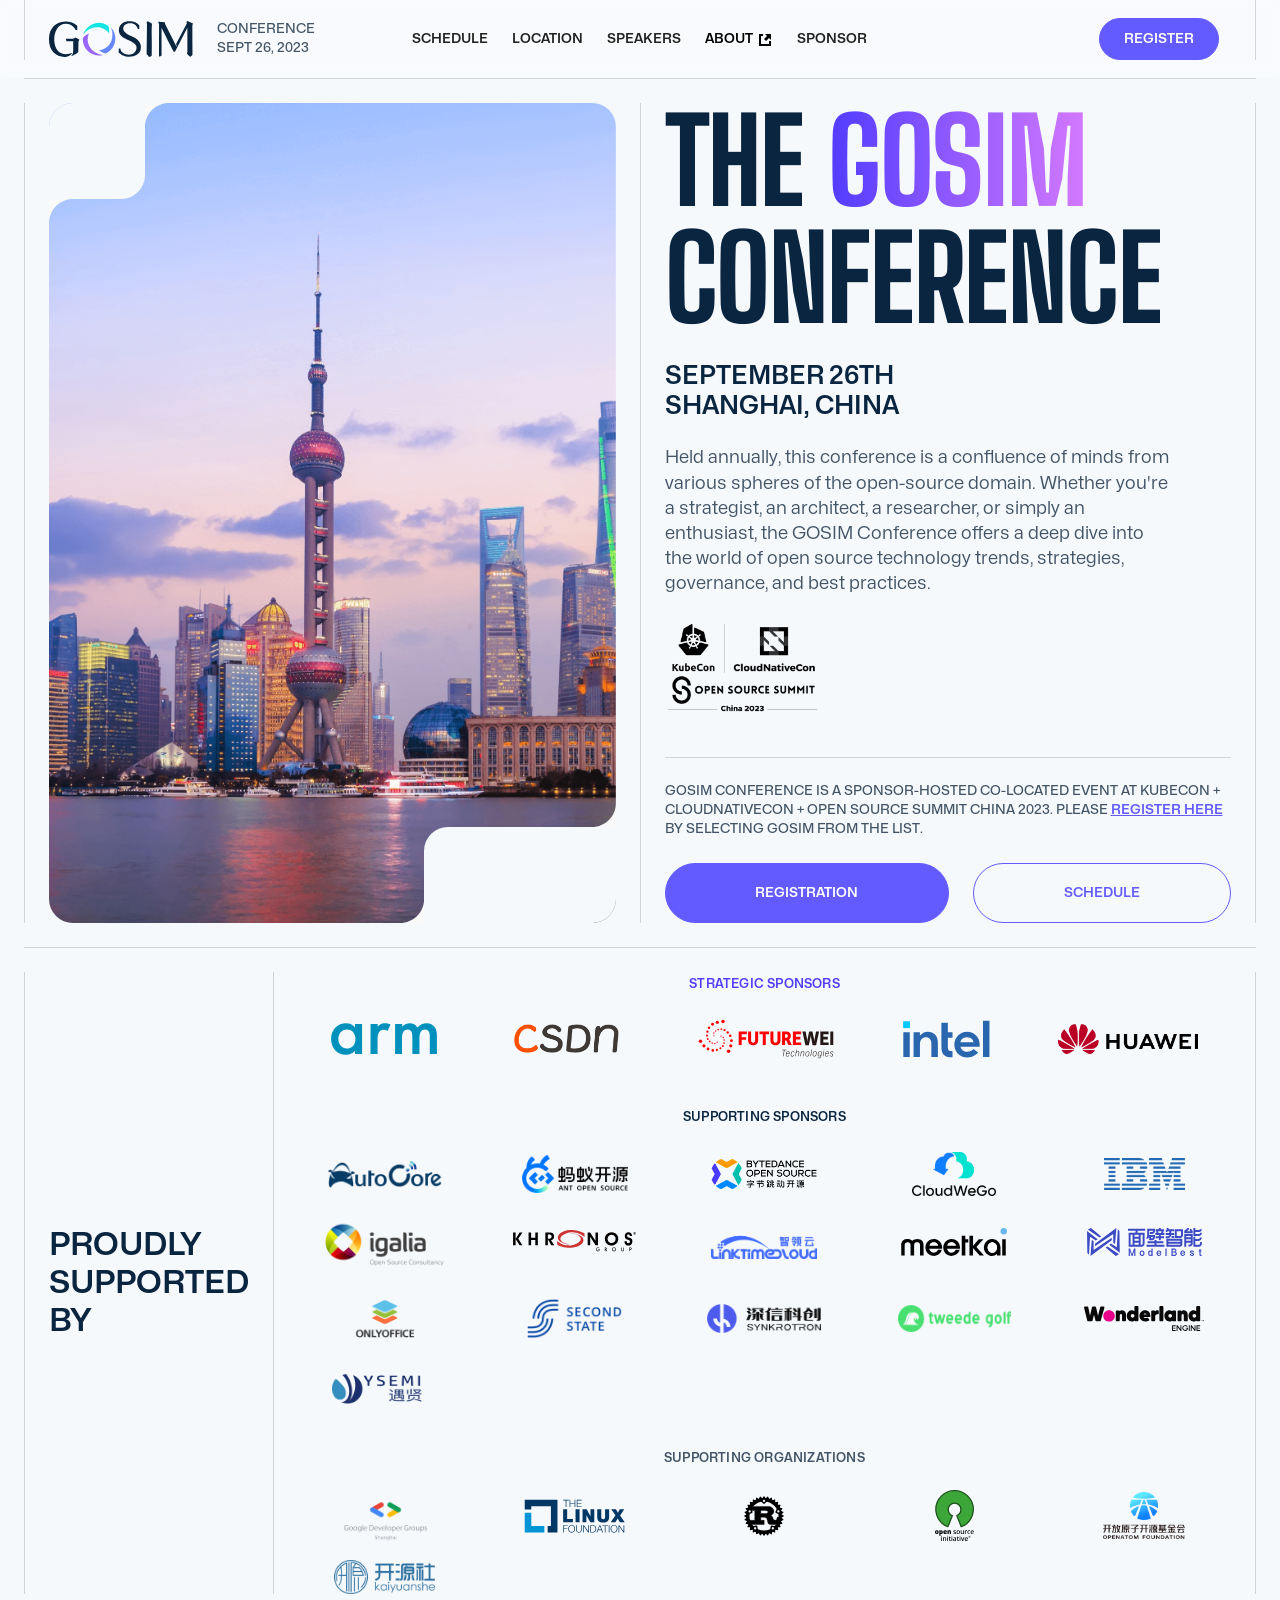
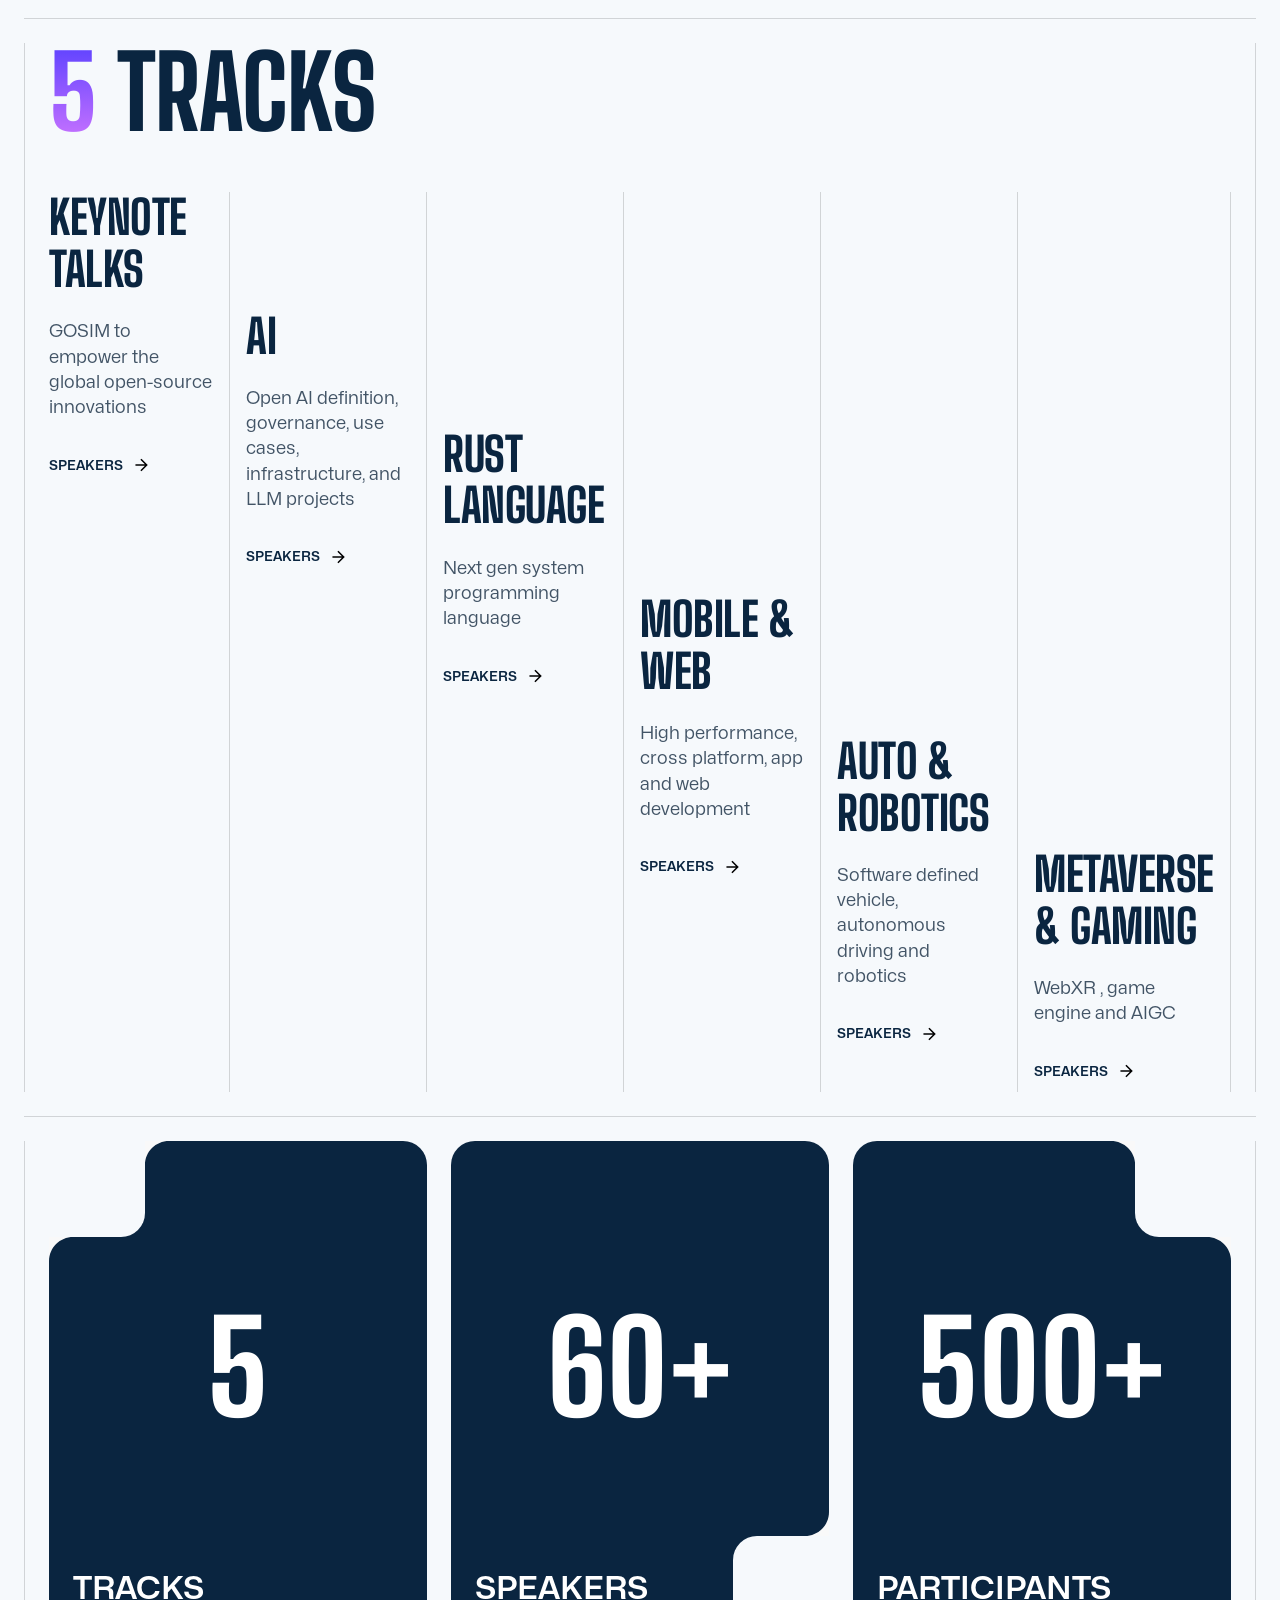
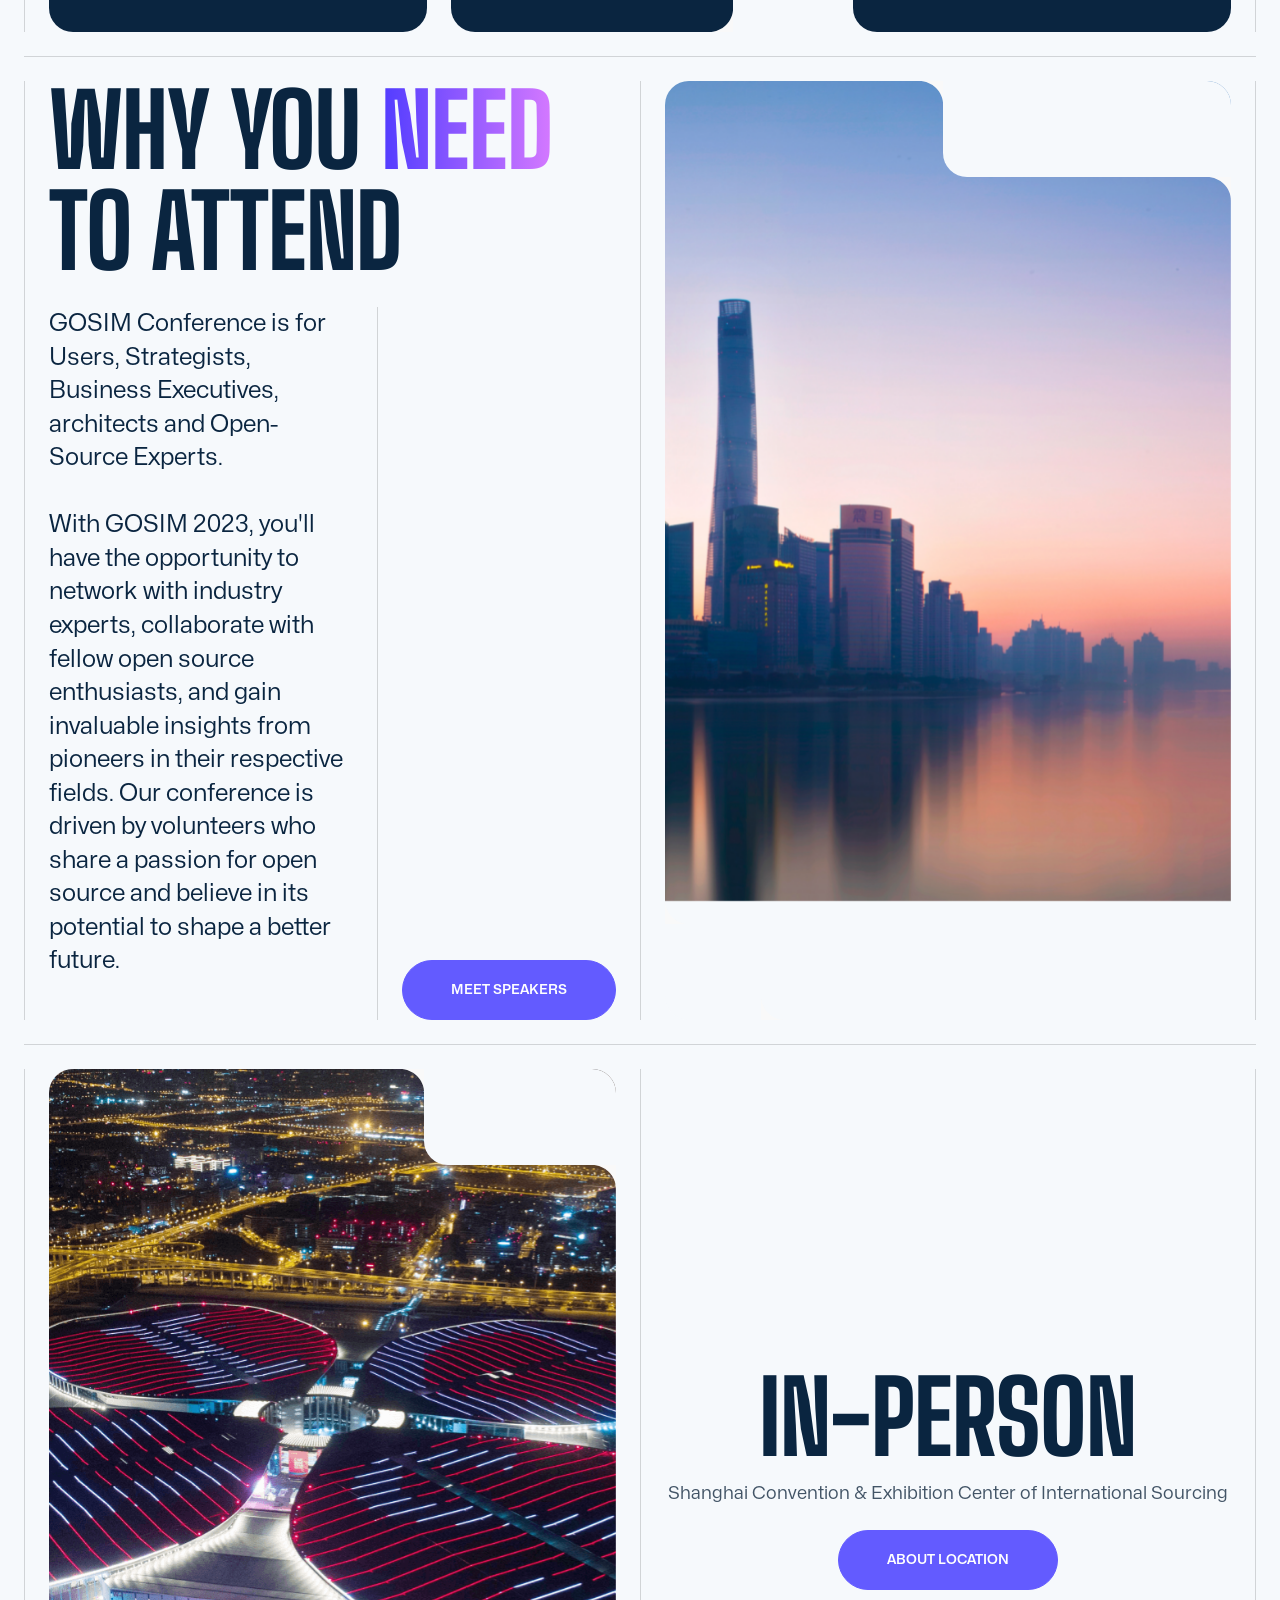
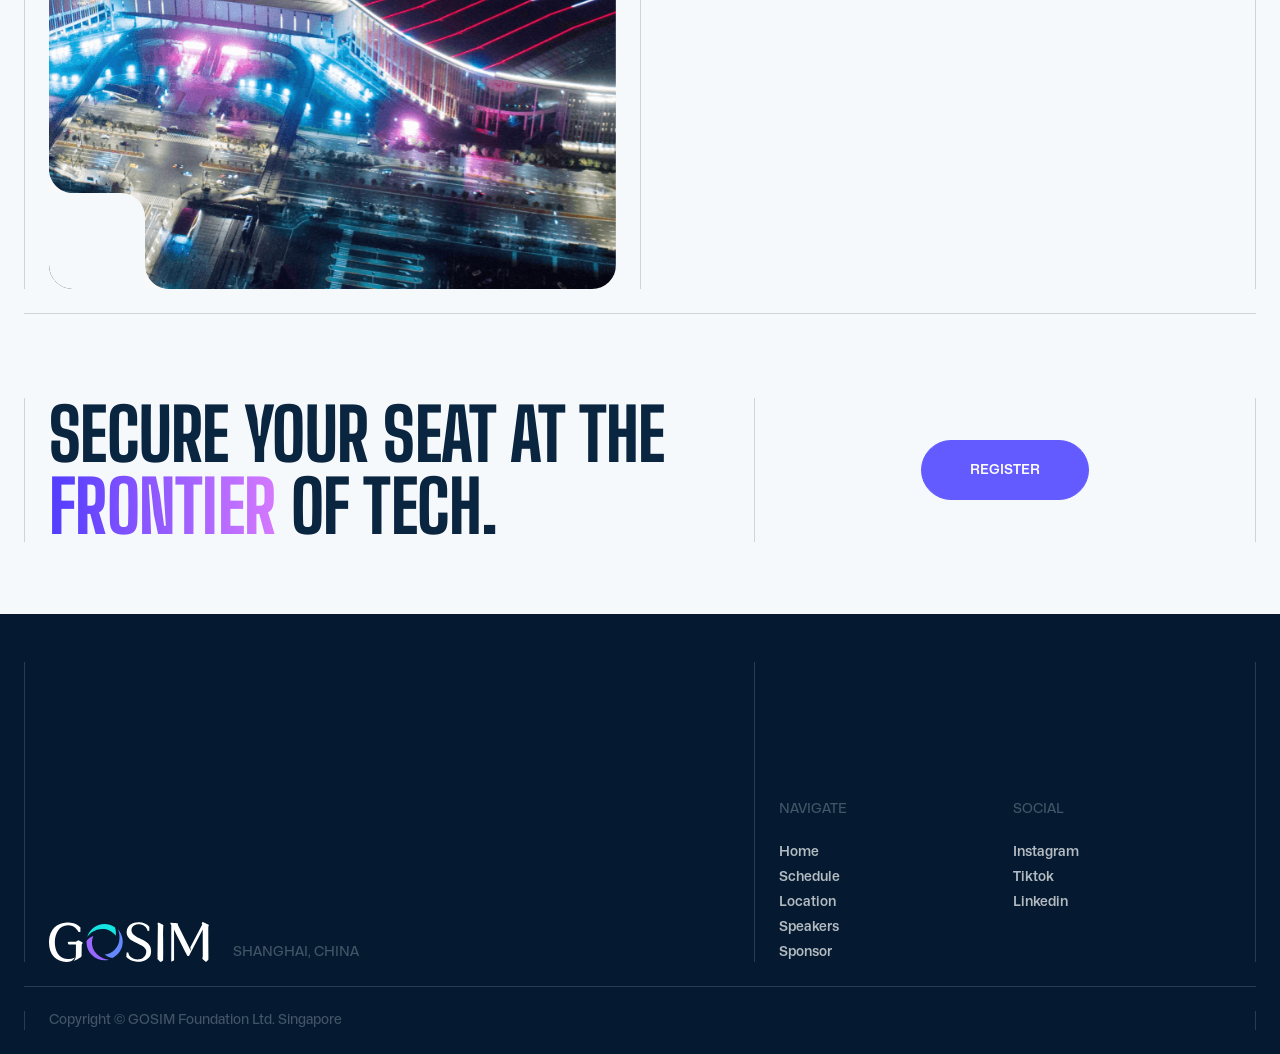
<file: index.html>
<!DOCTYPE html><!-- Last Published: Sat Apr 06 2024 01:32:18 GMT+0000 (Coordinated Universal Time) -->
<html data-wf-domain="conference2023.gosim.org" data-wf-page="64cb27d26b542a2d3aafcc16"
	data-wf-site="64cb27d16b542a2d3aafcbdd">

<head>
	<meta charset="utf-8" />
	<title>GOSIM Conference 2023 - Welcome</title>
	<meta content="GOSIM Conference 2023 - Welcome" property="og:title" />
	<meta content="GOSIM Conference 2023 - Welcome" property="twitter:title" />
	<meta content="width=device-width, initial-scale=1" name="viewport" />
	<link href="css/gosim-conference.css" rel="stylesheet" type="text/css" />
	<script
		type="text/javascript">!function (o, c) { var n = c.documentElement, t = " w-mod-"; n.className += t + "js", ("ontouchstart" in o || o.DocumentTouch && c instanceof DocumentTouch) && (n.className += t + "touch") }(window, document);</script>
	<link href="images/64df04108b62810ad6dc59b3_gosim-conference.png"
		rel="shortcut icon" type="image/x-icon" />
	<link href="images/64df04763ee10a7ce79408d1_gosim-256.png"
		rel="apple-touch-icon" />
	<style>
		body {
			-moz-osx-font-smoothing: grayscale;
			-webkit-font-smoothing: antialiased;
		}

		select,
		input,
		textarea {
			-webkit-appearance: none;
		}
	</style>
</head>

<body>
	<div class="page-wrapper">
		<div class="navbar-wrapper">
			<div class="container---main">
				<div data-animation="default" data-collapse="medium" data-duration="400" data-easing="ease"
					data-easing2="ease" role="banner" class="navbar w-nav">
					<div class="navbar-row">
						<div class="navbar-left">
							<a href="index.html" aria-current="page" class="brand w-nav-brand w--current"><img alt=""
									height="Auto"
									src="images/64d446e209b4d873d9518343_gosim-logo2.svg"
									class="logo logo-header" /></a>
							<div class="small-text navbar-date">Conference<br />SEPT 26, 2023</div>
						</div>
						<nav role="navigation" class="nav-menu w-nav-menu">
							<a href="schedule.html" class="nav-link w-nav-link">schedule</a><a href="location.html"
								class="nav-link w-nav-link">location</a><a href="speakers.html"
								class="nav-link w-nav-link">Speakers</a>
							<a href="https://www.gosim.org/" target="_blank"
								class="nav-link nav-link__flex w-inline-block">
								<div>About</div>
								<div class="external-icon"></div>
							</a>
							<a href="sponsors.html" class="nav-link w-nav-link">sponsor</a>
						</nav>
						<div class="div-block-7 sdf23">
							<a href="https://www.lfasiallc.com/kubecon-cloudnativecon-open-source-summit-china/register/"
								target="_blank" class="button small header-btn w-inline-block">
								<div>Register</div>
							</a>
							<div class="language"></div>
							<div class="menu-button w-nav-button">
								<div class="menu-button-wrapper">
									<div class="menu-button-horziontal">
										<div class="menu-button-horizontal-line line-1"></div>
										<div class="menu-button-horizontal-line line-2"></div>
										<div class="menu-button-horizontal-line line-3"></div>
									</div>
									<div class="menu-button-cross">
										<div class="menu-button-cross-line line-1"></div>
										<div class="menu-button-cross-line line-2"></div>
									</div>
								</div>
							</div>
						</div>
					</div>
				</div>
			</div>
		</div>
		<div class="content-wrapper">
			<div class="horizontal-line"></div>
			<div class="container---main">
				<div class="section-inner">
					<div class="image-wrapper">
						<div class="tall-image img-home"></div>
						<div class="corner-graphic">
							<div class="corner-graphic-top">
								<div class="corner-graphic-polygon"></div>
								<img src="images/64cb27d26b542a2d3aafccaa_rounded-corner.svg"
									alt="" class="graphic-round-1" />
							</div>
							<img src="images/64cb27d26b542a2d3aafccaa_rounded-corner.svg"
								alt="" class="graphic-round-1" />
						</div>
						<div class="corner-graphic bottom-right">
							<div class="corner-graphic-top">
								<div class="corner-graphic-polygon wide"></div>
								<img src="images/64cb27d26b542a2d3aafccaa_rounded-corner.svg"
									alt="" class="graphic-round-1" />
							</div>
							<img src="images/64cb27d26b542a2d3aafccaa_rounded-corner.svg"
								alt="" class="graphic-round-1" />
						</div>
					</div>
					<div class="vertical-line"></div>
					<div class="justify-between">
						<div id="w-node-_2f3799e2-8b86-96f6-924d-34a1fda5ce8c-3aafcc16" class="rows">
							<h1 id="w-node-bc605cec-be34-5eda-a3c0-f28c8a961059-3aafcc16">the <span
									class="text-span">gosim</span> <br />Conference</h1>
							<h4 class="dasd12">September 26th<br />Shanghai, China</h4>
							<div id="w-node-c1ba0d57-cc5a-7c31-63dd-714dafd540ff-3aafcc16" class="text-block">Held
								annually, this conference is a confluence of minds from various spheres of the
								open-source domain. Whether you&#x27;re a strategist, an architect, a researcher, or
								simply an enthusiast, the GOSIM Conference offers a deep dive into the world of open
								source technology trends, strategies, governance, and best practices.<br /></div>
							<div class="logos-wrapper">
								<div class="logo-row">
									<div class="logo-wrapper sdf3"><img
											src="images/64e56a18befa6173b980d358_kccnc-oss-china-2023-black.png"
											srcset="images/64e56a18befa6173b980d358_kccnc-oss-china-2023-black-p-500.png 500w, images/64e56a18befa6173b980d358_kccnc-oss-china-2023-black-p-800.png 800w, images/64e56a18befa6173b980d358_kccnc-oss-china-2023-black-p-1080.png 1080w, images/64e56a18befa6173b980d358_kccnc-oss-china-2023-black-p-1600.png 1600w, images/64e56a18befa6173b980d358_kccnc-oss-china-2023-black-p-2000.png 2000w, images/64e56a18befa6173b980d358_kccnc-oss-china-2023-black.png 2559w"
											sizes="(max-width: 479px) 155px, (max-width: 767px) 29vw, 155px" width="155"
											alt="" class="image" /></div>
								</div>
							</div>
						</div>
						<div id="w-node-_2f3799e2-8b86-96f6-924d-34a1fda5ce91-3aafcc16" class="rows">
							<div class="horizontal-line"></div>
							<div id="w-node-_38186dcc-29b6-18a8-ed78-b63f4bc2af56-3aafcc16" class="div-block-4">
								<div class="small-text">GOSIM Conference is a Sponsor-hosted Co-located Event at KubeCon
									+ CloudNativeCon + Open Source Summit China 2023. Please <a
										href="https://www.lfasiallc.com/kubecon-cloudnativecon-open-source-summit-china/co-located-events/sponsor-hosted-co-located-events/"
										target="_blank" class="link-2">register here</a> By selecting GOSIM from the
									list.<br /></div>
							</div>
							<div id="w-node-_2f3799e2-8b86-96f6-924d-34a1fda5ce93-3aafcc16" class="columns hero-action">
								<div class="vertical-line lkje2"></div>
								<a href="https://www.lfasiallc.com/kubecon-cloudnativecon-open-source-summit-china/register/"
									target="_blank" class="button hero-button w-inline-block">
									<div>RegistRATION</div>
								</a>
								<a href="schedule.html" class="button bordered hero-button w-inline-block">
									<div>Schedule</div>
								</a>
							</div>
						</div>
					</div>
				</div>
			</div>
			<div class="horizontal-line"></div>
			<div class="container---main">
				<div class="section-inner sponsors">
					<h4>proudly<br />Supported<br />by</h4>
					<div class="vertical-line"></div>
					<div class="vert-flex">
						<div class="text-block-4 ds2"><span class="text-span-8">strategic Sponsors</span></div>
						<div class="logos-wrapper">
							<div class="logo-row jlkjlk">
								<div class="logo-wrapper"><a href="https://www.arm.com/" target="_blank"
										class="w-inline-block"><img
											src="images/64d465bc8454ba4abb21b5c9_Arm_logo_2017.svg"
											alt="" width="106" /></a></div>
								<div class="logo-wrapper"><a href="https://www.csdn.net/" target="_blank"
										class="w-inline-block"><img
											src="images/64dc3a01fec90a680eb86ec8_db56efec562bcb37ff89843d5a217dd4.png"
											srcset="images/64dc3a01fec90a680eb86ec8_db56efec562bcb37ff89843d5a217dd4-p-500.png 500w, images/64dc3a01fec90a680eb86ec8_db56efec562bcb37ff89843d5a217dd4.png 745w"
											width="126" sizes="(max-width: 479px) 35vw, (max-width: 767px) 23vw, 126px"
											alt="" /></a></div>
								<div class="logo-wrapper"><a href="https://www.futurewei.com/" target="_blank"
										class="w-inline-block"><img
											src="images/64d465bc3583c11cf93c2e0f_futurewei-5-2.svg"
											alt="" width="140" /></a></div>
								<div class="logo-wrapper"><a href="https://www.intel.com/" target="_blank"
										class="w-inline-block"><img
											src="images/64ef9f66ef666476a27e1bc7_intel-logo-svg.svg"
											alt="" width="89" /></a></div>
								<div id="w-node-_83ffaf04-e34e-bdea-8ce4-99a552fdf5b1-3aafcc16" class="logo-wrapper"><a
										href="https://www.huawei.com/" target="_blank" class="w-inline-block"><img
											src="images/65041c95e40b8a3630ef8f6c_HW_CMYK_Horizontal-300ppi-removebg-preview.png"
											srcset="images/65041c95e40b8a3630ef8f6c_HW_CMYK_Horizontal-300ppi-removebg-preview-p-500.png 500w, images/65041c95e40b8a3630ef8f6c_HW_CMYK_Horizontal-300ppi-removebg-preview-p-800.png 800w, images/65041c95e40b8a3630ef8f6c_HW_CMYK_Horizontal-300ppi-removebg-preview.png 1069w"
											width="140"
											sizes="(max-width: 479px) 35vw, (max-width: 767px) 24vw, (max-width: 991px) 140px, (max-width: 1279px) 13vw, 140px"
											alt="" /></a></div>
							</div>
						</div>
						<div class="text-block-4">supporting Sponsors</div>
						<div class="logos-wrapper">
							<div class="logo-row dfsfd">
								<div class="logo-wrapper"><a href="#" class="w-inline-block"><img
											src="images/650403242f8baccfbbe1de6e_%E4%BC%81%E4%B8%9A%E5%BE%AE%E4%BF%A1%E6%88%AA%E5%9B%BE_16947615421629-removebg-preview.png"
											srcset="images/650403242f8baccfbbe1de6e_%E4%BC%81%E4%B8%9A%E5%BE%AE%E4%BF%A1%E6%88%AA%E5%9B%BE_16947615421629-removebg-preview-p-500.png 500w, images/650403242f8baccfbbe1de6e_%E4%BC%81%E4%B8%9A%E5%BE%AE%E4%BF%A1%E6%88%AA%E5%9B%BE_16947615421629-removebg-preview-p-800.png 800w, images/650403242f8baccfbbe1de6e_%E4%BC%81%E4%B8%9A%E5%BE%AE%E4%BF%A1%E6%88%AA%E5%9B%BE_16947615421629-removebg-preview.png 1032w"
											width="117" sizes="(max-width: 479px) 36vw, (max-width: 767px) 24vw, 117px"
											alt="" /></a></div>
								<div class="logo-wrapper"><a href="#" class="w-inline-block"><img
											src="images/64ed933e77a32a29681f040b_%E4%BC%81%E4%B8%9A%E5%BE%AE%E4%BF%A1%E6%88%AA%E5%9B%BE_d3243a0e-a6f8-498c-84ae-ee26c1a42503-removebg-preview.png"
											srcset="images/64ed933e77a32a29681f040b_%E4%BC%81%E4%B8%9A%E5%BE%AE%E4%BF%A1%E6%88%AA%E5%9B%BE_d3243a0e-a6f8-498c-84ae-ee26c1a42503-removebg-preview-p-500.png 500w, images/64ed933e77a32a29681f040b_%E4%BC%81%E4%B8%9A%E5%BE%AE%E4%BF%A1%E6%88%AA%E5%9B%BE_d3243a0e-a6f8-498c-84ae-ee26c1a42503-removebg-preview-p-800.png 800w, images/64ed933e77a32a29681f040b_%E4%BC%81%E4%B8%9A%E5%BE%AE%E4%BF%A1%E6%88%AA%E5%9B%BE_d3243a0e-a6f8-498c-84ae-ee26c1a42503-removebg-preview.png 836w"
											width="106" sizes="(max-width: 479px) 36vw, 106px" alt="" /></a></div>
								<div class="logo-wrapper"><a href="#" class="w-inline-block"><img
											src="images/650400fcf145b2e745271fc2_482b5fef88c8b5d8b8e609c243f73ef-removebg-preview.png"
											srcset="images/650400fcf145b2e745271fc2_482b5fef88c8b5d8b8e609c243f73ef-removebg-preview-p-500.png 500w, images/650400fcf145b2e745271fc2_482b5fef88c8b5d8b8e609c243f73ef-removebg-preview.png 777w"
											width="134"
											sizes="(max-width: 479px) 36vw, (max-width: 767px) 25vw, (max-width: 991px) 134px, (max-width: 1279px) 12vw, 134px"
											alt="" /></a></div>
								<div class="logo-wrapper"><a href="#" class="w-inline-block"><img
											src="images/65040159419b5767784d185a_%E5%B8%A6%E5%AD%97%E7%AB%96%E5%90%91%EF%BC%88%E5%BD%A9logo+%E9%BB%91%E5%AD%97%EF%BC%89.png"
											srcset="images/65040159419b5767784d185a_%E5%B8%A6%E5%AD%97%E7%AB%96%E5%90%91%EF%BC%88%E5%BD%A9logo+%E9%BB%91%E5%AD%97%EF%BC%89-p-500.png 500w, images/65040159419b5767784d185a_%E5%B8%A6%E5%AD%97%E7%AB%96%E5%90%91%EF%BC%88%E5%BD%A9logo+%E9%BB%91%E5%AD%97%EF%BC%89-p-800.png 800w, images/65040159419b5767784d185a_%E5%B8%A6%E5%AD%97%E7%AB%96%E5%90%91%EF%BC%88%E5%BD%A9logo+%E9%BB%91%E5%AD%97%EF%BC%89-p-1080.png 1080w, images/65040159419b5767784d185a_%E5%B8%A6%E5%AD%97%E7%AB%96%E5%90%91%EF%BC%88%E5%BD%A9logo+%E9%BB%91%E5%AD%97%EF%BC%89.png 1509w"
											width="84" sizes="(max-width: 479px) 36vw, 84px" alt="" /></a></div>
								<div class="logo-wrapper"><a href="#" class="w-inline-block"><img
											src="images/65090fee64dd027e69bd8de8_IBM-removebg-preview.png"
											srcset="images/65090fee64dd027e69bd8de8_IBM-removebg-preview-p-500.png 500w, images/65090fee64dd027e69bd8de8_IBM-removebg-preview.png 790w"
											width="81"
											sizes="(max-width: 479px) 35vw, (max-width: 1279px) 81px, (max-width: 1439px) 6vw, 81px"
											alt="" /></a></div>
								<div class="logo-wrapper"><a href="https://www.igalia.com/" target="_blank"
										class="w-inline-block"><img
											src="images/65041cf38d3a51635ba66c9a_igalia-tagline_-_500px_-_RGB_-_Feb23-removebg-preview.png"
											srcset="images/65041cf38d3a51635ba66c9a_igalia-tagline_-_500px_-_RGB_-_Feb23-removebg-preview-p-500.png 500w, images/65041cf38d3a51635ba66c9a_igalia-tagline_-_500px_-_RGB_-_Feb23-removebg-preview.png 784w"
											width="119"
											sizes="(max-width: 479px) 36vw, (max-width: 767px) 24vw, (max-width: 991px) 119px, (max-width: 1279px) 12vw, 119px"
											alt="" /></a></div>
								<div class="logo-wrapper"><a href="https://www.khronos.org/" target="_blank"
										class="w-inline-block"><img
											src="images/64efa1618fc14704eb5347ec_khronos1.svg"
											alt="" width="123" class="image-2" /></a></div>
								<div class="logo-wrapper"><a href="#" class="w-inline-block"><img
											src="images/64eda611198f685909b1942e_linktimecloud%20-logo(2).png"
											srcset="images/64eda611198f685909b1942e_linktimecloud%20-logo(2)-p-500.png 500w, images/64eda611198f685909b1942e_linktimecloud%20-logo(2)-p-800.png 800w, images/64eda611198f685909b1942e_linktimecloud%20-logo(2)-p-1080.png 1080w, images/64eda611198f685909b1942e_linktimecloud%20-logo(2)-p-1600.png 1600w, images/64eda611198f685909b1942e_linktimecloud%20-logo(2).png 1736w"
											width="106" sizes="(max-width: 479px) 36vw, 106px" alt=""
											class="image-2" /></a></div>
								<div class="logo-wrapper"><a href="https://meetkai.com/" target="_blank"
										class="w-inline-block"><img
											src="images/64d46779773cf65a9007b74f_meetkai.svg"
											alt="" width="106" /></a></div>
								<div class="logo-wrapper"><a href="https://modelbest.cn/" target="_blank"
										class="w-inline-block"><img
											src="images/64d46815067ab3cc7ba36b93_ModelBest%201.svg"
											alt="" width="115" /></a></div>
								<div class="logo-wrapper"><a href="#" class="w-inline-block"><img
											src="images/6504034cf145b2e745297d31_logo_center.png"
											srcset="images/6504034cf145b2e745297d31_logo_center-p-500.png 500w, images/6504034cf145b2e745297d31_logo_center.png 832w"
											width="118"
											sizes="(max-width: 479px) 36vw, (max-width: 767px) 24vw, (max-width: 991px) 118px, (max-width: 1279px) 12vw, 118px"
											alt="" /></a></div>
								<div class="logo-wrapper"><a href="https://www.secondstate.io/" target="_blank"
										class="w-inline-block"><img
											src="images/64e5677b2c5e18cbf2a67795_logo.png"
											alt="" width="97" /></a></div>
								<div class="logo-wrapper">
									<a href="https://www.synkrotron.ai/" target="_blank" class="w-inline-block"><img
											src="images/64e439a816a42ac570a5de71_%E6%B7%B1%E4%BF%A1%20%E6%8B%B7%E8%B4%9D.png"
											srcset="images/64e439a816a42ac570a5de71_%E6%B7%B1%E4%BF%A1%20%E6%8B%B7%E8%B4%9D-p-500.png 500w, images/64e439a816a42ac570a5de71_%E6%B7%B1%E4%BF%A1%20%E6%8B%B7%E8%B4%9D.png 546w"
											width="114" sizes="(max-width: 479px) 36vw, 114px" alt=""
											class="image-2" /></a>
								</div>
								<div class="logo-wrapper"><a href="https://tweedegolf.nl/en" target="_blank"
										class="w-inline-block"><img
											src="images/64e6b9096e6ad43bbf871a85_wecom-temp-35953-6d6b0a9a97e4c806acf3c3bb6ea783e3.png"
											srcset="images/64e6b9096e6ad43bbf871a85_wecom-temp-35953-6d6b0a9a97e4c806acf3c3bb6ea783e3-p-500.png 500w, images/64e6b9096e6ad43bbf871a85_wecom-temp-35953-6d6b0a9a97e4c806acf3c3bb6ea783e3-p-800.png 800w, images/64e6b9096e6ad43bbf871a85_wecom-temp-35953-6d6b0a9a97e4c806acf3c3bb6ea783e3-p-1080.png 1080w, images/64e6b9096e6ad43bbf871a85_wecom-temp-35953-6d6b0a9a97e4c806acf3c3bb6ea783e3.png 1401w"
											width="113" sizes="(max-width: 479px) 36vw, 113px" alt="" /></a></div>
								<div class="logo-wrapper"><a href="https://wonderlandengine.com/" target="_blank"
										class="w-inline-block"><img
											src="images/64d4678749a58717c10bf562_wonderland.svg"
											alt="" width="120" /></a></div>
								<div id="w-node-c7d0ed5d-faa3-fb26-8846-0ea4ad85a78d-3aafcc16" class="logo-wrapper"><a
										href="#" class="w-inline-block"><img
											src="images/650402cd08153b9e86ee2f28_%E9%81%87%E8%B4%A4logo.png"
											srcset="images/650402cd08153b9e86ee2f28_%E9%81%87%E8%B4%A4logo-p-500.png 500w, images/650402cd08153b9e86ee2f28_%E9%81%87%E8%B4%A4logo-p-800.png 800w, images/650402cd08153b9e86ee2f28_%E9%81%87%E8%B4%A4logo-p-1080.png 1080w, images/650402cd08153b9e86ee2f28_%E9%81%87%E8%B4%A4logo-p-1600.png 1600w, images/650402cd08153b9e86ee2f28_%E9%81%87%E8%B4%A4logo-p-2000.png 2000w, images/650402cd08153b9e86ee2f28_%E9%81%87%E8%B4%A4logo-p-2600.png 2600w, images/650402cd08153b9e86ee2f28_%E9%81%87%E8%B4%A4logo-p-3200.png 3200w, images/650402cd08153b9e86ee2f28_%E9%81%87%E8%B4%A4logo.png 3677w"
											width="106" sizes="(max-width: 479px) 36vw, 106px" alt="" /></a></div>
							</div>
						</div>
						<div class="text-block-4 pkl">supporting organizations</div>
						<div class="logos-wrapper">
							<div class="logo-row jlk4j3kl hidsak32">
								<div class="logo-wrapper"><img
										src="images/6509114e9356cfba3438cd4a_gd.png"
										alt="" width="110" /></div>
								<div class="logo-wrapper"><img
										src="images/64d481fba5aa881ed6b0d9ce_Linux_Foundation_logo_2013.svg"
										alt="" width="101" /></div>
								<div class="logo-wrapper"><img
										src="images/64d481fbcccc27a458f63f1f_Rust_programming_language_black_logo.svg"
										alt="" width="40" /></div>
								<div class="logo-wrapper"><img
										src="images/64d4875ec4a24c4c08dfb3e7_lkk23.svg"
										alt="" width="39" /></div>
								<div class="logo-wrapper"><img
										src="images/64d482003d16fe2d25790846_openatom.png"
										srcset="images/64d482003d16fe2d25790846_openatom-p-500.png 500w, images/64d482003d16fe2d25790846_openatom-p-800.png 800w, images/64d482003d16fe2d25790846_openatom-p-1080.png 1080w, images/64d482003d16fe2d25790846_openatom-p-1600.png 1600w, images/64d482003d16fe2d25790846_openatom-p-2000.png 2000w, images/64d482003d16fe2d25790846_openatom.png 3047w"
										width="82"
										sizes="(max-width: 479px) 34vw, (max-width: 1279px) 82px, (max-width: 1439px) 6vw, 82px"
										alt="" /></div>
								<div id="w-node-a3fe84a9-6290-2864-1f6c-21a167f71e0a-3aafcc16" class="logo-wrapper"><img
										src="images/64d4820010388009af4a1225_kaiyuanshe.png"
										srcset="images/64d4820010388009af4a1225_kaiyuanshe-p-500.png 500w, images/64d4820010388009af4a1225_kaiyuanshe.png 800w"
										width="101" sizes="(max-width: 479px) 35vw, 101px" alt="" /></div>
							</div>
						</div>
					</div>
				</div>
			</div>
			<div class="horizontal-line"></div>
			<div class="container---main">
				<div class="section-inner">
					<div id="w-node-_2f3799e2-8b86-96f6-924d-34a1fda5ceb8-3aafcc16" class="rows gap-1x">
						<h4 class="large-heading"><span class="text-span-2 sdf23">5</span> tracks</h4>
						<div class="image-wrapper">
							<div class="corner-graphic hide-on-mobile">
								<div class="corner-graphic-top">
									<div class="corner-graphic-polygon xwide"></div>
									<img src="images/64cb27d26b542a2d3aafccaa_rounded-corner.svg"
										alt="" class="graphic-round-1" />
								</div>
								<img src="images/64cb27d26b542a2d3aafccaa_rounded-corner.svg"
									alt="" class="graphic-round-1" />
							</div>
							<div class="corner-graphic bottom-right">
								<div class="corner-graphic-top">
									<div class="corner-graphic-polygon"></div>
									<img src="images/64cb27d26b542a2d3aafccaa_rounded-corner.svg"
										alt="" class="graphic-round-1" />
								</div>
								<img src="images/64cb27d26b542a2d3aafccaa_rounded-corner.svg"
									alt="" class="graphic-round-1" />
							</div>
						</div>
						<div id="w-node-_2f3799e2-8b86-96f6-924d-34a1fda5cebf-3aafcc16"
							class="columns gap-1x text home-mod">
							<a href="speakers.html#keynote" class="rows themes-row lkjj23 w-inline-block">
								<h4 class="medium-heading dfsdf lkj34">Keynote<br />Talks</h4>
								<div class="text-block-3">GOSIM to empower the global open-source innovations</div>
								<div class="button small btn-custom">
									<div>Speakers</div>
									<img src="images/64cb27d26b542a2d3aafcc58_interface-icon-arrow-right.svg"
										alt="" class="invert jkw" />
								</div>
							</a>
							<div class="vertical-line"></div>
							<a href="speakers.html#ai" class="rows themes-row sdfsd23 w-inline-block">
								<h4 class="medium-heading dfsdf lkj34">AI</h4>
								<div class="text-block-3">Open AI definition, governance, use cases, infrastructure, and
									LLM projects</div>
								<div class="button small btn-custom">
									<div>Speakers</div>
									<img src="images/64cb27d26b542a2d3aafcc58_interface-icon-arrow-right.svg"
										alt="" class="invert jkw" />
								</div>
							</a>
							<div class="vertical-line"></div>
							<a href="speakers.html#rust"
								class="rows themes-row align-center align-center__1 w-inline-block">
								<h4 class="medium-heading dfsdf lkj34">Rust Language</h4>
								<div class="text-block-3">Next gen system programming language</div>
								<div class="button small btn-custom">
									<div>Speakers</div>
									<img src="images/64cb27d26b542a2d3aafcc58_interface-icon-arrow-right.svg"
										alt="" class="invert jkw" />
								</div>
							</a>
							<div class="vertical-line"></div>
							<a href="speakers.html#mobile"
								class="rows themes-row align-center align-center__2 w-inline-block">
								<h4 class="medium-heading dfsdf lkj34">Mobile &amp; Web</h4>
								<div class="text-block-3">High performance, cross platform, app and web development
								</div>
								<div class="button small btn-custom">
									<div>Speakers</div>
									<img src="images/64cb27d26b542a2d3aafcc58_interface-icon-arrow-right.svg"
										alt="" class="invert jkw" />
								</div>
							</a>
							<div class="vertical-line"></div>
							<a href="speakers.html#auto"
								class="rows themes-row align-center align-center__3 w-inline-block">
								<h4 class="medium-heading dfsdf lkj34">Auto &amp; Robotics</h4>
								<div class="text-block-3">Software defined vehicle, autonomous driving and robotics
								</div>
								<div class="button small btn-custom">
									<div>Speakers</div>
									<img src="images/64cb27d26b542a2d3aafcc58_interface-icon-arrow-right.svg"
										alt="" class="invert jkw" />
								</div>
							</a>
							<div class="vertical-line"></div>
							<a href="speakers.html#metaverse" class="rows themes-row align-bottom w-inline-block">
								<h4 class="medium-heading dfsdf lkj34">MetaVerse &amp; Gaming</h4>
								<div class="text-block-3">WebXR , game engine and AIGC</div>
								<div class="button small btn-custom">
									<div>Speakers</div>
									<img src="images/64cb27d26b542a2d3aafcc58_interface-icon-arrow-right.svg"
										alt="" class="invert jkw" />
								</div>
							</a>
							<div class="vertical-line"></div>
						</div>
						<div id="w-node-_2f3799e2-8b86-96f6-924d-34a1fda5ced1-3aafcc16"
							class="columns themes-action keep">
							<a href="#" class="button bordered hero-button w-inline-block">
								<div>日程安排</div>
								<div id="w-node-_2f3799e2-8b86-96f6-924d-34a1fda5ced6-3aafcc16">Schedule</div>
							</a>
							<a href="#" class="button hero-button w-inline-block">
								<div>活动注册</div>
								<div id="w-node-_2f3799e2-8b86-96f6-924d-34a1fda5ced9-3aafcc16">Register</div>
							</a>
						</div>
					</div>
				</div>
			</div>
			<div class="horizontal-line"></div>
			<div class="container---main">
				<div class="section-inner">
					<div class="metric-box _1">
						<div id="w-node-_2f3799e2-8b86-96f6-924d-34a1fda5cedf-3aafcc16" class="metric-text">5</div>
						<h4>Tracks</h4>
						<div class="corner-graphic">
							<div class="corner-graphic-top">
								<div class="corner-graphic-polygon"></div>
								<img src="images/64cb27d26b542a2d3aafccaa_rounded-corner.svg"
									alt="" class="graphic-round-1" />
							</div>
							<img src="images/64cb27d26b542a2d3aafccaa_rounded-corner.svg"
								alt="" class="graphic-round-1" />
						</div>
					</div>
					<div class="metric-box _2">
						<div id="w-node-_2f3799e2-8b86-96f6-924d-34a1fda5cee5-3aafcc16" class="metric-text">60+</div>
						<h4>speakers</h4>
						<div class="corner-graphic bottom-right">
							<div class="corner-graphic-top">
								<div class="corner-graphic-polygon"></div>
								<img src="images/64cb27d26b542a2d3aafccaa_rounded-corner.svg"
									alt="" class="graphic-round-1" />
							</div>
							<img src="images/64cb27d26b542a2d3aafccaa_rounded-corner.svg"
								alt="" class="graphic-round-1" />
						</div>
					</div>
					<div class="metric-box _3">
						<div id="w-node-_2f3799e2-8b86-96f6-924d-34a1fda5ceeb-3aafcc16" class="metric-text">500+</div>
						<h4>participants</h4>
						<div class="corner-graphic top-right">
							<div class="corner-graphic-top">
								<div class="corner-graphic-polygon"></div>
								<img src="images/64cb27d26b542a2d3aafccaa_rounded-corner.svg"
									alt="" class="graphic-round-1" />
							</div>
							<img src="images/64cb27d26b542a2d3aafccaa_rounded-corner.svg"
								alt="" class="graphic-round-1" />
						</div>
					</div>
				</div>
			</div>
			<div class="horizontal-line"></div>
			<div class="container---main">
				<div class="section-inner">
					<div id="w-node-_2f3799e2-8b86-96f6-924d-34a1fda5cef4-3aafcc16" class="justify-between">
						<h4 class="large-heading">Why you <span class="text-span-4 wer23">need</span> to attend</h4>
						<div id="w-node-_2f3799e2-8b86-96f6-924d-34a1fda5cef7-3aafcc16" class="columns align-bottom">
							<div class="padded-bottom">
								<div id="w-node-_2f3799e2-8b86-96f6-924d-34a1fda5cef9-3aafcc16" class="large-text">GOSIM
									Conference is for Users, Strategists, Business Executives, architects and
									Open-Source Experts.<br /><br />With GOSIM 2023, you&#x27;ll have the opportunity to
									network with industry experts, collaborate with fellow open source enthusiasts, and
									gain invaluable insights from pioneers in their respective fields. Our conference is
									driven by volunteers who share a passion for open source and believe in its
									potential to shape a better future.</div>
							</div>
							<div class="vertical-line sd"></div>
							<a href="speakers.html" class="button w-inline-block">
								<div id="w-node-_2f3799e2-8b86-96f6-924d-34a1fda5cefd-3aafcc16">meet speakers</div>
							</a>
						</div>
					</div>
					<div class="vertical-line"></div>
					<div class="image-wrapper">
						<div class="tall-image placeholder jj32"></div>
						<div class="corner-graphic top-right">
							<div class="corner-graphic-top">
								<div class="corner-graphic-polygon xwide"></div>
								<img src="images/64cb27d26b542a2d3aafccaa_rounded-corner.svg"
									alt="" class="graphic-round-1" />
							</div>
							<img src="images/64cb27d26b542a2d3aafccaa_rounded-corner.svg"
								alt="" class="graphic-round-1" />
						</div>
						<div class="corner-graphic bottom-left">
							<div class="corner-graphic-top">
								<div class="corner-graphic-polygon"></div>
								<img src="images/64cb27d26b542a2d3aafccaa_rounded-corner.svg"
									alt="" class="graphic-round-1" />
							</div>
							<img src="images/64cb27d26b542a2d3aafccaa_rounded-corner.svg"
								alt="" class="graphic-round-1" />
						</div>
					</div>
				</div>
			</div>
			<div class="horizontal-line"></div>
			<div class="container---main">
				<div class="section-inner reverse-on-mobile">
					<div class="image-wrapper">
						<div class="tall-image img-loc"></div>
						<div class="corner-graphic bottom-left">
							<div class="corner-graphic-top">
								<div class="corner-graphic-polygon"></div>
								<img src="images/64cb27d26b542a2d3aafccaa_rounded-corner.svg"
									alt="" class="graphic-round-1" />
							</div>
							<img src="images/64cb27d26b542a2d3aafccaa_rounded-corner.svg"
								alt="" class="graphic-round-1" />
						</div>
						<div class="corner-graphic top-right">
							<div class="corner-graphic-top">
								<div class="corner-graphic-polygon wide"></div>
								<img src="images/64cb27d26b542a2d3aafccaa_rounded-corner.svg"
									alt="" class="graphic-round-1" />
							</div>
							<img src="images/64cb27d26b542a2d3aafccaa_rounded-corner.svg"
								alt="" class="graphic-round-1" />
						</div>
					</div>
					<div class="vertical-line"></div>
					<div id="w-node-_2f3799e2-8b86-96f6-924d-34a1fda5cf0c-3aafcc16"
						class="rows justify-center text-center">
						<div id="w-node-_2f3799e2-8b86-96f6-924d-34a1fda5cf0d-3aafcc16" class="rows gap-0-5x">
							<h4 class="large-heading">In-Person</h4>
							<div id="w-node-a075446e-01e6-5ae6-6756-28d96855d325-3aafcc16" class="text-block sdfd32">
								Shanghai Convention &amp; Exhibition Center of International Sourcing<br /></div>
						</div>
						<a href="location.html" class="button w-inline-block">
							<div id="w-node-_2f3799e2-8b86-96f6-924d-34a1fda5cf13-3aafcc16">about location</div>
						</a>
					</div>
				</div>
			</div>
			<div class="horizontal-line"></div>
			<div class="container---main">
				<div class="section-inner cta kjh23432">
					<div class="grow-wrapper sticky kjh234">
						<div class="container---m">
							<h4 class="large-heading cta-heading jhkj23">Secure your seat at the <span
									class="text-span-5 dfaf2323">frontier</span> of Tech.<br /></h4>
						</div>
					</div>
					<div class="vertical-line"></div>
					<div class="container---xs">
						<div id="w-node-eb937ab9-228d-7eda-45f0-d553d46ec7ab-d46ec7a1" class="rows">
							<div id="w-node-eb937ab9-228d-7eda-45f0-d553d46ec7ae-d46ec7a1" class="columns cta-action">
								<a href="https://www.lfasiallc.com/kubecon-cloudnativecon-open-source-summit-china/register/"
									target="_blank" class="button grow-on-mobile w-inline-block">
									<div id="w-node-eb937ab9-228d-7eda-45f0-d553d46ec7b5-d46ec7a1">Register</div>
								</a>
							</div>
						</div>
					</div>
				</div>
			</div>
		</div>
		<div class="footer footer-2">
			<div class="content-wrapper inside-footer">
				<div class="container---main"></div>
				<div class="container---main">
					<div class="section-inner white footer-section">
						<div class="footer-logo-wrapper">
							<a href="index.html" aria-current="page" class="w-inline-block w--current"><img
									src="images/64d446f40eec1ae8e96eb525_gosim-logo3.svg"
									height="40" alt="" class="footer-logo" /></a>
							<div id="w-node-_8a100751-ddef-9004-6642-ffcc91b5598f-55b37658" class="small-text">Shanghai,
								China</div>
						</div>
						<div class="vertical-line white"></div>
						<div class="container---xs align-bottom">
							<div id="w-node-_8a100751-ddef-9004-6642-ffcc91b55993-55b37658" class="footer-menus">
								<div id="w-node-_8a100751-ddef-9004-6642-ffcc91b55994-55b37658" class="rows gap-1x">
									<div id="w-node-_8a100751-ddef-9004-6642-ffcc91b55995-55b37658" class="small-text">
										navigate</div>
									<div id="w-node-_8a100751-ddef-9004-6642-ffcc91b55997-55b37658"
										class="rows gap-0-25x"><a
											id="w-node-_9cc45a84-95fc-fdb2-fe8b-217ff8e7df74-55b37658" href="index.html"
											aria-current="page"
											class="small-text normal-case white-link w--current">Home</a><a
											id="w-node-_1303380b-5d26-c5a9-0b40-1696494ab599-55b37658"
											href="schedule.html"
											class="small-text normal-case white-link">Schedule</a><a
											id="w-node-_6973971d-d66f-5f21-a5c6-f97015172f15-55b37658"
											href="location.html"
											class="small-text normal-case white-link">Location</a><a
											id="w-node-_3e1a1183-3f50-4a25-52dc-7e65e940fb58-55b37658"
											href="speakers.html"
											class="small-text normal-case white-link">Speakers</a><a
											id="w-node-_86313176-268a-595e-0d69-5a6b999082b8-55b37658"
											href="sponsors.html" class="small-text normal-case white-link">Sponsor</a>
									</div>
								</div>
								<div id="w-node-_72753ad2-0c0c-5287-6d6d-2903b2a9b1f5-55b37658" class="rows gap-1x">
									<div id="w-node-_72753ad2-0c0c-5287-6d6d-2903b2a9b1f6-55b37658" class="small-text">
										SOCIAL</div>
									<div id="w-node-_72753ad2-0c0c-5287-6d6d-2903b2a9b1f8-55b37658"
										class="rows gap-0-25x"><a
											id="w-node-_72753ad2-0c0c-5287-6d6d-2903b2a9b1f9-55b37658" href="#"
											class="small-text normal-case white-link">Instagram</a><a
											id="w-node-_72753ad2-0c0c-5287-6d6d-2903b2a9b1fb-55b37658" href="#"
											class="small-text normal-case white-link">Tiktok</a><a
											id="w-node-_72753ad2-0c0c-5287-6d6d-2903b2a9b1fd-55b37658" href="#"
											class="small-text normal-case white-link">Linkedin</a></div>
								</div>
							</div>
						</div>
					</div>
				</div>
				<div class="horizontal-line white"></div>
				<div class="container---main">
					<div class="section-inner white">
						<div class="footer-bottom">
							<div class="small-text normal-case muted">Copyright © GOSIM Foundation Ltd. Singapore</div>
						</div>
					</div>
				</div>
			</div>
		</div>
	</div>
	<div class="w-embed w-script">
	</div>
	<script
		src="js/jquery-3.5.1.js"
		type="text/javascript"></script>
	<script src="js/gosim-conference.js"
		type="text/javascript"></script>
</body>

</html>
</file>
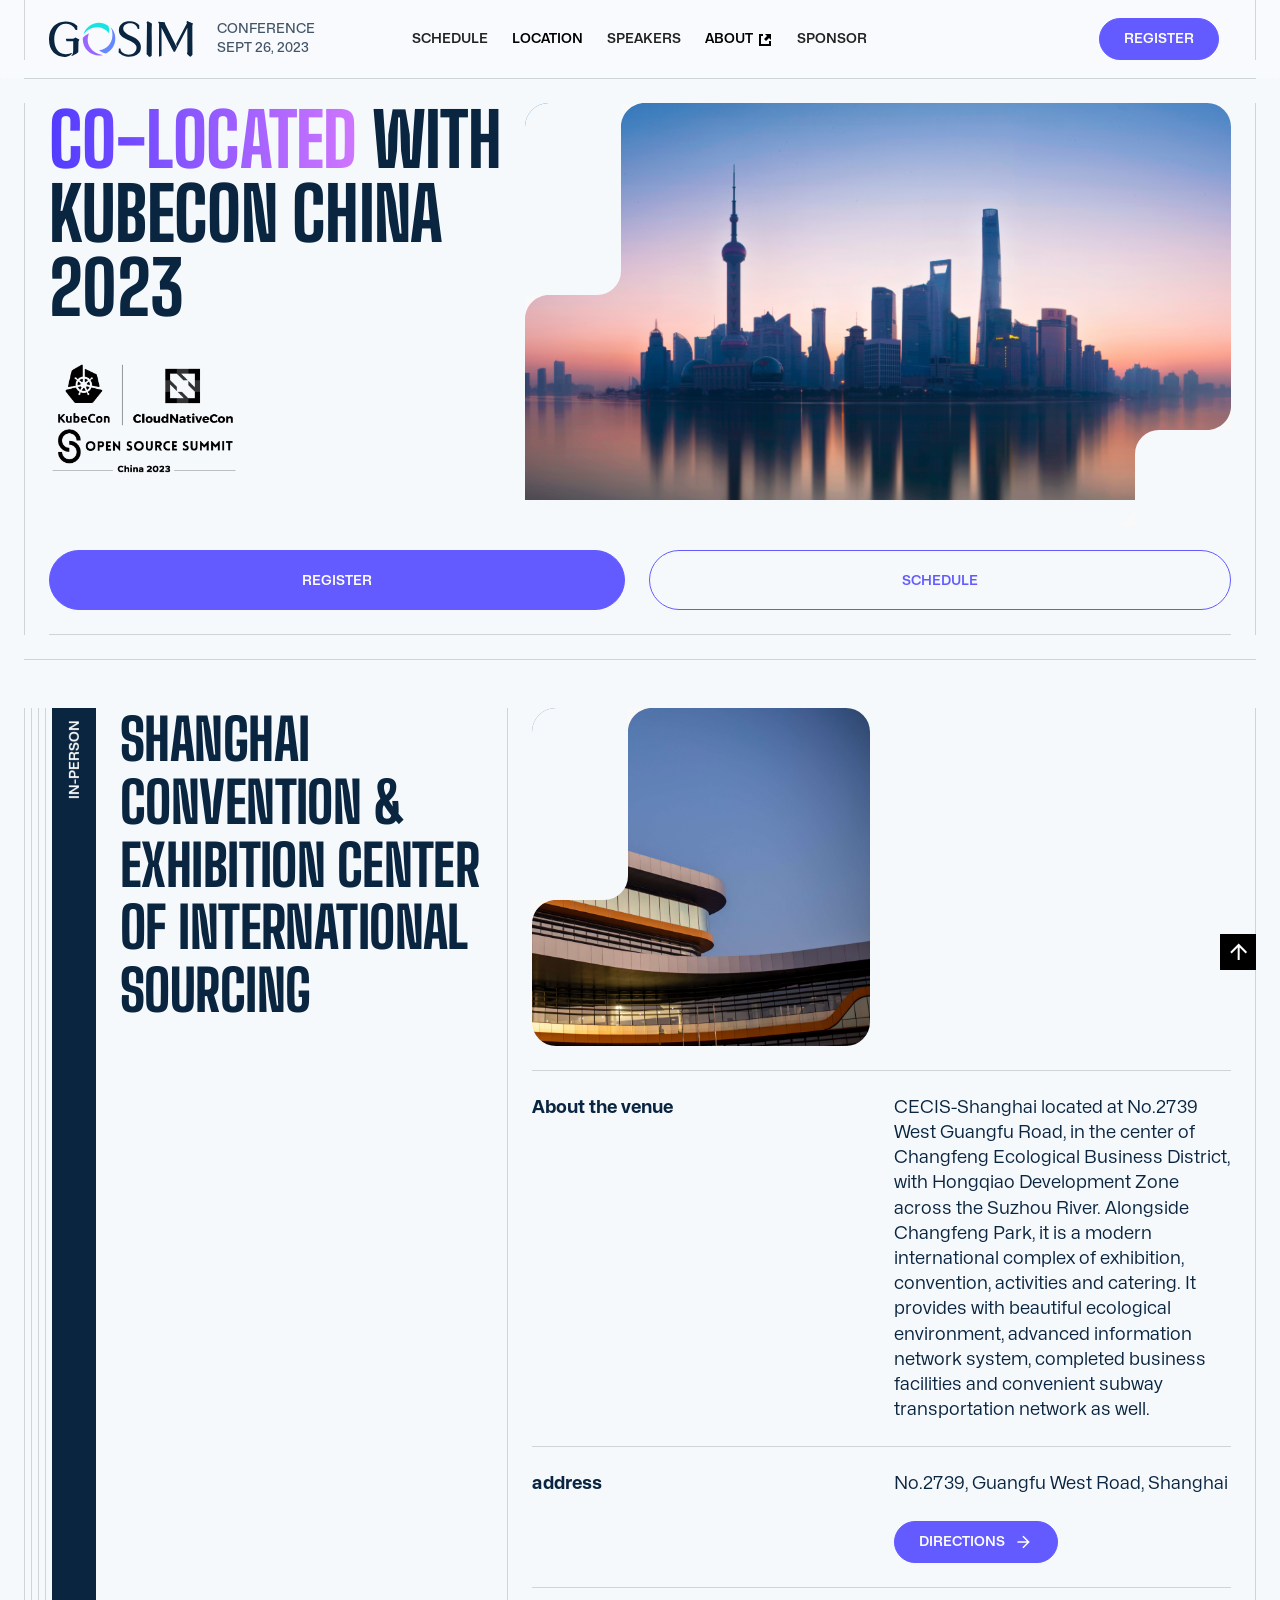
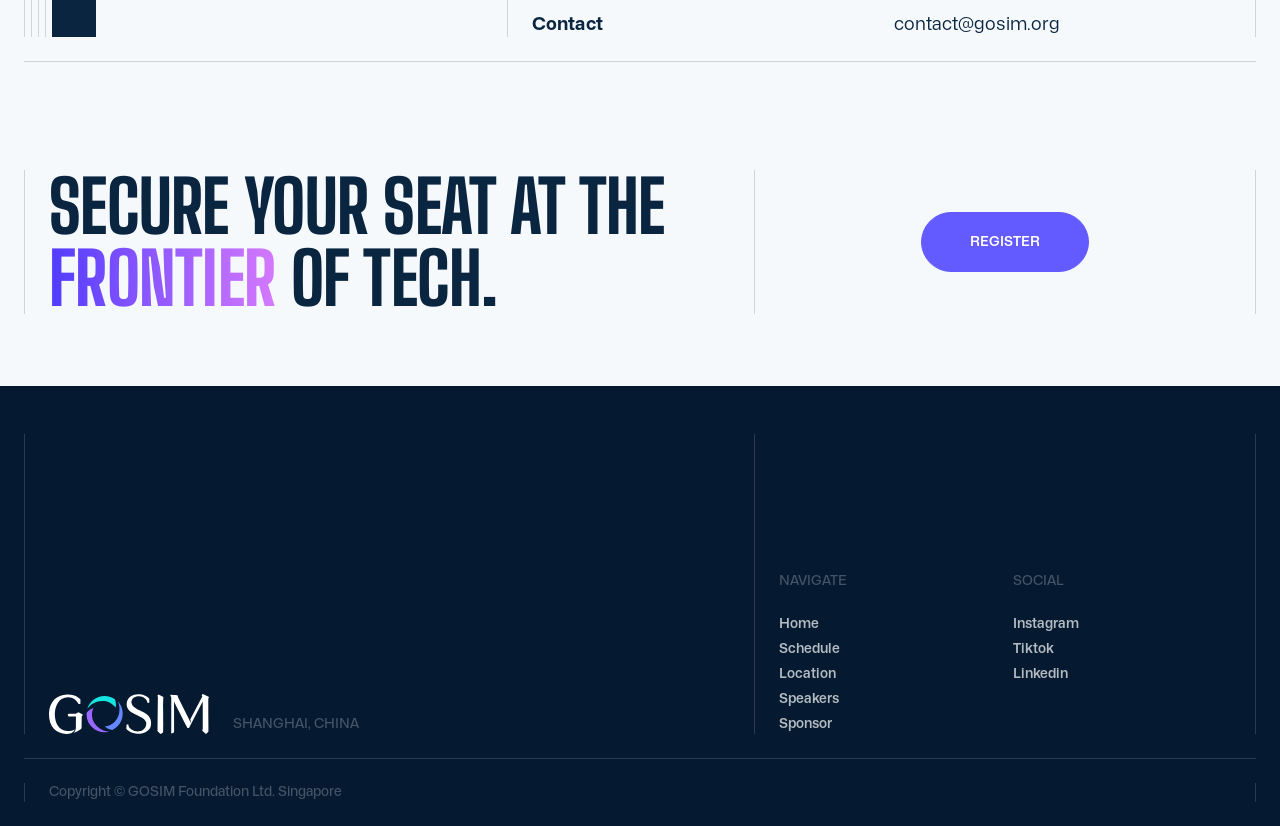
<file: location.html>
<!DOCTYPE html><!-- Last Published: Sat Apr 06 2024 01:32:18 GMT+0000 (Coordinated Universal Time) -->
<html data-wf-domain="conference2023.gosim.org" data-wf-page="64cb27d26b542a2d3aafcc2c"
	data-wf-site="64cb27d16b542a2d3aafcbdd">

<head>
	<meta charset="utf-8" />
	<title>GOSIM Conference 2023 - Location</title>
	<meta content="GOSIM Conference 2023 - Location" property="og:title" />
	<meta content="GOSIM Conference 2023 - Location" property="twitter:title" />
	<meta content="width=device-width, initial-scale=1" name="viewport" />
	<link href="css/gosim-conference.css"
		rel="stylesheet" type="text/css" />
	<script
		type="text/javascript">!function (o, c) { var n = c.documentElement, t = " w-mod-"; n.className += t + "js", ("ontouchstart" in o || o.DocumentTouch && c instanceof DocumentTouch) && (n.className += t + "touch") }(window, document);</script>
	<link href="images/64df04108b62810ad6dc59b3_gosim-conference.png"
		rel="shortcut icon" type="image/x-icon" />
	<link href="images/64df04763ee10a7ce79408d1_gosim-256.png"
		rel="apple-touch-icon" />
	<style>
		body {
			-moz-osx-font-smoothing: grayscale;
			-webkit-font-smoothing: antialiased;
		}

		select,
		input,
		textarea {
			-webkit-appearance: none;
		}
	</style>
</head>

<body>
	<div class="page-wrapper">
		<div id="Top" class="back-to-top-container"><a href="#Top" class="back-to-top-button w-inline-block"><img
					src="images/64cb27d26b542a2d3aafcc44_interface-icon-arrow-up.svg"
					alt="" class="invert" /></a></div>
		<div class="navbar-wrapper">
			<div class="container---main">
				<div data-animation="default" data-collapse="medium" data-duration="400" data-easing="ease"
					data-easing2="ease" role="banner" class="navbar w-nav">
					<div class="navbar-row">
						<div class="navbar-left">
							<a href="index.html" class="brand w-nav-brand"><img alt="" height="Auto"
									src="images/64d446e209b4d873d9518343_gosim-logo2.svg"
									class="logo logo-header" /></a>
							<div class="small-text navbar-date">Conference<br />SEPT 26, 2023</div>
						</div>
						<nav role="navigation" class="nav-menu w-nav-menu">
							<a href="schedule.html" class="nav-link w-nav-link">schedule</a><a href="location.html"
								aria-current="page" class="nav-link w-nav-link w--current">location</a><a
								href="speakers.html" class="nav-link w-nav-link">Speakers</a>
							<a href="https://www.gosim.org/" target="_blank"
								class="nav-link nav-link__flex w-inline-block">
								<div>About</div>
								<div class="external-icon"></div>
							</a>
							<a href="sponsors.html" class="nav-link w-nav-link">sponsor</a>
						</nav>
						<div class="div-block-7 sdf23">
							<a href="https://www.lfasiallc.com/kubecon-cloudnativecon-open-source-summit-china/register/"
								target="_blank" class="button small header-btn w-inline-block">
								<div>Register</div>
							</a>
							<div class="language"></div>
							<div class="menu-button w-nav-button">
								<div class="menu-button-wrapper">
									<div class="menu-button-horziontal">
										<div class="menu-button-horizontal-line line-1"></div>
										<div class="menu-button-horizontal-line line-2"></div>
										<div class="menu-button-horizontal-line line-3"></div>
									</div>
									<div class="menu-button-cross">
										<div class="menu-button-cross-line line-1"></div>
										<div class="menu-button-cross-line line-2"></div>
									</div>
								</div>
							</div>
						</div>
					</div>
				</div>
			</div>
		</div>
		<div class="content-wrapper">
			<div class="horizontal-line"></div>
			<div class="container---main">
				<div class="section-inner">
					<div id="w-node-_6ef75d6f-4a1e-4ae2-fe6e-b51e80b16e96-3aafcc2c" class="rows gap-1x">
						<div id="w-node-_6ef75d6f-4a1e-4ae2-fe6e-b51e80b16e97-3aafcc2c" class="columns title-columns">
							<div class="container---xs">
								<h4 class="large-heading lk3kj4"><span class="text-span-3">Co-located </span>with
									KubeCon china 2023</h4>
								<div class="div-block-5">
									<div class="div-block-6"></div>
								</div>
							</div>
							<div class="image-wrapper">
								<img src="images/64cd53a1631192c9741e3996_kk2.png"
									alt=""
									sizes="(max-width: 479px) 100vw, (max-width: 767px) 87vw, (max-width: 991px) 90vw, (max-width: 1279px) 55vw, (max-width: 1919px) 60vw, 926px"
									srcset="images/64cd53a1631192c9741e3996_kk2-p-500.png 500w images/64cd53a1631192c9741e3996_kk2-p-800.png 800w images/64cd53a1631192c9741e3996_kk2-p-1080.png 1080w images/64cd53a1631192c9741e3996_kk2.png 1600w"
									class="full-width" />
								<div class="corner-graphic bottom-right">
									<div class="corner-graphic-top">
										<div class="corner-graphic-polygon"></div>
										<img src="images/64cb27d26b542a2d3aafccaa_rounded-corner.svg"
											alt="" class="graphic-round-1" />
									</div>
									<img src="images/64cb27d26b542a2d3aafccaa_rounded-corner.svg"
										alt="" class="graphic-round-1" />
								</div>
								<div class="corner-graphic">
									<div class="corner-graphic-top">
										<div class="corner-graphic-polygon tall"></div>
										<img src="images/64cb27d26b542a2d3aafccaa_rounded-corner.svg"
											alt="" class="graphic-round-1" />
									</div>
									<img src="images/64cb27d26b542a2d3aafccaa_rounded-corner.svg"
										alt="" class="graphic-round-1" />
								</div>
							</div>
						</div>
						<div id="w-node-_6ef75d6f-4a1e-4ae2-fe6e-b51e80b16e9f-3aafcc2c"
							class="columns hero-action wide">
							<a href="https://www.lfasiallc.com/kubecon-cloudnativecon-open-source-summit-china/register/"
								target="_blank" class="button hero-button filled w-inline-block">
								<div id="w-node-_6ef75d6f-4a1e-4ae2-fe6e-b51e80b16ea4-3aafcc2c">Register</div>
							</a>
							<a href="schedule.html" class="button bordered hero-button w-inline-block">
								<div id="w-node-_6ef75d6f-4a1e-4ae2-fe6e-b51e80b16ea7-3aafcc2c">Schedule</div>
							</a>
						</div>
						<div class="vertical-line"></div>
					</div>
				</div>
			</div>
			<div class="horizontal-line"></div>
			<div class="container---main"></div>
			<div class="container---main">
				<div class="section-inner has-title">
					<div class="title-wrapper">
						<div class="title-graphic">
							<div class="vertical-line"></div>
							<div class="vertical-line"></div>
							<div class="vertical-line"></div>
							<div class="title titles-2">
								<div class="title-graphic-text-wrapper">
									<div id="w-node-_1ea0c6df-7e26-0909-4830-fcba250185d3-3aafcc2c"
										class="title-graphic-text">in-person</div>
								</div>
							</div>
						</div>
						<div class="title-text">
							<h4 class="medium-heading">Shanghai Convention &amp; Exhibition Center of International
								Sourcing</h4>
							<h4></h4>
						</div>
					</div>
					<div class="vertical-line"></div>
					<div id="w-node-_6ef75d6f-4a1e-4ae2-fe6e-b51e80b16ec0-3aafcc2c" class="rows gap-1x">
						<div id="w-node-_6ef75d6f-4a1e-4ae2-fe6e-b51e80b16ec1-3aafcc2c" class="columns speaker-columns">
							<div class="image-wrapper">
								<img src="images/64cc7883252732dec5977b40_convention-center.png"
									alt=""
									sizes="(max-width: 479px) 91vw, (max-width: 767px) 90vw, (max-width: 991px) 45vw, (max-width: 1279px) 26vw, (max-width: 1919px) 29vw, 447.5px"
									srcset="images/64cc7883252732dec5977b40_convention-center-p-500.png 500w images/64cc7883252732dec5977b40_convention-center-p-800.png 800w images/64cc7883252732dec5977b40_convention-center.png 1000w" />
								<div class="corner-graphic">
									<div class="corner-graphic-top">
										<div class="corner-graphic-polygon tall"></div>
										<img src="images/64cb27d26b542a2d3aafccaa_rounded-corner.svg"
											alt="" class="graphic-round-1" />
									</div>
									<img src="images/64cb27d26b542a2d3aafccaa_rounded-corner.svg"
										alt="" class="graphic-round-1" />
								</div>
							</div>
						</div>
						<div class="horizontal-line"></div>
						<div id="w-node-_6ef75d6f-4a1e-4ae2-fe6e-b51e80b16ec8-3aafcc2c" class="columns schedule-column">
							<h5>About the venue</h5>
							<div id="w-node-_6ef75d6f-4a1e-4ae2-fe6e-b51e80b16ecb-3aafcc2c">CECIS-Shanghai located at
								No.2739 West Guangfu Road, in the center of Changfeng Ecological Business District, with
								Hongqiao Development Zone across the Suzhou River. Alongside Changfeng Park, it is a
								modern international complex of exhibition, convention, activities and catering. It
								provides with beautiful ecological environment, advanced information network system,
								completed business facilities and convenient subway transportation network as well.
							</div>
						</div>
						<div class="horizontal-line"></div>
						<div id="w-node-_6ef75d6f-4a1e-4ae2-fe6e-b51e80b16eda-3aafcc2c" class="columns schedule-column">
							<h5>address</h5>
							<div id="w-node-_6ef75d6f-4a1e-4ae2-fe6e-b51e80b16edd-3aafcc2c" class="rows gap-1x">
								<div id="w-node-_6ef75d6f-4a1e-4ae2-fe6e-b51e80b16ede-3aafcc2c">No.2739, Guangfu West
									Road, Shanghai<br /></div>
								<a id="w-node-ad3ee596-c731-1706-6272-7b99a381c364-3aafcc2c"
									href="https://www.lfasiallc.com/kubecon-cloudnativecon-open-source-summit-china/venue-travel/"
									target="_blank" class="button small icon w-inline-block">
									<div>directions</div>
									<img src="images/64cb27d26b542a2d3aafcc58_interface-icon-arrow-right.svg"
										alt="" class="invert" />
								</a>
							</div>
						</div>
						<div class="horizontal-line"></div>
						<div id="w-node-_827a1b86-f2aa-4e8b-0364-97ce6104b546-3aafcc2c" class="columns schedule-column">
							<h5>Contact</h5>
							<div id="w-node-_827a1b86-f2aa-4e8b-0364-97ce6104b549-3aafcc2c" class="rows gap-1x">
								<div id="w-node-_827a1b86-f2aa-4e8b-0364-97ce6104b54a-3aafcc2c">contact@gosim.org<br />
								</div>
							</div>
						</div>
					</div>
				</div>
			</div>
			<div class="horizontal-line"></div>
			<div class="container---main"></div>
			<div class="container---main">
				<div class="section-inner cta kjh23432">
					<div class="grow-wrapper sticky kjh234">
						<div class="container---m">
							<h4 class="large-heading cta-heading jhkj23">Secure your seat at the <span
									class="text-span-5 dfaf2323">frontier</span> of Tech.<br /></h4>
						</div>
					</div>
					<div class="vertical-line"></div>
					<div class="container---xs">
						<div id="w-node-eb937ab9-228d-7eda-45f0-d553d46ec7ab-d46ec7a1" class="rows">
							<div id="w-node-eb937ab9-228d-7eda-45f0-d553d46ec7ae-d46ec7a1" class="columns cta-action">
								<a href="https://www.lfasiallc.com/kubecon-cloudnativecon-open-source-summit-china/register/"
									target="_blank" class="button grow-on-mobile w-inline-block">
									<div id="w-node-eb937ab9-228d-7eda-45f0-d553d46ec7b5-d46ec7a1">Register</div>
								</a>
							</div>
						</div>
					</div>
				</div>
			</div>
		</div>
		<div class="footer footer-2">
			<div class="content-wrapper inside-footer">
				<div class="container---main"></div>
				<div class="container---main">
					<div class="section-inner white footer-section">
						<div class="footer-logo-wrapper">
							<a href="index.html" class="w-inline-block"><img
									src="images/64d446f40eec1ae8e96eb525_gosim-logo3.svg"
									height="40" alt="" class="footer-logo" /></a>
							<div id="w-node-_8a100751-ddef-9004-6642-ffcc91b5598f-55b37658" class="small-text">Shanghai,
								China</div>
						</div>
						<div class="vertical-line white"></div>
						<div class="container---xs align-bottom">
							<div id="w-node-_8a100751-ddef-9004-6642-ffcc91b55993-55b37658" class="footer-menus">
								<div id="w-node-_8a100751-ddef-9004-6642-ffcc91b55994-55b37658" class="rows gap-1x">
									<div id="w-node-_8a100751-ddef-9004-6642-ffcc91b55995-55b37658" class="small-text">
										navigate</div>
									<div id="w-node-_8a100751-ddef-9004-6642-ffcc91b55997-55b37658"
										class="rows gap-0-25x"><a
											id="w-node-_9cc45a84-95fc-fdb2-fe8b-217ff8e7df74-55b37658" href="index.html"
											class="small-text normal-case white-link">Home</a><a
											id="w-node-_1303380b-5d26-c5a9-0b40-1696494ab599-55b37658"
											href="schedule.html"
											class="small-text normal-case white-link">Schedule</a><a
											id="w-node-_6973971d-d66f-5f21-a5c6-f97015172f15-55b37658"
											href="location.html" aria-current="page"
											class="small-text normal-case white-link w--current">Location</a><a
											id="w-node-_3e1a1183-3f50-4a25-52dc-7e65e940fb58-55b37658"
											href="speakers.html"
											class="small-text normal-case white-link">Speakers</a><a
											id="w-node-_86313176-268a-595e-0d69-5a6b999082b8-55b37658"
											href="sponsors.html" class="small-text normal-case white-link">Sponsor</a>
									</div>
								</div>
								<div id="w-node-_72753ad2-0c0c-5287-6d6d-2903b2a9b1f5-55b37658" class="rows gap-1x">
									<div id="w-node-_72753ad2-0c0c-5287-6d6d-2903b2a9b1f6-55b37658" class="small-text">
										SOCIAL</div>
									<div id="w-node-_72753ad2-0c0c-5287-6d6d-2903b2a9b1f8-55b37658"
										class="rows gap-0-25x"><a
											id="w-node-_72753ad2-0c0c-5287-6d6d-2903b2a9b1f9-55b37658" href="#"
											class="small-text normal-case white-link">Instagram</a><a
											id="w-node-_72753ad2-0c0c-5287-6d6d-2903b2a9b1fb-55b37658" href="#"
											class="small-text normal-case white-link">Tiktok</a><a
											id="w-node-_72753ad2-0c0c-5287-6d6d-2903b2a9b1fd-55b37658" href="#"
											class="small-text normal-case white-link">Linkedin</a></div>
								</div>
							</div>
						</div>
					</div>
				</div>
				<div class="horizontal-line white"></div>
				<div class="container---main">
					<div class="section-inner white">
						<div class="footer-bottom">
							<div class="small-text normal-case muted">Copyright © GOSIM Foundation Ltd. Singapore</div>
						</div>
					</div>
				</div>
			</div>
		</div>
	</div>
	<script
		src="js/jquery-3.5.1.js"
		type="text/javascript"></script>
	<script src="js/gosim-conference.js"
		type="text/javascript"></script>
</body>

</html>
</file>
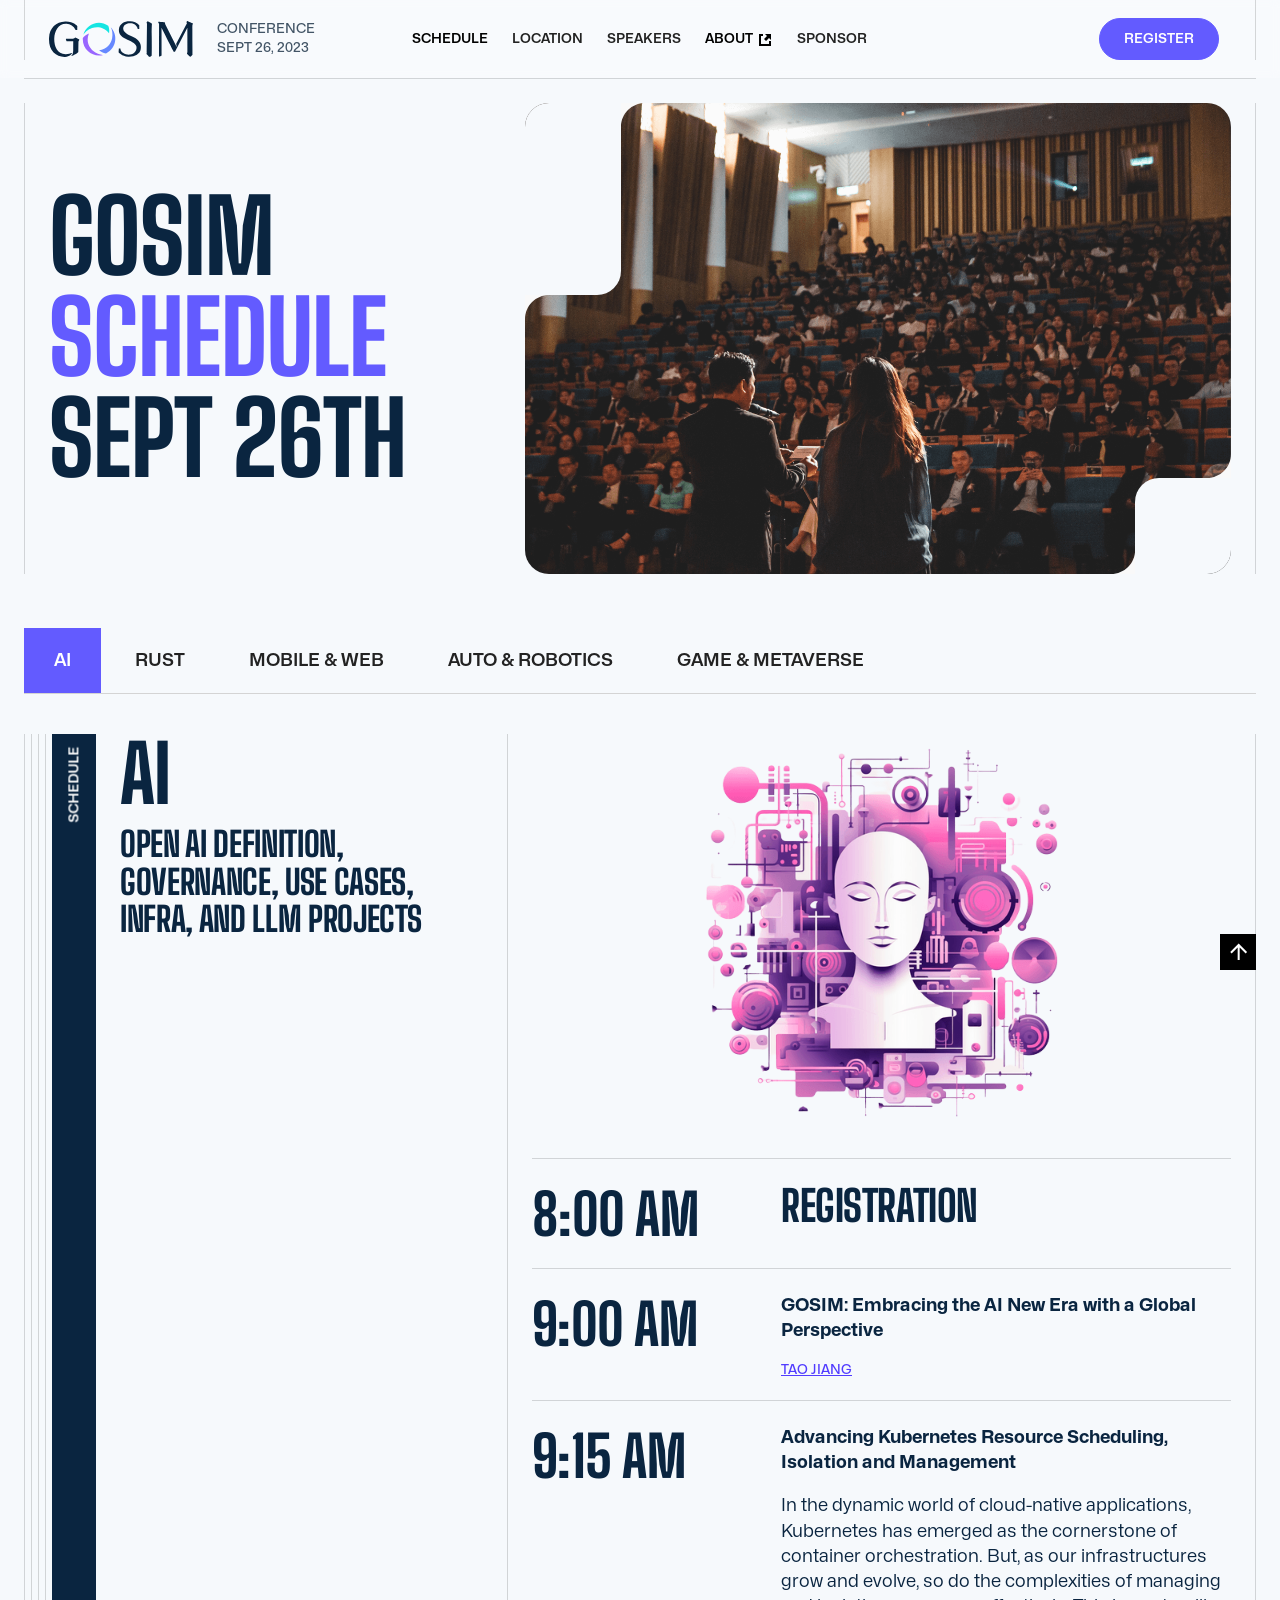
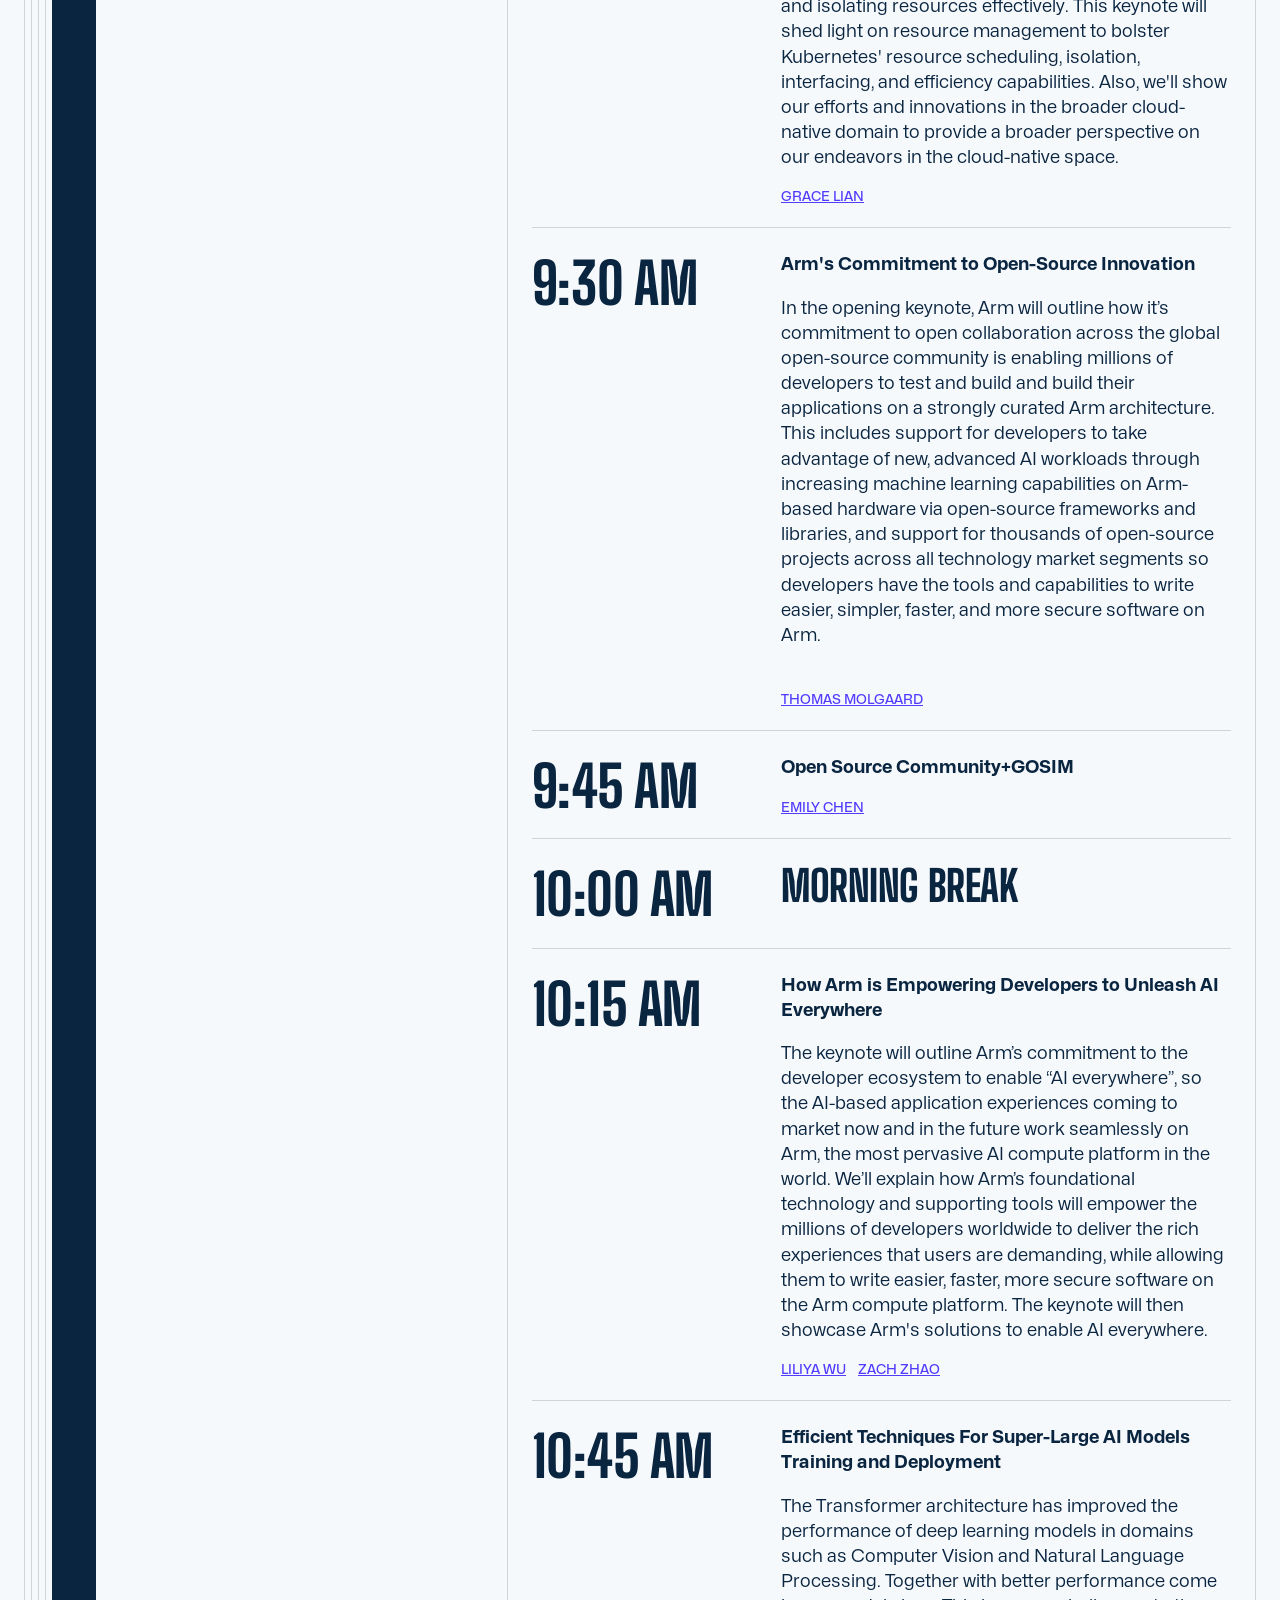
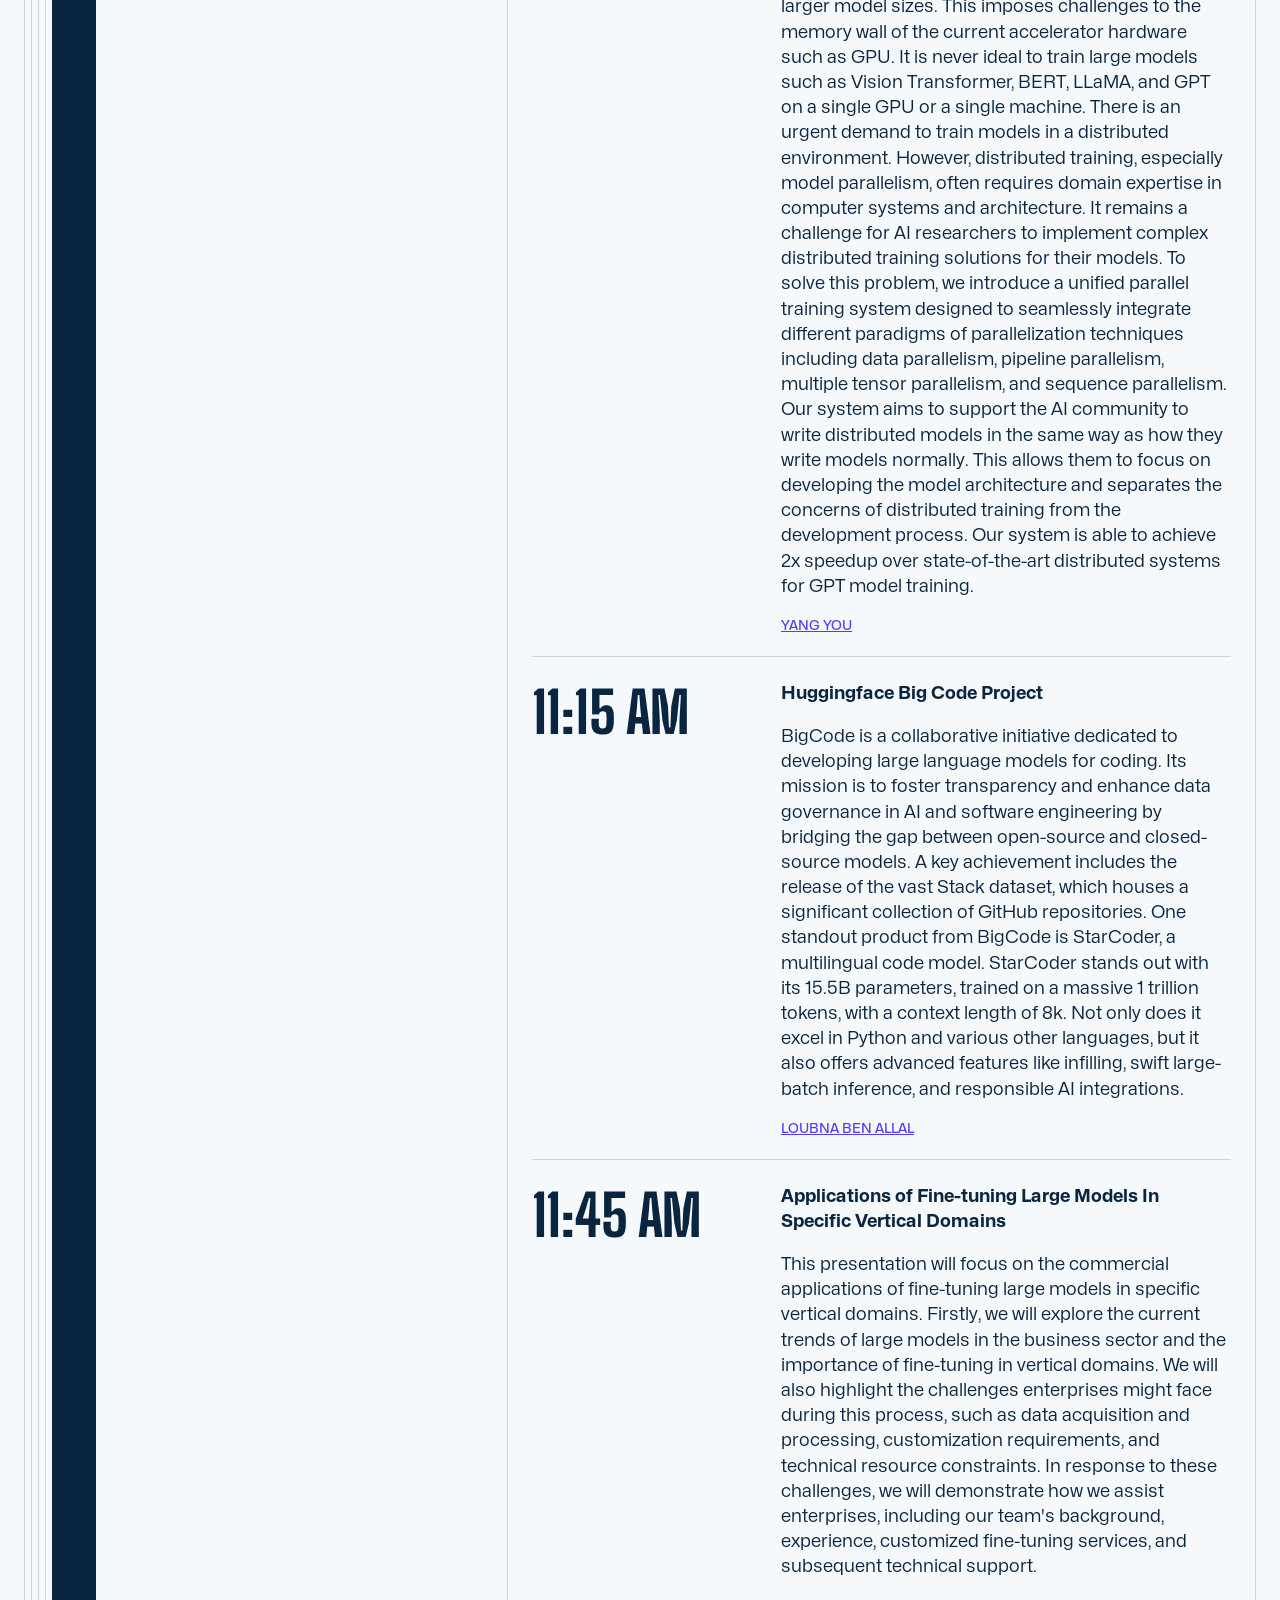
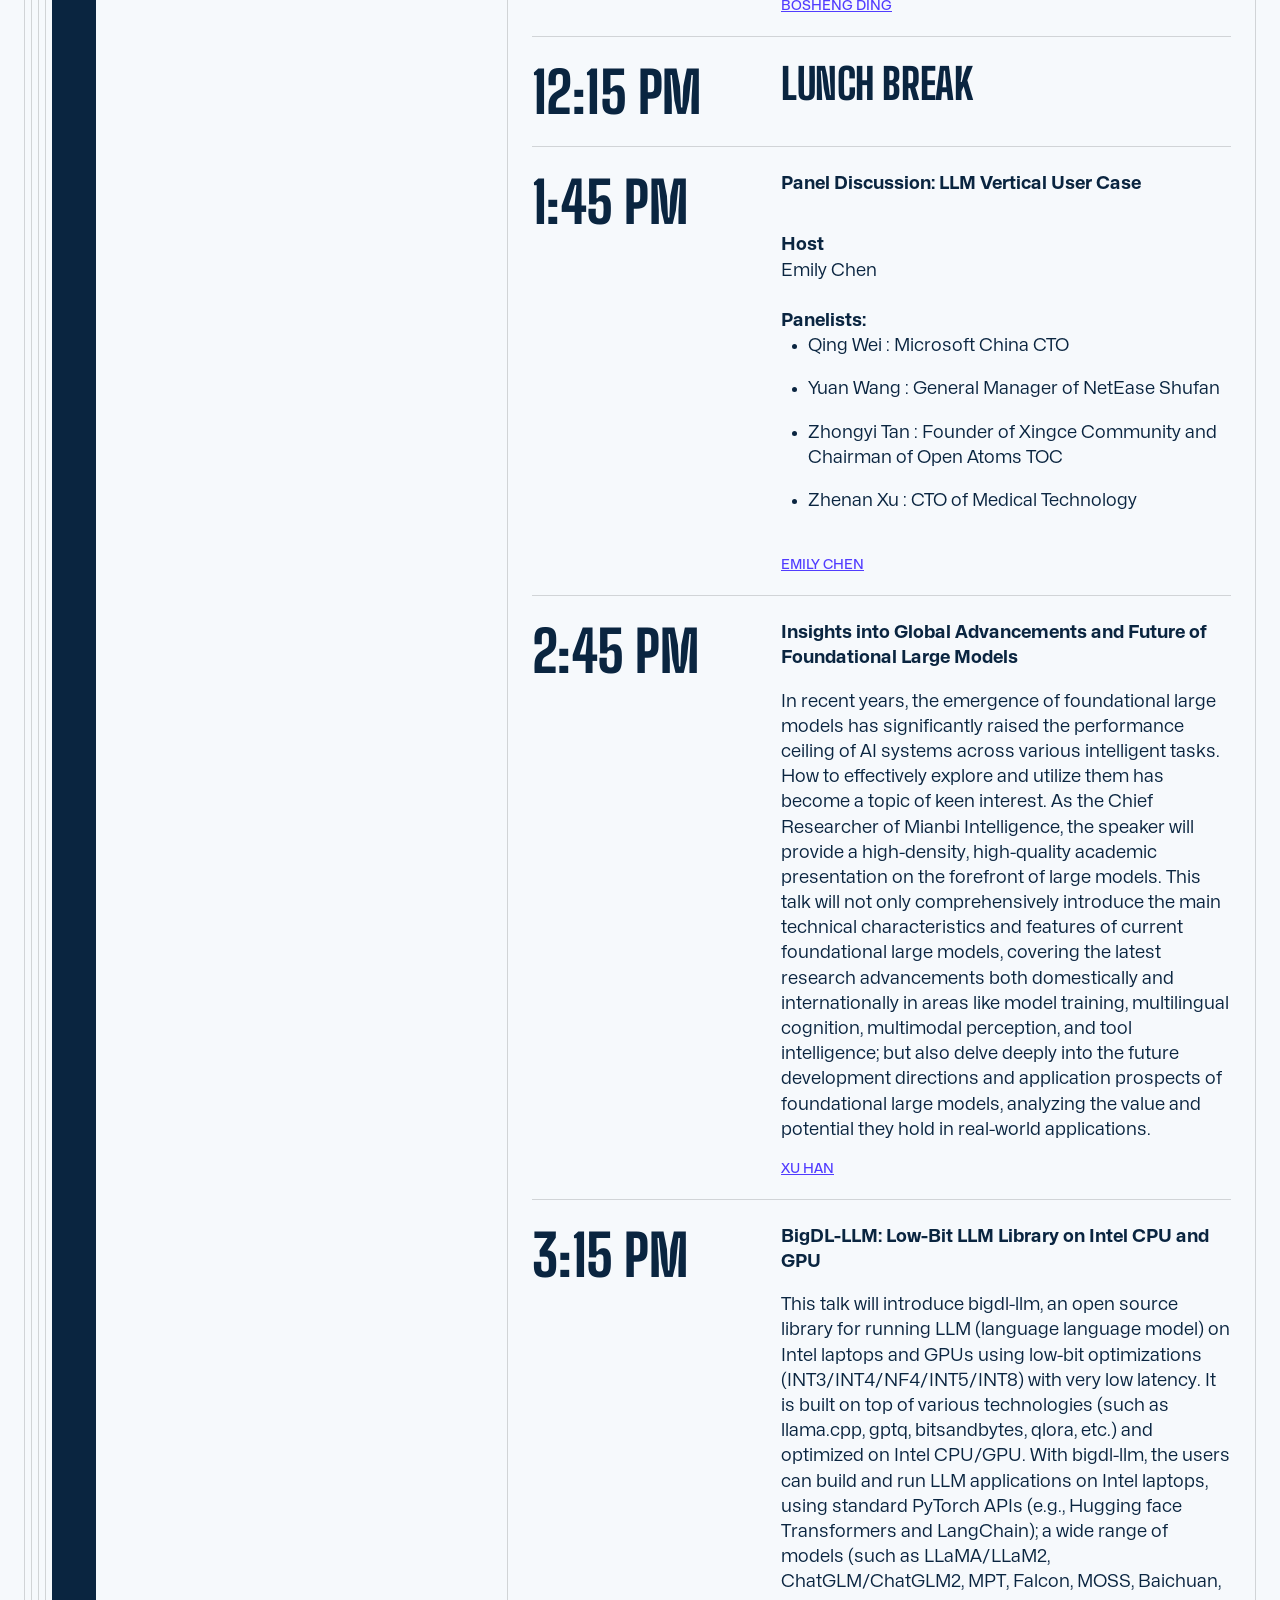
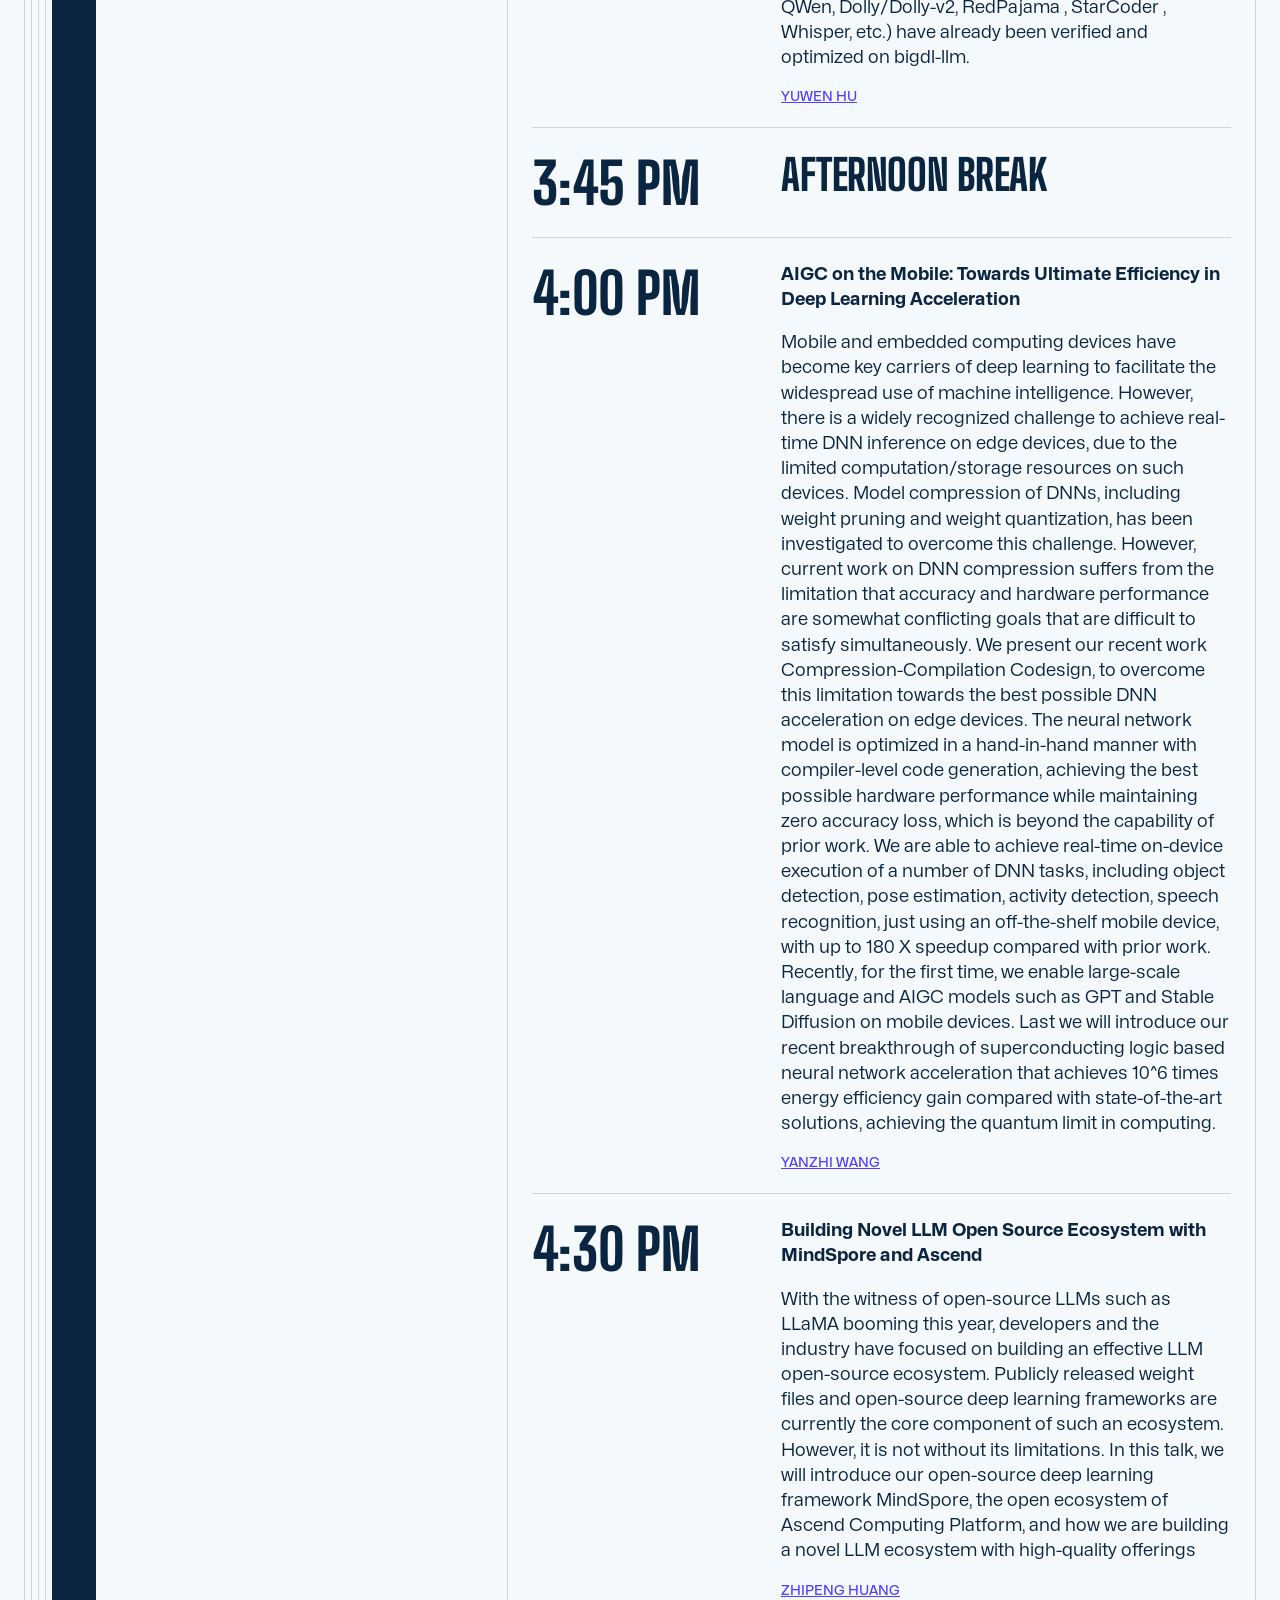
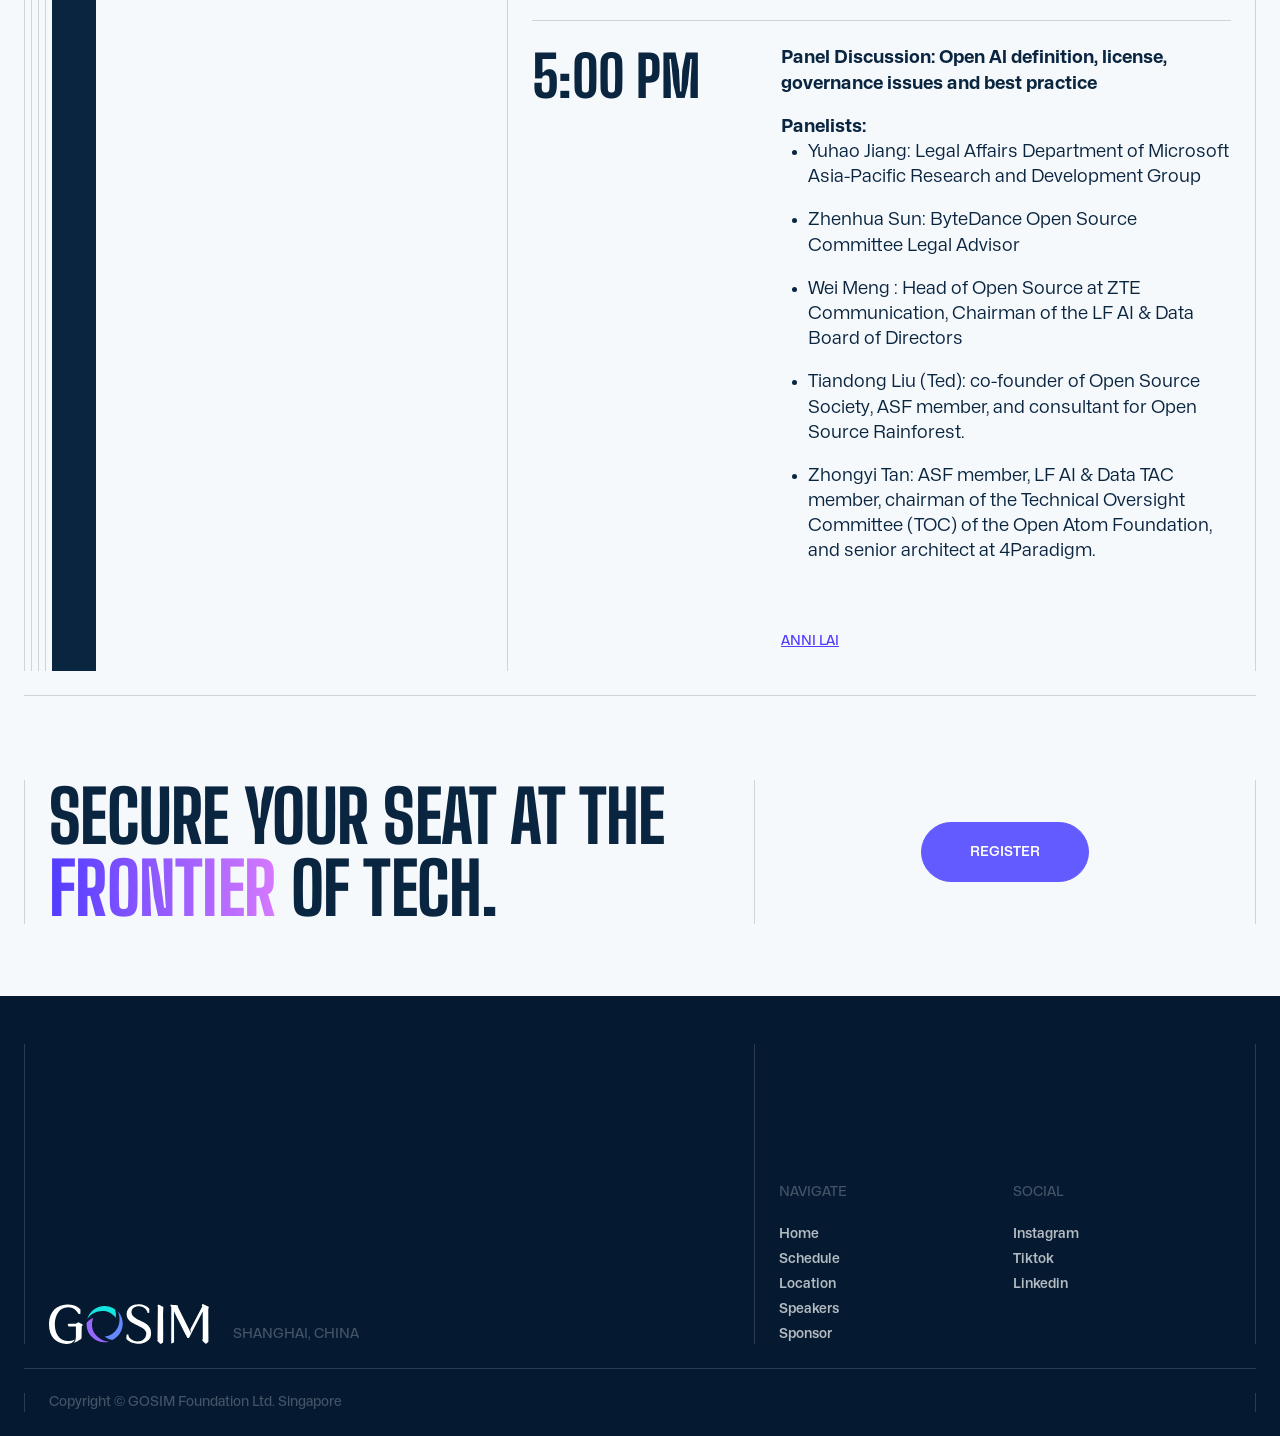
<file: schedule.html>
<!DOCTYPE html>
<!-- Last Published: Sat Apr 06 2024 01:32:18 GMT+0000 (Coordinated Universal Time) -->
<html data-wf-domain="conference2023.gosim.org" data-wf-page="64cb27d26b542a2d3aafcc33" data-wf-site="64cb27d16b542a2d3aafcbdd">
<head>
<meta charset="utf-8"/>
<title>GOSIM Conference 2023 - Schedule</title>
<meta content="GOSIM Conference 2023 - Schedule" property="og:title"/>
<meta content="GOSIM Conference 2023 - Schedule" property="twitter:title"/>
<meta content="width=device-width, initial-scale=1" name="viewport"/>
<link href="css/gosim-conference.css" rel="stylesheet" type="text/css"/>
<script type="text/javascript">!function (o, c) { var n = c.documentElement, t = " w-mod-"; n.className += t + "js", ("ontouchstart" in o || o.DocumentTouch && c instanceof DocumentTouch) && (n.className += t + "touch") }(window, document);</script>
<link href="images/64df04108b62810ad6dc59b3_gosim-conference.png" rel="shortcut icon" type="image/x-icon"/>
<link href="images/64df04763ee10a7ce79408d1_gosim-256.png" rel="apple-touch-icon"/>
<style>
    body {
      -moz-osx-font-smoothing: grayscale;
      -webkit-font-smoothing: antialiased;
    }

    select,
    input,
    textarea {
      -webkit-appearance: none;
    }
  </style>
<style>
    #overlay {
      -webkit-overflow-scrolling: touch;
    }
  </style>
</head>
<body>
<div class="page-wrapper">
<div class="back-to-top-container" id="Top"><a class="back-to-top-button w-inline-block" href="#Top"><img alt="" class="invert" src="images/64cb27d26b542a2d3aafcc44_interface-icon-arrow-up.svg"/></a></div>
<div class="navbar-wrapper">
<div class="container---main">
<div class="navbar w-nav" data-animation="default" data-collapse="medium" data-duration="400" data-easing="ease" data-easing2="ease" role="banner">
<div class="navbar-row">
<div class="navbar-left">
<a class="brand w-nav-brand" href="index.html"><img alt="" class="logo logo-header" height="Auto" src="images/64d446e209b4d873d9518343_gosim-logo2.svg"/></a>
<div class="small-text navbar-date">Conference<br/>SEPT 26, 2023</div>
</div>
<nav class="nav-menu w-nav-menu" role="navigation">
<a aria-current="page" class="nav-link w-nav-link w--current" href="schedule.html">schedule</a><a class="nav-link w-nav-link" href="location.html">location</a><a class="nav-link w-nav-link" href="speakers.html">Speakers</a>
<a class="nav-link nav-link__flex w-inline-block" href="https://www.gosim.org/" target="_blank">
<div>About</div>
<div class="external-icon"></div>
</a>
<a class="nav-link w-nav-link" href="sponsors.html">sponsor</a>
</nav>
<div class="div-block-7 sdf23">
<a class="button small header-btn w-inline-block" href="https://www.lfasiallc.com/kubecon-cloudnativecon-open-source-summit-china/register/" target="_blank">
<div>Register</div>
</a>
<div class="language"></div>
<div class="menu-button w-nav-button">
<div class="menu-button-wrapper">
<div class="menu-button-horziontal">
<div class="menu-button-horizontal-line line-1"></div>
<div class="menu-button-horizontal-line line-2"></div>
<div class="menu-button-horizontal-line line-3"></div>
</div>
<div class="menu-button-cross">
<div class="menu-button-cross-line line-1"></div>
<div class="menu-button-cross-line line-2"></div>
</div>
</div>
</div>
</div>
</div>
</div>
</div>
</div>
<div class="content-wrapper">
<div class="horizontal-line"></div>
<div class="container---main">
<div class="section-inner">
<div class="rows gap-1x" id="w-node-_887204ef-f250-2492-1737-57e32d10c7f1-3aafcc33">
<div class="columns title-columns" id="w-node-_887204ef-f250-2492-1737-57e32d10c7f2-3aafcc33">
<div class="container---xs">
<h4 class="large-heading">GOSIM <span class="sdke">Schedule</span><br/>Sept 26th</h4>
</div>
<div class="image-wrapper">
<img alt="" class="full-width" sizes="(max-width: 479px) 90vw, (max-width: 767px) 87vw, (max-width: 991px) 90vw, (max-width: 1279px) 55vw, (max-width: 1919px) 60vw, 926px" src="images/64cd622ac30edfce7992367b_lklk3j232.png" srcset="images/64cd622ac30edfce7992367b_lklk3j232-p-500.png 500w images/64cd622ac30edfce7992367b_lklk3j232-p-800.png 800w images/64cd622ac30edfce7992367b_lklk3j232-p-1080.png 1080w images/64cd622ac30edfce7992367b_lklk3j232.png 1350w"/>
<div class="full-width"></div>
<div class="corner-graphic bottom-right">
<div class="corner-graphic-top">
<div class="corner-graphic-polygon"></div>
<img alt="" class="graphic-round-1" src="images/64cb27d26b542a2d3aafccaa_rounded-corner.svg"/>
</div>
<img alt="" class="graphic-round-1" src="images/64cb27d26b542a2d3aafccaa_rounded-corner.svg"/>
</div>
<div class="corner-graphic">
<div class="corner-graphic-top">
<div class="corner-graphic-polygon tall"></div>
<img alt="" class="graphic-round-1" src="images/64cb27d26b542a2d3aafccaa_rounded-corner.svg"/>
</div>
<img alt="" class="graphic-round-1" src="images/64cb27d26b542a2d3aafccaa_rounded-corner.svg"/>
</div>
</div>
</div>
</div>
</div>
</div>
<div class="tabs w-tabs" data-current="ai" data-duration-in="300" data-duration-out="100" data-easing="ease">
<div class="tabs-menu kllk23 w-tab-menu">
<a class="tab w-inline-block w-tab-link w--current" data-w-tab="ai" id="ai">
<div>AI</div>
</a>
<a class="tab w-inline-block w-tab-link" data-w-tab="rust" id="rust">
<div>Rust </div>
</a>
<a class="tab w-inline-block w-tab-link" data-w-tab="mobile" id="mobile">
<div>Mobile &amp; Web</div>
</a>
<a class="tab w-inline-block w-tab-link" data-w-tab="auto" id="rust">
<div>Auto &amp; Robotics</div>
</a>
<a class="tab w-inline-block w-tab-link" data-w-tab="metaverse" id="metaverse">
<div>Game &amp; Metaverse</div>
</a>
</div>
<div class="tabs-content w-tab-content">
<div class="w-tab-pane w--tab-active" data-w-tab="ai">
<div class="container---main">
<div class="section-inner has-title">
<div class="title-wrapper">
<div class="title-graphic">
<div class="vertical-line title-line"></div>
<div class="vertical-line title-line"></div>
<div class="vertical-line title-line"></div>
<div class="title titles-2">
<div class="title-graphic-text-wrapper">
<div class="title-graphic-text" id="w-node-_797b1f38-43d7-c028-6b28-66f7bc3c7d1f-3aafcc33">
                          Schedule</div>
</div>
</div>
</div>
<div class="title-text">
<h4 class="large-heading jklk23j4">AI</h4>
<h3 class="klkkl43">Open AI definition, governance, use cases, Infra, and LLM projects</h3>
</div>
</div>
<div class="vertical-line"></div>
<div class="rows gap-1x" id="w-node-_797b1f38-43d7-c028-6b28-66f7bc3c7d27-3aafcc33">
<div class="image-wrapper lkjkj23">
<div class="wide-image kjj3k2-copy"></div>
</div>
<div class="image-wrapper lkjkj23 lkjk234j234">
<div class="corner-graphic hide-on-mobile">
<div class="corner-graphic-top">
<div class="corner-graphic-polygon xwide"></div>
<img alt="" class="graphic-round-1" src="images/64cb27d26b542a2d3aafccaa_rounded-corner.svg"/>
</div>
<img alt="" class="graphic-round-1" src="images/64cb27d26b542a2d3aafccaa_rounded-corner.svg"/>
</div>
<div class="corner-graphic bottom-right">
<div class="corner-graphic-top">
<div class="corner-graphic-polygon"></div>
<img alt="" class="graphic-round-1" src="images/64cb27d26b542a2d3aafccaa_rounded-corner.svg"/>
</div>
<img alt="" class="graphic-round-1" src="images/64cb27d26b542a2d3aafccaa_rounded-corner.svg"/>
</div>
<div class="wide-image kjj3k2-copy"></div>
</div>
<div class="w-dyn-list">
<div class="w-dyn-items" role="list">
<div class="rows gap-1x w-dyn-item" role="listitem">
<div class="horizontal-line"></div>
<div class="columns schedule-column ljk234">
<h4 class="medium-heading klkl23" id="w-node-_2eabc8de-32cb-8c82-9c07-ee3109238471-3aafcc33">
                            8:00 am</h4>
<div class="rows gap-0-75x" id="w-node-_2eabc8de-32cb-8c82-9c07-ee3109238472-3aafcc33">
<h5 class="w-condition-invisible">Registration</h5>
<h3 class="klj23">Registration</h3>
<div class="w-dyn-bind-empty" id="w-node-_2eabc8de-32cb-8c82-9c07-ee3109238474-3aafcc33">
</div>
<div class="w-dyn-bind-empty w-richtext"></div>
<div class="div-block-13" id="w-node-a8ff72cb-a6ec-5d61-dd6b-cff65b881fc9-3aafcc33">
<div class="modal-wrap first-speaker" id="overlay" style="display:none">
<div class="div-block-17">
<div class="text-block-8">Speaker Profile</div>
<div class="close" data-w-id="a8ff72cb-a6ec-5d61-dd6b-cff65b881fce">
<div class="close-1 _432"></div>
<div class="close-1 sdf"></div>
</div>
</div>

<div class="div-block-15">
<h2 class="heading w-dyn-bind-empty"></h2>
<div class="w-dyn-bind-empty"></div>
</div>
</div>
<div class="modal-wrap second-speaker" id="overlay" style="display:none">
<div class="div-block-17">
<div class="text-block-8">Speaker Profile</div>
<div class="close" data-w-id="a8ff72cb-a6ec-5d61-dd6b-cff65b881fdb">
<div class="close-1 _432"></div>
<div class="close-1 sdf"></div>
</div>
</div>

<div class="div-block-15">
<h2 class="heading w-dyn-bind-empty"></h2>
<div class="w-dyn-bind-empty"></div>
</div>
</div>
<div class="modal-wrap third-speaker" id="overlay" style="display:none">
<div class="div-block-17">
<div class="text-block-8">Speaker Profile</div>
<div class="close" data-w-id="bc9f414b-166d-a195-9f54-203f16f3a9f7">
<div class="close-1 _432"></div>
<div class="close-1 sdf"></div>
</div>
</div>

<div class="div-block-15">
<h2 class="heading w-dyn-bind-empty"></h2>
<div class="w-dyn-bind-empty"></div>
</div>
</div>
<div class="small-text-2 hide-for-now open w-dyn-bind-empty" data-w-id="a8ff72cb-a6ec-5d61-dd6b-cff65b881fe4"></div>
<div class="small-text-2 hide-for-now open w-dyn-bind-empty" data-w-id="a8ff72cb-a6ec-5d61-dd6b-cff65b881fe6"></div>
<div class="small-text-2 hide-for-now open w-dyn-bind-empty" data-w-id="e256b4db-9a82-6c4a-bd9c-0d25fc2d26fb"></div>
</div>
</div>
</div>
</div>
<div class="rows gap-1x w-dyn-item" role="listitem">
<div class="horizontal-line"></div>
<div class="columns schedule-column ljk234">
<h4 class="medium-heading klkl23" id="w-node-_2eabc8de-32cb-8c82-9c07-ee3109238471-3aafcc33">
                            9:00 am</h4>
<div class="rows gap-0-75x" id="w-node-_2eabc8de-32cb-8c82-9c07-ee3109238472-3aafcc33">
<h5>GOSIM: Embracing the AI New Era with a Global Perspective</h5>
<h3 class="klj23 w-condition-invisible">GOSIM: Embracing the AI New Era with a Global
                              Perspective</h3>
<div class="w-dyn-bind-empty" id="w-node-_2eabc8de-32cb-8c82-9c07-ee3109238474-3aafcc33">
</div>
<div class="w-dyn-bind-empty w-richtext"></div>
<div class="div-block-13" id="w-node-a8ff72cb-a6ec-5d61-dd6b-cff65b881fc9-3aafcc33">
<div class="modal-wrap first-speaker" id="overlay" style="display:none">
<div class="div-block-17">
<div class="text-block-8">Speaker Profile</div>
<div class="close" data-w-id="a8ff72cb-a6ec-5d61-dd6b-cff65b881fce">
<div class="close-1 _432"></div>
<div class="close-1 sdf"></div>
</div>
</div>
<img src="images/speakers/64da6bd171d2ffd149ee87b4_jiang-tao-p-500.png" alt="" class="image-3" loading="lazy" />
<div class="div-block-15">
<h2 class="heading">Tao Jiang</h2>
<div>Mr. Jiang Tao is the founder and chairman of the Chinese professional developer
                                    community CSDN. During his 30 year career, he has integrated professional knowledge
                                    in the fields of software, internet, and entrepreneurship. He has led projects such
                                    as Giant Handwritten Computer, Kingsoft Software Ciba, and Hero Super Software. In
                                    addition to founding CSDN, Mr. Jiang Tao also founded Programmer magazine, ITCAST
                                    Education, and Geek Founders Ventures. As a shrewd investor, Jiang Tao has
                                    strategically invested in over 80 high-tech startups. Mr. Jiang Tao has served as an
                                    executive member of the Open Source Development Committee of the Chinese Computer
                                    Society, deputy secretary general of the Chinese Computer Society, director of the
                                    Intelligent Application Branch of the Chinese Software Industry Association, and
                                    executive director of the Chinese Invention Association, and is committed to
                                    promoting the development of Chinese software and open source technology.</div>
</div>
</div>
<div class="modal-wrap second-speaker" id="overlay" style="display:none">
<div class="div-block-17">
<div class="text-block-8">Speaker Profile</div>
<div class="close" data-w-id="a8ff72cb-a6ec-5d61-dd6b-cff65b881fdb">
<div class="close-1 _432"></div>
<div class="close-1 sdf"></div>
</div>
</div>

<div class="div-block-15">
<h2 class="heading w-dyn-bind-empty"></h2>
<div class="w-dyn-bind-empty"></div>
</div>
</div>
<div class="modal-wrap third-speaker" id="overlay" style="display:none">
<div class="div-block-17">
<div class="text-block-8">Speaker Profile</div>
<div class="close" data-w-id="bc9f414b-166d-a195-9f54-203f16f3a9f7">
<div class="close-1 _432"></div>
<div class="close-1 sdf"></div>
</div>
</div>

<div class="div-block-15">
<h2 class="heading w-dyn-bind-empty"></h2>
<div class="w-dyn-bind-empty"></div>
</div>
</div>
<div class="small-text-2 hide-for-now open" data-w-id="a8ff72cb-a6ec-5d61-dd6b-cff65b881fe4">Tao Jiang</div>
<div class="small-text-2 hide-for-now open w-dyn-bind-empty" data-w-id="a8ff72cb-a6ec-5d61-dd6b-cff65b881fe6"></div>
<div class="small-text-2 hide-for-now open w-dyn-bind-empty" data-w-id="e256b4db-9a82-6c4a-bd9c-0d25fc2d26fb"></div>
</div>
</div>
</div>
</div>
<div class="rows gap-1x w-dyn-item" role="listitem">
<div class="horizontal-line"></div>
<div class="columns schedule-column ljk234">
<h4 class="medium-heading klkl23" id="w-node-_2eabc8de-32cb-8c82-9c07-ee3109238471-3aafcc33">
                            9:15 am</h4>
<div class="rows gap-0-75x" id="w-node-_2eabc8de-32cb-8c82-9c07-ee3109238472-3aafcc33">
<h5>Advancing Kubernetes Resource Scheduling, Isolation and Management</h5>
<h3 class="klj23 w-condition-invisible">Advancing Kubernetes Resource Scheduling, Isolation
                              and Management</h3>
<div id="w-node-_2eabc8de-32cb-8c82-9c07-ee3109238474-3aafcc33">In the dynamic world of
                              cloud-native applications, Kubernetes has emerged as the cornerstone of container
                              orchestration. But, as our infrastructures grow and evolve, so do the complexities of
                              managing and isolating resources effectively.
                              This keynote will shed light on resource management to bolster Kubernetes' resource
                              scheduling, isolation, interfacing, and efficiency capabilities.
                              Also, we'll show our efforts and innovations in the broader cloud-native domain to
                              provide a broader perspective on our endeavors in the cloud-native space.
                            </div>
<div class="w-dyn-bind-empty w-richtext"></div>
<div class="div-block-13" id="w-node-a8ff72cb-a6ec-5d61-dd6b-cff65b881fc9-3aafcc33">
<div class="modal-wrap first-speaker" id="overlay" style="display:none">
<div class="div-block-17">
<div class="text-block-8">Speaker Profile</div>
<div class="close" data-w-id="a8ff72cb-a6ec-5d61-dd6b-cff65b881fce">
<div class="close-1 _432"></div>
<div class="close-1 sdf"></div>
</div>
</div>
<img src="images/speakers/64f8b1a9d80f0d0c18b92b75_Grace_Lian%5B63%5D-p-500.png" alt="" class="image-3" loading="lazy" />
<div class="div-block-15">
<h2 class="heading">Grace Lian</h2>
<div>Grace Lian is the Senior Director of Advanced Research and Development for Open
                                    Source Cloud Software at Intel Corporation. She leads the development of the
                                    company's cloud-native software strategy and engineering teams, are responsible
                                    for driving Intel's contributions to cloud computing software and collaboration
                                    with the open-source community. Currently, her team is active in multiple software
                                    projects and working groups within the CNCF (Cloud Native Computing Foundation).
                                    Over the past two decades, she has been involved in researching and developing
                                    low-level system software, leading global development teams to make significant
                                    contributions in areas such as UEFI, Linux, HTML5, Android, and cloud computing. In
                                    2001, she established Intel's first Linux development team in China and grew it
                                    into the Intel China Open Source Technology Center.</div>
</div>
</div>
<div class="modal-wrap second-speaker" id="overlay" style="display:none">
<div class="div-block-17">
<div class="text-block-8">Speaker Profile</div>
<div class="close" data-w-id="a8ff72cb-a6ec-5d61-dd6b-cff65b881fdb">
<div class="close-1 _432"></div>
<div class="close-1 sdf"></div>
</div>
</div>

<div class="div-block-15">
<h2 class="heading w-dyn-bind-empty"></h2>
<div class="w-dyn-bind-empty"></div>
</div>
</div>
<div class="modal-wrap third-speaker" id="overlay" style="display:none">
<div class="div-block-17">
<div class="text-block-8">Speaker Profile</div>
<div class="close" data-w-id="bc9f414b-166d-a195-9f54-203f16f3a9f7">
<div class="close-1 _432"></div>
<div class="close-1 sdf"></div>
</div>
</div>

<div class="div-block-15">
<h2 class="heading w-dyn-bind-empty"></h2>
<div class="w-dyn-bind-empty"></div>
</div>
</div>
<div class="small-text-2 hide-for-now open" data-w-id="a8ff72cb-a6ec-5d61-dd6b-cff65b881fe4">Grace Lian</div>
<div class="small-text-2 hide-for-now open w-dyn-bind-empty" data-w-id="a8ff72cb-a6ec-5d61-dd6b-cff65b881fe6"></div>
<div class="small-text-2 hide-for-now open w-dyn-bind-empty" data-w-id="e256b4db-9a82-6c4a-bd9c-0d25fc2d26fb"></div>
</div>
</div>
</div>
</div>
<div class="rows gap-1x w-dyn-item" role="listitem">
<div class="horizontal-line"></div>
<div class="columns schedule-column ljk234">
<h4 class="medium-heading klkl23" id="w-node-_2eabc8de-32cb-8c82-9c07-ee3109238471-3aafcc33">
                            9:30 am</h4>
<div class="rows gap-0-75x" id="w-node-_2eabc8de-32cb-8c82-9c07-ee3109238472-3aafcc33">
<h5>Arm's Commitment to Open-Source Innovation</h5>
<h3 class="klj23 w-condition-invisible">Arm's Commitment to Open-Source Innovation</h3>
<div class="w-dyn-bind-empty" id="w-node-_2eabc8de-32cb-8c82-9c07-ee3109238474-3aafcc33">
</div>
<div class="w-richtext">
<p>In the opening keynote, Arm will outline how it’s commitment to open collaboration
                                across the global open-source community is enabling millions of developers to test and
                                build and build their applications on a strongly curated Arm architecture. This includes
                                support for developers to take advantage of new, advanced AI workloads through
                                increasing machine learning capabilities on Arm-based hardware via open-source
                                frameworks and libraries, and support for thousands of open-source projects across all
                                technology market segments so developers have the tools and capabilities to write
                                easier, simpler, faster, and more secure software on Arm.</p>
<p>‍</p>
</div>
<div class="div-block-13" id="w-node-a8ff72cb-a6ec-5d61-dd6b-cff65b881fc9-3aafcc33">
<div class="modal-wrap first-speaker" id="overlay" style="display:none">
<div class="div-block-17">
<div class="text-block-8">Speaker Profile</div>
<div class="close" data-w-id="a8ff72cb-a6ec-5d61-dd6b-cff65b881fce">
<div class="close-1 _432"></div>
<div class="close-1 sdf"></div>
</div>
</div>
<img src="images/speakers/64e4755ea8d1070a8c24179b_Molgaard.png" alt="" class="image-3" loading="lazy" />
<div class="div-block-15">
<h2 class="heading">Thomas Molgaard</h2>
<div>Thomas Molgaard is Senior Director of engineering for Arm in China, based in
                                    Shanghai. He leads software engineering groups in charge of technologies which
                                    enable a wide range of Arm’s IP and services across all market segments. Thomas has
                                    represented Arm in the Linux Foundation and served on the technical steering
                                    committee of Linaro. Before joining Arm, he worked with software platforms for Nokia
                                    R&amp;D and the Nokia CTO Office with postings in China, USA, and Brazil.</div>
</div>
</div>
<div class="modal-wrap second-speaker" id="overlay" style="display:none">
<div class="div-block-17">
<div class="text-block-8">Speaker Profile</div>
<div class="close" data-w-id="a8ff72cb-a6ec-5d61-dd6b-cff65b881fdb">
<div class="close-1 _432"></div>
<div class="close-1 sdf"></div>
</div>
</div>

<div class="div-block-15">
<h2 class="heading w-dyn-bind-empty"></h2>
<div class="w-dyn-bind-empty"></div>
</div>
</div>
<div class="modal-wrap third-speaker" id="overlay" style="display:none">
<div class="div-block-17">
<div class="text-block-8">Speaker Profile</div>
<div class="close" data-w-id="bc9f414b-166d-a195-9f54-203f16f3a9f7">
<div class="close-1 _432"></div>
<div class="close-1 sdf"></div>
</div>
</div>

<div class="div-block-15">
<h2 class="heading w-dyn-bind-empty"></h2>
<div class="w-dyn-bind-empty"></div>
</div>
</div>
<div class="small-text-2 hide-for-now open" data-w-id="a8ff72cb-a6ec-5d61-dd6b-cff65b881fe4">Thomas Molgaard</div>
<div class="small-text-2 hide-for-now open w-dyn-bind-empty" data-w-id="a8ff72cb-a6ec-5d61-dd6b-cff65b881fe6"></div>
<div class="small-text-2 hide-for-now open w-dyn-bind-empty" data-w-id="e256b4db-9a82-6c4a-bd9c-0d25fc2d26fb"></div>
</div>
</div>
</div>
</div>
<div class="rows gap-1x w-dyn-item" role="listitem">
<div class="horizontal-line"></div>
<div class="columns schedule-column ljk234">
<h4 class="medium-heading klkl23" id="w-node-_2eabc8de-32cb-8c82-9c07-ee3109238471-3aafcc33">
                            9:45 am</h4>
<div class="rows gap-0-75x" id="w-node-_2eabc8de-32cb-8c82-9c07-ee3109238472-3aafcc33">
<h5> Open Source Community+GOSIM</h5>
<h3 class="klj23 w-condition-invisible"> Open Source Community+GOSIM</h3>
<div class="w-dyn-bind-empty" id="w-node-_2eabc8de-32cb-8c82-9c07-ee3109238474-3aafcc33">
</div>
<div class="w-dyn-bind-empty w-richtext"></div>
<div class="div-block-13" id="w-node-a8ff72cb-a6ec-5d61-dd6b-cff65b881fc9-3aafcc33">
<div class="modal-wrap first-speaker" id="overlay" style="display:none">
<div class="div-block-17">
<div class="text-block-8">Speaker Profile</div>
<div class="close" data-w-id="a8ff72cb-a6ec-5d61-dd6b-cff65b881fce">
<div class="close-1 _432"></div>
<div class="close-1 sdf"></div>
</div>
</div>
<img src="images/speakers/64e6c5aa63620822b647e215_emily.jpg" alt="" class="image-3" loading="lazy" />
<div class="div-block-15">
<h2 class="heading">Emily Chen </h2>
<div>Emily has 18 years of open-source community experience, she was a core
                                    contributor in Mozilla/Firefox community, GSoC mentor, Founder of GNOME.Asia and
                                    served as the Board of Director in GNOME Foundation in 2010, was co-founder of
                                    Kaiyuanshe. Emily joined MSFT as Open Source Community Manager to evangelize MSFT
                                    OSS technology and strategy to the broader OSS community since 2014; Later she
                                    worked as a product manager in C+AI to build China Azure Marketplace from 0-1 for
                                    both customers and ISVs; Since 2018, Emily was the PM lead of STCA AI Vertical team
                                    to develop "Industry + AI" solutions for China top enterprise customers,
                                    manage multiple enterprise AI projects, build the scalable solutions and deliver
                                    flagship projects in China for top customers. Since 2022, Emily worked in Microsoft
                                    Data Integration team as Principal PM lead for Data Factory APAC PM team. </div>
</div>
</div>
<div class="modal-wrap second-speaker" id="overlay" style="display:none">
<div class="div-block-17">
<div class="text-block-8">Speaker Profile</div>
<div class="close" data-w-id="a8ff72cb-a6ec-5d61-dd6b-cff65b881fdb">
<div class="close-1 _432"></div>
<div class="close-1 sdf"></div>
</div>
</div>

<div class="div-block-15">
<h2 class="heading w-dyn-bind-empty"></h2>
<div class="w-dyn-bind-empty"></div>
</div>
</div>
<div class="modal-wrap third-speaker" id="overlay" style="display:none">
<div class="div-block-17">
<div class="text-block-8">Speaker Profile</div>
<div class="close" data-w-id="bc9f414b-166d-a195-9f54-203f16f3a9f7">
<div class="close-1 _432"></div>
<div class="close-1 sdf"></div>
</div>
</div>

<div class="div-block-15">
<h2 class="heading w-dyn-bind-empty"></h2>
<div class="w-dyn-bind-empty"></div>
</div>
</div>
<div class="small-text-2 hide-for-now open" data-w-id="a8ff72cb-a6ec-5d61-dd6b-cff65b881fe4">Emily Chen </div>
<div class="small-text-2 hide-for-now open w-dyn-bind-empty" data-w-id="a8ff72cb-a6ec-5d61-dd6b-cff65b881fe6"></div>
<div class="small-text-2 hide-for-now open w-dyn-bind-empty" data-w-id="e256b4db-9a82-6c4a-bd9c-0d25fc2d26fb"></div>
</div>
</div>
</div>
</div>
<div class="rows gap-1x w-dyn-item" role="listitem">
<div class="horizontal-line"></div>
<div class="columns schedule-column ljk234">
<h4 class="medium-heading klkl23" id="w-node-_2eabc8de-32cb-8c82-9c07-ee3109238471-3aafcc33">
                            10:00 am</h4>
<div class="rows gap-0-75x" id="w-node-_2eabc8de-32cb-8c82-9c07-ee3109238472-3aafcc33">
<h5 class="w-condition-invisible">Morning Break</h5>
<h3 class="klj23">Morning Break</h3>
<div class="w-dyn-bind-empty" id="w-node-_2eabc8de-32cb-8c82-9c07-ee3109238474-3aafcc33">
</div>
<div class="w-dyn-bind-empty w-richtext"></div>
<div class="div-block-13" id="w-node-a8ff72cb-a6ec-5d61-dd6b-cff65b881fc9-3aafcc33">
<div class="modal-wrap first-speaker" id="overlay" style="display:none">
<div class="div-block-17">
<div class="text-block-8">Speaker Profile</div>
<div class="close" data-w-id="a8ff72cb-a6ec-5d61-dd6b-cff65b881fce">
<div class="close-1 _432"></div>
<div class="close-1 sdf"></div>
</div>
</div>

<div class="div-block-15">
<h2 class="heading w-dyn-bind-empty"></h2>
<div class="w-dyn-bind-empty"></div>
</div>
</div>
<div class="modal-wrap second-speaker" id="overlay" style="display:none">
<div class="div-block-17">
<div class="text-block-8">Speaker Profile</div>
<div class="close" data-w-id="a8ff72cb-a6ec-5d61-dd6b-cff65b881fdb">
<div class="close-1 _432"></div>
<div class="close-1 sdf"></div>
</div>
</div>

<div class="div-block-15">
<h2 class="heading w-dyn-bind-empty"></h2>
<div class="w-dyn-bind-empty"></div>
</div>
</div>
<div class="modal-wrap third-speaker" id="overlay" style="display:none">
<div class="div-block-17">
<div class="text-block-8">Speaker Profile</div>
<div class="close" data-w-id="bc9f414b-166d-a195-9f54-203f16f3a9f7">
<div class="close-1 _432"></div>
<div class="close-1 sdf"></div>
</div>
</div>

<div class="div-block-15">
<h2 class="heading w-dyn-bind-empty"></h2>
<div class="w-dyn-bind-empty"></div>
</div>
</div>
<div class="small-text-2 hide-for-now open w-dyn-bind-empty" data-w-id="a8ff72cb-a6ec-5d61-dd6b-cff65b881fe4"></div>
<div class="small-text-2 hide-for-now open w-dyn-bind-empty" data-w-id="a8ff72cb-a6ec-5d61-dd6b-cff65b881fe6"></div>
<div class="small-text-2 hide-for-now open w-dyn-bind-empty" data-w-id="e256b4db-9a82-6c4a-bd9c-0d25fc2d26fb"></div>
</div>
</div>
</div>
</div>
<div class="rows gap-1x w-dyn-item" role="listitem">
<div class="horizontal-line"></div>
<div class="columns schedule-column ljk234">
<h4 class="medium-heading klkl23" id="w-node-_2eabc8de-32cb-8c82-9c07-ee3109238471-3aafcc33">
                            10:15 am</h4>
<div class="rows gap-0-75x" id="w-node-_2eabc8de-32cb-8c82-9c07-ee3109238472-3aafcc33">
<h5>How Arm is Empowering Developers to Unleash AI Everywhere</h5>
<h3 class="klj23 w-condition-invisible">How Arm is Empowering Developers to Unleash AI
                              Everywhere</h3>
<div id="w-node-_2eabc8de-32cb-8c82-9c07-ee3109238474-3aafcc33"> The keynote will outline
                              Arm’s commitment to the developer ecosystem to enable “AI everywhere”, so the AI-based
                              application experiences coming to market now and in the future work seamlessly on Arm, the
                              most pervasive AI compute platform in the world. We’ll explain how Arm’s foundational
                              technology and supporting tools will empower the millions of developers worldwide to
                              deliver the rich experiences that users are demanding, while allowing them to write
                              easier, faster, more secure software on the Arm compute platform. The keynote will then
                              showcase Arm's solutions to enable AI everywhere.</div>
<div class="w-dyn-bind-empty w-richtext"></div>
<div class="div-block-13" id="w-node-a8ff72cb-a6ec-5d61-dd6b-cff65b881fc9-3aafcc33">
<div class="modal-wrap first-speaker" id="overlay" style="display:none">
<div class="div-block-17">
<div class="text-block-8">Speaker Profile</div>
<div class="close" data-w-id="a8ff72cb-a6ec-5d61-dd6b-cff65b881fce">
<div class="close-1 _432"></div>
<div class="close-1 sdf"></div>
</div>
</div>
<img src="images/speakers/64ed1dc5e11af3bc5c8df6f9_huili-wu.png" alt="" class="image-3" loading="lazy" />
<div class="div-block-15">
<h2 class="heading">Liliya Wu</h2>
<div>Liliya Wu is responsible for supporting Arm software strategy in AIoT filed.
                                    Carry out technical evangelism work around Arm-based solutions and software tool
                                    chains. Collaborate with ecosystem partner such as Baidu, Alibaba and promote the
                                    implementation of Arm-based edge AI technology cooperation. She is committed to
                                    driving satisfaction with the existing arm tools and platform technologies,
                                    improving developer experience and assisting the larger developer community better
                                    understand how to successfully adopt and use arm tools and platform technologies.
                                  </div>
</div>
</div>
<div class="modal-wrap second-speaker" id="overlay" style="display:none">
<div class="div-block-17">
<div class="text-block-8">Speaker Profile</div>
<div class="close" data-w-id="a8ff72cb-a6ec-5d61-dd6b-cff65b881fdb">
<div class="close-1 _432"></div>
<div class="close-1 sdf"></div>
</div>
</div>
<img src="images/speakers/65016287e21e042e0ff16de7_zach-zhao.png" alt="" class="image-3" loading="lazy" />
<div class="div-block-15">
<h2 class="heading">Zach Zhao</h2>
<div>Zach serves as a senior software engineer at Arm China. He is responsible for
                                    ecosystem software development and partnership engagement in Client line of
                                    business. He is proficient in developing and optimizing performance of computer
                                    vision and artificial intelligence applications in Arm platforms. Zach hold patents
                                    and graduates from the Chinese University of Hong Kong</div>
</div>
</div>
<div class="modal-wrap third-speaker" id="overlay" style="display:none">
<div class="div-block-17">
<div class="text-block-8">Speaker Profile</div>
<div class="close" data-w-id="bc9f414b-166d-a195-9f54-203f16f3a9f7">
<div class="close-1 _432"></div>
<div class="close-1 sdf"></div>
</div>
</div>
<img src="images/speakers/65016287e21e042e0ff16de7_zach-zhao.png" alt="" class="image-3" loading="lazy" />
<div class="div-block-15">
<h2 class="heading">Zach Zhao</h2>
<div>Zach serves as a senior software engineer at Arm China. He is responsible for
                                    ecosystem software development and partnership engagement in Client line of
                                    business. He is proficient in developing and optimizing performance of computer
                                    vision and artificial intelligence applications in Arm platforms. Zach hold patents
                                    and graduates from the Chinese University of Hong Kong</div>
</div>
</div>
<div class="small-text-2 hide-for-now open" data-w-id="a8ff72cb-a6ec-5d61-dd6b-cff65b881fe4">Liliya Wu</div>
<div class="small-text-2 hide-for-now open" data-w-id="a8ff72cb-a6ec-5d61-dd6b-cff65b881fe6">Zach Zhao</div>
<div class="small-text-2 hide-for-now open w-dyn-bind-empty" data-w-id="e256b4db-9a82-6c4a-bd9c-0d25fc2d26fb"></div>
</div>
</div>
</div>
</div>
<div class="rows gap-1x w-dyn-item" role="listitem">
<div class="horizontal-line"></div>
<div class="columns schedule-column ljk234">
<h4 class="medium-heading klkl23" id="w-node-_2eabc8de-32cb-8c82-9c07-ee3109238471-3aafcc33">
                            10:45 am</h4>
<div class="rows gap-0-75x" id="w-node-_2eabc8de-32cb-8c82-9c07-ee3109238472-3aafcc33">
<h5>Efficient Techniques For Super-Large AI Models Training and Deployment</h5>
<h3 class="klj23 w-condition-invisible">Efficient Techniques For Super-Large AI Models
                              Training and Deployment</h3>
<div id="w-node-_2eabc8de-32cb-8c82-9c07-ee3109238474-3aafcc33"> The Transformer
                              architecture has improved the performance of deep learning models in domains such as
                              Computer Vision and Natural Language Processing. Together with better performance come
                              larger model sizes. This imposes challenges to the memory wall of the current accelerator
                              hardware such as GPU. It is never ideal to train large models such as Vision Transformer,
                              BERT, LLaMA, and GPT on a single GPU or a single machine. There is an urgent demand to
                              train models in a distributed environment. However, distributed training, especially model
                              parallelism, often requires domain expertise in computer systems and architecture. It
                              remains a challenge for AI researchers to implement complex distributed training solutions
                              for their models.
                              To solve this problem, we introduce a unified parallel training system designed to
                              seamlessly integrate different paradigms of parallelization techniques including data
                              parallelism, pipeline parallelism, multiple tensor parallelism, and sequence parallelism.
                              Our system aims to support the AI community to write distributed models in the same way as
                              how they write models normally. This allows them to focus on developing the model
                              architecture and separates the concerns of distributed training from the development
                              process. Our system is able to achieve 2x speedup over state-of-the-art distributed
                              systems for GPT model training.
                            </div>
<div class="w-dyn-bind-empty w-richtext"></div>
<div class="div-block-13" id="w-node-a8ff72cb-a6ec-5d61-dd6b-cff65b881fc9-3aafcc33">
<div class="modal-wrap first-speaker" id="overlay" style="display:none">
<div class="div-block-17">
<div class="text-block-8">Speaker Profile</div>
<div class="close" data-w-id="a8ff72cb-a6ec-5d61-dd6b-cff65b881fce">
<div class="close-1 _432"></div>
<div class="close-1 sdf"></div>
</div>
</div>
<img src="images/speakers/64e64668743a15558b7b3f69_yang-you-p-500.png" alt="" class="image-3" loading="lazy" />
<div class="div-block-15">
<h2 class="heading">Yang You</h2>
<div>Yang You serves as a Presidential Young Professor at the National University of
                                    Singapore (NUS), joining the ranks of exceptional early-career talents. He earned
                                    his Ph.D. in Computer Science from UC Berkeley under the guidance of Prof. James
                                    Demmel, a notable figure in the Computer Science Division and the EECS Department.
                                    Yang's research delves into Parallel/Distributed Algorithms, High Performance
                                    Computing, and Machine Learning, primarily focusing on amplifying deep neural
                                    network training on extensive systems. In 2017, his team set a new benchmark by
                                    achieving the world's fastest ImageNet training speed, gaining significant
                                    media attention. Two years later, they surpassed the world record for BERT training
                                    speed, influencing the training techniques adopted by tech behemoths like Google,
                                    Microsoft, and NVIDIA. Yang's pioneering LARS and LAMB optimizers feature in
                                    the industry-standard MLPerf benchmark. Over the years, he has clinched numerous
                                    awards, such as the IPDPS 2015 Best Paper Award, ICPP 2018 Best Paper Award, and the
                                    prestigious AAAI 2023 Distinguished Paper Award. Recognized as a Siebel Scholar and
                                    recipient of the Lotfi A. Zadeh Prize, Yang was also UC Berkeley's nominee for
                                    the ACM Doctoral Dissertation Award. His influence and achievements secured him a
                                    spot in the Forbes 30 Under 30 Asia list in 2021 and earned him the IEEE CS TCHPC
                                    Early Career Researchers Award.</div>
</div>
</div>
<div class="modal-wrap second-speaker" id="overlay" style="display:none">
<div class="div-block-17">
<div class="text-block-8">Speaker Profile</div>
<div class="close" data-w-id="a8ff72cb-a6ec-5d61-dd6b-cff65b881fdb">
<div class="close-1 _432"></div>
<div class="close-1 sdf"></div>
</div>
</div>

<div class="div-block-15">
<h2 class="heading w-dyn-bind-empty"></h2>
<div class="w-dyn-bind-empty"></div>
</div>
</div>
<div class="modal-wrap third-speaker" id="overlay" style="display:none">
<div class="div-block-17">
<div class="text-block-8">Speaker Profile</div>
<div class="close" data-w-id="bc9f414b-166d-a195-9f54-203f16f3a9f7">
<div class="close-1 _432"></div>
<div class="close-1 sdf"></div>
</div>
</div>

<div class="div-block-15">
<h2 class="heading w-dyn-bind-empty"></h2>
<div class="w-dyn-bind-empty"></div>
</div>
</div>
<div class="small-text-2 hide-for-now open" data-w-id="a8ff72cb-a6ec-5d61-dd6b-cff65b881fe4">Yang You</div>
<div class="small-text-2 hide-for-now open w-dyn-bind-empty" data-w-id="a8ff72cb-a6ec-5d61-dd6b-cff65b881fe6"></div>
<div class="small-text-2 hide-for-now open w-dyn-bind-empty" data-w-id="e256b4db-9a82-6c4a-bd9c-0d25fc2d26fb"></div>
</div>
</div>
</div>
</div>
<div class="rows gap-1x w-dyn-item" role="listitem">
<div class="horizontal-line"></div>
<div class="columns schedule-column ljk234">
<h4 class="medium-heading klkl23" id="w-node-_2eabc8de-32cb-8c82-9c07-ee3109238471-3aafcc33">
                            11:15 am</h4>
<div class="rows gap-0-75x" id="w-node-_2eabc8de-32cb-8c82-9c07-ee3109238472-3aafcc33">
<h5>Huggingface Big Code Project</h5>
<h3 class="klj23 w-condition-invisible">Huggingface Big Code Project</h3>
<div id="w-node-_2eabc8de-32cb-8c82-9c07-ee3109238474-3aafcc33">BigCode is a collaborative
                              initiative dedicated to developing large language models for coding. Its mission is to
                              foster transparency and enhance data governance in AI and software engineering by bridging
                              the gap between open-source and closed-source models. A key achievement includes the
                              release of the vast Stack dataset, which houses a significant collection of GitHub
                              repositories. One standout product from BigCode is StarCoder, a multilingual code model.
                              StarCoder stands out with its 15.5B parameters, trained on a massive 1 trillion tokens,
                              with a context length of 8k. Not only does it excel in Python and various other languages,
                              but it also offers advanced features like infilling, swift large-batch inference, and
                              responsible AI integrations.</div>
<div class="w-dyn-bind-empty w-richtext"></div>
<div class="div-block-13" id="w-node-a8ff72cb-a6ec-5d61-dd6b-cff65b881fc9-3aafcc33">
<div class="modal-wrap first-speaker" id="overlay" style="display:none">
<div class="div-block-17">
<div class="text-block-8">Speaker Profile</div>
<div class="close" data-w-id="a8ff72cb-a6ec-5d61-dd6b-cff65b881fce">
<div class="close-1 _432"></div>
<div class="close-1 sdf"></div>
</div>
</div>
<img src="images/speakers/64d2a1806265cb003be0886e_lk2.png" alt="" class="image-3" loading="lazy" />
<div class="div-block-15">
<h2 class="heading">Loubna Ben Allal</h2>
<div>Loubna Ben Allal is a Machine Learning Engineer in the Science team at Hugging
                                    Face working on LLMs for code. She is part of the core team behind the BigCode
                                    Project and has co-authored The Stack dataset, SantaCoder, and StarCoder models.
                                    Loubna holds a Master's Degree in Mathematics and Deep Learning from Ecole des
                                    Mines de Nancy and graduated from the MVA Master program at ENS Paris Saclay.</div>
</div>
</div>
<div class="modal-wrap second-speaker" id="overlay" style="display:none">
<div class="div-block-17">
<div class="text-block-8">Speaker Profile</div>
<div class="close" data-w-id="a8ff72cb-a6ec-5d61-dd6b-cff65b881fdb">
<div class="close-1 _432"></div>
<div class="close-1 sdf"></div>
</div>
</div>

<div class="div-block-15">
<h2 class="heading w-dyn-bind-empty"></h2>
<div class="w-dyn-bind-empty"></div>
</div>
</div>
<div class="modal-wrap third-speaker" id="overlay" style="display:none">
<div class="div-block-17">
<div class="text-block-8">Speaker Profile</div>
<div class="close" data-w-id="bc9f414b-166d-a195-9f54-203f16f3a9f7">
<div class="close-1 _432"></div>
<div class="close-1 sdf"></div>
</div>
</div>

<div class="div-block-15">
<h2 class="heading w-dyn-bind-empty"></h2>
<div class="w-dyn-bind-empty"></div>
</div>
</div>
<div class="small-text-2 hide-for-now open" data-w-id="a8ff72cb-a6ec-5d61-dd6b-cff65b881fe4">Loubna Ben Allal</div>
<div class="small-text-2 hide-for-now open w-dyn-bind-empty" data-w-id="a8ff72cb-a6ec-5d61-dd6b-cff65b881fe6"></div>
<div class="small-text-2 hide-for-now open w-dyn-bind-empty" data-w-id="e256b4db-9a82-6c4a-bd9c-0d25fc2d26fb"></div>
</div>
</div>
</div>
</div>
<div class="rows gap-1x w-dyn-item" role="listitem">
<div class="horizontal-line"></div>
<div class="columns schedule-column ljk234">
<h4 class="medium-heading klkl23" id="w-node-_2eabc8de-32cb-8c82-9c07-ee3109238471-3aafcc33">
                            11:45 am</h4>
<div class="rows gap-0-75x" id="w-node-_2eabc8de-32cb-8c82-9c07-ee3109238472-3aafcc33">
<h5>Applications of Fine-tuning Large Models In Specific Vertical Domains</h5>
<h3 class="klj23 w-condition-invisible">Applications of Fine-tuning Large Models In Specific
                              Vertical Domains</h3>
<div id="w-node-_2eabc8de-32cb-8c82-9c07-ee3109238474-3aafcc33">This presentation will focus
                              on the commercial applications of fine-tuning large models in specific vertical domains.
                              Firstly, we will explore the current trends of large models in the business sector and the
                              importance of fine-tuning in vertical domains. We will also highlight the challenges
                              enterprises might face during this process, such as data acquisition and processing,
                              customization requirements, and technical resource constraints. In response to these
                              challenges, we will demonstrate how we assist enterprises, including our team's
                              background, experience, customized fine-tuning services, and subsequent technical support.
                            </div>
<div class="w-dyn-bind-empty w-richtext"></div>
<div class="div-block-13" id="w-node-a8ff72cb-a6ec-5d61-dd6b-cff65b881fc9-3aafcc33">
<div class="modal-wrap first-speaker" id="overlay" style="display:none">
<div class="div-block-17">
<div class="text-block-8">Speaker Profile</div>
<div class="close" data-w-id="a8ff72cb-a6ec-5d61-dd6b-cff65b881fce">
<div class="close-1 _432"></div>
<div class="close-1 sdf"></div>
</div>
</div>
<img src="images/speakers/64d2e65e981b3cde3771f818_bosheng-ding.png" alt="" class="image-3" loading="lazy" />
<div class="div-block-15">
<h2 class="heading">Bosheng Ding</h2>
<div>Bosheng Ding is the founder of the open source project, PandaLLM. He is a
                                    researcher and PhD candidate at Nanyang Technological University, focusing on deep
                                    learning and natural language processing. His research focused on Large Language
                                    Models and Robust NLP Systems. Bosheng has demonstrated a strong aptitude for
                                    research, as evidenced by his publications at top AI conferences. In addition to his
                                    own research, Bosheng has also served as a reviewer for various AI conferences,
                                    including EMNLP, ACL, KDD, SIGDIAL, and WSDM. He is also an adjunct lecturer on
                                    digital marketing at the Singapore University of Social Sciences. Prior to his Ph.D.
                                    studies, Bosheng worked as a financial risk management consultant for PwC
                                    Consulting. In this role, he contributed to projects in a number of countries,
                                    including Singapore, Thailand, the Philippines, Malaysia, Austrilia, and South
                                    Africa. Bosheng’s experiences in academia and industry have equipped him with
                                    diverse skills and perspectives, making him well-suited to tackle complex problems
                                    at the intersection of technology and business.</div>
</div>
</div>
<div class="modal-wrap second-speaker" id="overlay" style="display:none">
<div class="div-block-17">
<div class="text-block-8">Speaker Profile</div>
<div class="close" data-w-id="a8ff72cb-a6ec-5d61-dd6b-cff65b881fdb">
<div class="close-1 _432"></div>
<div class="close-1 sdf"></div>
</div>
</div>

<div class="div-block-15">
<h2 class="heading w-dyn-bind-empty"></h2>
<div class="w-dyn-bind-empty"></div>
</div>
</div>
<div class="modal-wrap third-speaker" id="overlay" style="display:none">
<div class="div-block-17">
<div class="text-block-8">Speaker Profile</div>
<div class="close" data-w-id="bc9f414b-166d-a195-9f54-203f16f3a9f7">
<div class="close-1 _432"></div>
<div class="close-1 sdf"></div>
</div>
</div>

<div class="div-block-15">
<h2 class="heading w-dyn-bind-empty"></h2>
<div class="w-dyn-bind-empty"></div>
</div>
</div>
<div class="small-text-2 hide-for-now open" data-w-id="a8ff72cb-a6ec-5d61-dd6b-cff65b881fe4">Bosheng Ding</div>
<div class="small-text-2 hide-for-now open w-dyn-bind-empty" data-w-id="a8ff72cb-a6ec-5d61-dd6b-cff65b881fe6"></div>
<div class="small-text-2 hide-for-now open w-dyn-bind-empty" data-w-id="e256b4db-9a82-6c4a-bd9c-0d25fc2d26fb"></div>
</div>
</div>
</div>
</div>
<div class="rows gap-1x w-dyn-item" role="listitem">
<div class="horizontal-line"></div>
<div class="columns schedule-column ljk234">
<h4 class="medium-heading klkl23" id="w-node-_2eabc8de-32cb-8c82-9c07-ee3109238471-3aafcc33">
                            12:15 pm</h4>
<div class="rows gap-0-75x" id="w-node-_2eabc8de-32cb-8c82-9c07-ee3109238472-3aafcc33">
<h5 class="w-condition-invisible">Lunch Break</h5>
<h3 class="klj23">Lunch Break</h3>
<div class="w-dyn-bind-empty" id="w-node-_2eabc8de-32cb-8c82-9c07-ee3109238474-3aafcc33">
</div>
<div class="w-dyn-bind-empty w-richtext"></div>
<div class="div-block-13" id="w-node-a8ff72cb-a6ec-5d61-dd6b-cff65b881fc9-3aafcc33">
<div class="modal-wrap first-speaker" id="overlay" style="display:none">
<div class="div-block-17">
<div class="text-block-8">Speaker Profile</div>
<div class="close" data-w-id="a8ff72cb-a6ec-5d61-dd6b-cff65b881fce">
<div class="close-1 _432"></div>
<div class="close-1 sdf"></div>
</div>
</div>

<div class="div-block-15">
<h2 class="heading w-dyn-bind-empty"></h2>
<div class="w-dyn-bind-empty"></div>
</div>
</div>
<div class="modal-wrap second-speaker" id="overlay" style="display:none">
<div class="div-block-17">
<div class="text-block-8">Speaker Profile</div>
<div class="close" data-w-id="a8ff72cb-a6ec-5d61-dd6b-cff65b881fdb">
<div class="close-1 _432"></div>
<div class="close-1 sdf"></div>
</div>
</div>

<div class="div-block-15">
<h2 class="heading w-dyn-bind-empty"></h2>
<div class="w-dyn-bind-empty"></div>
</div>
</div>
<div class="modal-wrap third-speaker" id="overlay" style="display:none">
<div class="div-block-17">
<div class="text-block-8">Speaker Profile</div>
<div class="close" data-w-id="bc9f414b-166d-a195-9f54-203f16f3a9f7">
<div class="close-1 _432"></div>
<div class="close-1 sdf"></div>
</div>
</div>

<div class="div-block-15">
<h2 class="heading w-dyn-bind-empty"></h2>
<div class="w-dyn-bind-empty"></div>
</div>
</div>
<div class="small-text-2 hide-for-now open w-dyn-bind-empty" data-w-id="a8ff72cb-a6ec-5d61-dd6b-cff65b881fe4"></div>
<div class="small-text-2 hide-for-now open w-dyn-bind-empty" data-w-id="a8ff72cb-a6ec-5d61-dd6b-cff65b881fe6"></div>
<div class="small-text-2 hide-for-now open w-dyn-bind-empty" data-w-id="e256b4db-9a82-6c4a-bd9c-0d25fc2d26fb"></div>
</div>
</div>
</div>
</div>
<div class="rows gap-1x w-dyn-item" role="listitem">
<div class="horizontal-line"></div>
<div class="columns schedule-column ljk234">
<h4 class="medium-heading klkl23" id="w-node-_2eabc8de-32cb-8c82-9c07-ee3109238471-3aafcc33">
                            1:45 pm</h4>
<div class="rows gap-0-75x" id="w-node-_2eabc8de-32cb-8c82-9c07-ee3109238472-3aafcc33">
<h5>Panel Discussion: LLM Vertical User Case</h5>
<h3 class="klj23 w-condition-invisible">Panel Discussion: LLM Vertical User Case</h3>
<div id="w-node-_2eabc8de-32cb-8c82-9c07-ee3109238474-3aafcc33"> </div>
<div class="w-richtext">
<p><strong>Host</strong></p>
<p>Emily Chen</p>
<p>‍</p>
<p><strong>Panelists:</strong></p>
<ul role="list">
<li>Qing Wei : Microsoft China CTO</li>
<li>Yuan Wang : General Manager of NetEase Shufan</li>
<li>Zhongyi Tan : Founder of Xingce Community and Chairman of Open Atoms TOC</li>
<li>Zhenan Xu : CTO of Medical Technology</li>
</ul>
<p>‍</p>
</div>
<div class="div-block-13" id="w-node-a8ff72cb-a6ec-5d61-dd6b-cff65b881fc9-3aafcc33">
<div class="modal-wrap first-speaker" id="overlay" style="display:none">
<div class="div-block-17">
<div class="text-block-8">Speaker Profile</div>
<div class="close" data-w-id="a8ff72cb-a6ec-5d61-dd6b-cff65b881fce">
<div class="close-1 _432"></div>
<div class="close-1 sdf"></div>
</div>
</div>
<img src="images/speakers/64e6c5aa63620822b647e215_emily.jpg" alt="" class="image-3" loading="lazy" />
<div class="div-block-15">
<h2 class="heading">Emily Chen </h2>
<div>Emily has 18 years of open-source community experience, she was a core
                                    contributor in Mozilla/Firefox community, GSoC mentor, Founder of GNOME.Asia and
                                    served as the Board of Director in GNOME Foundation in 2010, was co-founder of
                                    Kaiyuanshe. Emily joined MSFT as Open Source Community Manager to evangelize MSFT
                                    OSS technology and strategy to the broader OSS community since 2014; Later she
                                    worked as a product manager in C+AI to build China Azure Marketplace from 0-1 for
                                    both customers and ISVs; Since 2018, Emily was the PM lead of STCA AI Vertical team
                                    to develop "Industry + AI" solutions for China top enterprise customers,
                                    manage multiple enterprise AI projects, build the scalable solutions and deliver
                                    flagship projects in China for top customers. Since 2022, Emily worked in Microsoft
                                    Data Integration team as Principal PM lead for Data Factory APAC PM team. </div>
</div>
</div>
<div class="modal-wrap second-speaker" id="overlay" style="display:none">
<div class="div-block-17">
<div class="text-block-8">Speaker Profile</div>
<div class="close" data-w-id="a8ff72cb-a6ec-5d61-dd6b-cff65b881fdb">
<div class="close-1 _432"></div>
<div class="close-1 sdf"></div>
</div>
</div>

<div class="div-block-15">
<h2 class="heading w-dyn-bind-empty"></h2>
<div class="w-dyn-bind-empty"></div>
</div>
</div>
<div class="modal-wrap third-speaker" id="overlay" style="display:none">
<div class="div-block-17">
<div class="text-block-8">Speaker Profile</div>
<div class="close" data-w-id="bc9f414b-166d-a195-9f54-203f16f3a9f7">
<div class="close-1 _432"></div>
<div class="close-1 sdf"></div>
</div>
</div>

<div class="div-block-15">
<h2 class="heading w-dyn-bind-empty"></h2>
<div class="w-dyn-bind-empty"></div>
</div>
</div>
<div class="small-text-2 hide-for-now open" data-w-id="a8ff72cb-a6ec-5d61-dd6b-cff65b881fe4">Emily Chen </div>
<div class="small-text-2 hide-for-now open w-dyn-bind-empty" data-w-id="a8ff72cb-a6ec-5d61-dd6b-cff65b881fe6"></div>
<div class="small-text-2 hide-for-now open w-dyn-bind-empty" data-w-id="e256b4db-9a82-6c4a-bd9c-0d25fc2d26fb"></div>
</div>
</div>
</div>
</div>
<div class="rows gap-1x w-dyn-item" role="listitem">
<div class="horizontal-line"></div>
<div class="columns schedule-column ljk234">
<h4 class="medium-heading klkl23" id="w-node-_2eabc8de-32cb-8c82-9c07-ee3109238471-3aafcc33">
                            2:45 pm</h4>
<div class="rows gap-0-75x" id="w-node-_2eabc8de-32cb-8c82-9c07-ee3109238472-3aafcc33">
<h5>Insights into Global Advancements and Future of Foundational Large Models</h5>
<h3 class="klj23 w-condition-invisible">Insights into Global Advancements and Future of
                              Foundational Large Models</h3>
<div id="w-node-_2eabc8de-32cb-8c82-9c07-ee3109238474-3aafcc33">In recent years, the
                              emergence of foundational large models has significantly raised the performance ceiling of
                              AI systems across various intelligent tasks. How to effectively explore and utilize them
                              has become a topic of keen interest. As the Chief Researcher of Mianbi Intelligence, the
                              speaker will provide a high-density, high-quality academic presentation on the forefront
                              of large models. This talk will not only comprehensively introduce the main technical
                              characteristics and features of current foundational large models, covering the latest
                              research advancements both domestically and internationally in areas like model training,
                              multilingual cognition, multimodal perception, and tool intelligence; but also delve
                              deeply into the future development directions and application prospects of foundational
                              large models, analyzing the value and potential they hold in real-world applications.
                            </div>
<div class="w-dyn-bind-empty w-richtext"></div>
<div class="div-block-13" id="w-node-a8ff72cb-a6ec-5d61-dd6b-cff65b881fc9-3aafcc33">
<div class="modal-wrap first-speaker" id="overlay" style="display:none">
<div class="div-block-17">
<div class="text-block-8">Speaker Profile</div>
<div class="close" data-w-id="a8ff72cb-a6ec-5d61-dd6b-cff65b881fce">
<div class="close-1 _432"></div>
<div class="close-1 sdf"></div>
</div>
</div>
<img src="images/speakers/6500fbd22304a8747005140e_xu-han.png" alt="" class="image-3" loading="lazy" />
<div class="div-block-15">
<h2 class="heading">Xu Han</h2>
<div>Han Xu is the chief researcher at ModelBest. He was a postdoctoral fellow at
                                    Tsinghua University, with research directions in natural language processing,
                                    pre-trained language models, and knowledge graphs. He has published numerous papers
                                    in international conferences on natural language processing and artificial
                                    intelligence such as ACL and EMNLP. He has been cited over 5,900 times on Google
                                    Scholar. As one of the main contributors, he participated in the community building
                                    of the OpenBMB large model and the open-source of the CPM series models. During his
                                    doctoral studies, he received various honors including the National Scholarship,
                                    Tsinghua University's Jiang Nanxiang Scholarship, Tsinghua University's
                                    Department of Computer Science Zhong Shimou Scholarship, Tsinghua University's
                                    Outstanding Doctoral Dissertation, and the Microsoft Scholar Scholarship. He was
                                    selected for the CCF Excellent Doctoral Dissertation Incentive Plan for 2022, the
                                    Postdoctoral Innovative Talent Support Program, and the Tsinghua University Shuimu
                                    Scholar Program.</div>
</div>
</div>
<div class="modal-wrap second-speaker" id="overlay" style="display:none">
<div class="div-block-17">
<div class="text-block-8">Speaker Profile</div>
<div class="close" data-w-id="a8ff72cb-a6ec-5d61-dd6b-cff65b881fdb">
<div class="close-1 _432"></div>
<div class="close-1 sdf"></div>
</div>
</div>

<div class="div-block-15">
<h2 class="heading w-dyn-bind-empty"></h2>
<div class="w-dyn-bind-empty"></div>
</div>
</div>
<div class="modal-wrap third-speaker" id="overlay" style="display:none">
<div class="div-block-17">
<div class="text-block-8">Speaker Profile</div>
<div class="close" data-w-id="bc9f414b-166d-a195-9f54-203f16f3a9f7">
<div class="close-1 _432"></div>
<div class="close-1 sdf"></div>
</div>
</div>

<div class="div-block-15">
<h2 class="heading w-dyn-bind-empty"></h2>
<div class="w-dyn-bind-empty"></div>
</div>
</div>
<div class="small-text-2 hide-for-now open" data-w-id="a8ff72cb-a6ec-5d61-dd6b-cff65b881fe4">Xu Han</div>
<div class="small-text-2 hide-for-now open w-dyn-bind-empty" data-w-id="a8ff72cb-a6ec-5d61-dd6b-cff65b881fe6"></div>
<div class="small-text-2 hide-for-now open w-dyn-bind-empty" data-w-id="e256b4db-9a82-6c4a-bd9c-0d25fc2d26fb"></div>
</div>
</div>
</div>
</div>
<div class="rows gap-1x w-dyn-item" role="listitem">
<div class="horizontal-line"></div>
<div class="columns schedule-column ljk234">
<h4 class="medium-heading klkl23" id="w-node-_2eabc8de-32cb-8c82-9c07-ee3109238471-3aafcc33">
                            3:15 pm</h4>
<div class="rows gap-0-75x" id="w-node-_2eabc8de-32cb-8c82-9c07-ee3109238472-3aafcc33">
<h5> BigDL-LLM: Low-Bit LLM Library on Intel CPU and GPU</h5>
<h3 class="klj23 w-condition-invisible"> BigDL-LLM: Low-Bit LLM Library on Intel CPU and GPU
                            </h3>
<div id="w-node-_2eabc8de-32cb-8c82-9c07-ee3109238474-3aafcc33">This talk will introduce
                              bigdl-llm, an open source library for running LLM (language language model) on Intel
                              laptops and GPUs using low-bit optimizations (INT3/INT4/NF4/INT5/INT8) with very low
                              latency. It is built on top of various technologies (such as llama.cpp, gptq,
                              bitsandbytes, qlora, etc.) and optimized on Intel CPU/GPU. With bigdl-llm, the users can
                              build and run LLM applications on Intel laptops, using standard PyTorch APIs (e.g.,
                              Hugging face Transformers and LangChain); a wide range of models (such as LLaMA/LLaM2,
                              ChatGLM/ChatGLM2, MPT, Falcon, MOSS, Baichuan, QWen, Dolly/Dolly-v2, RedPajama , StarCoder
                              , Whisper, etc.) have already been verified and optimized on bigdl-llm.</div>
<div class="w-dyn-bind-empty w-richtext"></div>
<div class="div-block-13" id="w-node-a8ff72cb-a6ec-5d61-dd6b-cff65b881fc9-3aafcc33">
<div class="modal-wrap first-speaker" id="overlay" style="display:none">
<div class="div-block-17">
<div class="text-block-8">Speaker Profile</div>
<div class="close" data-w-id="a8ff72cb-a6ec-5d61-dd6b-cff65b881fce">
<div class="close-1 _432"></div>
<div class="close-1 sdf"></div>
</div>
</div>
<img src="images/speakers/64f5882346ff620f20f289e4_%E8%83%A1%E8%AA%89%E6%96%87-p-500.png" alt="" class="image-3" loading="lazy" />
<div class="div-block-15">
<h2 class="heading">Yuwen Hu</h2>
<div>Yuwen graduated from KTH Royal Institute of Technology in Sweden and currently
                                    serves as an AI Frameworks Engineer at Intel. She excels in developing acceleration
                                    frameworks for deep learning and large language models. In addition to her multiple
                                    educational sessions on LLM, she is also one of the core team members of BigDL
                                    project.</div>
</div>
</div>
<div class="modal-wrap second-speaker" id="overlay" style="display:none">
<div class="div-block-17">
<div class="text-block-8">Speaker Profile</div>
<div class="close" data-w-id="a8ff72cb-a6ec-5d61-dd6b-cff65b881fdb">
<div class="close-1 _432"></div>
<div class="close-1 sdf"></div>
</div>
</div>

<div class="div-block-15">
<h2 class="heading w-dyn-bind-empty"></h2>
<div class="w-dyn-bind-empty"></div>
</div>
</div>
<div class="modal-wrap third-speaker" id="overlay" style="display:none">
<div class="div-block-17">
<div class="text-block-8">Speaker Profile</div>
<div class="close" data-w-id="bc9f414b-166d-a195-9f54-203f16f3a9f7">
<div class="close-1 _432"></div>
<div class="close-1 sdf"></div>
</div>
</div>

<div class="div-block-15">
<h2 class="heading w-dyn-bind-empty"></h2>
<div class="w-dyn-bind-empty"></div>
</div>
</div>
<div class="small-text-2 hide-for-now open" data-w-id="a8ff72cb-a6ec-5d61-dd6b-cff65b881fe4">Yuwen Hu</div>
<div class="small-text-2 hide-for-now open w-dyn-bind-empty" data-w-id="a8ff72cb-a6ec-5d61-dd6b-cff65b881fe6"></div>
<div class="small-text-2 hide-for-now open w-dyn-bind-empty" data-w-id="e256b4db-9a82-6c4a-bd9c-0d25fc2d26fb"></div>
</div>
</div>
</div>
</div>
<div class="rows gap-1x w-dyn-item" role="listitem">
<div class="horizontal-line"></div>
<div class="columns schedule-column ljk234">
<h4 class="medium-heading klkl23" id="w-node-_2eabc8de-32cb-8c82-9c07-ee3109238471-3aafcc33">
                            3:45 pm</h4>
<div class="rows gap-0-75x" id="w-node-_2eabc8de-32cb-8c82-9c07-ee3109238472-3aafcc33">
<h5 class="w-condition-invisible">Afternoon Break</h5>
<h3 class="klj23">Afternoon Break</h3>
<div class="w-dyn-bind-empty" id="w-node-_2eabc8de-32cb-8c82-9c07-ee3109238474-3aafcc33">
</div>
<div class="w-dyn-bind-empty w-richtext"></div>
<div class="div-block-13" id="w-node-a8ff72cb-a6ec-5d61-dd6b-cff65b881fc9-3aafcc33">
<div class="modal-wrap first-speaker" id="overlay" style="display:none">
<div class="div-block-17">
<div class="text-block-8">Speaker Profile</div>
<div class="close" data-w-id="a8ff72cb-a6ec-5d61-dd6b-cff65b881fce">
<div class="close-1 _432"></div>
<div class="close-1 sdf"></div>
</div>
</div>

<div class="div-block-15">
<h2 class="heading w-dyn-bind-empty"></h2>
<div class="w-dyn-bind-empty"></div>
</div>
</div>
<div class="modal-wrap second-speaker" id="overlay" style="display:none">
<div class="div-block-17">
<div class="text-block-8">Speaker Profile</div>
<div class="close" data-w-id="a8ff72cb-a6ec-5d61-dd6b-cff65b881fdb">
<div class="close-1 _432"></div>
<div class="close-1 sdf"></div>
</div>
</div>

<div class="div-block-15">
<h2 class="heading w-dyn-bind-empty"></h2>
<div class="w-dyn-bind-empty"></div>
</div>
</div>
<div class="modal-wrap third-speaker" id="overlay" style="display:none">
<div class="div-block-17">
<div class="text-block-8">Speaker Profile</div>
<div class="close" data-w-id="bc9f414b-166d-a195-9f54-203f16f3a9f7">
<div class="close-1 _432"></div>
<div class="close-1 sdf"></div>
</div>
</div>

<div class="div-block-15">
<h2 class="heading w-dyn-bind-empty"></h2>
<div class="w-dyn-bind-empty"></div>
</div>
</div>
<div class="small-text-2 hide-for-now open w-dyn-bind-empty" data-w-id="a8ff72cb-a6ec-5d61-dd6b-cff65b881fe4"></div>
<div class="small-text-2 hide-for-now open w-dyn-bind-empty" data-w-id="a8ff72cb-a6ec-5d61-dd6b-cff65b881fe6"></div>
<div class="small-text-2 hide-for-now open w-dyn-bind-empty" data-w-id="e256b4db-9a82-6c4a-bd9c-0d25fc2d26fb"></div>
</div>
</div>
</div>
</div>
<div class="rows gap-1x w-dyn-item" role="listitem">
<div class="horizontal-line"></div>
<div class="columns schedule-column ljk234">
<h4 class="medium-heading klkl23" id="w-node-_2eabc8de-32cb-8c82-9c07-ee3109238471-3aafcc33">
                            4:00 pm</h4>
<div class="rows gap-0-75x" id="w-node-_2eabc8de-32cb-8c82-9c07-ee3109238472-3aafcc33">
<h5>AIGC on the Mobile: Towards Ultimate Efficiency in Deep Learning Acceleration</h5>
<h3 class="klj23 w-condition-invisible">AIGC on the Mobile: Towards Ultimate Efficiency in
                              Deep Learning Acceleration</h3>
<div id="w-node-_2eabc8de-32cb-8c82-9c07-ee3109238474-3aafcc33">Mobile and embedded
                              computing devices have become key carriers of deep learning to facilitate the widespread
                              use of machine intelligence. However, there is a widely recognized challenge to achieve
                              real-time DNN inference on edge devices, due to the limited computation/storage resources
                              on such devices. Model compression of DNNs, including weight pruning and weight
                              quantization, has been investigated to overcome this challenge. However, current work on
                              DNN compression suffers from the limitation that accuracy and hardware performance are
                              somewhat conflicting goals that are difficult to satisfy simultaneously. We present our
                              recent work Compression-Compilation Codesign, to overcome this limitation towards the best
                              possible DNN acceleration on edge devices. The neural network model is optimized in a
                              hand-in-hand manner with compiler-level code generation, achieving the best possible
                              hardware performance while maintaining zero accuracy loss, which is beyond the capability
                              of prior work. We are able to achieve real-time on-device execution of a number of DNN
                              tasks, including object detection, pose estimation, activity detection, speech
                              recognition, just using an off-the-shelf mobile device, with up to 180 X speedup compared
                              with prior work. Recently, for the first time, we enable large-scale language and AIGC
                              models such as GPT and Stable Diffusion on mobile devices. Last we will introduce our
                              recent breakthrough of superconducting logic based neural network acceleration that
                              achieves 10^6 times energy efficiency gain compared with state-of-the-art solutions,
                              achieving the quantum limit in computing.</div>
<div class="w-dyn-bind-empty w-richtext"></div>
<div class="div-block-13" id="w-node-a8ff72cb-a6ec-5d61-dd6b-cff65b881fc9-3aafcc33">
<div class="modal-wrap first-speaker" id="overlay" style="display:none">
<div class="div-block-17">
<div class="text-block-8">Speaker Profile</div>
<div class="close" data-w-id="a8ff72cb-a6ec-5d61-dd6b-cff65b881fce">
<div class="close-1 _432"></div>
<div class="close-1 sdf"></div>
</div>
</div>
<img src="images/speakers/64ee923ce5285be01c3586be_yanzhi-wang-p-500.png" alt="" class="image-3" loading="lazy" />
<div class="div-block-15">
<h2 class="heading">Yanzhi Wang</h2>
<div>Yanzhi Wang is an associate professor and faculty fellow at Dept. of ECE at
                                    Northeastern University, Boston, MA. He received the B.S. degree from Tsinghua
                                    University in 2009, and Ph.D. from the University of Southern California in 2014.
                                    His research interests focus on model compression and platform-specific acceleration
                                    of deep learning applications. His work has been published broadly in top conference
                                    and journal venues (e.g., DAC, ICCAD, ASPLOS, ISCA, MICRO, HPCA, PLDI, ICS, PACT,
                                    ISSCC, AAAI, ICML, NeurIPS, CVPR, ICLR, IJCAI, ECCV, ICDM, ACM MM, FPGA, LCTES, CCS,
                                    VLDB, PACT, ICDCS, RTAS, Infocom, C-ACM, JSSC, TComputer, TCAS-I, TCAD, TCAS-I,
                                    JSAC, TNNLS, etc.), and has been cited around 16,000 times. He has received six Best
                                    Paper and Top Paper Awards and one Communications of the ACM cover featured article.
                                    He has another 13 Best Paper Nominations and four Popular Paper Awards. He has
                                    received the IEEE TC-SDM Early Career Award, APSIPA Distinguished Leader Award,
                                    Massachusetts Acorn Innovation Award, Martin Essigmann Excellence in Teaching Award,
                                    Massachusetts Acorn Innovation Award, Ming Hsieh Scholar Award, YIP Award and other
                                    research awards from Google, MathWorks, etc. </div>
</div>
</div>
<div class="modal-wrap second-speaker" id="overlay" style="display:none">
<div class="div-block-17">
<div class="text-block-8">Speaker Profile</div>
<div class="close" data-w-id="a8ff72cb-a6ec-5d61-dd6b-cff65b881fdb">
<div class="close-1 _432"></div>
<div class="close-1 sdf"></div>
</div>
</div>

<div class="div-block-15">
<h2 class="heading w-dyn-bind-empty"></h2>
<div class="w-dyn-bind-empty"></div>
</div>
</div>
<div class="modal-wrap third-speaker" id="overlay" style="display:none">
<div class="div-block-17">
<div class="text-block-8">Speaker Profile</div>
<div class="close" data-w-id="bc9f414b-166d-a195-9f54-203f16f3a9f7">
<div class="close-1 _432"></div>
<div class="close-1 sdf"></div>
</div>
</div>

<div class="div-block-15">
<h2 class="heading w-dyn-bind-empty"></h2>
<div class="w-dyn-bind-empty"></div>
</div>
</div>
<div class="small-text-2 hide-for-now open" data-w-id="a8ff72cb-a6ec-5d61-dd6b-cff65b881fe4">Yanzhi Wang</div>
<div class="small-text-2 hide-for-now open w-dyn-bind-empty" data-w-id="a8ff72cb-a6ec-5d61-dd6b-cff65b881fe6"></div>
<div class="small-text-2 hide-for-now open w-dyn-bind-empty" data-w-id="e256b4db-9a82-6c4a-bd9c-0d25fc2d26fb"></div>
</div>
</div>
</div>
</div>
<div class="rows gap-1x w-dyn-item" role="listitem">
<div class="horizontal-line"></div>
<div class="columns schedule-column ljk234">
<h4 class="medium-heading klkl23" id="w-node-_2eabc8de-32cb-8c82-9c07-ee3109238471-3aafcc33">
                            4:30 pm</h4>
<div class="rows gap-0-75x" id="w-node-_2eabc8de-32cb-8c82-9c07-ee3109238472-3aafcc33">
<h5>Building Novel LLM Open Source Ecosystem with MindSpore and Ascend</h5>
<h3 class="klj23 w-condition-invisible">Building Novel LLM Open Source Ecosystem with
                              MindSpore and Ascend</h3>
<div id="w-node-_2eabc8de-32cb-8c82-9c07-ee3109238474-3aafcc33">With the witness of
                              open-source LLMs such as LLaMA booming this year, developers and the industry have focused
                              on building an effective LLM open-source ecosystem. Publicly released weight files and
                              open-source deep learning frameworks are currently the core component of such an
                              ecosystem. However, it is not without its limitations. In this talk, we will introduce our
                              open-source deep learning framework MindSpore, the open ecosystem of Ascend Computing
                              Platform, and how we are building a novel LLM ecosystem with high-quality offerings</div>
<div class="w-dyn-bind-empty w-richtext"></div>
<div class="div-block-13" id="w-node-a8ff72cb-a6ec-5d61-dd6b-cff65b881fc9-3aafcc33">
<div class="modal-wrap first-speaker" id="overlay" style="display:none">
<div class="div-block-17">
<div class="text-block-8">Speaker Profile</div>
<div class="close" data-w-id="a8ff72cb-a6ec-5d61-dd6b-cff65b881fce">
<div class="close-1 _432"></div>
<div class="close-1 sdf"></div>
</div>
</div>
<img src="images/speakers/64e3b994c8901dc775d01075_zhipeng-huang.png" alt="" class="image-3" loading="lazy" />
<div class="div-block-15">
<h2 class="heading">Zhipeng Huang</h2>
<div>Zhipeng Huang currently serve as Director of Open Source for Huawei Compute
                                    product line covering Operating System, Database and Artificial Intelligence.
                                    Zhipeng is now the TAC member of LFAI, TAC and Outreach member of the Confidential
                                    Computing Consortium, co-lead of the Kubernetes Policy WG, project lead of CNCF
                                    Security SIG, founder of the OpenStack Cyborg project, and co-chair of OpenStack
                                    Public Cloud WG. Zhipeng is also leading a team in Huawei that works on ONNX,
                                    Kubeflow, Akraino, and other open source communities</div>
</div>
</div>
<div class="modal-wrap second-speaker" id="overlay" style="display:none">
<div class="div-block-17">
<div class="text-block-8">Speaker Profile</div>
<div class="close" data-w-id="a8ff72cb-a6ec-5d61-dd6b-cff65b881fdb">
<div class="close-1 _432"></div>
<div class="close-1 sdf"></div>
</div>
</div>

<div class="div-block-15">
<h2 class="heading w-dyn-bind-empty"></h2>
<div class="w-dyn-bind-empty"></div>
</div>
</div>
<div class="modal-wrap third-speaker" id="overlay" style="display:none">
<div class="div-block-17">
<div class="text-block-8">Speaker Profile</div>
<div class="close" data-w-id="bc9f414b-166d-a195-9f54-203f16f3a9f7">
<div class="close-1 _432"></div>
<div class="close-1 sdf"></div>
</div>
</div>

<div class="div-block-15">
<h2 class="heading w-dyn-bind-empty"></h2>
<div class="w-dyn-bind-empty"></div>
</div>
</div>
<div class="small-text-2 hide-for-now open" data-w-id="a8ff72cb-a6ec-5d61-dd6b-cff65b881fe4">Zhipeng Huang</div>
<div class="small-text-2 hide-for-now open w-dyn-bind-empty" data-w-id="a8ff72cb-a6ec-5d61-dd6b-cff65b881fe6"></div>
<div class="small-text-2 hide-for-now open w-dyn-bind-empty" data-w-id="e256b4db-9a82-6c4a-bd9c-0d25fc2d26fb"></div>
</div>
</div>
</div>
</div>
<div class="rows gap-1x w-dyn-item" role="listitem">
<div class="horizontal-line"></div>
<div class="columns schedule-column ljk234">
<h4 class="medium-heading klkl23" id="w-node-_2eabc8de-32cb-8c82-9c07-ee3109238471-3aafcc33">
                            5:00 pm</h4>
<div class="rows gap-0-75x" id="w-node-_2eabc8de-32cb-8c82-9c07-ee3109238472-3aafcc33">
<h5>Panel Discussion: Open Al definition, license, governance issues and best practice</h5>
<h3 class="klj23 w-condition-invisible">Panel Discussion: Open Al definition, license,
                              governance issues and best practice</h3>
<div class="w-dyn-bind-empty" id="w-node-_2eabc8de-32cb-8c82-9c07-ee3109238474-3aafcc33">
</div>
<div class="w-richtext">
<h5>Panelists:</h5>
<ul role="list">
<li>Yuhao Jiang: Legal Affairs Department of Microsoft Asia-Pacific Research and
                                  Development Group</li>
<li>Zhenhua Sun: ByteDance Open Source Committee Legal Advisor</li>
<li>Wei Meng : Head of Open Source at ZTE Communication, Chairman of the LF AI &amp;
                                  Data Board of Directors</li>
<li>Tiandong Liu (Ted): co-founder of Open Source Society, ASF member, and consultant
                                  for Open Source Rainforest.</li>
<li>Zhongyi Tan: ASF member, LF AI &amp; Data TAC member, chairman of the Technical
                                  Oversight Committee (TOC) of the Open Atom Foundation, and senior architect at
                                  4Paradigm.</li>
</ul>
<p>‍</p>
<p>‍</p>
</div>
<div class="div-block-13" id="w-node-a8ff72cb-a6ec-5d61-dd6b-cff65b881fc9-3aafcc33">
<div class="modal-wrap first-speaker" id="overlay" style="display:none">
<div class="div-block-17">
<div class="text-block-8">Speaker Profile</div>
<div class="close" data-w-id="a8ff72cb-a6ec-5d61-dd6b-cff65b881fce">
<div class="close-1 _432"></div>
<div class="close-1 sdf"></div>
</div>
</div>
<img src="images/speakers/64e4749f20fa7e0e1005bc05_anni%20head%202018.jpg" alt="" class="image-3" loading="lazy" />
<div class="div-block-15">
<h2 class="heading">Anni Lai</h2>
<div>Anni Lai is the Head of Futurewei Open Source Operations and Marketing. She
                                    drives Futurewei’s open source governance, process, compliance, training, project
                                    alignment, and ecosystem building. Anni has a long history of serving on various
                                    open source foundation boards such as LF CNCF, LF OCI, LF Edge, OpenStack
                                    Foundation, and is currently on the LF AI &amp; Data, Open Metaverse Foundation, LF
                                    Europe Advisory boards, and Kaiyuanshe.org Advisory Committee. Anni has been
                                    instrumental in growing various open source projects and building ecosystems in the
                                    areas of Cloud Native, Edge, AI, and Metaverse.</div>
</div>
</div>
<div class="modal-wrap second-speaker" id="overlay" style="display:none">
<div class="div-block-17">
<div class="text-block-8">Speaker Profile</div>
<div class="close" data-w-id="a8ff72cb-a6ec-5d61-dd6b-cff65b881fdb">
<div class="close-1 _432"></div>
<div class="close-1 sdf"></div>
</div>
</div>

<div class="div-block-15">
<h2 class="heading w-dyn-bind-empty"></h2>
<div class="w-dyn-bind-empty"></div>
</div>
</div>
<div class="modal-wrap third-speaker" id="overlay" style="display:none">
<div class="div-block-17">
<div class="text-block-8">Speaker Profile</div>
<div class="close" data-w-id="bc9f414b-166d-a195-9f54-203f16f3a9f7">
<div class="close-1 _432"></div>
<div class="close-1 sdf"></div>
</div>
</div>

<div class="div-block-15">
<h2 class="heading w-dyn-bind-empty"></h2>
<div class="w-dyn-bind-empty"></div>
</div>
</div>
<div class="small-text-2 hide-for-now open" data-w-id="a8ff72cb-a6ec-5d61-dd6b-cff65b881fe4">Anni Lai</div>
<div class="small-text-2 hide-for-now open w-dyn-bind-empty" data-w-id="a8ff72cb-a6ec-5d61-dd6b-cff65b881fe6"></div>
<div class="small-text-2 hide-for-now open w-dyn-bind-empty" data-w-id="e256b4db-9a82-6c4a-bd9c-0d25fc2d26fb"></div>
</div>
</div>
</div>
</div>
</div>
</div>
</div>
</div>
</div>
</div>
<div class="w-tab-pane" data-w-tab="rust">
<div class="container---main">
<div class="section-inner has-title">
<div class="title-wrapper">
<div class="title-graphic">
<div class="vertical-line title-line"></div>
<div class="vertical-line title-line"></div>
<div class="vertical-line title-line"></div>
<div class="title titles-2">
<div class="title-graphic-text-wrapper">
<div class="title-graphic-text" id="w-node-_27abb840-91cd-7698-0c7f-a62c2a779b8e-3aafcc33">
                          Schedule</div>
</div>
</div>
</div>
<div class="title-text">
<h4 class="large-heading jklk23j4">Rust Language</h4>
<h3 class="klkkl43">Next generation programming language.</h3>
</div>
</div>
<div class="vertical-line"></div>
<div class="rows gap-1x" id="w-node-_27abb840-91cd-7698-0c7f-a62c2a779b96-3aafcc33">
<div class="image-wrapper lkjkj23 ljlk32j43">
<div class="corner-graphic hide-on-mobile">
<div class="corner-graphic-top">
<div class="corner-graphic-polygon xwide"></div>
<img alt="" class="graphic-round-1" src="images/64cb27d26b542a2d3aafccaa_rounded-corner.svg"/>
</div>
<img alt="" class="graphic-round-1" src="images/64cb27d26b542a2d3aafccaa_rounded-corner.svg"/>
</div>
<div class="corner-graphic bottom-right">
<div class="corner-graphic-top">
<div class="corner-graphic-polygon"></div>
<img alt="" class="graphic-round-1" src="images/64cb27d26b542a2d3aafccaa_rounded-corner.svg"/>
</div>
<img alt="" class="graphic-round-1" src="images/64cb27d26b542a2d3aafccaa_rounded-corner.svg"/>
</div>
<div class="wide-image lk234"></div>
</div>
<div class="image-wrapper lkjkj23">
<div class="corner-graphic bottom-right"></div>
<div class="wide-image lk234"></div>
</div>
<div class="w-dyn-list">
<div class="w-dyn-items" role="list">
<div class="rows gap-1x w-dyn-item" role="listitem">
<div class="horizontal-line"></div>
<div class="columns schedule-column ljk234">
<h4 class="medium-heading klkl23" id="w-node-_27abb840-91cd-7698-0c7f-a62c2a779ba8-3aafcc33">
                            8:00 am</h4>
<div class="rows gap-0-75x" id="w-node-_27abb840-91cd-7698-0c7f-a62c2a779ba9-3aafcc33">
<h5 class="w-condition-invisible">Registration</h5>
<h3 class="klj23">Registration</h3>
<div class="w-dyn-bind-empty" id="w-node-_27abb840-91cd-7698-0c7f-a62c2a779bac-3aafcc33">
</div>
<div class="div-block-13" id="w-node-_37f5e406-a7fd-f12f-4988-f3fa0ceb0c0f-3aafcc33">
<div class="modal-wrap first-speaker" id="overlay" style="display:none">
<div class="div-block-17">
<div class="text-block-8">Speaker Profile</div>
<div class="close" data-w-id="37f5e406-a7fd-f12f-4988-f3fa0ceb0c14">
<div class="close-1 _432"></div>
<div class="close-1 sdf"></div>
</div>
</div>

<div class="div-block-15">
<h2 class="heading w-dyn-bind-empty"></h2>
<div class="w-dyn-bind-empty"></div>
</div>
</div>
<div class="modal-wrap second-speaker" id="overlay" style="display:none">
<div class="div-block-17">
<div class="text-block-8">Speaker Profile</div>
<div class="close" data-w-id="37f5e406-a7fd-f12f-4988-f3fa0ceb0c1f">
<div class="close-1 _432"></div>
<div class="close-1 sdf"></div>
</div>
</div>

<div class="div-block-15">
<h2 class="heading w-dyn-bind-empty"></h2>
<div class="w-dyn-bind-empty"></div>
</div>
</div>
<div class="modal-wrap third-speaker" id="overlay">
<div class="div-block-17">
<div class="text-block-8">Speaker Profile</div>
<div class="close" data-w-id="d92675b5-ae80-a464-09b2-a09cee184f74">
<div class="close-1 _432"></div>
<div class="close-1 sdf"></div>
</div>
</div>

<div class="div-block-15">
<h2 class="heading w-dyn-bind-empty"></h2>
<div class="w-dyn-bind-empty"></div>
</div>
</div>
<div class="small-text-2 hide-for-now open w-dyn-bind-empty" data-w-id="37f5e406-a7fd-f12f-4988-f3fa0ceb0c26"></div>
<div class="small-text-2 hide-for-now open w-dyn-bind-empty" data-w-id="37f5e406-a7fd-f12f-4988-f3fa0ceb0c27"></div>
<div class="small-text-2 hide-for-now open w-dyn-bind-empty" data-w-id="e1e7e7a8-9867-b760-91a9-fb942a36ef7a"></div>
</div>
</div>
</div>
</div>
<div class="rows gap-1x w-dyn-item" role="listitem">
<div class="horizontal-line"></div>
<div class="columns schedule-column ljk234">
<h4 class="medium-heading klkl23" id="w-node-_27abb840-91cd-7698-0c7f-a62c2a779ba8-3aafcc33">
                            9:00 am</h4>
<div class="rows gap-0-75x" id="w-node-_27abb840-91cd-7698-0c7f-a62c2a779ba9-3aafcc33">
<h5>Sponsor + GOSIM Keynotes</h5>
<h3 class="klj23 w-condition-invisible">Sponsor + GOSIM Keynotes</h3>
<div class="w-dyn-bind-empty" id="w-node-_27abb840-91cd-7698-0c7f-a62c2a779bac-3aafcc33">
</div>
<div class="div-block-13" id="w-node-_37f5e406-a7fd-f12f-4988-f3fa0ceb0c0f-3aafcc33">
<div class="modal-wrap first-speaker" id="overlay" style="display:none">
<div class="div-block-17">
<div class="text-block-8">Speaker Profile</div>
<div class="close" data-w-id="37f5e406-a7fd-f12f-4988-f3fa0ceb0c14">
<div class="close-1 _432"></div>
<div class="close-1 sdf"></div>
</div>
</div>

<div class="div-block-15">
<h2 class="heading w-dyn-bind-empty"></h2>
<div class="w-dyn-bind-empty"></div>
</div>
</div>
<div class="modal-wrap second-speaker" id="overlay" style="display:none">
<div class="div-block-17">
<div class="text-block-8">Speaker Profile</div>
<div class="close" data-w-id="37f5e406-a7fd-f12f-4988-f3fa0ceb0c1f">
<div class="close-1 _432"></div>
<div class="close-1 sdf"></div>
</div>
</div>

<div class="div-block-15">
<h2 class="heading w-dyn-bind-empty"></h2>
<div class="w-dyn-bind-empty"></div>
</div>
</div>
<div class="modal-wrap third-speaker" id="overlay">
<div class="div-block-17">
<div class="text-block-8">Speaker Profile</div>
<div class="close" data-w-id="d92675b5-ae80-a464-09b2-a09cee184f74">
<div class="close-1 _432"></div>
<div class="close-1 sdf"></div>
</div>
</div>

<div class="div-block-15">
<h2 class="heading w-dyn-bind-empty"></h2>
<div class="w-dyn-bind-empty"></div>
</div>
</div>
<div class="small-text-2 hide-for-now open w-dyn-bind-empty" data-w-id="37f5e406-a7fd-f12f-4988-f3fa0ceb0c26"></div>
<div class="small-text-2 hide-for-now open w-dyn-bind-empty" data-w-id="37f5e406-a7fd-f12f-4988-f3fa0ceb0c27"></div>
<div class="small-text-2 hide-for-now open w-dyn-bind-empty" data-w-id="e1e7e7a8-9867-b760-91a9-fb942a36ef7a"></div>
</div>
</div>
</div>
</div>
<div class="rows gap-1x w-dyn-item" role="listitem">
<div class="horizontal-line"></div>
<div class="columns schedule-column ljk234">
<h4 class="medium-heading klkl23" id="w-node-_27abb840-91cd-7698-0c7f-a62c2a779ba8-3aafcc33">
                            10:00 am</h4>
<div class="rows gap-0-75x" id="w-node-_27abb840-91cd-7698-0c7f-a62c2a779ba9-3aafcc33">
<h5 class="w-condition-invisible">Morning Break</h5>
<h3 class="klj23">Morning Break</h3>
<div class="w-dyn-bind-empty" id="w-node-_27abb840-91cd-7698-0c7f-a62c2a779bac-3aafcc33">
</div>
<div class="div-block-13" id="w-node-_37f5e406-a7fd-f12f-4988-f3fa0ceb0c0f-3aafcc33">
<div class="modal-wrap first-speaker" id="overlay" style="display:none">
<div class="div-block-17">
<div class="text-block-8">Speaker Profile</div>
<div class="close" data-w-id="37f5e406-a7fd-f12f-4988-f3fa0ceb0c14">
<div class="close-1 _432"></div>
<div class="close-1 sdf"></div>
</div>
</div>

<div class="div-block-15">
<h2 class="heading w-dyn-bind-empty"></h2>
<div class="w-dyn-bind-empty"></div>
</div>
</div>
<div class="modal-wrap second-speaker" id="overlay" style="display:none">
<div class="div-block-17">
<div class="text-block-8">Speaker Profile</div>
<div class="close" data-w-id="37f5e406-a7fd-f12f-4988-f3fa0ceb0c1f">
<div class="close-1 _432"></div>
<div class="close-1 sdf"></div>
</div>
</div>

<div class="div-block-15">
<h2 class="heading w-dyn-bind-empty"></h2>
<div class="w-dyn-bind-empty"></div>
</div>
</div>
<div class="modal-wrap third-speaker" id="overlay">
<div class="div-block-17">
<div class="text-block-8">Speaker Profile</div>
<div class="close" data-w-id="d92675b5-ae80-a464-09b2-a09cee184f74">
<div class="close-1 _432"></div>
<div class="close-1 sdf"></div>
</div>
</div>

<div class="div-block-15">
<h2 class="heading w-dyn-bind-empty"></h2>
<div class="w-dyn-bind-empty"></div>
</div>
</div>
<div class="small-text-2 hide-for-now open w-dyn-bind-empty" data-w-id="37f5e406-a7fd-f12f-4988-f3fa0ceb0c26"></div>
<div class="small-text-2 hide-for-now open w-dyn-bind-empty" data-w-id="37f5e406-a7fd-f12f-4988-f3fa0ceb0c27"></div>
<div class="small-text-2 hide-for-now open w-dyn-bind-empty" data-w-id="e1e7e7a8-9867-b760-91a9-fb942a36ef7a"></div>
</div>
</div>
</div>
</div>
<div class="rows gap-1x w-dyn-item" role="listitem">
<div class="horizontal-line"></div>
<div class="columns schedule-column ljk234">
<h4 class="medium-heading klkl23" id="w-node-_27abb840-91cd-7698-0c7f-a62c2a779ba8-3aafcc33">
                            10:15 am</h4>
<div class="rows gap-0-75x" id="w-node-_27abb840-91cd-7698-0c7f-a62c2a779ba9-3aafcc33">
<h5>Plans for the Long Future of Rust</h5>
<h3 class="klj23 w-condition-invisible">Plans for the Long Future of Rust</h3>
<div id="w-node-_27abb840-91cd-7698-0c7f-a62c2a779bac-3aafcc33">Rust plans to be around and
                              thriving for many decades to come. What do
                              programming languages look like when they have evolved for decades? In
                              this talk, I'll show some examples from the very small set of languages
                              that have stood the test of time, how much they've changed, and how much
                              of their essential character they've retained. Using that as a basis,
                              I'll take a look at some of the problems Rust could face in the next few
                              decades, and speculative larger changes Rust could make to address those
                              challenges. Does Rust want to span the entire breadth of programming needs, or cede
                              portions of that space to other languages, past or future? What would we
                              gain, and lose, by being a universal programming language? Rust has
                              largely avoided having different "dialects" of the language; Rust is the
                              same language for every user. I'll talk about the benefits we gain from
                              this requirement, and the drawbacks. What would happen if we questioned
                              this assumption, and considered having interoperable but distinct
                              variants of Rust for different users? And to what extent have we already
                              done so, with editions, unsafe, no_std, and async?
                            </div>
<div class="div-block-13" id="w-node-_37f5e406-a7fd-f12f-4988-f3fa0ceb0c0f-3aafcc33">
<div class="modal-wrap first-speaker" id="overlay" style="display:none">
<div class="div-block-17">
<div class="text-block-8">Speaker Profile</div>
<div class="close" data-w-id="37f5e406-a7fd-f12f-4988-f3fa0ceb0c14">
<div class="close-1 _432"></div>
<div class="close-1 sdf"></div>
</div>
</div>
<img src="images/speakers/64d2e9f00b0be1c378ad0d9b_Josh-triplett.png" alt="" class="image-3" loading="lazy" />
<div class="div-block-15">
<h2 class="heading">Josh Triplett</h2>
<div>Josh is a developer on the Rust project. I co-lead the Rust language team, and
                                    work on the Rust library team and the Cargo package manager. I care about building
                                    welcoming, inclusive communities that lift people up. I love building solutions to
                                    systemic problems.</div>
</div>
</div>
<div class="modal-wrap second-speaker" id="overlay" style="display:none">
<div class="div-block-17">
<div class="text-block-8">Speaker Profile</div>
<div class="close" data-w-id="37f5e406-a7fd-f12f-4988-f3fa0ceb0c1f">
<div class="close-1 _432"></div>
<div class="close-1 sdf"></div>
</div>
</div>

<div class="div-block-15">
<h2 class="heading w-dyn-bind-empty"></h2>
<div class="w-dyn-bind-empty"></div>
</div>
</div>
<div class="modal-wrap third-speaker" id="overlay">
<div class="div-block-17">
<div class="text-block-8">Speaker Profile</div>
<div class="close" data-w-id="d92675b5-ae80-a464-09b2-a09cee184f74">
<div class="close-1 _432"></div>
<div class="close-1 sdf"></div>
</div>
</div>

<div class="div-block-15">
<h2 class="heading w-dyn-bind-empty"></h2>
<div class="w-dyn-bind-empty"></div>
</div>
</div>
<div class="small-text-2 hide-for-now open" data-w-id="37f5e406-a7fd-f12f-4988-f3fa0ceb0c26">Josh Triplett</div>
<div class="small-text-2 hide-for-now open w-dyn-bind-empty" data-w-id="37f5e406-a7fd-f12f-4988-f3fa0ceb0c27"></div>
<div class="small-text-2 hide-for-now open w-dyn-bind-empty" data-w-id="e1e7e7a8-9867-b760-91a9-fb942a36ef7a"></div>
</div>
</div>
</div>
</div>
<div class="rows gap-1x w-dyn-item" role="listitem">
<div class="horizontal-line"></div>
<div class="columns schedule-column ljk234">
<h4 class="medium-heading klkl23" id="w-node-_27abb840-91cd-7698-0c7f-a62c2a779ba8-3aafcc33">
                            10:45 am</h4>
<div class="rows gap-0-75x" id="w-node-_27abb840-91cd-7698-0c7f-a62c2a779ba9-3aafcc33">
<h5>Rust Compiler Overview</h5>
<h3 class="klj23 w-condition-invisible">Rust Compiler Overview</h3>
<div id="w-node-_27abb840-91cd-7698-0c7f-a62c2a779bac-3aafcc33">This talk will provide an
                              overview of the Rust compiler: what it looks like, how it works, how its internals are
                              structured, and how it is developed.</div>
<div class="div-block-13" id="w-node-_37f5e406-a7fd-f12f-4988-f3fa0ceb0c0f-3aafcc33">
<div class="modal-wrap first-speaker" id="overlay" style="display:none">
<div class="div-block-17">
<div class="text-block-8">Speaker Profile</div>
<div class="close" data-w-id="37f5e406-a7fd-f12f-4988-f3fa0ceb0c14">
<div class="close-1 _432"></div>
<div class="close-1 sdf"></div>
</div>
</div>
<img src="images/speakers/64d2fc3a321825075eb02294_nicolas.png" alt="" class="image-3" loading="lazy" />
<div class="div-block-15">
<h2 class="heading">Nicholas Nethercote</h2>
<div>Dr. Nicholas is a seasoned software engineer and team leader specializing in
                                    performance optimization and memory efficiency. With significant contributions at
                                    Futurewei, Apple, and Mozilla, he has improved Rust compiler, Firefox, and pdf.js
                                    among others. A dedicated profiler developer and code refiner, they've also led
                                    key initiatives like Project Candle and MemShrink. Dr. Nicholas won the Most
                                    Influential PLDI Paper Award for research on Valgrind, the subject of their PhD. He
                                    has a passionate educator, known for 'The Rust Performance Book' and
                                    numerous insightful blog posts. Their versatility extends to diverse projects like
                                    power estimates and OS X deep-dives.</div>
</div>
</div>
<div class="modal-wrap second-speaker" id="overlay" style="display:none">
<div class="div-block-17">
<div class="text-block-8">Speaker Profile</div>
<div class="close" data-w-id="37f5e406-a7fd-f12f-4988-f3fa0ceb0c1f">
<div class="close-1 _432"></div>
<div class="close-1 sdf"></div>
</div>
</div>

<div class="div-block-15">
<h2 class="heading w-dyn-bind-empty"></h2>
<div class="w-dyn-bind-empty"></div>
</div>
</div>
<div class="modal-wrap third-speaker" id="overlay">
<div class="div-block-17">
<div class="text-block-8">Speaker Profile</div>
<div class="close" data-w-id="d92675b5-ae80-a464-09b2-a09cee184f74">
<div class="close-1 _432"></div>
<div class="close-1 sdf"></div>
</div>
</div>

<div class="div-block-15">
<h2 class="heading w-dyn-bind-empty"></h2>
<div class="w-dyn-bind-empty"></div>
</div>
</div>
<div class="small-text-2 hide-for-now open" data-w-id="37f5e406-a7fd-f12f-4988-f3fa0ceb0c26">Nicholas Nethercote</div>
<div class="small-text-2 hide-for-now open w-dyn-bind-empty" data-w-id="37f5e406-a7fd-f12f-4988-f3fa0ceb0c27"></div>
<div class="small-text-2 hide-for-now open w-dyn-bind-empty" data-w-id="e1e7e7a8-9867-b760-91a9-fb942a36ef7a"></div>
</div>
</div>
</div>
</div>
<div class="rows gap-1x w-dyn-item" role="listitem">
<div class="horizontal-line"></div>
<div class="columns schedule-column ljk234">
<h4 class="medium-heading klkl23" id="w-node-_27abb840-91cd-7698-0c7f-a62c2a779ba8-3aafcc33">
                            11:15 am</h4>
<div class="rows gap-0-75x" id="w-node-_27abb840-91cd-7698-0c7f-a62c2a779ba9-3aafcc33">
<h5>NTP for the modern era</h5>
<h3 class="klj23 w-condition-invisible">NTP for the modern era</h3>
<div id="w-node-_27abb840-91cd-7698-0c7f-a62c2a779bac-3aafcc33">Time synchronization is a
                              crucial but often overlooked component of the internet. In this talk you will learn how
                              time synchronization works, and how our Rust implementation of the network time protocol
                              keeps the internet in sync.</div>
<div class="div-block-13" id="w-node-_37f5e406-a7fd-f12f-4988-f3fa0ceb0c0f-3aafcc33">
<div class="modal-wrap first-speaker" id="overlay" style="display:none">
<div class="div-block-17">
<div class="text-block-8">Speaker Profile</div>
<div class="close" data-w-id="37f5e406-a7fd-f12f-4988-f3fa0ceb0c14">
<div class="close-1 _432"></div>
<div class="close-1 sdf"></div>
</div>
</div>
<img src="images/speakers/64dfbed076fe475853875d5e_folkert.jpg" alt="" class="image-3" loading="lazy" />
<div class="div-block-15">
<h2 class="heading">Folkert de Vries</h2>
<div>Folkert is a Rust engineer, doing both embedded and systems programming. He is
                                    one of the main contributors of Roc, a new purely functional programming language,
                                    written in Rust (and a bit of Zig). At Tweede golf, he currently works on the
                                    Network Time Protocol, a core internet protocol, and open-source university Rust
                                    course, Rust 101.</div>
</div>
</div>
<div class="modal-wrap second-speaker" id="overlay" style="display:none">
<div class="div-block-17">
<div class="text-block-8">Speaker Profile</div>
<div class="close" data-w-id="37f5e406-a7fd-f12f-4988-f3fa0ceb0c1f">
<div class="close-1 _432"></div>
<div class="close-1 sdf"></div>
</div>
</div>

<div class="div-block-15">
<h2 class="heading w-dyn-bind-empty"></h2>
<div class="w-dyn-bind-empty"></div>
</div>
</div>
<div class="modal-wrap third-speaker" id="overlay">
<div class="div-block-17">
<div class="text-block-8">Speaker Profile</div>
<div class="close" data-w-id="d92675b5-ae80-a464-09b2-a09cee184f74">
<div class="close-1 _432"></div>
<div class="close-1 sdf"></div>
</div>
</div>

<div class="div-block-15">
<h2 class="heading w-dyn-bind-empty"></h2>
<div class="w-dyn-bind-empty"></div>
</div>
</div>
<div class="small-text-2 hide-for-now open" data-w-id="37f5e406-a7fd-f12f-4988-f3fa0ceb0c26">Folkert de Vries</div>
<div class="small-text-2 hide-for-now open w-dyn-bind-empty" data-w-id="37f5e406-a7fd-f12f-4988-f3fa0ceb0c27"></div>
<div class="small-text-2 hide-for-now open w-dyn-bind-empty" data-w-id="e1e7e7a8-9867-b760-91a9-fb942a36ef7a"></div>
</div>
</div>
</div>
</div>
<div class="rows gap-1x w-dyn-item" role="listitem">
<div class="horizontal-line"></div>
<div class="columns schedule-column ljk234">
<h4 class="medium-heading klkl23" id="w-node-_27abb840-91cd-7698-0c7f-a62c2a779ba8-3aafcc33">
                            11:45 am</h4>
<div class="rows gap-0-75x" id="w-node-_27abb840-91cd-7698-0c7f-a62c2a779ba9-3aafcc33">
<h5>Rust Linux Project</h5>
<h3 class="klj23 w-condition-invisible">Rust Linux Project</h3>
<div id="w-node-_27abb840-91cd-7698-0c7f-a62c2a779bac-3aafcc33">Rust for Linux is an ongoing
                              effort to introduce Rust code into the Linux kernel. The kernel is different from ordinary
                              software projects; unique requirements make programming kernel in Rust extremely
                              challenging. In this talk I will introduce the history and status of the Rust for Linux
                              project, and share challenges that we have encountered when adapting Rust to kernel
                              requirements. I will also go over unresolved issues, and unstable features or potential
                              enhancements in the Rust compiler and language that could pave the path forward.</div>
<div class="div-block-13" id="w-node-_37f5e406-a7fd-f12f-4988-f3fa0ceb0c0f-3aafcc33">
<div class="modal-wrap first-speaker" id="overlay" style="display:none">
<div class="div-block-17">
<div class="text-block-8">Speaker Profile</div>
<div class="close" data-w-id="37f5e406-a7fd-f12f-4988-f3fa0ceb0c14">
<div class="close-1 _432"></div>
<div class="close-1 sdf"></div>
</div>
</div>
<img src="images/speakers/64eaefa2751a6dc1cf0415a5_Gary%20Guo.jpeg" alt="" class="image-3" loading="lazy" />
<div class="div-block-15">
<h2 class="heading">Gary Guo</h2>
<div>Gary is a team member of the Rust for Linux project. He also actively contributes
                                    to the Rust project and is a member of the FFI-unwind working group. He has interest
                                    in operating systems, compilers, microprocessor design and open-source software and
                                    hardware.</div>
</div>
</div>
<div class="modal-wrap second-speaker" id="overlay" style="display:none">
<div class="div-block-17">
<div class="text-block-8">Speaker Profile</div>
<div class="close" data-w-id="37f5e406-a7fd-f12f-4988-f3fa0ceb0c1f">
<div class="close-1 _432"></div>
<div class="close-1 sdf"></div>
</div>
</div>

<div class="div-block-15">
<h2 class="heading w-dyn-bind-empty"></h2>
<div class="w-dyn-bind-empty"></div>
</div>
</div>
<div class="modal-wrap third-speaker" id="overlay">
<div class="div-block-17">
<div class="text-block-8">Speaker Profile</div>
<div class="close" data-w-id="d92675b5-ae80-a464-09b2-a09cee184f74">
<div class="close-1 _432"></div>
<div class="close-1 sdf"></div>
</div>
</div>

<div class="div-block-15">
<h2 class="heading w-dyn-bind-empty"></h2>
<div class="w-dyn-bind-empty"></div>
</div>
</div>
<div class="small-text-2 hide-for-now open" data-w-id="37f5e406-a7fd-f12f-4988-f3fa0ceb0c26">Gary Guo</div>
<div class="small-text-2 hide-for-now open w-dyn-bind-empty" data-w-id="37f5e406-a7fd-f12f-4988-f3fa0ceb0c27"></div>
<div class="small-text-2 hide-for-now open w-dyn-bind-empty" data-w-id="e1e7e7a8-9867-b760-91a9-fb942a36ef7a"></div>
</div>
</div>
</div>
</div>
<div class="rows gap-1x w-dyn-item" role="listitem">
<div class="horizontal-line"></div>
<div class="columns schedule-column ljk234">
<h4 class="medium-heading klkl23" id="w-node-_27abb840-91cd-7698-0c7f-a62c2a779ba8-3aafcc33">
                            12:15 pm</h4>
<div class="rows gap-0-75x" id="w-node-_27abb840-91cd-7698-0c7f-a62c2a779ba9-3aafcc33">
<h5 class="w-condition-invisible">Lunch Break</h5>
<h3 class="klj23">Lunch Break</h3>
<div class="w-dyn-bind-empty" id="w-node-_27abb840-91cd-7698-0c7f-a62c2a779bac-3aafcc33">
</div>
<div class="div-block-13" id="w-node-_37f5e406-a7fd-f12f-4988-f3fa0ceb0c0f-3aafcc33">
<div class="modal-wrap first-speaker" id="overlay" style="display:none">
<div class="div-block-17">
<div class="text-block-8">Speaker Profile</div>
<div class="close" data-w-id="37f5e406-a7fd-f12f-4988-f3fa0ceb0c14">
<div class="close-1 _432"></div>
<div class="close-1 sdf"></div>
</div>
</div>

<div class="div-block-15">
<h2 class="heading w-dyn-bind-empty"></h2>
<div class="w-dyn-bind-empty"></div>
</div>
</div>
<div class="modal-wrap second-speaker" id="overlay" style="display:none">
<div class="div-block-17">
<div class="text-block-8">Speaker Profile</div>
<div class="close" data-w-id="37f5e406-a7fd-f12f-4988-f3fa0ceb0c1f">
<div class="close-1 _432"></div>
<div class="close-1 sdf"></div>
</div>
</div>

<div class="div-block-15">
<h2 class="heading w-dyn-bind-empty"></h2>
<div class="w-dyn-bind-empty"></div>
</div>
</div>
<div class="modal-wrap third-speaker" id="overlay">
<div class="div-block-17">
<div class="text-block-8">Speaker Profile</div>
<div class="close" data-w-id="d92675b5-ae80-a464-09b2-a09cee184f74">
<div class="close-1 _432"></div>
<div class="close-1 sdf"></div>
</div>
</div>

<div class="div-block-15">
<h2 class="heading w-dyn-bind-empty"></h2>
<div class="w-dyn-bind-empty"></div>
</div>
</div>
<div class="small-text-2 hide-for-now open w-dyn-bind-empty" data-w-id="37f5e406-a7fd-f12f-4988-f3fa0ceb0c26"></div>
<div class="small-text-2 hide-for-now open w-dyn-bind-empty" data-w-id="37f5e406-a7fd-f12f-4988-f3fa0ceb0c27"></div>
<div class="small-text-2 hide-for-now open w-dyn-bind-empty" data-w-id="e1e7e7a8-9867-b760-91a9-fb942a36ef7a"></div>
</div>
</div>
</div>
</div>
<div class="rows gap-1x w-dyn-item" role="listitem">
<div class="horizontal-line"></div>
<div class="columns schedule-column ljk234">
<h4 class="medium-heading klkl23" id="w-node-_27abb840-91cd-7698-0c7f-a62c2a779ba8-3aafcc33">
                            1:45 pm</h4>
<div class="rows gap-0-75x" id="w-node-_27abb840-91cd-7698-0c7f-a62c2a779ba9-3aafcc33">
<h5>The University Lever: Raising Rust In School</h5>
<h3 class="klj23 w-condition-invisible">The University Lever: Raising Rust In School</h3>
<div id="w-node-_27abb840-91cd-7698-0c7f-a62c2a779bac-3aafcc33"> In the early 1980s, I
                              watched UNIX take off. A huge part of that rise was AT&amp;T giving its UNIX source code
                              to universities to run and play with. Students learned how to use and adapt UNIX, and over
                              time rewrote most of it. Other companies have tried over the last 40 years to repeat this
                              success. Apple, Next, Sun and and others launched large, expensive efforts to make
                              universities the base for spreading their new tech. These efforts were less effective.
                              Indeed, the rise of Free and Open Source software turned things around a bit: FOSS
                              projects such as Linux started in universities and elsewhere had a big effect on industry.
                              Today the Rust programming language is rapidly rising in use and attention in a highly
                              competitive environment. Can getting Rust into the hands of university students and
                              faculty help Rust reach the top? I think it can. In this talk, I outline some necessary
                              steps to university adoption of Rust, and point out some traps to avoid. My analysis
                              focuses on the synergies between universities, industry and open source. I propose a model
                              in which university folks play a natural key role in adapting Rust to be easier to learn,
                              improving Rust as a language, and training students to use Rust to be more effective
                              software developers in specific domains.</div>
<div class="div-block-13" id="w-node-_37f5e406-a7fd-f12f-4988-f3fa0ceb0c0f-3aafcc33">
<div class="modal-wrap first-speaker" id="overlay" style="display:none">
<div class="div-block-17">
<div class="text-block-8">Speaker Profile</div>
<div class="close" data-w-id="37f5e406-a7fd-f12f-4988-f3fa0ceb0c14">
<div class="close-1 _432"></div>
<div class="close-1 sdf"></div>
</div>
</div>
<img src="images/speakers/64d2fd4be24d07cb190d6a82_bart.png" alt="" class="image-3" loading="lazy" />
<div class="div-block-15">
<h2 class="heading">Bart Massey </h2>
<div>Professor Bart's research interests are quite broad, but all contain an
                                    emphasis on open source technology development and software engineering. I have a
                                    Ph.D. in artificial intelligence, and do some work around applications of search and
                                    machine learning in autonomous systems, planning, and scheduling, and one- and
                                    two-player games.</div>
</div>
</div>
<div class="modal-wrap second-speaker" id="overlay" style="display:none">
<div class="div-block-17">
<div class="text-block-8">Speaker Profile</div>
<div class="close" data-w-id="37f5e406-a7fd-f12f-4988-f3fa0ceb0c1f">
<div class="close-1 _432"></div>
<div class="close-1 sdf"></div>
</div>
</div>

<div class="div-block-15">
<h2 class="heading w-dyn-bind-empty"></h2>
<div class="w-dyn-bind-empty"></div>
</div>
</div>
<div class="modal-wrap third-speaker" id="overlay">
<div class="div-block-17">
<div class="text-block-8">Speaker Profile</div>
<div class="close" data-w-id="d92675b5-ae80-a464-09b2-a09cee184f74">
<div class="close-1 _432"></div>
<div class="close-1 sdf"></div>
</div>
</div>

<div class="div-block-15">
<h2 class="heading w-dyn-bind-empty"></h2>
<div class="w-dyn-bind-empty"></div>
</div>
</div>
<div class="small-text-2 hide-for-now open" data-w-id="37f5e406-a7fd-f12f-4988-f3fa0ceb0c26">Bart Massey </div>
<div class="small-text-2 hide-for-now open w-dyn-bind-empty" data-w-id="37f5e406-a7fd-f12f-4988-f3fa0ceb0c27"></div>
<div class="small-text-2 hide-for-now open w-dyn-bind-empty" data-w-id="e1e7e7a8-9867-b760-91a9-fb942a36ef7a"></div>
</div>
</div>
</div>
</div>
<div class="rows gap-1x w-dyn-item" role="listitem">
<div class="horizontal-line"></div>
<div class="columns schedule-column ljk234">
<h4 class="medium-heading klkl23" id="w-node-_27abb840-91cd-7698-0c7f-a62c2a779ba8-3aafcc33">
                            2:15 pm</h4>
<div class="rows gap-0-75x" id="w-node-_27abb840-91cd-7698-0c7f-a62c2a779ba9-3aafcc33">
<h5>Rust Infrastructure Mirror In China</h5>
<h3 class="klj23 w-condition-invisible">Rust Infrastructure Mirror In China</h3>
<div id="w-node-_27abb840-91cd-7698-0c7f-a62c2a779bac-3aafcc33">Reighter is a tool for
                              building Rust proxies and private crate mirrors, aiming to assist the community and
                              companies in developing Rust projects. It can act as a proxy for crates.io and provides a
                              private crate registration feature to ensure that developers can only use company-approved
                              crates. It also supports the requirements of upgrading and repairing private crates.
                              Freighter also possesses the capability to index public crates and synchronize with
                              crates.io, allowing files to be stored on local disks or storage services like S3.
                              Additionally, it offers an analysis engine for public crate ratings, along with blacklist
                              and whitelist features for DevOps.</div>
<div class="div-block-13" id="w-node-_37f5e406-a7fd-f12f-4988-f3fa0ceb0c0f-3aafcc33">
<div class="modal-wrap first-speaker" id="overlay" style="display:none">
<div class="div-block-17">
<div class="text-block-8">Speaker Profile</div>
<div class="close" data-w-id="37f5e406-a7fd-f12f-4988-f3fa0ceb0c14">
<div class="close-1 _432"></div>
<div class="close-1 sdf"></div>
</div>
</div>
<img src="images/speakers/6501288d8d46b11d545cacc6_tianxin-ye-p-500.png" alt="" class="image-3" loading="lazy" />
<div class="div-block-15">
<h2 class="heading">Tianxing Ye</h2>
<div>Software development engineer, enthusiast of the Rust language. Currently working
                                    on infrastructure development for Rust in China, as well as a decentralized Monorepo
                                    Engine implemented in Rust.</div>
</div>
</div>
<div class="modal-wrap second-speaker" id="overlay" style="display:none">
<div class="div-block-17">
<div class="text-block-8">Speaker Profile</div>
<div class="close" data-w-id="37f5e406-a7fd-f12f-4988-f3fa0ceb0c1f">
<div class="close-1 _432"></div>
<div class="close-1 sdf"></div>
</div>
</div>

<div class="div-block-15">
<h2 class="heading w-dyn-bind-empty"></h2>
<div class="w-dyn-bind-empty"></div>
</div>
</div>
<div class="modal-wrap third-speaker" id="overlay">
<div class="div-block-17">
<div class="text-block-8">Speaker Profile</div>
<div class="close" data-w-id="d92675b5-ae80-a464-09b2-a09cee184f74">
<div class="close-1 _432"></div>
<div class="close-1 sdf"></div>
</div>
</div>

<div class="div-block-15">
<h2 class="heading w-dyn-bind-empty"></h2>
<div class="w-dyn-bind-empty"></div>
</div>
</div>
<div class="small-text-2 hide-for-now open" data-w-id="37f5e406-a7fd-f12f-4988-f3fa0ceb0c26">Tianxing Ye</div>
<div class="small-text-2 hide-for-now open w-dyn-bind-empty" data-w-id="37f5e406-a7fd-f12f-4988-f3fa0ceb0c27"></div>
<div class="small-text-2 hide-for-now open w-dyn-bind-empty" data-w-id="e1e7e7a8-9867-b760-91a9-fb942a36ef7a"></div>
</div>
</div>
</div>
</div>
<div class="rows gap-1x w-dyn-item" role="listitem">
<div class="horizontal-line"></div>
<div class="columns schedule-column ljk234">
<h4 class="medium-heading klkl23" id="w-node-_27abb840-91cd-7698-0c7f-a62c2a779ba8-3aafcc33">
                            2:45 pm</h4>
<div class="rows gap-0-75x" id="w-node-_27abb840-91cd-7698-0c7f-a62c2a779ba9-3aafcc33">
<h5>Rust Programming Language and Operating Systems - Can Rust challenge C's status in
                              OS?</h5>
<h3 class="klj23 w-condition-invisible">Rust Programming Language and Operating Systems -
                              Can Rust challenge C's status in OS?</h3>
<div id="w-node-_27abb840-91cd-7698-0c7f-a62c2a779bac-3aafcc33">This report introduces the
                              history and development of programming languages and their influence on operating system
                              kernels; analyzes the challenges faced by operating system kernels at the language level
                              and solutions; introduces Rust's impressions on operating systems in terms of its
                              type system, security, etc.; and finally discusses practices and explorations on
                              architectures, components and related characteristics of developing operating system
                              kernels based on various mechanisms of the Rust language.</div>
<div class="div-block-13" id="w-node-_37f5e406-a7fd-f12f-4988-f3fa0ceb0c0f-3aafcc33">
<div class="modal-wrap first-speaker" id="overlay" style="display:none">
<div class="div-block-17">
<div class="text-block-8">Speaker Profile</div>
<div class="close" data-w-id="37f5e406-a7fd-f12f-4988-f3fa0ceb0c14">
<div class="close-1 _432"></div>
<div class="close-1 sdf"></div>
</div>
</div>
<img src="images/speakers/64d477f62c87f9908011b794_yu-chen.png" alt="" class="image-3" loading="lazy" />
<div class="div-block-15">
<h2 class="heading">Yu Chen</h2>
<div>Yu is the associate professor of the Computer Science Department in Tsinghua
                                    University. His research interest is to investigate the principle, design, and
                                    implementation of operating systems that need high performance, high availability,
                                    with reduced overhead for emerging new storage, networking, and computing
                                    architecture.</div>
</div>
</div>
<div class="modal-wrap second-speaker" id="overlay" style="display:none">
<div class="div-block-17">
<div class="text-block-8">Speaker Profile</div>
<div class="close" data-w-id="37f5e406-a7fd-f12f-4988-f3fa0ceb0c1f">
<div class="close-1 _432"></div>
<div class="close-1 sdf"></div>
</div>
</div>

<div class="div-block-15">
<h2 class="heading w-dyn-bind-empty"></h2>
<div class="w-dyn-bind-empty"></div>
</div>
</div>
<div class="modal-wrap third-speaker" id="overlay">
<div class="div-block-17">
<div class="text-block-8">Speaker Profile</div>
<div class="close" data-w-id="d92675b5-ae80-a464-09b2-a09cee184f74">
<div class="close-1 _432"></div>
<div class="close-1 sdf"></div>
</div>
</div>

<div class="div-block-15">
<h2 class="heading w-dyn-bind-empty"></h2>
<div class="w-dyn-bind-empty"></div>
</div>
</div>
<div class="small-text-2 hide-for-now open" data-w-id="37f5e406-a7fd-f12f-4988-f3fa0ceb0c26">Yu Chen</div>
<div class="small-text-2 hide-for-now open w-dyn-bind-empty" data-w-id="37f5e406-a7fd-f12f-4988-f3fa0ceb0c27"></div>
<div class="small-text-2 hide-for-now open w-dyn-bind-empty" data-w-id="e1e7e7a8-9867-b760-91a9-fb942a36ef7a"></div>
</div>
</div>
</div>
</div>
<div class="rows gap-1x w-dyn-item" role="listitem">
<div class="horizontal-line"></div>
<div class="columns schedule-column ljk234">
<h4 class="medium-heading klkl23" id="w-node-_27abb840-91cd-7698-0c7f-a62c2a779ba8-3aafcc33">
                            3:15 pm</h4>
<div class="rows gap-0-75x" id="w-node-_27abb840-91cd-7698-0c7f-a62c2a779ba9-3aafcc33">
<h5>Rust Community In China</h5>
<h3 class="klj23 w-condition-invisible">Rust Community In China</h3>
<div id="w-node-_27abb840-91cd-7698-0c7f-a62c2a779bac-3aafcc33">As a seasoned Rust
                              enthusiast who started learning Rust in 2015, evangelized the community, and later
                              provided Rust consulting for businesses, I will share my perspective on how the Rust
                              language has taken root and sprouted in China over the past eight years.</div>
<div class="div-block-13" id="w-node-_37f5e406-a7fd-f12f-4988-f3fa0ceb0c0f-3aafcc33">
<div class="modal-wrap first-speaker" id="overlay" style="display:none">
<div class="div-block-17">
<div class="text-block-8">Speaker Profile</div>
<div class="close" data-w-id="37f5e406-a7fd-f12f-4988-f3fa0ceb0c14">
<div class="close-1 _432"></div>
<div class="close-1 sdf"></div>
</div>
</div>
<img src="images/speakers/64eaf1c0b2740bc42196751d_alex-zhang.png" alt="" class="image-3" loading="lazy" />
<div class="div-block-15">
<h2 class="heading">Alex Zhang</h2>
<div>Alex Zhang is a senior independent consultant, evangelist of the Rust Chinese
                                    community, technical author, and author of "The Way of Rust Programming."
                                  </div>
</div>
</div>
<div class="modal-wrap second-speaker" id="overlay" style="display:none">
<div class="div-block-17">
<div class="text-block-8">Speaker Profile</div>
<div class="close" data-w-id="37f5e406-a7fd-f12f-4988-f3fa0ceb0c1f">
<div class="close-1 _432"></div>
<div class="close-1 sdf"></div>
</div>
</div>

<div class="div-block-15">
<h2 class="heading w-dyn-bind-empty"></h2>
<div class="w-dyn-bind-empty"></div>
</div>
</div>
<div class="modal-wrap third-speaker" id="overlay">
<div class="div-block-17">
<div class="text-block-8">Speaker Profile</div>
<div class="close" data-w-id="d92675b5-ae80-a464-09b2-a09cee184f74">
<div class="close-1 _432"></div>
<div class="close-1 sdf"></div>
</div>
</div>

<div class="div-block-15">
<h2 class="heading w-dyn-bind-empty"></h2>
<div class="w-dyn-bind-empty"></div>
</div>
</div>
<div class="small-text-2 hide-for-now open" data-w-id="37f5e406-a7fd-f12f-4988-f3fa0ceb0c26">Alex Zhang</div>
<div class="small-text-2 hide-for-now open w-dyn-bind-empty" data-w-id="37f5e406-a7fd-f12f-4988-f3fa0ceb0c27"></div>
<div class="small-text-2 hide-for-now open w-dyn-bind-empty" data-w-id="e1e7e7a8-9867-b760-91a9-fb942a36ef7a"></div>
</div>
</div>
</div>
</div>
<div class="rows gap-1x w-dyn-item" role="listitem">
<div class="horizontal-line"></div>
<div class="columns schedule-column ljk234">
<h4 class="medium-heading klkl23" id="w-node-_27abb840-91cd-7698-0c7f-a62c2a779ba8-3aafcc33">
                            3:45 pm</h4>
<div class="rows gap-0-75x" id="w-node-_27abb840-91cd-7698-0c7f-a62c2a779ba9-3aafcc33">
<h5 class="w-condition-invisible">Afternoon Break</h5>
<h3 class="klj23">Afternoon Break</h3>
<div class="w-dyn-bind-empty" id="w-node-_27abb840-91cd-7698-0c7f-a62c2a779bac-3aafcc33">
</div>
<div class="div-block-13" id="w-node-_37f5e406-a7fd-f12f-4988-f3fa0ceb0c0f-3aafcc33">
<div class="modal-wrap first-speaker" id="overlay" style="display:none">
<div class="div-block-17">
<div class="text-block-8">Speaker Profile</div>
<div class="close" data-w-id="37f5e406-a7fd-f12f-4988-f3fa0ceb0c14">
<div class="close-1 _432"></div>
<div class="close-1 sdf"></div>
</div>
</div>

<div class="div-block-15">
<h2 class="heading w-dyn-bind-empty"></h2>
<div class="w-dyn-bind-empty"></div>
</div>
</div>
<div class="modal-wrap second-speaker" id="overlay" style="display:none">
<div class="div-block-17">
<div class="text-block-8">Speaker Profile</div>
<div class="close" data-w-id="37f5e406-a7fd-f12f-4988-f3fa0ceb0c1f">
<div class="close-1 _432"></div>
<div class="close-1 sdf"></div>
</div>
</div>

<div class="div-block-15">
<h2 class="heading w-dyn-bind-empty"></h2>
<div class="w-dyn-bind-empty"></div>
</div>
</div>
<div class="modal-wrap third-speaker" id="overlay">
<div class="div-block-17">
<div class="text-block-8">Speaker Profile</div>
<div class="close" data-w-id="d92675b5-ae80-a464-09b2-a09cee184f74">
<div class="close-1 _432"></div>
<div class="close-1 sdf"></div>
</div>
</div>

<div class="div-block-15">
<h2 class="heading w-dyn-bind-empty"></h2>
<div class="w-dyn-bind-empty"></div>
</div>
</div>
<div class="small-text-2 hide-for-now open w-dyn-bind-empty" data-w-id="37f5e406-a7fd-f12f-4988-f3fa0ceb0c26"></div>
<div class="small-text-2 hide-for-now open w-dyn-bind-empty" data-w-id="37f5e406-a7fd-f12f-4988-f3fa0ceb0c27"></div>
<div class="small-text-2 hide-for-now open w-dyn-bind-empty" data-w-id="e1e7e7a8-9867-b760-91a9-fb942a36ef7a"></div>
</div>
</div>
</div>
</div>
<div class="rows gap-1x w-dyn-item" role="listitem">
<div class="horizontal-line"></div>
<div class="columns schedule-column ljk234">
<h4 class="medium-heading klkl23" id="w-node-_27abb840-91cd-7698-0c7f-a62c2a779ba8-3aafcc33">
                            4:00 pm</h4>
<div class="rows gap-0-75x" id="w-node-_27abb840-91cd-7698-0c7f-a62c2a779ba9-3aafcc33">
<h5>Rust RPC Framework Volo Performance Optimization Practice</h5>
<h3 class="klj23 w-condition-invisible">Rust RPC Framework Volo Performance Optimization
                              Practice</h3>
<div id="w-node-_27abb840-91cd-7698-0c7f-a62c2a779bac-3aafcc33">The performance overhead in
                              the RPC framework is mainly concentrated in the two parts of serialization and network
                              communication. In this lecture, I will mainly introduce how Volo optimizes the performance
                              of these two parts. The serialization part includes compilation optimization, memory Zero
                              copy, etc., the network communication part includes shmipc shared memory communication,
                              etc.</div>
<div class="div-block-13" id="w-node-_37f5e406-a7fd-f12f-4988-f3fa0ceb0c0f-3aafcc33">
<div class="modal-wrap first-speaker" id="overlay" style="display:none">
<div class="div-block-17">
<div class="text-block-8">Speaker Profile</div>
<div class="close" data-w-id="37f5e406-a7fd-f12f-4988-f3fa0ceb0c14">
<div class="close-1 _432"></div>
<div class="close-1 sdf"></div>
</div>
</div>
<img src="images/speakers/64fab470c9b9a1e9f411ddde_jie-liu-p-500.png" alt="" class="image-3" loading="lazy" />
<div class="div-block-15">
<h2 class="heading">Jie Liu</h2>
<div>A service framework development engineer at Bytedance, the maintainer of the
                                    CloudWeGo Volo project. Primarily dedicated to the research and development of
                                    microservice frameworks, performance optimization, and implementation. Interested in
                                    the implementation aspects of the Rust compiler.</div>
</div>
</div>
<div class="modal-wrap second-speaker" id="overlay" style="display:none">
<div class="div-block-17">
<div class="text-block-8">Speaker Profile</div>
<div class="close" data-w-id="37f5e406-a7fd-f12f-4988-f3fa0ceb0c1f">
<div class="close-1 _432"></div>
<div class="close-1 sdf"></div>
</div>
</div>

<div class="div-block-15">
<h2 class="heading w-dyn-bind-empty"></h2>
<div class="w-dyn-bind-empty"></div>
</div>
</div>
<div class="modal-wrap third-speaker" id="overlay">
<div class="div-block-17">
<div class="text-block-8">Speaker Profile</div>
<div class="close" data-w-id="d92675b5-ae80-a464-09b2-a09cee184f74">
<div class="close-1 _432"></div>
<div class="close-1 sdf"></div>
</div>
</div>

<div class="div-block-15">
<h2 class="heading w-dyn-bind-empty"></h2>
<div class="w-dyn-bind-empty"></div>
</div>
</div>
<div class="small-text-2 hide-for-now open" data-w-id="37f5e406-a7fd-f12f-4988-f3fa0ceb0c26">Jie Liu</div>
<div class="small-text-2 hide-for-now open w-dyn-bind-empty" data-w-id="37f5e406-a7fd-f12f-4988-f3fa0ceb0c27"></div>
<div class="small-text-2 hide-for-now open w-dyn-bind-empty" data-w-id="e1e7e7a8-9867-b760-91a9-fb942a36ef7a"></div>
</div>
</div>
</div>
</div>
<div class="rows gap-1x w-dyn-item" role="listitem">
<div class="horizontal-line"></div>
<div class="columns schedule-column ljk234">
<h4 class="medium-heading klkl23" id="w-node-_27abb840-91cd-7698-0c7f-a62c2a779ba8-3aafcc33">
                            4:30 pm</h4>
<div class="rows gap-0-75x" id="w-node-_27abb840-91cd-7698-0c7f-a62c2a779ba9-3aafcc33">
<h5>Use Rust To Automate The Linux Distribution Build Process And Create A Custom
                              Distribution</h5>
<h3 class="klj23 w-condition-invisible">Use Rust To Automate The Linux Distribution Build
                              Process And Create A Custom Distribution</h3>
<div id="w-node-_27abb840-91cd-7698-0c7f-a62c2a779bac-3aafcc33">This presentation will
                              explore how to use Rust to automate the Linux distribution build process. The presentation
                              will include the benefits of using LFS, which allows highly customizable and lightweight
                              Linux distributions. The presentation will also introduce the custom distribution build
                              process, building a Linux kernel that supports Rust, and adding software that uses Rust
                              for operating system development. Finally, the presentation will demonstrate the use of
                              the build tools and the booting of the custom distribution. Participants will gain a
                              deeper understanding of using the Rust programming language and how to build a new Linux
                              distribution from scratch.</div>
<div class="div-block-13" id="w-node-_37f5e406-a7fd-f12f-4988-f3fa0ceb0c0f-3aafcc33">
<div class="modal-wrap first-speaker" id="overlay" style="display:none">
<div class="div-block-17">
<div class="text-block-8">Speaker Profile</div>
<div class="close" data-w-id="37f5e406-a7fd-f12f-4988-f3fa0ceb0c14">
<div class="close-1 _432"></div>
<div class="close-1 sdf"></div>
</div>
</div>
<img src="images/speakers/64ff5ae09cd43eb8736c9233_Xiaoyu-JIa-p-500.png" alt="" class="image-3" loading="lazy" />
<div class="div-block-15">
<h2 class="heading">Xiaoyu JIa</h2>
<div>He is a Rust and operating system enthusiasts. Currently studying network
                                    engineering at Wenzhou University. He has participated in openEuler internship and
                                    is currently the main developer of this project.</div>
</div>
</div>
<div class="modal-wrap second-speaker" id="overlay" style="display:none">
<div class="div-block-17">
<div class="text-block-8">Speaker Profile</div>
<div class="close" data-w-id="37f5e406-a7fd-f12f-4988-f3fa0ceb0c1f">
<div class="close-1 _432"></div>
<div class="close-1 sdf"></div>
</div>
</div>

<div class="div-block-15">
<h2 class="heading w-dyn-bind-empty"></h2>
<div class="w-dyn-bind-empty"></div>
</div>
</div>
<div class="modal-wrap third-speaker" id="overlay">
<div class="div-block-17">
<div class="text-block-8">Speaker Profile</div>
<div class="close" data-w-id="d92675b5-ae80-a464-09b2-a09cee184f74">
<div class="close-1 _432"></div>
<div class="close-1 sdf"></div>
</div>
</div>

<div class="div-block-15">
<h2 class="heading w-dyn-bind-empty"></h2>
<div class="w-dyn-bind-empty"></div>
</div>
</div>
<div class="small-text-2 hide-for-now open" data-w-id="37f5e406-a7fd-f12f-4988-f3fa0ceb0c26">Xiaoyu JIa</div>
<div class="small-text-2 hide-for-now open w-dyn-bind-empty" data-w-id="37f5e406-a7fd-f12f-4988-f3fa0ceb0c27"></div>
<div class="small-text-2 hide-for-now open w-dyn-bind-empty" data-w-id="e1e7e7a8-9867-b760-91a9-fb942a36ef7a"></div>
</div>
</div>
</div>
</div>
<div class="rows gap-1x w-dyn-item" role="listitem">
<div class="horizontal-line"></div>
<div class="columns schedule-column ljk234">
<h4 class="medium-heading klkl23" id="w-node-_27abb840-91cd-7698-0c7f-a62c2a779ba8-3aafcc33">
                            5:00 pm</h4>
<div class="rows gap-0-75x" id="w-node-_27abb840-91cd-7698-0c7f-a62c2a779ba9-3aafcc33">
<h5>Rust Panel Discussion</h5>
<h3 class="klj23 w-condition-invisible">Rust Panel Discussion</h3>
<div id="w-node-_27abb840-91cd-7698-0c7f-a62c2a779bac-3aafcc33"> </div>
<div class="div-block-13" id="w-node-_37f5e406-a7fd-f12f-4988-f3fa0ceb0c0f-3aafcc33">
<div class="modal-wrap first-speaker" id="overlay" style="display:none">
<div class="div-block-17">
<div class="text-block-8">Speaker Profile</div>
<div class="close" data-w-id="37f5e406-a7fd-f12f-4988-f3fa0ceb0c14">
<div class="close-1 _432"></div>
<div class="close-1 sdf"></div>
</div>
</div>

<div class="div-block-15">
<h2 class="heading w-dyn-bind-empty"></h2>
<div class="w-dyn-bind-empty"></div>
</div>
</div>
<div class="modal-wrap second-speaker" id="overlay" style="display:none">
<div class="div-block-17">
<div class="text-block-8">Speaker Profile</div>
<div class="close" data-w-id="37f5e406-a7fd-f12f-4988-f3fa0ceb0c1f">
<div class="close-1 _432"></div>
<div class="close-1 sdf"></div>
</div>
</div>

<div class="div-block-15">
<h2 class="heading w-dyn-bind-empty"></h2>
<div class="w-dyn-bind-empty"></div>
</div>
</div>
<div class="modal-wrap third-speaker" id="overlay">
<div class="div-block-17">
<div class="text-block-8">Speaker Profile</div>
<div class="close" data-w-id="d92675b5-ae80-a464-09b2-a09cee184f74">
<div class="close-1 _432"></div>
<div class="close-1 sdf"></div>
</div>
</div>

<div class="div-block-15">
<h2 class="heading w-dyn-bind-empty"></h2>
<div class="w-dyn-bind-empty"></div>
</div>
</div>
<div class="small-text-2 hide-for-now open w-dyn-bind-empty" data-w-id="37f5e406-a7fd-f12f-4988-f3fa0ceb0c26"></div>
<div class="small-text-2 hide-for-now open w-dyn-bind-empty" data-w-id="37f5e406-a7fd-f12f-4988-f3fa0ceb0c27"></div>
<div class="small-text-2 hide-for-now open w-dyn-bind-empty" data-w-id="e1e7e7a8-9867-b760-91a9-fb942a36ef7a"></div>
</div>
</div>
</div>
</div>
</div>
</div>
</div>
</div>
</div>
</div>
<div class="w-tab-pane" data-w-tab="mobile">
<div class="container---main">
<div class="section-inner has-title">
<div class="title-wrapper">
<div class="title-graphic">
<div class="vertical-line title-line"></div>
<div class="vertical-line title-line"></div>
<div class="vertical-line title-line"></div>
<div class="title titles-2">
<div class="title-graphic-text-wrapper">
<div class="title-graphic-text" id="w-node-eebb4f43-ab67-09bf-f898-107f4cff169a-3aafcc33">
                          Schedule</div>
</div>
</div>
</div>
<div class="title-text">
<h4 class="large-heading jklk23j4">Mobile &amp; Web</h4>
<h3 class="klkkl43">High performance, cross platform, app and web development</h3>
</div>
</div>
<div class="vertical-line"></div>
<div class="rows gap-1x" id="w-node-eebb4f43-ab67-09bf-f898-107f4cff16a2-3aafcc33">
<div class="image-wrapper lkjkj23 lkj23k423">
<div class="corner-graphic hide-on-mobile">
<div class="corner-graphic-top">
<div class="corner-graphic-polygon xwide"></div>
<img alt="" class="graphic-round-1" src="images/64cb27d26b542a2d3aafccaa_rounded-corner.svg"/>
</div>
<img alt="" class="graphic-round-1" src="images/64cb27d26b542a2d3aafccaa_rounded-corner.svg"/>
</div>
<div class="corner-graphic bottom-right">
<div class="corner-graphic-top">
<div class="corner-graphic-polygon"></div>
<img alt="" class="graphic-round-1" src="images/64cb27d26b542a2d3aafccaa_rounded-corner.svg"/>
</div>
<img alt="" class="graphic-round-1" src="images/64cb27d26b542a2d3aafccaa_rounded-corner.svg"/>
</div>
<div class="wide-image kllk234"></div>
</div>
<div class="image-wrapper lkjkj23">
<div class="wide-image kllk234"></div>
</div>
<div class="w-dyn-list">
<div class="w-dyn-items" role="list">
<div class="rows gap-1x w-dyn-item" role="listitem">
<div class="horizontal-line"></div>
<div class="columns schedule-column ljk234">
<h4 class="medium-heading klkl23" id="w-node-eebb4f43-ab67-09bf-f898-107f4cff16b4-3aafcc33">
                            8:00 am</h4>
<div class="rows gap-0-75x" id="w-node-eebb4f43-ab67-09bf-f898-107f4cff16b5-3aafcc33">
<h5 class="w-condition-invisible">Registration</h5>
<h3 class="klj23">Registration</h3>
<div class="w-dyn-bind-empty" id="w-node-eebb4f43-ab67-09bf-f898-107f4cff16b8-3aafcc33">
</div>
<div class="div-block-13" id="w-node-ff118d74-d3cb-f8e6-42cc-a14a33312f0e-3aafcc33">
<div class="modal-wrap first-speaker" id="overlay" style="display:none">
<div class="div-block-17">
<div class="text-block-8">Speaker Profile</div>
<div class="close" data-w-id="ff118d74-d3cb-f8e6-42cc-a14a33312f13">
<div class="close-1 _432"></div>
<div class="close-1 sdf"></div>
</div>
</div>

<div class="div-block-15">
<h2 class="heading w-dyn-bind-empty"></h2>
<div class="w-dyn-bind-empty"></div>
</div>
</div>
<div class="modal-wrap second-speaker" id="overlay" style="display:none">
<div class="div-block-17">
<div class="text-block-8">Speaker Profile</div>
<div class="close" data-w-id="ff118d74-d3cb-f8e6-42cc-a14a33312f1e">
<div class="close-1 _432"></div>
<div class="close-1 sdf"></div>
</div>
</div>

<div class="div-block-15">
<h2 class="heading w-dyn-bind-empty"></h2>
<div class="w-dyn-bind-empty"></div>
</div>
</div>
<div class="modal-wrap third-speaker" id="overlay">
<div class="div-block-17">
<div class="text-block-8">Speaker Profile</div>
<div class="close" data-w-id="c8d07003-1ba8-b487-314a-60948d587fbe">
<div class="close-1 _432"></div>
<div class="close-1 sdf"></div>
</div>
</div>

<div class="div-block-15">
<h2 class="heading w-dyn-bind-empty"></h2>
<div class="w-dyn-bind-empty"></div>
</div>
</div>
<div class="small-text-2 hide-for-now open w-dyn-bind-empty" data-w-id="ff118d74-d3cb-f8e6-42cc-a14a33312f25"></div>
<div class="small-text-2 hide-for-now open w-dyn-bind-empty" data-w-id="ff118d74-d3cb-f8e6-42cc-a14a33312f26"></div>
<div class="small-text-2 hide-for-now open w-dyn-bind-empty" data-w-id="33c69e3f-6a91-bfd6-5bf3-32e09e13bcda"></div>
</div>
</div>
</div>
</div>
<div class="rows gap-1x w-dyn-item" role="listitem">
<div class="horizontal-line"></div>
<div class="columns schedule-column ljk234">
<h4 class="medium-heading klkl23" id="w-node-eebb4f43-ab67-09bf-f898-107f4cff16b4-3aafcc33">
                            9:00 am</h4>
<div class="rows gap-0-75x" id="w-node-eebb4f43-ab67-09bf-f898-107f4cff16b5-3aafcc33">
<h5>Sponsor + GOSIM Keynotes</h5>
<h3 class="klj23 w-condition-invisible">Sponsor + GOSIM Keynotes</h3>
<div class="w-dyn-bind-empty" id="w-node-eebb4f43-ab67-09bf-f898-107f4cff16b8-3aafcc33">
</div>
<div class="div-block-13" id="w-node-ff118d74-d3cb-f8e6-42cc-a14a33312f0e-3aafcc33">
<div class="modal-wrap first-speaker" id="overlay" style="display:none">
<div class="div-block-17">
<div class="text-block-8">Speaker Profile</div>
<div class="close" data-w-id="ff118d74-d3cb-f8e6-42cc-a14a33312f13">
<div class="close-1 _432"></div>
<div class="close-1 sdf"></div>
</div>
</div>

<div class="div-block-15">
<h2 class="heading w-dyn-bind-empty"></h2>
<div class="w-dyn-bind-empty"></div>
</div>
</div>
<div class="modal-wrap second-speaker" id="overlay" style="display:none">
<div class="div-block-17">
<div class="text-block-8">Speaker Profile</div>
<div class="close" data-w-id="ff118d74-d3cb-f8e6-42cc-a14a33312f1e">
<div class="close-1 _432"></div>
<div class="close-1 sdf"></div>
</div>
</div>

<div class="div-block-15">
<h2 class="heading w-dyn-bind-empty"></h2>
<div class="w-dyn-bind-empty"></div>
</div>
</div>
<div class="modal-wrap third-speaker" id="overlay">
<div class="div-block-17">
<div class="text-block-8">Speaker Profile</div>
<div class="close" data-w-id="c8d07003-1ba8-b487-314a-60948d587fbe">
<div class="close-1 _432"></div>
<div class="close-1 sdf"></div>
</div>
</div>

<div class="div-block-15">
<h2 class="heading w-dyn-bind-empty"></h2>
<div class="w-dyn-bind-empty"></div>
</div>
</div>
<div class="small-text-2 hide-for-now open w-dyn-bind-empty" data-w-id="ff118d74-d3cb-f8e6-42cc-a14a33312f25"></div>
<div class="small-text-2 hide-for-now open w-dyn-bind-empty" data-w-id="ff118d74-d3cb-f8e6-42cc-a14a33312f26"></div>
<div class="small-text-2 hide-for-now open w-dyn-bind-empty" data-w-id="33c69e3f-6a91-bfd6-5bf3-32e09e13bcda"></div>
</div>
</div>
</div>
</div>
<div class="rows gap-1x w-dyn-item" role="listitem">
<div class="horizontal-line"></div>
<div class="columns schedule-column ljk234">
<h4 class="medium-heading klkl23" id="w-node-eebb4f43-ab67-09bf-f898-107f4cff16b4-3aafcc33">
                            10:00 am</h4>
<div class="rows gap-0-75x" id="w-node-eebb4f43-ab67-09bf-f898-107f4cff16b5-3aafcc33">
<h5 class="w-condition-invisible">Morning Break</h5>
<h3 class="klj23">Morning Break</h3>
<div class="w-dyn-bind-empty" id="w-node-eebb4f43-ab67-09bf-f898-107f4cff16b8-3aafcc33">
</div>
<div class="div-block-13" id="w-node-ff118d74-d3cb-f8e6-42cc-a14a33312f0e-3aafcc33">
<div class="modal-wrap first-speaker" id="overlay" style="display:none">
<div class="div-block-17">
<div class="text-block-8">Speaker Profile</div>
<div class="close" data-w-id="ff118d74-d3cb-f8e6-42cc-a14a33312f13">
<div class="close-1 _432"></div>
<div class="close-1 sdf"></div>
</div>
</div>

<div class="div-block-15">
<h2 class="heading w-dyn-bind-empty"></h2>
<div class="w-dyn-bind-empty"></div>
</div>
</div>
<div class="modal-wrap second-speaker" id="overlay" style="display:none">
<div class="div-block-17">
<div class="text-block-8">Speaker Profile</div>
<div class="close" data-w-id="ff118d74-d3cb-f8e6-42cc-a14a33312f1e">
<div class="close-1 _432"></div>
<div class="close-1 sdf"></div>
</div>
</div>

<div class="div-block-15">
<h2 class="heading w-dyn-bind-empty"></h2>
<div class="w-dyn-bind-empty"></div>
</div>
</div>
<div class="modal-wrap third-speaker" id="overlay">
<div class="div-block-17">
<div class="text-block-8">Speaker Profile</div>
<div class="close" data-w-id="c8d07003-1ba8-b487-314a-60948d587fbe">
<div class="close-1 _432"></div>
<div class="close-1 sdf"></div>
</div>
</div>

<div class="div-block-15">
<h2 class="heading w-dyn-bind-empty"></h2>
<div class="w-dyn-bind-empty"></div>
</div>
</div>
<div class="small-text-2 hide-for-now open w-dyn-bind-empty" data-w-id="ff118d74-d3cb-f8e6-42cc-a14a33312f25"></div>
<div class="small-text-2 hide-for-now open w-dyn-bind-empty" data-w-id="ff118d74-d3cb-f8e6-42cc-a14a33312f26"></div>
<div class="small-text-2 hide-for-now open w-dyn-bind-empty" data-w-id="33c69e3f-6a91-bfd6-5bf3-32e09e13bcda"></div>
</div>
</div>
</div>
</div>
<div class="rows gap-1x w-dyn-item" role="listitem">
<div class="horizontal-line"></div>
<div class="columns schedule-column ljk234">
<h4 class="medium-heading klkl23" id="w-node-eebb4f43-ab67-09bf-f898-107f4cff16b4-3aafcc33">
                            10:15 am</h4>
<div class="rows gap-0-75x" id="w-node-eebb4f43-ab67-09bf-f898-107f4cff16b5-3aafcc33">
<h5> Unleash The Potential of Every Mobile Device Through Open Mobile Hub</h5>
<h3 class="klj23 w-condition-invisible"> Unleash The Potential of Every Mobile Device
                              Through Open Mobile Hub</h3>
<div id="w-node-eebb4f43-ab67-09bf-f898-107f4cff16b8-3aafcc33">The current mobile industry
                              is dominated by two big players, whose platforms account for 99% of all smartphones sold.
                              Global regulators are increasingly writing new regulations to foster a more competitive
                              mobile market. With all the latest developments in the mobile industry there are major
                              advantages to have an open mobile ecosystem. It will increase innovation, make
                              collaboration more efficient, encourage industry standards and interoperability, and help
                              everyone in the ecosystem adapt to evolving markets and changing environments. Open Mobile
                              Hub (OMH) is an open source SDK supporting an unified code base for both GMS and non-GMS
                              devices. OMH is designed with a plugin architecture supporting developers in their apps
                              development across diverse mobile environments to deliver UX consistency and
                              cross-platform support.</div>
<div class="div-block-13" id="w-node-ff118d74-d3cb-f8e6-42cc-a14a33312f0e-3aafcc33">
<div class="modal-wrap first-speaker" id="overlay" style="display:none">
<div class="div-block-17">
<div class="text-block-8">Speaker Profile</div>
<div class="close" data-w-id="ff118d74-d3cb-f8e6-42cc-a14a33312f13">
<div class="close-1 _432"></div>
<div class="close-1 sdf"></div>
</div>
</div>
<img src="images/speakers/64ff7de1f2679863aa87fb8f_preseton-lau.png" alt="" class="image-3" loading="lazy" />
<div class="div-block-15">
<h2 class="heading">Preston Lau</h2>
<div>Preston Lau is the Senior Director of Strategy &amp; Business Development at
                                    Futurewei Technologies Inc. In his current role, he is leading cross-functional
                                    strategies for open source initiatives in support of the company growth in new
                                    markets &amp; new innovative product areas. Earlier in his career, Preston worked
                                    for Google where he led Google’s strategic partnership development in the region and
                                    successfully established key relationships with renowned telecom operators and
                                    mobile manufacturers, as well as content developers to beef up Google’s service
                                    offerings around mobile, videos, maps and finance. From AI startup to billion-dollar
                                    corporations, he has accumulated 25 years of strategy &amp; business development
                                    experience in hi-tech companies. He earned his Computer Science degree from the
                                    University of Wisconsin–Madison.</div>
</div>
</div>
<div class="modal-wrap second-speaker" id="overlay" style="display:none">
<div class="div-block-17">
<div class="text-block-8">Speaker Profile</div>
<div class="close" data-w-id="ff118d74-d3cb-f8e6-42cc-a14a33312f1e">
<div class="close-1 _432"></div>
<div class="close-1 sdf"></div>
</div>
</div>

<div class="div-block-15">
<h2 class="heading w-dyn-bind-empty"></h2>
<div class="w-dyn-bind-empty"></div>
</div>
</div>
<div class="modal-wrap third-speaker" id="overlay">
<div class="div-block-17">
<div class="text-block-8">Speaker Profile</div>
<div class="close" data-w-id="c8d07003-1ba8-b487-314a-60948d587fbe">
<div class="close-1 _432"></div>
<div class="close-1 sdf"></div>
</div>
</div>

<div class="div-block-15">
<h2 class="heading w-dyn-bind-empty"></h2>
<div class="w-dyn-bind-empty"></div>
</div>
</div>
<div class="small-text-2 hide-for-now open" data-w-id="ff118d74-d3cb-f8e6-42cc-a14a33312f25">Preston Lau</div>
<div class="small-text-2 hide-for-now open w-dyn-bind-empty" data-w-id="ff118d74-d3cb-f8e6-42cc-a14a33312f26"></div>
<div class="small-text-2 hide-for-now open w-dyn-bind-empty" data-w-id="33c69e3f-6a91-bfd6-5bf3-32e09e13bcda"></div>
</div>
</div>
</div>
</div>
<div class="rows gap-1x w-dyn-item" role="listitem">
<div class="horizontal-line"></div>
<div class="columns schedule-column ljk234">
<h4 class="medium-heading klkl23" id="w-node-eebb4f43-ab67-09bf-f898-107f4cff16b4-3aafcc33">
                            10:45 am</h4>
<div class="rows gap-0-75x" id="w-node-eebb4f43-ab67-09bf-f898-107f4cff16b5-3aafcc33">
<h5>Makepad for Mobile, Desktop and Web Apps</h5>
<h3 class="klj23 w-condition-invisible">Makepad for Mobile, Desktop and Web Apps</h3>
<div id="w-node-eebb4f43-ab67-09bf-f898-107f4cff16b8-3aafcc33">We are building Makepad, an
                              MIT licensed GPU shader accelerated UI kit for Rust, paired with our own IDE that includes
                              a code editor and visual design tool.
                              In this talk i will show some of the tools we have been developing, and fun examples
                              including mobile applications and a synthesizer.
                            </div>
<div class="div-block-13" id="w-node-ff118d74-d3cb-f8e6-42cc-a14a33312f0e-3aafcc33">
<div class="modal-wrap first-speaker" id="overlay" style="display:none">
<div class="div-block-17">
<div class="text-block-8">Speaker Profile</div>
<div class="close" data-w-id="ff118d74-d3cb-f8e6-42cc-a14a33312f13">
<div class="close-1 _432"></div>
<div class="close-1 sdf"></div>
</div>
</div>
<img src="images/speakers/64d300296f3bfe00c7ec036b_Rik.png" alt="" class="image-3" loading="lazy" />
<div class="div-block-15">
<h2 class="heading">Rik Arends</h2>
<div>With 20+ years’ experience as a C/C++, JavaScript and more recently Rust
                                    developer, I've always been excited by using computation for visuals and audio.
                                    For this to work you need performance, and a smooth workflow enabled by the right
                                    tooling. After having everything I wanted with C except stable code I moved to
                                    JavaScript and web technologies. However, this never got to the point of being able
                                    to make fast applications that use modern CPU and GPU power. Now with Rust we have a
                                    new chance. I've been an entrepreneur my entire life building VJ software in
                                    the 00's, then web UI technology and web IDEs with Cloud9, and am now
                                    reimagining the developer workflow in Rust with Makepad. </div>
</div>
</div>
<div class="modal-wrap second-speaker" id="overlay" style="display:none">
<div class="div-block-17">
<div class="text-block-8">Speaker Profile</div>
<div class="close" data-w-id="ff118d74-d3cb-f8e6-42cc-a14a33312f1e">
<div class="close-1 _432"></div>
<div class="close-1 sdf"></div>
</div>
</div>

<div class="div-block-15">
<h2 class="heading w-dyn-bind-empty"></h2>
<div class="w-dyn-bind-empty"></div>
</div>
</div>
<div class="modal-wrap third-speaker" id="overlay">
<div class="div-block-17">
<div class="text-block-8">Speaker Profile</div>
<div class="close" data-w-id="c8d07003-1ba8-b487-314a-60948d587fbe">
<div class="close-1 _432"></div>
<div class="close-1 sdf"></div>
</div>
</div>

<div class="div-block-15">
<h2 class="heading w-dyn-bind-empty"></h2>
<div class="w-dyn-bind-empty"></div>
</div>
</div>
<div class="small-text-2 hide-for-now open" data-w-id="ff118d74-d3cb-f8e6-42cc-a14a33312f25">Rik Arends</div>
<div class="small-text-2 hide-for-now open w-dyn-bind-empty" data-w-id="ff118d74-d3cb-f8e6-42cc-a14a33312f26"></div>
<div class="small-text-2 hide-for-now open w-dyn-bind-empty" data-w-id="33c69e3f-6a91-bfd6-5bf3-32e09e13bcda"></div>
</div>
</div>
</div>
</div>
<div class="rows gap-1x w-dyn-item" role="listitem">
<div class="horizontal-line"></div>
<div class="columns schedule-column ljk234">
<h4 class="medium-heading klkl23" id="w-node-eebb4f43-ab67-09bf-f898-107f4cff16b4-3aafcc33">
                            11:45 am</h4>
<div class="rows gap-0-75x" id="w-node-eebb4f43-ab67-09bf-f898-107f4cff16b5-3aafcc33">
<h5>An Open Mobile Ecosystem with Trust and Interoperability</h5>
<h3 class="klj23 w-condition-invisible">An Open Mobile Ecosystem with Trust and
                              Interoperability</h3>
<div id="w-node-eebb4f43-ab67-09bf-f898-107f4cff16b8-3aafcc33">Following the remarkable
                              global success of mobile devices and ecosystems, there has been a concerning emergence of
                              fragmented realities within these ecosystems. Such fragmentation hampers innovation and
                              stifles the emergence of transformative products and services. In this talk, Wenjing will
                              introduce the latest technologies, standards and open-source development that lead the way
                              to overcome this challenge. As a leading expert in defining the Trust Spanning Protocol
                              and the OpenWallet Foundation open-source community, Wenjing will share the vision and the
                              technical foundation for a new era of open mobile ecosystem, unleashing a new wave of
                              innovations and applications.</div>
<div class="div-block-13" id="w-node-ff118d74-d3cb-f8e6-42cc-a14a33312f0e-3aafcc33">
<div class="modal-wrap first-speaker" id="overlay" style="display:none">
<div class="div-block-17">
<div class="text-block-8">Speaker Profile</div>
<div class="close" data-w-id="ff118d74-d3cb-f8e6-42cc-a14a33312f13">
<div class="close-1 _432"></div>
<div class="close-1 sdf"></div>
</div>
</div>
<img src="images/speakers/64e3d678fdf1fad9d6fbb513_wenjing-chu.jpeg" alt="" class="image-3" loading="lazy" />
<div class="div-block-15">
<h2 class="heading">Wenjing Chu</h2>
<div>Wenjing is a Senior Director of Technology Strategy at Futurewei Technologies,
                                    Inc. He leads new technology development in the future of computing, trust, and
                                    trustworthy AI. He is a founding board member of the OpenWallet Foundation (OWF) and
                                    its Technical Advisory Council (TAC). He is also a founding board member of the
                                    Trust of IP Foundation (ToIP). In ToIP, he is a primary author of the Trust Spanning
                                    Protocol Specification (TSP) and of the Technology Architecture Specification, while
                                    serving as Co-Chair for the Trust Spanning Protocol Task Force and for the AI and
                                    Metaverse Task Force. He also previously served in leadership roles for the Linux
                                    Foundation’s Networking Foundation and the Edge Computing Foundation. Over his
                                    career, he had been an entrepreneurial and technical lead in several successful
                                    Silicon Valley startups including Airespace, Inc. and Sentient Networks, Inc.</div>
</div>
</div>
<div class="modal-wrap second-speaker" id="overlay" style="display:none">
<div class="div-block-17">
<div class="text-block-8">Speaker Profile</div>
<div class="close" data-w-id="ff118d74-d3cb-f8e6-42cc-a14a33312f1e">
<div class="close-1 _432"></div>
<div class="close-1 sdf"></div>
</div>
</div>

<div class="div-block-15">
<h2 class="heading w-dyn-bind-empty"></h2>
<div class="w-dyn-bind-empty"></div>
</div>
</div>
<div class="modal-wrap third-speaker" id="overlay">
<div class="div-block-17">
<div class="text-block-8">Speaker Profile</div>
<div class="close" data-w-id="c8d07003-1ba8-b487-314a-60948d587fbe">
<div class="close-1 _432"></div>
<div class="close-1 sdf"></div>
</div>
</div>

<div class="div-block-15">
<h2 class="heading w-dyn-bind-empty"></h2>
<div class="w-dyn-bind-empty"></div>
</div>
</div>
<div class="small-text-2 hide-for-now open" data-w-id="ff118d74-d3cb-f8e6-42cc-a14a33312f25">Wenjing Chu</div>
<div class="small-text-2 hide-for-now open w-dyn-bind-empty" data-w-id="ff118d74-d3cb-f8e6-42cc-a14a33312f26"></div>
<div class="small-text-2 hide-for-now open w-dyn-bind-empty" data-w-id="33c69e3f-6a91-bfd6-5bf3-32e09e13bcda"></div>
</div>
</div>
</div>
</div>
<div class="rows gap-1x w-dyn-item" role="listitem">
<div class="horizontal-line"></div>
<div class="columns schedule-column ljk234">
<h4 class="medium-heading klkl23" id="w-node-eebb4f43-ab67-09bf-f898-107f4cff16b4-3aafcc33">
                            12:15 pm</h4>
<div class="rows gap-0-75x" id="w-node-eebb4f43-ab67-09bf-f898-107f4cff16b5-3aafcc33">
<h5 class="w-condition-invisible">Lunch Break</h5>
<h3 class="klj23">Lunch Break</h3>
<div class="w-dyn-bind-empty" id="w-node-eebb4f43-ab67-09bf-f898-107f4cff16b8-3aafcc33">
</div>
<div class="div-block-13" id="w-node-ff118d74-d3cb-f8e6-42cc-a14a33312f0e-3aafcc33">
<div class="modal-wrap first-speaker" id="overlay" style="display:none">
<div class="div-block-17">
<div class="text-block-8">Speaker Profile</div>
<div class="close" data-w-id="ff118d74-d3cb-f8e6-42cc-a14a33312f13">
<div class="close-1 _432"></div>
<div class="close-1 sdf"></div>
</div>
</div>

<div class="div-block-15">
<h2 class="heading w-dyn-bind-empty"></h2>
<div class="w-dyn-bind-empty"></div>
</div>
</div>
<div class="modal-wrap second-speaker" id="overlay" style="display:none">
<div class="div-block-17">
<div class="text-block-8">Speaker Profile</div>
<div class="close" data-w-id="ff118d74-d3cb-f8e6-42cc-a14a33312f1e">
<div class="close-1 _432"></div>
<div class="close-1 sdf"></div>
</div>
</div>

<div class="div-block-15">
<h2 class="heading w-dyn-bind-empty"></h2>
<div class="w-dyn-bind-empty"></div>
</div>
</div>
<div class="modal-wrap third-speaker" id="overlay">
<div class="div-block-17">
<div class="text-block-8">Speaker Profile</div>
<div class="close" data-w-id="c8d07003-1ba8-b487-314a-60948d587fbe">
<div class="close-1 _432"></div>
<div class="close-1 sdf"></div>
</div>
</div>

<div class="div-block-15">
<h2 class="heading w-dyn-bind-empty"></h2>
<div class="w-dyn-bind-empty"></div>
</div>
</div>
<div class="small-text-2 hide-for-now open w-dyn-bind-empty" data-w-id="ff118d74-d3cb-f8e6-42cc-a14a33312f25"></div>
<div class="small-text-2 hide-for-now open w-dyn-bind-empty" data-w-id="ff118d74-d3cb-f8e6-42cc-a14a33312f26"></div>
<div class="small-text-2 hide-for-now open w-dyn-bind-empty" data-w-id="33c69e3f-6a91-bfd6-5bf3-32e09e13bcda"></div>
</div>
</div>
</div>
</div>
<div class="rows gap-1x w-dyn-item" role="listitem">
<div class="horizontal-line"></div>
<div class="columns schedule-column ljk234">
<h4 class="medium-heading klkl23" id="w-node-eebb4f43-ab67-09bf-f898-107f4cff16b4-3aafcc33">
                            1:45 pm</h4>
<div class="rows gap-0-75x" id="w-node-eebb4f43-ab67-09bf-f898-107f4cff16b5-3aafcc33">
<h5>Write Once, Run Everywhere: Building Apps With Dioxus</h5>
<h3 class="klj23 w-condition-invisible">Write Once, Run Everywhere: Building Apps With
                              Dioxus</h3>
<div id="w-node-eebb4f43-ab67-09bf-f898-107f4cff16b8-3aafcc33"> Building cross-platform apps
                              has never been easy. Very few libraries make it possible to target the web, desktop, and
                              mobile with codebase. In this talk, we’ll cover how Dioxus makes it easy for developers to
                              write an app once in the Rust programming language and ship it to any platform. Throughout
                              the talk, we’ll dive into concepts like state management, performance, modularity, and how
                              Rust is rethinking modern app development.</div>
<div class="div-block-13" id="w-node-ff118d74-d3cb-f8e6-42cc-a14a33312f0e-3aafcc33">
<div class="modal-wrap first-speaker" id="overlay" style="display:none">
<div class="div-block-17">
<div class="text-block-8">Speaker Profile</div>
<div class="close" data-w-id="ff118d74-d3cb-f8e6-42cc-a14a33312f13">
<div class="close-1 _432"></div>
<div class="close-1 sdf"></div>
</div>
</div>
<img src="images/speakers/64d2ff6b6f3bfe00c7eb7364_johnathan-p-500.jpeg" alt="" class="image-3" loading="lazy" />
<div class="div-block-15">
<h2 class="heading">Jonathan Kelley</h2>
<div>Jonathan Kelley is the founder of Dioxus Labs and the creator of the Rust
                                    frontend framework Dioxus. Before Dioxus, he used to work as a Systems Engineer at
                                    Cloudflare building 1.1.1.1 and WARP. </div>
</div>
</div>
<div class="modal-wrap second-speaker" id="overlay" style="display:none">
<div class="div-block-17">
<div class="text-block-8">Speaker Profile</div>
<div class="close" data-w-id="ff118d74-d3cb-f8e6-42cc-a14a33312f1e">
<div class="close-1 _432"></div>
<div class="close-1 sdf"></div>
</div>
</div>

<div class="div-block-15">
<h2 class="heading w-dyn-bind-empty"></h2>
<div class="w-dyn-bind-empty"></div>
</div>
</div>
<div class="modal-wrap third-speaker" id="overlay">
<div class="div-block-17">
<div class="text-block-8">Speaker Profile</div>
<div class="close" data-w-id="c8d07003-1ba8-b487-314a-60948d587fbe">
<div class="close-1 _432"></div>
<div class="close-1 sdf"></div>
</div>
</div>

<div class="div-block-15">
<h2 class="heading w-dyn-bind-empty"></h2>
<div class="w-dyn-bind-empty"></div>
</div>
</div>
<div class="small-text-2 hide-for-now open" data-w-id="ff118d74-d3cb-f8e6-42cc-a14a33312f25">Jonathan Kelley</div>
<div class="small-text-2 hide-for-now open w-dyn-bind-empty" data-w-id="ff118d74-d3cb-f8e6-42cc-a14a33312f26"></div>
<div class="small-text-2 hide-for-now open w-dyn-bind-empty" data-w-id="33c69e3f-6a91-bfd6-5bf3-32e09e13bcda"></div>
</div>
</div>
</div>
</div>
<div class="rows gap-1x w-dyn-item" role="listitem">
<div class="horizontal-line"></div>
<div class="columns schedule-column ljk234">
<h4 class="medium-heading klkl23" id="w-node-eebb4f43-ab67-09bf-f898-107f4cff16b4-3aafcc33">
                            2:45 pm</h4>
<div class="rows gap-0-75x" id="w-node-eebb4f43-ab67-09bf-f898-107f4cff16b5-3aafcc33">
<h5>Servo: A Web View From Somewhere Else</h5>
<h3 class="klj23 w-condition-invisible">Servo: A Web View From Somewhere Else</h3>
<div id="w-node-eebb4f43-ab67-09bf-f898-107f4cff16b8-3aafcc33"> The previous decade has seen
                              a great decrease in the diversity of web engines and the consolidation of the browser
                              industry into a small number of vendors. The consensus that the web platform is built on
                              open standards and open-source software allows the participation of third parties, within
                              limits. Meanwhile, the importance of the web platform has grown and it has become an
                              essential building block in an increasing amount of technology stacks. Those who embed web
                              engines or would like to give their users a full-featured web browser seek a path through
                              these contradictions. Servo is an experimental web engine under the umbrella of the Linux
                              Foundation. Harnessing the "fearless concurrency" and memory safety of Rust and
                              the simpler code base of a greenfield implementation, it offers the possibility of a
                              nimbler and more distributed evolution of the web platform.</div>
<div class="div-block-13" id="w-node-ff118d74-d3cb-f8e6-42cc-a14a33312f0e-3aafcc33">
<div class="modal-wrap first-speaker" id="overlay" style="display:none">
<div class="div-block-17">
<div class="text-block-8">Speaker Profile</div>
<div class="close" data-w-id="ff118d74-d3cb-f8e6-42cc-a14a33312f13">
<div class="close-1 _432"></div>
<div class="close-1 sdf"></div>
</div>
</div>
<img src="images/speakers/64d2fef301b8935aff39bcba_martin%20robinson.png" alt="" class="image-3" loading="lazy" />
<div class="div-block-15">
<h2 class="heading">Martin Robinson</h2>
<div>Martin Robinson is a software engineer and partner at Igalia. He has spent the
                                    last decade working on the web platform, specializing in the implementation of CSS
                                    and the painting of web content. Through the years he has contributed to Blink,
                                    Gecko, and WebKit as well as a variety of browsers that use them. Currently, Martin
                                    works on the experimental browser engine, Servo, which aims to bring more memory
                                    safety and concurrency to the web. Igalia is a Free Software consultancy with
                                    headquarters in Spain and developers all around the world, specialized in innovative
                                    open-source technologies on a wide set of platforms.</div>
</div>
</div>
<div class="modal-wrap second-speaker" id="overlay" style="display:none">
<div class="div-block-17">
<div class="text-block-8">Speaker Profile</div>
<div class="close" data-w-id="ff118d74-d3cb-f8e6-42cc-a14a33312f1e">
<div class="close-1 _432"></div>
<div class="close-1 sdf"></div>
</div>
</div>

<div class="div-block-15">
<h2 class="heading w-dyn-bind-empty"></h2>
<div class="w-dyn-bind-empty"></div>
</div>
</div>
<div class="modal-wrap third-speaker" id="overlay">
<div class="div-block-17">
<div class="text-block-8">Speaker Profile</div>
<div class="close" data-w-id="c8d07003-1ba8-b487-314a-60948d587fbe">
<div class="close-1 _432"></div>
<div class="close-1 sdf"></div>
</div>
</div>

<div class="div-block-15">
<h2 class="heading w-dyn-bind-empty"></h2>
<div class="w-dyn-bind-empty"></div>
</div>
</div>
<div class="small-text-2 hide-for-now open" data-w-id="ff118d74-d3cb-f8e6-42cc-a14a33312f25">Martin Robinson</div>
<div class="small-text-2 hide-for-now open w-dyn-bind-empty" data-w-id="ff118d74-d3cb-f8e6-42cc-a14a33312f26"></div>
<div class="small-text-2 hide-for-now open w-dyn-bind-empty" data-w-id="33c69e3f-6a91-bfd6-5bf3-32e09e13bcda"></div>
</div>
</div>
</div>
</div>
<div class="rows gap-1x w-dyn-item" role="listitem">
<div class="horizontal-line"></div>
<div class="columns schedule-column ljk234">
<h4 class="medium-heading klkl23" id="w-node-eebb4f43-ab67-09bf-f898-107f4cff16b4-3aafcc33">
                            3:45 pm</h4>
<div class="rows gap-0-75x" id="w-node-eebb4f43-ab67-09bf-f898-107f4cff16b5-3aafcc33">
<h5 class="w-condition-invisible">Afternoon Break</h5>
<h3 class="klj23">Afternoon Break</h3>
<div class="w-dyn-bind-empty" id="w-node-eebb4f43-ab67-09bf-f898-107f4cff16b8-3aafcc33">
</div>
<div class="div-block-13" id="w-node-ff118d74-d3cb-f8e6-42cc-a14a33312f0e-3aafcc33">
<div class="modal-wrap first-speaker" id="overlay" style="display:none">
<div class="div-block-17">
<div class="text-block-8">Speaker Profile</div>
<div class="close" data-w-id="ff118d74-d3cb-f8e6-42cc-a14a33312f13">
<div class="close-1 _432"></div>
<div class="close-1 sdf"></div>
</div>
</div>

<div class="div-block-15">
<h2 class="heading w-dyn-bind-empty"></h2>
<div class="w-dyn-bind-empty"></div>
</div>
</div>
<div class="modal-wrap second-speaker" id="overlay" style="display:none">
<div class="div-block-17">
<div class="text-block-8">Speaker Profile</div>
<div class="close" data-w-id="ff118d74-d3cb-f8e6-42cc-a14a33312f1e">
<div class="close-1 _432"></div>
<div class="close-1 sdf"></div>
</div>
</div>

<div class="div-block-15">
<h2 class="heading w-dyn-bind-empty"></h2>
<div class="w-dyn-bind-empty"></div>
</div>
</div>
<div class="modal-wrap third-speaker" id="overlay">
<div class="div-block-17">
<div class="text-block-8">Speaker Profile</div>
<div class="close" data-w-id="c8d07003-1ba8-b487-314a-60948d587fbe">
<div class="close-1 _432"></div>
<div class="close-1 sdf"></div>
</div>
</div>

<div class="div-block-15">
<h2 class="heading w-dyn-bind-empty"></h2>
<div class="w-dyn-bind-empty"></div>
</div>
</div>
<div class="small-text-2 hide-for-now open w-dyn-bind-empty" data-w-id="ff118d74-d3cb-f8e6-42cc-a14a33312f25"></div>
<div class="small-text-2 hide-for-now open w-dyn-bind-empty" data-w-id="ff118d74-d3cb-f8e6-42cc-a14a33312f26"></div>
<div class="small-text-2 hide-for-now open w-dyn-bind-empty" data-w-id="33c69e3f-6a91-bfd6-5bf3-32e09e13bcda"></div>
</div>
</div>
</div>
</div>
<div class="rows gap-1x w-dyn-item" role="listitem">
<div class="horizontal-line"></div>
<div class="columns schedule-column ljk234">
<h4 class="medium-heading klkl23" id="w-node-eebb4f43-ab67-09bf-f898-107f4cff16b4-3aafcc33">
                            4:00 pm</h4>
<div class="rows gap-0-75x" id="w-node-eebb4f43-ab67-09bf-f898-107f4cff16b5-3aafcc33">
<h5>Osiris Project, OS Interfaces for Rust Applications</h5>
<h3 class="klj23 w-condition-invisible">Osiris Project, OS Interfaces for Rust Applications
                            </h3>
<div id="w-node-eebb4f43-ab67-09bf-f898-107f4cff16b8-3aafcc33">While most application
                              frameworks put emphasis on their user interface abstractions, an immersive application
                              experience requires neatless integration into each target platform. Let's look beyond
                              UI, at the requirements application developers have, what popular non-Rust application
                              frameworks provide, and how we intend to improve the situation for Rust applications.
                            </div>
<div class="div-block-13" id="w-node-ff118d74-d3cb-f8e6-42cc-a14a33312f0e-3aafcc33">
<div class="modal-wrap first-speaker" id="overlay" style="display:none">
<div class="div-block-17">
<div class="text-block-8">Speaker Profile</div>
<div class="close" data-w-id="ff118d74-d3cb-f8e6-42cc-a14a33312f13">
<div class="close-1 _432"></div>
<div class="close-1 sdf"></div>
</div>
</div>
<img src="images/speakers/64dfb1f93f6d09cd2c8b7594_david-Rheinsberg-p-500.png" alt="" class="image-3" loading="lazy" />
<div class="div-block-15">
<h2 class="heading">David Rheinsberg</h2>
<div>David has a background in Linux Kernel development, low-level Linux user-space,
                                    and particularly IPC. His recent efforts involve advocating for Rust in Linux system
                                    development, as well as supporting Rust application frameworks with operating-system
                                    abstractions.</div>
</div>
</div>
<div class="modal-wrap second-speaker" id="overlay" style="display:none">
<div class="div-block-17">
<div class="text-block-8">Speaker Profile</div>
<div class="close" data-w-id="ff118d74-d3cb-f8e6-42cc-a14a33312f1e">
<div class="close-1 _432"></div>
<div class="close-1 sdf"></div>
</div>
</div>

<div class="div-block-15">
<h2 class="heading w-dyn-bind-empty"></h2>
<div class="w-dyn-bind-empty"></div>
</div>
</div>
<div class="modal-wrap third-speaker" id="overlay">
<div class="div-block-17">
<div class="text-block-8">Speaker Profile</div>
<div class="close" data-w-id="c8d07003-1ba8-b487-314a-60948d587fbe">
<div class="close-1 _432"></div>
<div class="close-1 sdf"></div>
</div>
</div>

<div class="div-block-15">
<h2 class="heading w-dyn-bind-empty"></h2>
<div class="w-dyn-bind-empty"></div>
</div>
</div>
<div class="small-text-2 hide-for-now open" data-w-id="ff118d74-d3cb-f8e6-42cc-a14a33312f25">David Rheinsberg</div>
<div class="small-text-2 hide-for-now open w-dyn-bind-empty" data-w-id="ff118d74-d3cb-f8e6-42cc-a14a33312f26"></div>
<div class="small-text-2 hide-for-now open w-dyn-bind-empty" data-w-id="33c69e3f-6a91-bfd6-5bf3-32e09e13bcda"></div>
</div>
</div>
</div>
</div>
<div class="rows gap-1x w-dyn-item" role="listitem">
<div class="horizontal-line"></div>
<div class="columns schedule-column ljk234">
<h4 class="medium-heading klkl23" id="w-node-eebb4f43-ab67-09bf-f898-107f4cff16b4-3aafcc33">
                            4:30 pm</h4>
<div class="rows gap-0-75x" id="w-node-eebb4f43-ab67-09bf-f898-107f4cff16b5-3aafcc33">
<h5>Robius: A Vision for Multi-Platform App Development in Rust ？</h5>
<h3 class="klj23 w-condition-invisible">Robius: A Vision for Multi-Platform App Development
                              in Rust ？</h3>
<div id="w-node-eebb4f43-ab67-09bf-f898-107f4cff16b8-3aafcc33"> Developers frequently ask
                              how they can create multi-platform applications in Rust, hoping to leverage Rust’s safety,
                              performance, and robust ecosystem for a painless app dev experience. However, while Rust
                              excels in systems programming environments, its app dev ecosystem is fragmented and not
                              yet well-established or mature, particularly on mobile platforms. This talk will highlight
                              our vision to establish an open-source community and drive collaboration among major
                              contributors in the space of cross-platform Rust app frameworks.
                              Specifically, we will dive into the motivation and goals of this vision, its technical
                              requirements, and our implementation plans for a full-system reference design.
                              Ultimately, we aim to realize a turnkey solution that enables developers of all experience
                              levels to easily create robust, modern Rust apps on any platform.
                            </div>
<div class="div-block-13" id="w-node-ff118d74-d3cb-f8e6-42cc-a14a33312f0e-3aafcc33">
<div class="modal-wrap first-speaker" id="overlay" style="display:none">
<div class="div-block-17">
<div class="text-block-8">Speaker Profile</div>
<div class="close" data-w-id="ff118d74-d3cb-f8e6-42cc-a14a33312f13">
<div class="close-1 _432"></div>
<div class="close-1 sdf"></div>
</div>
</div>
<img src="images/speakers/64d3019825fd748321432b53_Kevin%20Boos-p-500.png" alt="" class="image-3" loading="lazy" />
<div class="div-block-15">
<h2 class="heading">Kevin Boos</h2>
<div>Kevin Boos is currently a software architect at Futurewei, where he is working on
                                    a next-generation Rust software stack for mobile systems and exploring how to
                                    improve the experience of using Rust on mobile. Kevin is also the creator of Theseus
                                    OS, an open-source OS written from scratch in Rust that rethinks the structure and
                                    implementation strategy of operating systems, with an emphasis on how to maximally
                                    leverage language mechanisms for compile-time safety and verifiable correctness.
                                    Kevin obtained his PhD from Rice University with a focus on OS design, with other
                                    interests spanning the domains of I/O virtualization, device drivers, mobile virtual
                                    reality, static analysis, and safe programming languages. His academic work has been
                                    published in top computer engineering conferences over the past decade, and he
                                    continues to collaborate with OS researchers in academia and the open-source
                                    community.
                                  </div>
</div>
</div>
<div class="modal-wrap second-speaker" id="overlay" style="display:none">
<div class="div-block-17">
<div class="text-block-8">Speaker Profile</div>
<div class="close" data-w-id="ff118d74-d3cb-f8e6-42cc-a14a33312f1e">
<div class="close-1 _432"></div>
<div class="close-1 sdf"></div>
</div>
</div>

<div class="div-block-15">
<h2 class="heading w-dyn-bind-empty"></h2>
<div class="w-dyn-bind-empty"></div>
</div>
</div>
<div class="modal-wrap third-speaker" id="overlay">
<div class="div-block-17">
<div class="text-block-8">Speaker Profile</div>
<div class="close" data-w-id="c8d07003-1ba8-b487-314a-60948d587fbe">
<div class="close-1 _432"></div>
<div class="close-1 sdf"></div>
</div>
</div>

<div class="div-block-15">
<h2 class="heading w-dyn-bind-empty"></h2>
<div class="w-dyn-bind-empty"></div>
</div>
</div>
<div class="small-text-2 hide-for-now open" data-w-id="ff118d74-d3cb-f8e6-42cc-a14a33312f25">Kevin Boos</div>
<div class="small-text-2 hide-for-now open w-dyn-bind-empty" data-w-id="ff118d74-d3cb-f8e6-42cc-a14a33312f26"></div>
<div class="small-text-2 hide-for-now open w-dyn-bind-empty" data-w-id="33c69e3f-6a91-bfd6-5bf3-32e09e13bcda"></div>
</div>
</div>
</div>
</div>
<div class="rows gap-1x w-dyn-item" role="listitem">
<div class="horizontal-line"></div>
<div class="columns schedule-column ljk234">
<h4 class="medium-heading klkl23" id="w-node-eebb4f43-ab67-09bf-f898-107f4cff16b4-3aafcc33">
                            5:00 pm</h4>
<div class="rows gap-0-75x" id="w-node-eebb4f43-ab67-09bf-f898-107f4cff16b5-3aafcc33">
<h5>Mobile Rust Panel Discussion</h5>
<h3 class="klj23 w-condition-invisible">Mobile Rust Panel Discussion</h3>
<div id="w-node-eebb4f43-ab67-09bf-f898-107f4cff16b8-3aafcc33"> </div>
<div class="div-block-13" id="w-node-ff118d74-d3cb-f8e6-42cc-a14a33312f0e-3aafcc33">
<div class="modal-wrap first-speaker" id="overlay" style="display:none">
<div class="div-block-17">
<div class="text-block-8">Speaker Profile</div>
<div class="close" data-w-id="ff118d74-d3cb-f8e6-42cc-a14a33312f13">
<div class="close-1 _432"></div>
<div class="close-1 sdf"></div>
</div>
</div>

<div class="div-block-15">
<h2 class="heading w-dyn-bind-empty"></h2>
<div class="w-dyn-bind-empty"></div>
</div>
</div>
<div class="modal-wrap second-speaker" id="overlay" style="display:none">
<div class="div-block-17">
<div class="text-block-8">Speaker Profile</div>
<div class="close" data-w-id="ff118d74-d3cb-f8e6-42cc-a14a33312f1e">
<div class="close-1 _432"></div>
<div class="close-1 sdf"></div>
</div>
</div>

<div class="div-block-15">
<h2 class="heading w-dyn-bind-empty"></h2>
<div class="w-dyn-bind-empty"></div>
</div>
</div>
<div class="modal-wrap third-speaker" id="overlay">
<div class="div-block-17">
<div class="text-block-8">Speaker Profile</div>
<div class="close" data-w-id="c8d07003-1ba8-b487-314a-60948d587fbe">
<div class="close-1 _432"></div>
<div class="close-1 sdf"></div>
</div>
</div>

<div class="div-block-15">
<h2 class="heading w-dyn-bind-empty"></h2>
<div class="w-dyn-bind-empty"></div>
</div>
</div>
<div class="small-text-2 hide-for-now open w-dyn-bind-empty" data-w-id="ff118d74-d3cb-f8e6-42cc-a14a33312f25"></div>
<div class="small-text-2 hide-for-now open w-dyn-bind-empty" data-w-id="ff118d74-d3cb-f8e6-42cc-a14a33312f26"></div>
<div class="small-text-2 hide-for-now open w-dyn-bind-empty" data-w-id="33c69e3f-6a91-bfd6-5bf3-32e09e13bcda"></div>
</div>
</div>
</div>
</div>
</div>
</div>
</div>
</div>
</div>
</div>
<div class="w-tab-pane" data-w-tab="auto">
<div class="container---main">
<div class="section-inner has-title">
<div class="title-wrapper">
<div class="title-graphic">
<div class="vertical-line title-line"></div>
<div class="vertical-line title-line"></div>
<div class="vertical-line title-line"></div>
<div class="title titles-2">
<div class="title-graphic-text-wrapper">
<div class="title-graphic-text" id="w-node-_11b1aac1-29ae-59ac-259b-ae49a67a6fc3-3aafcc33">
                          Schedule</div>
</div>
</div>
</div>
<div class="title-text">
<h4 class="large-heading jklk23j4">Auto &amp; Robotics</h4>
<h3 class="klkkl43">Software defined vehicle, autonomous driving and robotics</h3>
</div>
</div>
<div class="vertical-line"></div>
<div class="rows gap-1x" id="w-node-_11b1aac1-29ae-59ac-259b-ae49a67a6fcb-3aafcc33">
<div class="image-wrapper lkjkj23 lkj3423">
<div class="corner-graphic hide-on-mobile">
<div class="corner-graphic-top">
<div class="corner-graphic-polygon xwide"></div>
<img alt="" class="graphic-round-1" src="images/64cb27d26b542a2d3aafccaa_rounded-corner.svg"/>
</div>
<img alt="" class="graphic-round-1" src="images/64cb27d26b542a2d3aafccaa_rounded-corner.svg"/>
</div>
<div class="corner-graphic bottom-right">
<div class="corner-graphic-top">
<div class="corner-graphic-polygon"></div>
<img alt="" class="graphic-round-1" src="images/64cb27d26b542a2d3aafccaa_rounded-corner.svg"/>
</div>
<img alt="" class="graphic-round-1" src="images/64cb27d26b542a2d3aafccaa_rounded-corner.svg"/>
</div>
<div class="wide-image kljk2l3j324"></div>
</div>
<div class="image-wrapper lkjkj23">
<div class="wide-image kljk2l3j324"></div>
</div>
<div class="w-dyn-list">
<div class="w-dyn-items" role="list">
<div class="rows gap-1x w-dyn-item" role="listitem">
<div class="horizontal-line"></div>
<div class="columns schedule-column ljk234">
<h4 class="medium-heading klkl23" id="w-node-_11b1aac1-29ae-59ac-259b-ae49a67a6fdd-3aafcc33">
                            8:00 am</h4>
<div class="rows gap-0-75x" id="w-node-_11b1aac1-29ae-59ac-259b-ae49a67a6fde-3aafcc33">
<h5 class="w-condition-invisible">Registration</h5>
<h3 class="klj23">Registration</h3>
<div class="w-dyn-bind-empty" id="w-node-_11b1aac1-29ae-59ac-259b-ae49a67a6fe1-3aafcc33">
</div>
<div class="div-block-13" id="w-node-ee298779-659b-1086-a170-c467c060e1e9-3aafcc33">
<div class="modal-wrap first-speaker" id="overlay" style="display:none">
<div class="div-block-17">
<div class="text-block-8">Speaker Profile</div>
<div class="close" data-w-id="ee298779-659b-1086-a170-c467c060e1ee">
<div class="close-1 _432"></div>
<div class="close-1 sdf"></div>
</div>
</div>

<div class="div-block-15">
<h2 class="heading w-dyn-bind-empty"></h2>
<div class="w-dyn-bind-empty"></div>
</div>
</div>
<div class="modal-wrap second-speaker" id="overlay" style="display:none">
<div class="div-block-17">
<div class="text-block-8">Speaker Profile</div>
<div class="close" data-w-id="ee298779-659b-1086-a170-c467c060e1f9">
<div class="close-1 _432"></div>
<div class="close-1 sdf"></div>
</div>
</div>

<div class="div-block-15">
<h2 class="heading w-dyn-bind-empty"></h2>
<div class="w-dyn-bind-empty"></div>
</div>
</div>
<div class="modal-wrap third-speaker" id="overlay">
<div class="div-block-17">
<div class="text-block-8">Speaker Profile</div>
<div class="close" data-w-id="f5ce5db5-74eb-e9fb-f86c-c654c68c4c05">
<div class="close-1 _432"></div>
<div class="close-1 sdf"></div>
</div>
</div>

<div class="div-block-15">
<h2 class="heading w-dyn-bind-empty"></h2>
<div class="w-dyn-bind-empty"></div>
</div>
</div>
<div class="small-text-2 hide-for-now open w-dyn-bind-empty" data-w-id="ee298779-659b-1086-a170-c467c060e200"></div>
<div class="small-text-2 hide-for-now open w-dyn-bind-empty" data-w-id="ee298779-659b-1086-a170-c467c060e201"></div>
<div class="small-text-2 hide-for-now open w-dyn-bind-empty" data-w-id="d05853cc-04b4-2e86-69ca-1bb31bc11255"></div>
</div>
</div>
</div>
</div>
<div class="rows gap-1x w-dyn-item" role="listitem">
<div class="horizontal-line"></div>
<div class="columns schedule-column ljk234">
<h4 class="medium-heading klkl23" id="w-node-_11b1aac1-29ae-59ac-259b-ae49a67a6fdd-3aafcc33">
                            9:00 am</h4>
<div class="rows gap-0-75x" id="w-node-_11b1aac1-29ae-59ac-259b-ae49a67a6fde-3aafcc33">
<h5>Sponsor + GOSIM Keynotes</h5>
<h3 class="klj23 w-condition-invisible">Sponsor + GOSIM Keynotes</h3>
<div class="w-dyn-bind-empty" id="w-node-_11b1aac1-29ae-59ac-259b-ae49a67a6fe1-3aafcc33">
</div>
<div class="div-block-13" id="w-node-ee298779-659b-1086-a170-c467c060e1e9-3aafcc33">
<div class="modal-wrap first-speaker" id="overlay" style="display:none">
<div class="div-block-17">
<div class="text-block-8">Speaker Profile</div>
<div class="close" data-w-id="ee298779-659b-1086-a170-c467c060e1ee">
<div class="close-1 _432"></div>
<div class="close-1 sdf"></div>
</div>
</div>

<div class="div-block-15">
<h2 class="heading w-dyn-bind-empty"></h2>
<div class="w-dyn-bind-empty"></div>
</div>
</div>
<div class="modal-wrap second-speaker" id="overlay" style="display:none">
<div class="div-block-17">
<div class="text-block-8">Speaker Profile</div>
<div class="close" data-w-id="ee298779-659b-1086-a170-c467c060e1f9">
<div class="close-1 _432"></div>
<div class="close-1 sdf"></div>
</div>
</div>

<div class="div-block-15">
<h2 class="heading w-dyn-bind-empty"></h2>
<div class="w-dyn-bind-empty"></div>
</div>
</div>
<div class="modal-wrap third-speaker" id="overlay">
<div class="div-block-17">
<div class="text-block-8">Speaker Profile</div>
<div class="close" data-w-id="f5ce5db5-74eb-e9fb-f86c-c654c68c4c05">
<div class="close-1 _432"></div>
<div class="close-1 sdf"></div>
</div>
</div>

<div class="div-block-15">
<h2 class="heading w-dyn-bind-empty"></h2>
<div class="w-dyn-bind-empty"></div>
</div>
</div>
<div class="small-text-2 hide-for-now open w-dyn-bind-empty" data-w-id="ee298779-659b-1086-a170-c467c060e200"></div>
<div class="small-text-2 hide-for-now open w-dyn-bind-empty" data-w-id="ee298779-659b-1086-a170-c467c060e201"></div>
<div class="small-text-2 hide-for-now open w-dyn-bind-empty" data-w-id="d05853cc-04b4-2e86-69ca-1bb31bc11255"></div>
</div>
</div>
</div>
</div>
<div class="rows gap-1x w-dyn-item" role="listitem">
<div class="horizontal-line"></div>
<div class="columns schedule-column ljk234">
<h4 class="medium-heading klkl23" id="w-node-_11b1aac1-29ae-59ac-259b-ae49a67a6fdd-3aafcc33">
                            10:00 am</h4>
<div class="rows gap-0-75x" id="w-node-_11b1aac1-29ae-59ac-259b-ae49a67a6fde-3aafcc33">
<h5 class="w-condition-invisible">Morning Break</h5>
<h3 class="klj23">Morning Break</h3>
<div class="w-dyn-bind-empty" id="w-node-_11b1aac1-29ae-59ac-259b-ae49a67a6fe1-3aafcc33">
</div>
<div class="div-block-13" id="w-node-ee298779-659b-1086-a170-c467c060e1e9-3aafcc33">
<div class="modal-wrap first-speaker" id="overlay" style="display:none">
<div class="div-block-17">
<div class="text-block-8">Speaker Profile</div>
<div class="close" data-w-id="ee298779-659b-1086-a170-c467c060e1ee">
<div class="close-1 _432"></div>
<div class="close-1 sdf"></div>
</div>
</div>

<div class="div-block-15">
<h2 class="heading w-dyn-bind-empty"></h2>
<div class="w-dyn-bind-empty"></div>
</div>
</div>
<div class="modal-wrap second-speaker" id="overlay" style="display:none">
<div class="div-block-17">
<div class="text-block-8">Speaker Profile</div>
<div class="close" data-w-id="ee298779-659b-1086-a170-c467c060e1f9">
<div class="close-1 _432"></div>
<div class="close-1 sdf"></div>
</div>
</div>

<div class="div-block-15">
<h2 class="heading w-dyn-bind-empty"></h2>
<div class="w-dyn-bind-empty"></div>
</div>
</div>
<div class="modal-wrap third-speaker" id="overlay">
<div class="div-block-17">
<div class="text-block-8">Speaker Profile</div>
<div class="close" data-w-id="f5ce5db5-74eb-e9fb-f86c-c654c68c4c05">
<div class="close-1 _432"></div>
<div class="close-1 sdf"></div>
</div>
</div>

<div class="div-block-15">
<h2 class="heading w-dyn-bind-empty"></h2>
<div class="w-dyn-bind-empty"></div>
</div>
</div>
<div class="small-text-2 hide-for-now open w-dyn-bind-empty" data-w-id="ee298779-659b-1086-a170-c467c060e200"></div>
<div class="small-text-2 hide-for-now open w-dyn-bind-empty" data-w-id="ee298779-659b-1086-a170-c467c060e201"></div>
<div class="small-text-2 hide-for-now open w-dyn-bind-empty" data-w-id="d05853cc-04b4-2e86-69ca-1bb31bc11255"></div>
</div>
</div>
</div>
</div>
<div class="rows gap-1x w-dyn-item" role="listitem">
<div class="horizontal-line"></div>
<div class="columns schedule-column ljk234">
<h4 class="medium-heading klkl23" id="w-node-_11b1aac1-29ae-59ac-259b-ae49a67a6fdd-3aafcc33">
                            10:15 am</h4>
<div class="rows gap-0-75x" id="w-node-_11b1aac1-29ae-59ac-259b-ae49a67a6fde-3aafcc33">
<h5>Construction of Vehicle-to-Cloud Ecosystem Based on Open Source Vehicle-Cloud Integrated
                              Architecture</h5>
<h3 class="klj23 w-condition-invisible">Construction of Vehicle-to-Cloud Ecosystem Based on
                              Open Source Vehicle-Cloud Integrated Architecture</h3>
<div id="w-node-_11b1aac1-29ae-59ac-259b-ae49a67a6fe1-3aafcc33">With the development of
                              automobile intelligence and electrification, traditional automotive value chains and
                              technical stacks are undergoing reconstruction. The trend is shifting towards
                              "hardware convergence, software definition, and data-driven". Software in
                              automobiles is increasingly becoming a key element for car manufacturers to create
                              differentiated products, establish new ecosystems, and "reduce costs and increase
                              efficiency". To achieve cost reduction and efficiency, the evolution from Intelligent
                              Driving OS to Whole Vehicle OS and then to the integrated Vehicle-to-Cloud OS is
                              imperative. Under the open-source architecture and development roadmap, the intelligent
                              vehicle ecosystem of Vehicle-to-Cloud will connect with other ecosystems such as
                              "Energy-Road-Cloud" and will trigger a new round of industrial ecosystem
                              revolution. This will further promote innovations in energy ecology, smart cities/smart
                              vehicles, and computational center ecosystem.</div>
<div class="div-block-13" id="w-node-ee298779-659b-1086-a170-c467c060e1e9-3aafcc33">
<div class="modal-wrap first-speaker" id="overlay" style="display:none">
<div class="div-block-17">
<div class="text-block-8">Speaker Profile</div>
<div class="close" data-w-id="ee298779-659b-1086-a170-c467c060e1ee">
<div class="close-1 _432"></div>
<div class="close-1 sdf"></div>
</div>
</div>
<img src="images/speakers/64e59f52a598901aadb4ef92_Jing%20Shang-p-500.png" alt="" class="image-3" loading="lazy" />
<div class="div-block-15">
<h2 class="heading">Jin Shang </h2>
<div>Dr. Shang Jin, CEO &amp; CTO of Automotive Intelligence and Control of China
                                    Co.,Ltd, Chief Technologist of National Intelligent Connected Vehicle Innovation
                                    Center(CICV), the Chair of the Basic Software Working Group of the China Intelligent
                                    Connected Vehicle Industry Innovation Alliance, the Deputy Director of the Software
                                    Branch of the China Society of Automotive Engineers. A multidisciplinary technology
                                    expert in fields such as autonomous driving, intelligent vehicles, network security,
                                    cloud computing, and artificial intelligence. With over 20 years of experience in
                                    Silicon Valley, Successively served as CEO of overseas R&amp;D centers for major
                                    OEMs and technical and R&amp;D leadership roles in various technology companies in
                                    both China and the United States. Dr. Shang has national level awards of “National
                                    best dissertation”, “National Entrepreneurship”, “Special Prize of the China
                                    Automotive Industry Science and Technology Progress”, and more than 50 patents and
                                    publications in both China and the United States. Dr. Shang hold Bachelor's,
                                    master's, and doctoral degrees in Automotive Engineering from Tsinghua
                                    University and a master's degree in Computer Science from the University of
                                    Southern California.</div>
</div>
</div>
<div class="modal-wrap second-speaker" id="overlay" style="display:none">
<div class="div-block-17">
<div class="text-block-8">Speaker Profile</div>
<div class="close" data-w-id="ee298779-659b-1086-a170-c467c060e1f9">
<div class="close-1 _432"></div>
<div class="close-1 sdf"></div>
</div>
</div>

<div class="div-block-15">
<h2 class="heading w-dyn-bind-empty"></h2>
<div class="w-dyn-bind-empty"></div>
</div>
</div>
<div class="modal-wrap third-speaker" id="overlay">
<div class="div-block-17">
<div class="text-block-8">Speaker Profile</div>
<div class="close" data-w-id="f5ce5db5-74eb-e9fb-f86c-c654c68c4c05">
<div class="close-1 _432"></div>
<div class="close-1 sdf"></div>
</div>
</div>

<div class="div-block-15">
<h2 class="heading w-dyn-bind-empty"></h2>
<div class="w-dyn-bind-empty"></div>
</div>
</div>
<div class="small-text-2 hide-for-now open" data-w-id="ee298779-659b-1086-a170-c467c060e200">Jin Shang </div>
<div class="small-text-2 hide-for-now open w-dyn-bind-empty" data-w-id="ee298779-659b-1086-a170-c467c060e201"></div>
<div class="small-text-2 hide-for-now open w-dyn-bind-empty" data-w-id="d05853cc-04b4-2e86-69ca-1bb31bc11255"></div>
</div>
</div>
</div>
</div>
<div class="rows gap-1x w-dyn-item" role="listitem">
<div class="horizontal-line"></div>
<div class="columns schedule-column ljk234">
<h4 class="medium-heading klkl23" id="w-node-_11b1aac1-29ae-59ac-259b-ae49a67a6fdd-3aafcc33">
                            10:45 am</h4>
<div class="rows gap-0-75x" id="w-node-_11b1aac1-29ae-59ac-259b-ae49a67a6fde-3aafcc33">
<h5>Challenges and Practices in the Commercialization of Intelligent Driving</h5>
<h3 class="klj23 w-condition-invisible">Challenges and Practices in the Commercialization of
                              Intelligent Driving</h3>
<div id="w-node-_11b1aac1-29ae-59ac-259b-ae49a67a6fe1-3aafcc33">Intelligent driving is a
                              major revolution in the field of auto industry and traffic travel. By replacing drivers
                              and liberating the limbs and brains of human beings, it has posed challenges to the
                              current vehicle management and driver supervision system across the board. In the past few
                              years, all the main auto producers are committed to accelerating the pace of institutional
                              innovation, eliminating obstacles in road test verification and industrialization, and
                              gradually paving the way for commercialization of intelligent driving. But the
                              implementation date of autonomous driving repeated delays. It is still insufficient in
                              vehicle standards, open road test norms, relevant laws and regulations, network and data
                              security as well as supporting systems to avert risks. Changan automobile promote the
                              vehicle management and responsibility step by step with auto driving as the destination.
                              This presentation will base on the analysis of intelligent driving challenges, propose our
                              solutions and share some practical results.</div>
<div class="div-block-13" id="w-node-ee298779-659b-1086-a170-c467c060e1e9-3aafcc33">
<div class="modal-wrap first-speaker" id="overlay" style="display:none">
<div class="div-block-17">
<div class="text-block-8">Speaker Profile</div>
<div class="close" data-w-id="ee298779-659b-1086-a170-c467c060e1ee">
<div class="close-1 _432"></div>
<div class="close-1 sdf"></div>
</div>
</div>
<img src="images/speakers/650521d51a4937d84c84facb_nan-dong.png" alt="" class="image-3" loading="lazy" />
<div class="div-block-15">
<h2 class="heading">Nan Dong</h2>
<div>Nan Dong is the senior vice chief engineer at Changan Automobile. He works on
                                    perception and prediction in autonomous driving. He received the Ph.D. degree from
                                    Tongji University in 2011. His research expertise covers a wide span from image
                                    processing, signal processing, and machine learning, and implemented in multiple
                                    industries such as security, automotive, and healthcare. He served as an industrial
                                    supervisor at Chinese Academy of Sciences and Beijing Institute of Technology.</div>
</div>
</div>
<div class="modal-wrap second-speaker" id="overlay" style="display:none">
<div class="div-block-17">
<div class="text-block-8">Speaker Profile</div>
<div class="close" data-w-id="ee298779-659b-1086-a170-c467c060e1f9">
<div class="close-1 _432"></div>
<div class="close-1 sdf"></div>
</div>
</div>

<div class="div-block-15">
<h2 class="heading w-dyn-bind-empty"></h2>
<div class="w-dyn-bind-empty"></div>
</div>
</div>
<div class="modal-wrap third-speaker" id="overlay">
<div class="div-block-17">
<div class="text-block-8">Speaker Profile</div>
<div class="close" data-w-id="f5ce5db5-74eb-e9fb-f86c-c654c68c4c05">
<div class="close-1 _432"></div>
<div class="close-1 sdf"></div>
</div>
</div>

<div class="div-block-15">
<h2 class="heading w-dyn-bind-empty"></h2>
<div class="w-dyn-bind-empty"></div>
</div>
</div>
<div class="small-text-2 hide-for-now open" data-w-id="ee298779-659b-1086-a170-c467c060e200">Nan Dong</div>
<div class="small-text-2 hide-for-now open w-dyn-bind-empty" data-w-id="ee298779-659b-1086-a170-c467c060e201"></div>
<div class="small-text-2 hide-for-now open w-dyn-bind-empty" data-w-id="d05853cc-04b4-2e86-69ca-1bb31bc11255"></div>
</div>
</div>
</div>
</div>
<div class="rows gap-1x w-dyn-item" role="listitem">
<div class="horizontal-line"></div>
<div class="columns schedule-column ljk234">
<h4 class="medium-heading klkl23" id="w-node-_11b1aac1-29ae-59ac-259b-ae49a67a6fdd-3aafcc33">
                            11:15 am</h4>
<div class="rows gap-0-75x" id="w-node-_11b1aac1-29ae-59ac-259b-ae49a67a6fde-3aafcc33">
<h5>Advances on Large Models and Applications in Autonomous Driving</h5>
<h3 class="klj23 w-condition-invisible">Advances on Large Models and Applications in
                              Autonomous Driving</h3>
<div id="w-node-_11b1aac1-29ae-59ac-259b-ae49a67a6fe1-3aafcc33"> The goal of autonomous
                              driving is to improve the ultimate driving performance. However, in the widely used
                              modular engineering, tasks are broken down independently, making it difficult to transmit
                              rich high-dimensional information and ensure high driving performance. Conventional
                              end-to-end autonomous driving networks lack interpretability, so it is crucial to
                              reasonably construct multi-task autonomous driving as an end-to-end network. Therefore, we
                              propose an end-to-end autonomous driving solution guided by the final task (i.e. route
                              planning) and jointly optimized by multiple modules. It can fully leverage the systematic
                              advantages of data-driven systems to achieve the optimal solution by combining perception,
                              prediction, and decision-making tasks. For more details, please visit
                              https://opendrivelab.com</div>
<div class="div-block-13" id="w-node-ee298779-659b-1086-a170-c467c060e1e9-3aafcc33">
<div class="modal-wrap first-speaker" id="overlay" style="display:none">
<div class="div-block-17">
<div class="text-block-8">Speaker Profile</div>
<div class="close" data-w-id="ee298779-659b-1086-a170-c467c060e1ee">
<div class="close-1 _432"></div>
<div class="close-1 sdf"></div>
</div>
</div>
<img src="images/speakers/64e3db99d1795cc6bdb37751_hongyang-li.png" alt="" class="image-3" loading="lazy" />
<div class="div-block-15">
<h2 class="heading">Hongyang Li</h2>
<div>Dr. Hongyang Li is a Research Scientist at OpenDriveLab, Shanghai AI Lab. He
                                    works on perception, sensor fusion and applications for scalable products in
                                    autonomous driving. He received the Ph.D. degree from Chinese University of Hong
                                    Kong in 2019. He is a recipient of the Hong Kong Ph.D. Fellowship scheme. His
                                    research expertise covers a wide span from object detection, pose estimation, 3D
                                    vision to CNN structure, few-shot learning. He has some publications at
                                    CVPR/ICCV/ECCV/ICML/ICLR/NeurIPS/T-PAMI/IJCV, including some oral papers as first
                                    author. He served as an industrial lecturer at Tsinghua University and the industry
                                    Ph.D. supervisor at Shanghai Jiaotong University since 2021. He serves as Area Chair
                                    for CVPR, NeurIPS. He proposed UniAD, an end-to-end autonomous driving framework
                                    that won the CVPR 2023 Best Paper Award.</div>
</div>
</div>
<div class="modal-wrap second-speaker" id="overlay" style="display:none">
<div class="div-block-17">
<div class="text-block-8">Speaker Profile</div>
<div class="close" data-w-id="ee298779-659b-1086-a170-c467c060e1f9">
<div class="close-1 _432"></div>
<div class="close-1 sdf"></div>
</div>
</div>

<div class="div-block-15">
<h2 class="heading w-dyn-bind-empty"></h2>
<div class="w-dyn-bind-empty"></div>
</div>
</div>
<div class="modal-wrap third-speaker" id="overlay">
<div class="div-block-17">
<div class="text-block-8">Speaker Profile</div>
<div class="close" data-w-id="f5ce5db5-74eb-e9fb-f86c-c654c68c4c05">
<div class="close-1 _432"></div>
<div class="close-1 sdf"></div>
</div>
</div>

<div class="div-block-15">
<h2 class="heading w-dyn-bind-empty"></h2>
<div class="w-dyn-bind-empty"></div>
</div>
</div>
<div class="small-text-2 hide-for-now open" data-w-id="ee298779-659b-1086-a170-c467c060e200">Hongyang Li</div>
<div class="small-text-2 hide-for-now open w-dyn-bind-empty" data-w-id="ee298779-659b-1086-a170-c467c060e201"></div>
<div class="small-text-2 hide-for-now open w-dyn-bind-empty" data-w-id="d05853cc-04b4-2e86-69ca-1bb31bc11255"></div>
</div>
</div>
</div>
</div>
<div class="rows gap-1x w-dyn-item" role="listitem">
<div class="horizontal-line"></div>
<div class="columns schedule-column ljk234">
<h4 class="medium-heading klkl23" id="w-node-_11b1aac1-29ae-59ac-259b-ae49a67a6fdd-3aafcc33">
                            11:45 am</h4>
<div class="rows gap-0-75x" id="w-node-_11b1aac1-29ae-59ac-259b-ae49a67a6fde-3aafcc33">
<h5>The Convergence of Robotics and Cloud-Native: Accelerating the Development of
                              Intelligent Robot Applications</h5>
<h3 class="klj23 w-condition-invisible">The Convergence of Robotics and Cloud-Native:
                              Accelerating the Development of Intelligent Robot Applications</h3>
<div id="w-node-_11b1aac1-29ae-59ac-259b-ae49a67a6fe1-3aafcc33">The fusion of robotics
                              technology and cloud-native technology has garnered extensive attention in recent years.
                              With the continuous growth of the robotics market and the trend towards intelligentization
                              in the robotics industry, cloud-native robotics has become an important means to achieve
                              robot intelligence and accelerate the development of robot applications. This topic will
                              venture into the challenges faced by the robotics industry and the challenges of ROS in
                              achieving intelligence, highlighting the pain points of the current robotics industry.
                              Subsequently, the focus will be on the introduction of a cloud-native robot system based
                              on kubeedge, exploring its application in cloud-native robot systems and how it provides
                              support for constructing intelligent robot applications. Finally, this topic will
                              illustrate the logic of using cloud-native robot technology in practical scenarios, using
                              the example of developing a cloud-native robot park inspection application with edge-cloud
                              collaboration.</div>
<div class="div-block-13" id="w-node-ee298779-659b-1086-a170-c467c060e1e9-3aafcc33">
<div class="modal-wrap first-speaker" id="overlay" style="display:none">
<div class="div-block-17">
<div class="text-block-8">Speaker Profile</div>
<div class="close" data-w-id="ee298779-659b-1086-a170-c467c060e1ee">
<div class="close-1 _432"></div>
<div class="close-1 sdf"></div>
</div>
</div>
<img src="images/speakers/6501632e16d6115098bbe47e_jiezhang-wang-p-500.png" alt="" class="image-3" loading="lazy" />
<div class="div-block-15">
<h2 class="heading">Jiezhang Wang</h2>
<div>JieZhang Wang, a senior engineer at Huawei Cloud Computing, is an avid enthusiast
                                    of cloud native and edge computing technology. He actively participates in technical
                                    discussions and coding as a member of KubeEdge and head of the KubeEdge SIG
                                    networking group responsible for EdgeMesh development. He is also a maintainer of
                                    the EdgeMesh project and OpenEuler SIG Edge group, dedicated to promoting edge
                                    computing technology development</div>
</div>
</div>
<div class="modal-wrap second-speaker" id="overlay" style="display:none">
<div class="div-block-17">
<div class="text-block-8">Speaker Profile</div>
<div class="close" data-w-id="ee298779-659b-1086-a170-c467c060e1f9">
<div class="close-1 _432"></div>
<div class="close-1 sdf"></div>
</div>
</div>

<div class="div-block-15">
<h2 class="heading w-dyn-bind-empty"></h2>
<div class="w-dyn-bind-empty"></div>
</div>
</div>
<div class="modal-wrap third-speaker" id="overlay">
<div class="div-block-17">
<div class="text-block-8">Speaker Profile</div>
<div class="close" data-w-id="f5ce5db5-74eb-e9fb-f86c-c654c68c4c05">
<div class="close-1 _432"></div>
<div class="close-1 sdf"></div>
</div>
</div>

<div class="div-block-15">
<h2 class="heading w-dyn-bind-empty"></h2>
<div class="w-dyn-bind-empty"></div>
</div>
</div>
<div class="small-text-2 hide-for-now open" data-w-id="ee298779-659b-1086-a170-c467c060e200">Jiezhang Wang</div>
<div class="small-text-2 hide-for-now open w-dyn-bind-empty" data-w-id="ee298779-659b-1086-a170-c467c060e201"></div>
<div class="small-text-2 hide-for-now open w-dyn-bind-empty" data-w-id="d05853cc-04b4-2e86-69ca-1bb31bc11255"></div>
</div>
</div>
</div>
</div>
<div class="rows gap-1x w-dyn-item" role="listitem">
<div class="horizontal-line"></div>
<div class="columns schedule-column ljk234">
<h4 class="medium-heading klkl23" id="w-node-_11b1aac1-29ae-59ac-259b-ae49a67a6fdd-3aafcc33">
                            12:15 pm</h4>
<div class="rows gap-0-75x" id="w-node-_11b1aac1-29ae-59ac-259b-ae49a67a6fde-3aafcc33">
<h5 class="w-condition-invisible">Lunch Break</h5>
<h3 class="klj23">Lunch Break</h3>
<div class="w-dyn-bind-empty" id="w-node-_11b1aac1-29ae-59ac-259b-ae49a67a6fe1-3aafcc33">
</div>
<div class="div-block-13" id="w-node-ee298779-659b-1086-a170-c467c060e1e9-3aafcc33">
<div class="modal-wrap first-speaker" id="overlay" style="display:none">
<div class="div-block-17">
<div class="text-block-8">Speaker Profile</div>
<div class="close" data-w-id="ee298779-659b-1086-a170-c467c060e1ee">
<div class="close-1 _432"></div>
<div class="close-1 sdf"></div>
</div>
</div>

<div class="div-block-15">
<h2 class="heading w-dyn-bind-empty"></h2>
<div class="w-dyn-bind-empty"></div>
</div>
</div>
<div class="modal-wrap second-speaker" id="overlay" style="display:none">
<div class="div-block-17">
<div class="text-block-8">Speaker Profile</div>
<div class="close" data-w-id="ee298779-659b-1086-a170-c467c060e1f9">
<div class="close-1 _432"></div>
<div class="close-1 sdf"></div>
</div>
</div>

<div class="div-block-15">
<h2 class="heading w-dyn-bind-empty"></h2>
<div class="w-dyn-bind-empty"></div>
</div>
</div>
<div class="modal-wrap third-speaker" id="overlay">
<div class="div-block-17">
<div class="text-block-8">Speaker Profile</div>
<div class="close" data-w-id="f5ce5db5-74eb-e9fb-f86c-c654c68c4c05">
<div class="close-1 _432"></div>
<div class="close-1 sdf"></div>
</div>
</div>

<div class="div-block-15">
<h2 class="heading w-dyn-bind-empty"></h2>
<div class="w-dyn-bind-empty"></div>
</div>
</div>
<div class="small-text-2 hide-for-now open w-dyn-bind-empty" data-w-id="ee298779-659b-1086-a170-c467c060e200"></div>
<div class="small-text-2 hide-for-now open w-dyn-bind-empty" data-w-id="ee298779-659b-1086-a170-c467c060e201"></div>
<div class="small-text-2 hide-for-now open w-dyn-bind-empty" data-w-id="d05853cc-04b4-2e86-69ca-1bb31bc11255"></div>
</div>
</div>
</div>
</div>
<div class="rows gap-1x w-dyn-item" role="listitem">
<div class="horizontal-line"></div>
<div class="columns schedule-column ljk234">
<h4 class="medium-heading klkl23" id="w-node-_11b1aac1-29ae-59ac-259b-ae49a67a6fdd-3aafcc33">
                            1:45 pm</h4>
<div class="rows gap-0-75x" id="w-node-_11b1aac1-29ae-59ac-259b-ae49a67a6fde-3aafcc33">
<h5>SPEAR: A Simulator for Photorealistic Embodied AI Research</h5>
<h3 class="klj23 w-condition-invisible">SPEAR: A Simulator for Photorealistic Embodied AI
                              Research</h3>
<div id="w-node-_11b1aac1-29ae-59ac-259b-ae49a67a6fe1-3aafcc33"> Interactive simulators are
                              becoming powerful tools for training embodied AI agents, but existing simulators suffer
                              from limited content diversity, physical interactivity, and visual fidelity. In this talk,
                              I will discuss the ongoing efforts in my research group to address these limitations. More
                              specifically, I will discuss a new open-source simulator we are developing called SPEAR -
                              A Simulator for Photorealistic Embodied AI Research. To develop SPEAR, we worked
                              extensively with team of professional artists to construct several highly realistic
                              virtual indoor environments with thousands of unique objects that can be manipulated
                              individually. Our environments are implemented as Unreal Engine assets, and we provide a
                              high-level Python interface for interacting with robots in our environments. Throughout
                              the talk, I will provide an overview of the current functionality in SPEAR, show example
                              applications, and discuss the roadmap for our upcoming v0.4.0 release and beyond. SPEAR is
                              available online at https://github.com/isl-org/spear.</div>
<div class="div-block-13" id="w-node-ee298779-659b-1086-a170-c467c060e1e9-3aafcc33">
<div class="modal-wrap first-speaker" id="overlay" style="display:none">
<div class="div-block-17">
<div class="text-block-8">Speaker Profile</div>
<div class="close" data-w-id="ee298779-659b-1086-a170-c467c060e1ee">
<div class="close-1 _432"></div>
<div class="close-1 sdf"></div>
</div>
</div>
<img src="images/speakers/64df23573a97378fd9bbf548_mike-roberts-p-500.jpeg" alt="" class="image-3" loading="lazy" />
<div class="div-block-15">
<h2 class="heading">Mike Roberts</h2>
<div>Mike Roberts is a research scientist at Intel Labs. His current work is at the
                                    intersection of computer graphics, computer vision, and robotics, where he focuses
                                    on applying photorealistic synthetic data to real-world perception and control
                                    problems. Previously, he was a research scientist at Apple, where he led the
                                    development of Hypersim - Apple's first large public image dataset for AI
                                    research. In 2019, Mike received his PhD from the Computer Graphics Laboratory at
                                    Stanford University advised by Pat Hanrahan. During his graduate studies, Mike
                                    interned at Microsoft Research, Skydio, and Harvard University. In 2013, Mike
                                    co-developed the Introduction to Parallel Programming course at Udacity, which
                                    enrolled over 80,000 students from 2013-2018.</div>
</div>
</div>
<div class="modal-wrap second-speaker" id="overlay" style="display:none">
<div class="div-block-17">
<div class="text-block-8">Speaker Profile</div>
<div class="close" data-w-id="ee298779-659b-1086-a170-c467c060e1f9">
<div class="close-1 _432"></div>
<div class="close-1 sdf"></div>
</div>
</div>

<div class="div-block-15">
<h2 class="heading w-dyn-bind-empty"></h2>
<div class="w-dyn-bind-empty"></div>
</div>
</div>
<div class="modal-wrap third-speaker" id="overlay">
<div class="div-block-17">
<div class="text-block-8">Speaker Profile</div>
<div class="close" data-w-id="f5ce5db5-74eb-e9fb-f86c-c654c68c4c05">
<div class="close-1 _432"></div>
<div class="close-1 sdf"></div>
</div>
</div>

<div class="div-block-15">
<h2 class="heading w-dyn-bind-empty"></h2>
<div class="w-dyn-bind-empty"></div>
</div>
</div>
<div class="small-text-2 hide-for-now open" data-w-id="ee298779-659b-1086-a170-c467c060e200">Mike Roberts</div>
<div class="small-text-2 hide-for-now open w-dyn-bind-empty" data-w-id="ee298779-659b-1086-a170-c467c060e201"></div>
<div class="small-text-2 hide-for-now open w-dyn-bind-empty" data-w-id="d05853cc-04b4-2e86-69ca-1bb31bc11255"></div>
</div>
</div>
</div>
</div>
<div class="rows gap-1x w-dyn-item" role="listitem">
<div class="horizontal-line"></div>
<div class="columns schedule-column ljk234">
<h4 class="medium-heading klkl23" id="w-node-_11b1aac1-29ae-59ac-259b-ae49a67a6fdd-3aafcc33">
                            2:15 pm</h4>
<div class="rows gap-0-75x" id="w-node-_11b1aac1-29ae-59ac-259b-ae49a67a6fde-3aafcc33">
<h5>Research on Integrated System for Real-time Traffic Perception in Smart Campus</h5>
<h3 class="klj23 w-condition-invisible">Research on Integrated System for Real-time Traffic
                              Perception in Smart Campus</h3>
<div id="w-node-_11b1aac1-29ae-59ac-259b-ae49a67a6fe1-3aafcc33">Research on Integrated
                              System for Real-time Traffic Perception in Smart Campus
                              Real-time traffic perception empowers physical entities with autonomous identities and
                              information exchange abilities. To achieve the traffic perception of overall area, we have
                              developed an integrated system dedicated to roadside traffic perception in smart campus.
                              This system can perceive all traffic participants in the roadside environment and create a
                              digital representation that enables real-time monitoring, analysis, and interaction with
                              physical entities.
                              However, constructing such a traffic perception system has many challenges of tedious
                              sensor calibration, limited perception accuracy, and ineffective data utilization. To
                              address these challenges, we propose an automatic online sensor calibration method that
                              utilizes inherent feature of the road environment or vehicle trajectory feature. And then,
                              we introduce a geometry-based monocular 3D detection scheme for near-range perception, as
                              well as a multi-modal bird's-eye view (BEV) fusion model and a target-based fusion
                              method of MMW Radar and camera with a Radar-guided 2D matching strategy to achieve
                              accurate detection for long-distance traffic perception. Additionally, considering the
                              inherent characteristics of the data, we construct the data models and spatiotemporal
                              indexes scheme to facilitate efficient storage and retrieval for traffic perception data.
                              This presentation will focus on our research and exploration in the area of integrated
                              system for real-time traffic perception in the smart campus.
                            </div>
<div class="div-block-13" id="w-node-ee298779-659b-1086-a170-c467c060e1e9-3aafcc33">
<div class="modal-wrap first-speaker" id="overlay" style="display:none">
<div class="div-block-17">
<div class="text-block-8">Speaker Profile</div>
<div class="close" data-w-id="ee298779-659b-1086-a170-c467c060e1ee">
<div class="close-1 _432"></div>
<div class="close-1 sdf"></div>
</div>
</div>
<img src="images/speakers/64e30058fc896c0ad39ae286_yanyong-zhang-p-500.png" alt="" class="image-3" loading="lazy" />
<div class="div-block-15">
<h2 class="heading">Yanyong Zhang</h2>
<div>Dr, Yanyong Zhang is a full professor at the School of Computer Science and
                                    Technology, University of Science and Technology of China. Her current research
                                    focuses on intelligent perception for autonomous driving systems. She has published
                                    more than 200 academic articles in relevant international journals and conferences
                                    and has received multiple Best Paper Awards. </div>
</div>
</div>
<div class="modal-wrap second-speaker" id="overlay" style="display:none">
<div class="div-block-17">
<div class="text-block-8">Speaker Profile</div>
<div class="close" data-w-id="ee298779-659b-1086-a170-c467c060e1f9">
<div class="close-1 _432"></div>
<div class="close-1 sdf"></div>
</div>
</div>

<div class="div-block-15">
<h2 class="heading w-dyn-bind-empty"></h2>
<div class="w-dyn-bind-empty"></div>
</div>
</div>
<div class="modal-wrap third-speaker" id="overlay">
<div class="div-block-17">
<div class="text-block-8">Speaker Profile</div>
<div class="close" data-w-id="f5ce5db5-74eb-e9fb-f86c-c654c68c4c05">
<div class="close-1 _432"></div>
<div class="close-1 sdf"></div>
</div>
</div>

<div class="div-block-15">
<h2 class="heading w-dyn-bind-empty"></h2>
<div class="w-dyn-bind-empty"></div>
</div>
</div>
<div class="small-text-2 hide-for-now open" data-w-id="ee298779-659b-1086-a170-c467c060e200">Yanyong Zhang</div>
<div class="small-text-2 hide-for-now open w-dyn-bind-empty" data-w-id="ee298779-659b-1086-a170-c467c060e201"></div>
<div class="small-text-2 hide-for-now open w-dyn-bind-empty" data-w-id="d05853cc-04b4-2e86-69ca-1bb31bc11255"></div>
</div>
</div>
</div>
</div>
<div class="rows gap-1x w-dyn-item" role="listitem">
<div class="horizontal-line"></div>
<div class="columns schedule-column ljk234">
<h4 class="medium-heading klkl23" id="w-node-_11b1aac1-29ae-59ac-259b-ae49a67a6fdd-3aafcc33">
                            2:45 pm</h4>
<div class="rows gap-0-75x" id="w-node-_11b1aac1-29ae-59ac-259b-ae49a67a6fde-3aafcc33">
<h5>Autoware -- World's Leading Open-source Autonomous Driving Project</h5>
<h3 class="klj23 w-condition-invisible">Autoware -- World's Leading Open-source
                              Autonomous Driving Project</h3>
<div id="w-node-_11b1aac1-29ae-59ac-259b-ae49a67a6fe1-3aafcc33">Autoware is the world's
                              leading open-source software project for autonomous driving, based on Robot Operating
                              System (ROS/ROS2) . It enables commercial deployment of autonomous driving in a broad
                              range of vehicles and applications. The main purpose of establishing Autoware Foundation
                              is encouraging as many individuals and organizations as possible to contribute to open
                              innovations in autonomous driving technology. Leading by the Autoware Foundation, Autoware
                              now has been built on a clear modular architecture and is highly customizable. It consists
                              of all the functionality required for autonomous driving (i.e., perception, localization,
                              planning, control) with clearly defined interfaces and APIs.</div>
<div class="div-block-13" id="w-node-ee298779-659b-1086-a170-c467c060e1e9-3aafcc33">
<div class="modal-wrap first-speaker" id="overlay" style="display:none">
<div class="div-block-17">
<div class="text-block-8">Speaker Profile</div>
<div class="close" data-w-id="ee298779-659b-1086-a170-c467c060e1ee">
<div class="close-1 _432"></div>
<div class="close-1 sdf"></div>
</div>
</div>
<img src="images/speakers/64f6d4348c4938c3eca90a55_yang-zhang-p-500.png" alt="" class="image-3" loading="lazy" />
<div class="div-block-15">
<h2 class="heading">Yang Zhang</h2>
<div>Dr. Zhang Yang, founder of AutoCore.ai, co-founder of Autoware Foundation and
                                    founder of 96Boards.</div>
</div>
</div>
<div class="modal-wrap second-speaker" id="overlay" style="display:none">
<div class="div-block-17">
<div class="text-block-8">Speaker Profile</div>
<div class="close" data-w-id="ee298779-659b-1086-a170-c467c060e1f9">
<div class="close-1 _432"></div>
<div class="close-1 sdf"></div>
</div>
</div>

<div class="div-block-15">
<h2 class="heading w-dyn-bind-empty"></h2>
<div class="w-dyn-bind-empty"></div>
</div>
</div>
<div class="modal-wrap third-speaker" id="overlay">
<div class="div-block-17">
<div class="text-block-8">Speaker Profile</div>
<div class="close" data-w-id="f5ce5db5-74eb-e9fb-f86c-c654c68c4c05">
<div class="close-1 _432"></div>
<div class="close-1 sdf"></div>
</div>
</div>

<div class="div-block-15">
<h2 class="heading w-dyn-bind-empty"></h2>
<div class="w-dyn-bind-empty"></div>
</div>
</div>
<div class="small-text-2 hide-for-now open" data-w-id="ee298779-659b-1086-a170-c467c060e200">Yang Zhang</div>
<div class="small-text-2 hide-for-now open w-dyn-bind-empty" data-w-id="ee298779-659b-1086-a170-c467c060e201"></div>
<div class="small-text-2 hide-for-now open w-dyn-bind-empty" data-w-id="d05853cc-04b4-2e86-69ca-1bb31bc11255"></div>
</div>
</div>
</div>
</div>
<div class="rows gap-1x w-dyn-item" role="listitem">
<div class="horizontal-line"></div>
<div class="columns schedule-column ljk234">
<h4 class="medium-heading klkl23" id="w-node-_11b1aac1-29ae-59ac-259b-ae49a67a6fdd-3aafcc33">
                            3:15 pm</h4>
<div class="rows gap-0-75x" id="w-node-_11b1aac1-29ae-59ac-259b-ae49a67a6fde-3aafcc33">
<h5>Open Source Projects for Autonomous Driving </h5>
<h3 class="klj23 w-condition-invisible">Open Source Projects for Autonomous Driving </h3>
<div id="w-node-_11b1aac1-29ae-59ac-259b-ae49a67a6fe1-3aafcc33">CARSMOS (Cars' Mobility
                              Operating System) aims to provide a technologically advanced, standardized, open-source
                              platform to address the problems of platform closure and fragmentation in smart car
                              research, education, and industry collaboration. This project cluster includes
                              contributions, sponsorships, and participation from the industry, academia, and research.
                              Through the implementation of these unified platform technologies, we can effectively
                              cater to the fundamental requirements of smart car education and research. Furthermore, we
                              anticipate that these platforms will serve as a means for benchmarking and fostering
                              dialogue with the industry. This alignment will facilitate a closer integration between
                              education, research, and industry needs, thereby expediting the transfer of research
                              outcomes to practical applications in the industry.</div>
<div class="div-block-13" id="w-node-ee298779-659b-1086-a170-c467c060e1e9-3aafcc33">
<div class="modal-wrap first-speaker" id="overlay" style="display:none">
<div class="div-block-17">
<div class="text-block-8">Speaker Profile</div>
<div class="close" data-w-id="ee298779-659b-1086-a170-c467c060e1ee">
<div class="close-1 _432"></div>
<div class="close-1 sdf"></div>
</div>
</div>
<img src="images/speakers/64e3022532c36dc6db8e13fa_james-yang.png" alt="" class="image-3" loading="lazy" />
<div class="div-block-15">
<h2 class="heading">James Yang</h2>
<div>Dr. James Yang is the professor at Xi'an Jiaotong University and Director of
                                    the Turing Cross Information Science Research Center. He holds a Ph.D. from the
                                    University of Pennsylvania, served as a full professor at Western Michigan
                                    University, and was a visiting professor at the University of Michigan. He is
                                    currently a director of the China Electric Vehicle 100 (EV100) forum; co-chair of
                                    the IEEE Technical Committee on Electric and Autonomous Vehicles; vice-chair of the
                                    IEEE International Standard Working Group on Autonomous Driving; and has published
                                    over a hundred papers. He has received awards such as the ACM SIGSOFT Distinguished
                                    Paper Award and the ACM TODAES Best Journal Paper Award. In 2019, he founded Shenxin
                                    Innovation, focusing on the research and development of autonomous driving system
                                    software.</div>
</div>
</div>
<div class="modal-wrap second-speaker" id="overlay" style="display:none">
<div class="div-block-17">
<div class="text-block-8">Speaker Profile</div>
<div class="close" data-w-id="ee298779-659b-1086-a170-c467c060e1f9">
<div class="close-1 _432"></div>
<div class="close-1 sdf"></div>
</div>
</div>

<div class="div-block-15">
<h2 class="heading w-dyn-bind-empty"></h2>
<div class="w-dyn-bind-empty"></div>
</div>
</div>
<div class="modal-wrap third-speaker" id="overlay">
<div class="div-block-17">
<div class="text-block-8">Speaker Profile</div>
<div class="close" data-w-id="f5ce5db5-74eb-e9fb-f86c-c654c68c4c05">
<div class="close-1 _432"></div>
<div class="close-1 sdf"></div>
</div>
</div>

<div class="div-block-15">
<h2 class="heading w-dyn-bind-empty"></h2>
<div class="w-dyn-bind-empty"></div>
</div>
</div>
<div class="small-text-2 hide-for-now open" data-w-id="ee298779-659b-1086-a170-c467c060e200">James Yang</div>
<div class="small-text-2 hide-for-now open w-dyn-bind-empty" data-w-id="ee298779-659b-1086-a170-c467c060e201"></div>
<div class="small-text-2 hide-for-now open w-dyn-bind-empty" data-w-id="d05853cc-04b4-2e86-69ca-1bb31bc11255"></div>
</div>
</div>
</div>
</div>
<div class="rows gap-1x w-dyn-item" role="listitem">
<div class="horizontal-line"></div>
<div class="columns schedule-column ljk234">
<h4 class="medium-heading klkl23" id="w-node-_11b1aac1-29ae-59ac-259b-ae49a67a6fdd-3aafcc33">
                            3:45 pm</h4>
<div class="rows gap-0-75x" id="w-node-_11b1aac1-29ae-59ac-259b-ae49a67a6fde-3aafcc33">
<h5 class="w-condition-invisible">Afternoon Break</h5>
<h3 class="klj23">Afternoon Break</h3>
<div class="w-dyn-bind-empty" id="w-node-_11b1aac1-29ae-59ac-259b-ae49a67a6fe1-3aafcc33">
</div>
<div class="div-block-13" id="w-node-ee298779-659b-1086-a170-c467c060e1e9-3aafcc33">
<div class="modal-wrap first-speaker" id="overlay" style="display:none">
<div class="div-block-17">
<div class="text-block-8">Speaker Profile</div>
<div class="close" data-w-id="ee298779-659b-1086-a170-c467c060e1ee">
<div class="close-1 _432"></div>
<div class="close-1 sdf"></div>
</div>
</div>

<div class="div-block-15">
<h2 class="heading w-dyn-bind-empty"></h2>
<div class="w-dyn-bind-empty"></div>
</div>
</div>
<div class="modal-wrap second-speaker" id="overlay" style="display:none">
<div class="div-block-17">
<div class="text-block-8">Speaker Profile</div>
<div class="close" data-w-id="ee298779-659b-1086-a170-c467c060e1f9">
<div class="close-1 _432"></div>
<div class="close-1 sdf"></div>
</div>
</div>

<div class="div-block-15">
<h2 class="heading w-dyn-bind-empty"></h2>
<div class="w-dyn-bind-empty"></div>
</div>
</div>
<div class="modal-wrap third-speaker" id="overlay">
<div class="div-block-17">
<div class="text-block-8">Speaker Profile</div>
<div class="close" data-w-id="f5ce5db5-74eb-e9fb-f86c-c654c68c4c05">
<div class="close-1 _432"></div>
<div class="close-1 sdf"></div>
</div>
</div>

<div class="div-block-15">
<h2 class="heading w-dyn-bind-empty"></h2>
<div class="w-dyn-bind-empty"></div>
</div>
</div>
<div class="small-text-2 hide-for-now open w-dyn-bind-empty" data-w-id="ee298779-659b-1086-a170-c467c060e200"></div>
<div class="small-text-2 hide-for-now open w-dyn-bind-empty" data-w-id="ee298779-659b-1086-a170-c467c060e201"></div>
<div class="small-text-2 hide-for-now open w-dyn-bind-empty" data-w-id="d05853cc-04b4-2e86-69ca-1bb31bc11255"></div>
</div>
</div>
</div>
</div>
<div class="rows gap-1x w-dyn-item" role="listitem">
<div class="horizontal-line"></div>
<div class="columns schedule-column ljk234">
<h4 class="medium-heading klkl23" id="w-node-_11b1aac1-29ae-59ac-259b-ae49a67a6fdd-3aafcc33">
                            4:00 pm</h4>
<div class="rows gap-0-75x" id="w-node-_11b1aac1-29ae-59ac-259b-ae49a67a6fde-3aafcc33">
<h5>Dora-Drives: Autonomous Driving Made Simple</h5>
<h3 class="klj23 w-condition-invisible">Dora-Drives: Autonomous Driving Made Simple</h3>
<div id="w-node-_11b1aac1-29ae-59ac-259b-ae49a67a6fe1-3aafcc33"> Currently most Open-Source
                              Autonomous Driving Systems (ADS) use the relatively mature ROS (Robotics Operating System)
                              or build their computing platforms based on ROS. However, ROS is based on ICT technologies
                              15 years ago, and modern ICT technologies, such as memory safety languages, low-cost
                              development, and DevOps practices, have not yet been introduced. The DORA project
                              (https://github.com/dora-rs) takes Software-Defined Vehicle (SDV) and ADS as its target
                              scenarios, adopts memory-safe Rust language, cloud-native architecture, and ecosystem
                              tools, supports elastic dataflow computing framework and diverse communication middleware
                              options. At the same time, it also provides a technical route for upgrading, replacing,
                              and surpassing ROS1/ROS2.
                              DORA provides multiple programming language SDKs, currently providing Python, Rust, C/C++
                              SDKs. Especially the support for the Python API is treated as a first-class citizen.
                              Because DORA supports shared memory, data copying is avoided as much as possible in
                              dataflow interaction, and even applications developed in Python have good performance
                              guarantees.
                              DORA-DRIVES implements an end-to-end ADS example through DORA Python API, programmed
                              through a low-code IDE, which can quickly test and verify ML models and algorithms (e.g.,
                              https://paperswithcode.com/, https://huggingface.co/) to quickly build prototypes of ADS
                              for research and education. Proven ML models and algorithms can be introduced into the
                              production environment of ADS through DORA C/C++/Rust API, and then the production
                              environment provides feedback on new ML models and algorithms. Python API is used for
                              research, education and rapid prototyping, and C/C++/Rust API is used for
                              high-performance, low-latency, asynchronous and parallel production environments; the two
                              are organically combined and complement each other to form a positive cycle.
                            </div>
<div class="div-block-13" id="w-node-ee298779-659b-1086-a170-c467c060e1e9-3aafcc33">
<div class="modal-wrap first-speaker" id="overlay" style="display:none">
<div class="div-block-17">
<div class="text-block-8">Speaker Profile</div>
<div class="close" data-w-id="ee298779-659b-1086-a170-c467c060e1ee">
<div class="close-1 _432"></div>
<div class="close-1 sdf"></div>
</div>
</div>
<img src="images/speakers/64d3022001b8935aff3c0c38_Xavier%20Tao-p-500.png" alt="" class="image-3" loading="lazy" />
<div class="div-block-15">
<h2 class="heading">Xavier Tao</h2>
<div>Xavier Tao is a French software engineer developing practical solutions for ML/AI
                                    users and engineers through open-source projects. One such project is Wonnx, a
                                    webGPU-based ONNX inference run-time fully written in Rust, which allows it to be
                                    available on internet browsers and natively on most computers. Xavier is currently
                                    fully invested in the dora-rs robotic framework project, also written in Rust.
                                    Dora-rs aims to make building robots fast and easy. Previously, he has developed AI
                                    models into production for multiple industries, including consulting (BCG), banking
                                    (BNP Paribas) and technology (Futurewei).</div>
</div>
</div>
<div class="modal-wrap second-speaker" id="overlay" style="display:none">
<div class="div-block-17">
<div class="text-block-8">Speaker Profile</div>
<div class="close" data-w-id="ee298779-659b-1086-a170-c467c060e1f9">
<div class="close-1 _432"></div>
<div class="close-1 sdf"></div>
</div>
</div>

<div class="div-block-15">
<h2 class="heading w-dyn-bind-empty"></h2>
<div class="w-dyn-bind-empty"></div>
</div>
</div>
<div class="modal-wrap third-speaker" id="overlay">
<div class="div-block-17">
<div class="text-block-8">Speaker Profile</div>
<div class="close" data-w-id="f5ce5db5-74eb-e9fb-f86c-c654c68c4c05">
<div class="close-1 _432"></div>
<div class="close-1 sdf"></div>
</div>
</div>

<div class="div-block-15">
<h2 class="heading w-dyn-bind-empty"></h2>
<div class="w-dyn-bind-empty"></div>
</div>
</div>
<div class="small-text-2 hide-for-now open" data-w-id="ee298779-659b-1086-a170-c467c060e200">Xavier Tao</div>
<div class="small-text-2 hide-for-now open w-dyn-bind-empty" data-w-id="ee298779-659b-1086-a170-c467c060e201"></div>
<div class="small-text-2 hide-for-now open w-dyn-bind-empty" data-w-id="d05853cc-04b4-2e86-69ca-1bb31bc11255"></div>
</div>
</div>
</div>
</div>
<div class="rows gap-1x w-dyn-item" role="listitem">
<div class="horizontal-line"></div>
<div class="columns schedule-column ljk234">
<h4 class="medium-heading klkl23" id="w-node-_11b1aac1-29ae-59ac-259b-ae49a67a6fdd-3aafcc33">
                            4:30 pm</h4>
<div class="rows gap-0-75x" id="w-node-_11b1aac1-29ae-59ac-259b-ae49a67a6fde-3aafcc33">
<h5>Dynamic Scenario Construction in Carla: Starting with Leaderboard</h5>
<h3 class="klj23 w-condition-invisible">Dynamic Scenario Construction in Carla: Starting
                              with Leaderboard</h3>
<div id="w-node-_11b1aac1-29ae-59ac-259b-ae49a67a6fe1-3aafcc33">This presentation will
                              combine the development experience of Carla Leaderboard to demonstrate how to use Carla
                              and its related toolchain to construct dynamic testing scenarios. It will also discuss how
                              to utilize existing scenes to design test routes in different regions and styles.
                              Furthermore, it will delve into the design philosophy of Carla Leaderboard competitions
                              and explore the gap between competition and industrial practice.</div>
<div class="div-block-13" id="w-node-ee298779-659b-1086-a170-c467c060e1e9-3aafcc33">
<div class="modal-wrap first-speaker" id="overlay" style="display:none">
<div class="div-block-17">
<div class="text-block-8">Speaker Profile</div>
<div class="close" data-w-id="ee298779-659b-1086-a170-c467c060e1ee">
<div class="close-1 _432"></div>
<div class="close-1 sdf"></div>
</div>
</div>
<img src="images/speakers/64e30951b859a90d07df404e_songyang-yan.png" alt="" class="image-3" loading="lazy" />
<div class="div-block-15">
<h2 class="heading">Songyang Yan</h2>
<div>One of the core developers of the Carla team. Currently pursuing a Ph.D. at Xi’an
                                    Jiaotong University, specializing in Vehicle Safety of the Intended Functions
                                    (SOTIF) and adversarial scenario generation. He is one of the main developers of
                                    Carla Leaderboard 2.0, leading a Chinese team to collaborate with the Carla team in
                                    Spain to develop a new version of the Leaderboard, adding multiple scenarios and
                                    conducting extensive competition verification and optimization work. Contributed 12
                                    pull requests to the official Carla repository. Has abundant experience in dynamic
                                    scenario design based on Carla.</div>
</div>
</div>
<div class="modal-wrap second-speaker" id="overlay" style="display:none">
<div class="div-block-17">
<div class="text-block-8">Speaker Profile</div>
<div class="close" data-w-id="ee298779-659b-1086-a170-c467c060e1f9">
<div class="close-1 _432"></div>
<div class="close-1 sdf"></div>
</div>
</div>

<div class="div-block-15">
<h2 class="heading w-dyn-bind-empty"></h2>
<div class="w-dyn-bind-empty"></div>
</div>
</div>
<div class="modal-wrap third-speaker" id="overlay">
<div class="div-block-17">
<div class="text-block-8">Speaker Profile</div>
<div class="close" data-w-id="f5ce5db5-74eb-e9fb-f86c-c654c68c4c05">
<div class="close-1 _432"></div>
<div class="close-1 sdf"></div>
</div>
</div>

<div class="div-block-15">
<h2 class="heading w-dyn-bind-empty"></h2>
<div class="w-dyn-bind-empty"></div>
</div>
</div>
<div class="small-text-2 hide-for-now open" data-w-id="ee298779-659b-1086-a170-c467c060e200">Songyang Yan</div>
<div class="small-text-2 hide-for-now open w-dyn-bind-empty" data-w-id="ee298779-659b-1086-a170-c467c060e201"></div>
<div class="small-text-2 hide-for-now open w-dyn-bind-empty" data-w-id="d05853cc-04b4-2e86-69ca-1bb31bc11255"></div>
</div>
</div>
</div>
</div>
<div class="rows gap-1x w-dyn-item" role="listitem">
<div class="horizontal-line"></div>
<div class="columns schedule-column ljk234">
<h4 class="medium-heading klkl23" id="w-node-_11b1aac1-29ae-59ac-259b-ae49a67a6fdd-3aafcc33">
                            5:00 pm</h4>
<div class="rows gap-0-75x" id="w-node-_11b1aac1-29ae-59ac-259b-ae49a67a6fde-3aafcc33">
<h5>Panel Discussion (SDV, Automous Driving, Robotics)</h5>
<h3 class="klj23 w-condition-invisible">Panel Discussion (SDV, Automous Driving, Robotics)
                            </h3>
<div id="w-node-_11b1aac1-29ae-59ac-259b-ae49a67a6fe1-3aafcc33"> </div>
<div class="div-block-13" id="w-node-ee298779-659b-1086-a170-c467c060e1e9-3aafcc33">
<div class="modal-wrap first-speaker" id="overlay" style="display:none">
<div class="div-block-17">
<div class="text-block-8">Speaker Profile</div>
<div class="close" data-w-id="ee298779-659b-1086-a170-c467c060e1ee">
<div class="close-1 _432"></div>
<div class="close-1 sdf"></div>
</div>
</div>

<div class="div-block-15">
<h2 class="heading w-dyn-bind-empty"></h2>
<div class="w-dyn-bind-empty"></div>
</div>
</div>
<div class="modal-wrap second-speaker" id="overlay" style="display:none">
<div class="div-block-17">
<div class="text-block-8">Speaker Profile</div>
<div class="close" data-w-id="ee298779-659b-1086-a170-c467c060e1f9">
<div class="close-1 _432"></div>
<div class="close-1 sdf"></div>
</div>
</div>

<div class="div-block-15">
<h2 class="heading w-dyn-bind-empty"></h2>
<div class="w-dyn-bind-empty"></div>
</div>
</div>
<div class="modal-wrap third-speaker" id="overlay">
<div class="div-block-17">
<div class="text-block-8">Speaker Profile</div>
<div class="close" data-w-id="f5ce5db5-74eb-e9fb-f86c-c654c68c4c05">
<div class="close-1 _432"></div>
<div class="close-1 sdf"></div>
</div>
</div>

<div class="div-block-15">
<h2 class="heading w-dyn-bind-empty"></h2>
<div class="w-dyn-bind-empty"></div>
</div>
</div>
<div class="small-text-2 hide-for-now open w-dyn-bind-empty" data-w-id="ee298779-659b-1086-a170-c467c060e200"></div>
<div class="small-text-2 hide-for-now open w-dyn-bind-empty" data-w-id="ee298779-659b-1086-a170-c467c060e201"></div>
<div class="small-text-2 hide-for-now open w-dyn-bind-empty" data-w-id="d05853cc-04b4-2e86-69ca-1bb31bc11255"></div>
</div>
</div>
</div>
</div>
</div>
</div>
</div>
</div>
</div>
</div>
<div class="w-tab-pane" data-w-tab="metaverse">
<div class="container---main">
<div class="section-inner has-title">
<div class="title-wrapper">
<div class="title-graphic">
<div class="vertical-line title-line"></div>
<div class="vertical-line title-line"></div>
<div class="vertical-line title-line"></div>
<div class="title titles-2">
<div class="title-graphic-text-wrapper">
<div class="title-graphic-text" id="w-node-_557f6472-27e9-1bd3-7974-4d108ce331a5-3aafcc33">
                          Schedule</div>
</div>
</div>
</div>
<div class="title-text">
<h4 class="large-heading jklk23j4">Game &amp; Metaverse</h4>
<h3 class="klkkl43">WebXR, game engine and AIGC</h3>
</div>
</div>
<div class="vertical-line"></div>
<div class="rows gap-1x" id="w-node-_557f6472-27e9-1bd3-7974-4d108ce331ad-3aafcc33">
<div class="image-wrapper lkjkj23 klljkl3lksd">
<div class="corner-graphic hide-on-mobile">
<div class="corner-graphic-top">
<div class="corner-graphic-polygon xwide"></div>
<img alt="" class="graphic-round-1" src="images/64cb27d26b542a2d3aafccaa_rounded-corner.svg"/>
</div>
<img alt="" class="graphic-round-1" src="images/64cb27d26b542a2d3aafccaa_rounded-corner.svg"/>
</div>
<div class="corner-graphic bottom-right">
<div class="corner-graphic-top">
<div class="corner-graphic-polygon"></div>
<img alt="" class="graphic-round-1" src="images/64cb27d26b542a2d3aafccaa_rounded-corner.svg"/>
</div>
<img alt="" class="graphic-round-1" src="images/64cb27d26b542a2d3aafccaa_rounded-corner.svg"/>
</div>
<div class="wide-image meta-32"></div>
</div>
<div class="image-wrapper lkjkj23">
<div class="wide-image meta-32"></div>
</div>
<div class="w-dyn-list">
<div class="w-dyn-items" role="list">
<div class="rows gap-1x w-dyn-item" role="listitem">
<div class="horizontal-line"></div>
<div class="columns schedule-column ljk234">
<h4 class="medium-heading klkl23" id="w-node-_557f6472-27e9-1bd3-7974-4d108ce331bf-3aafcc33">
                            8:00 am</h4>
<div class="rows gap-0-75x" id="w-node-_557f6472-27e9-1bd3-7974-4d108ce331c0-3aafcc33">
<h5 class="w-condition-invisible">Registration</h5>
<h3 class="klj23">Registration</h3>
<div class="w-dyn-bind-empty" id="w-node-_557f6472-27e9-1bd3-7974-4d108ce331c3-3aafcc33">
</div>
<div class="div-block-13" id="w-node-_7dd05652-4af0-ffc9-950f-cb1415540f95-3aafcc33">
<div class="modal-wrap first-speaker" id="overlay" style="display:none">
<div class="div-block-17">
<div class="text-block-8">Speaker Profile</div>
<div class="close" data-w-id="7dd05652-4af0-ffc9-950f-cb1415540f9a">
<div class="close-1 _432"></div>
<div class="close-1 sdf"></div>
</div>
</div>

<div class="div-block-15">
<h2 class="heading w-dyn-bind-empty"></h2>
<div class="w-dyn-bind-empty"></div>
</div>
</div>
<div class="modal-wrap second-speaker" id="overlay" style="display:none">
<div class="div-block-17">
<div class="text-block-8">Speaker Profile</div>
<div class="close" data-w-id="7dd05652-4af0-ffc9-950f-cb1415540fa5">
<div class="close-1 _432"></div>
<div class="close-1 sdf"></div>
</div>
</div>

<div class="div-block-15">
<h2 class="heading w-dyn-bind-empty"></h2>
<div class="w-dyn-bind-empty"></div>
</div>
</div>
<div class="modal-wrap third-speaker" id="overlay">
<div class="div-block-17">
<div class="text-block-8">Speaker Profile</div>
<div class="close" data-w-id="13691fb9-db5c-e1d3-5611-b2741470c009">
<div class="close-1 _432"></div>
<div class="close-1 sdf"></div>
</div>
</div>

<div class="div-block-15">
<h2 class="heading w-dyn-bind-empty"></h2>
<div class="w-dyn-bind-empty"></div>
</div>
</div>
<div class="small-text-2 hide-for-now open w-dyn-bind-empty" data-w-id="7dd05652-4af0-ffc9-950f-cb1415540fac"></div>
<div class="small-text-2 hide-for-now open w-dyn-bind-empty" data-w-id="7dd05652-4af0-ffc9-950f-cb1415540fad"></div>
<div class="small-text-2 hide-for-now open w-dyn-bind-empty" data-w-id="65c70953-e1a4-2780-b0ab-c017cda173b3"></div>
</div>
</div>
</div>
</div>
<div class="rows gap-1x w-dyn-item" role="listitem">
<div class="horizontal-line"></div>
<div class="columns schedule-column ljk234">
<h4 class="medium-heading klkl23" id="w-node-_557f6472-27e9-1bd3-7974-4d108ce331bf-3aafcc33">
                            9:00 am</h4>
<div class="rows gap-0-75x" id="w-node-_557f6472-27e9-1bd3-7974-4d108ce331c0-3aafcc33">
<h5>Sponsor + GOSIM Keynotes</h5>
<h3 class="klj23 w-condition-invisible">Sponsor + GOSIM Keynotes</h3>
<div class="w-dyn-bind-empty" id="w-node-_557f6472-27e9-1bd3-7974-4d108ce331c3-3aafcc33">
</div>
<div class="div-block-13" id="w-node-_7dd05652-4af0-ffc9-950f-cb1415540f95-3aafcc33">
<div class="modal-wrap first-speaker" id="overlay" style="display:none">
<div class="div-block-17">
<div class="text-block-8">Speaker Profile</div>
<div class="close" data-w-id="7dd05652-4af0-ffc9-950f-cb1415540f9a">
<div class="close-1 _432"></div>
<div class="close-1 sdf"></div>
</div>
</div>

<div class="div-block-15">
<h2 class="heading w-dyn-bind-empty"></h2>
<div class="w-dyn-bind-empty"></div>
</div>
</div>
<div class="modal-wrap second-speaker" id="overlay" style="display:none">
<div class="div-block-17">
<div class="text-block-8">Speaker Profile</div>
<div class="close" data-w-id="7dd05652-4af0-ffc9-950f-cb1415540fa5">
<div class="close-1 _432"></div>
<div class="close-1 sdf"></div>
</div>
</div>

<div class="div-block-15">
<h2 class="heading w-dyn-bind-empty"></h2>
<div class="w-dyn-bind-empty"></div>
</div>
</div>
<div class="modal-wrap third-speaker" id="overlay">
<div class="div-block-17">
<div class="text-block-8">Speaker Profile</div>
<div class="close" data-w-id="13691fb9-db5c-e1d3-5611-b2741470c009">
<div class="close-1 _432"></div>
<div class="close-1 sdf"></div>
</div>
</div>

<div class="div-block-15">
<h2 class="heading w-dyn-bind-empty"></h2>
<div class="w-dyn-bind-empty"></div>
</div>
</div>
<div class="small-text-2 hide-for-now open w-dyn-bind-empty" data-w-id="7dd05652-4af0-ffc9-950f-cb1415540fac"></div>
<div class="small-text-2 hide-for-now open w-dyn-bind-empty" data-w-id="7dd05652-4af0-ffc9-950f-cb1415540fad"></div>
<div class="small-text-2 hide-for-now open w-dyn-bind-empty" data-w-id="65c70953-e1a4-2780-b0ab-c017cda173b3"></div>
</div>
</div>
</div>
</div>
<div class="rows gap-1x w-dyn-item" role="listitem">
<div class="horizontal-line"></div>
<div class="columns schedule-column ljk234">
<h4 class="medium-heading klkl23" id="w-node-_557f6472-27e9-1bd3-7974-4d108ce331bf-3aafcc33">
                            10:00 am</h4>
<div class="rows gap-0-75x" id="w-node-_557f6472-27e9-1bd3-7974-4d108ce331c0-3aafcc33">
<h5 class="w-condition-invisible">Morning Break</h5>
<h3 class="klj23">Morning Break</h3>
<div class="w-dyn-bind-empty" id="w-node-_557f6472-27e9-1bd3-7974-4d108ce331c3-3aafcc33">
</div>
<div class="div-block-13" id="w-node-_7dd05652-4af0-ffc9-950f-cb1415540f95-3aafcc33">
<div class="modal-wrap first-speaker" id="overlay" style="display:none">
<div class="div-block-17">
<div class="text-block-8">Speaker Profile</div>
<div class="close" data-w-id="7dd05652-4af0-ffc9-950f-cb1415540f9a">
<div class="close-1 _432"></div>
<div class="close-1 sdf"></div>
</div>
</div>

<div class="div-block-15">
<h2 class="heading w-dyn-bind-empty"></h2>
<div class="w-dyn-bind-empty"></div>
</div>
</div>
<div class="modal-wrap second-speaker" id="overlay" style="display:none">
<div class="div-block-17">
<div class="text-block-8">Speaker Profile</div>
<div class="close" data-w-id="7dd05652-4af0-ffc9-950f-cb1415540fa5">
<div class="close-1 _432"></div>
<div class="close-1 sdf"></div>
</div>
</div>

<div class="div-block-15">
<h2 class="heading w-dyn-bind-empty"></h2>
<div class="w-dyn-bind-empty"></div>
</div>
</div>
<div class="modal-wrap third-speaker" id="overlay">
<div class="div-block-17">
<div class="text-block-8">Speaker Profile</div>
<div class="close" data-w-id="13691fb9-db5c-e1d3-5611-b2741470c009">
<div class="close-1 _432"></div>
<div class="close-1 sdf"></div>
</div>
</div>

<div class="div-block-15">
<h2 class="heading w-dyn-bind-empty"></h2>
<div class="w-dyn-bind-empty"></div>
</div>
</div>
<div class="small-text-2 hide-for-now open w-dyn-bind-empty" data-w-id="7dd05652-4af0-ffc9-950f-cb1415540fac"></div>
<div class="small-text-2 hide-for-now open w-dyn-bind-empty" data-w-id="7dd05652-4af0-ffc9-950f-cb1415540fad"></div>
<div class="small-text-2 hide-for-now open w-dyn-bind-empty" data-w-id="65c70953-e1a4-2780-b0ab-c017cda173b3"></div>
</div>
</div>
</div>
</div>
<div class="rows gap-1x w-dyn-item" role="listitem">
<div class="horizontal-line"></div>
<div class="columns schedule-column ljk234">
<h4 class="medium-heading klkl23" id="w-node-_557f6472-27e9-1bd3-7974-4d108ce331bf-3aafcc33">
                            10:15 am</h4>
<div class="rows gap-0-75x" id="w-node-_557f6472-27e9-1bd3-7974-4d108ce331c0-3aafcc33">
<h5>The Augmented Conversation</h5>
<h3 class="klj23 w-condition-invisible">The Augmented Conversation</h3>
<div id="w-node-_557f6472-27e9-1bd3-7974-4d108ce331c3-3aafcc33">Human communication mediated
                              by computers and Spatial Computing devices will enable us to dynamically express, share
                              and explore new ideas with each other via live simulations as easily as we talk about the
                              weather. This collaboration provides a “shared truth” — what you see is exactly what I
                              see, I see you perform an action as you do it, and we both see exactly the same dynamic
                              transformation of this shared information space. When you express an idea, the computer, a
                              full participant in this conversation, instantly makes it real for both of us, enabling us
                              to critique and negotiate the meaning of it. This shared virtual world will be as live,
                              dynamic, pervasive, and visceral as the physical.Spatial Computing is not just the next
                              wave of collaboration and computing, it is a fundamental shift in how we will engage with
                              our world and each other, and how we will understand and solve the huge problems we face
                              as a species. AR will replace your PC, your phone, your tablet. It will be an always on
                              and always on YOU supercomputer — it will amplify our intentions and ideas enabling all of
                              us to create and explore new universes together.‍</div>
<div class="div-block-13" id="w-node-_7dd05652-4af0-ffc9-950f-cb1415540f95-3aafcc33">
<div class="modal-wrap first-speaker" id="overlay" style="display:none">
<div class="div-block-17">
<div class="text-block-8">Speaker Profile</div>
<div class="close" data-w-id="7dd05652-4af0-ffc9-950f-cb1415540f9a">
<div class="close-1 _432"></div>
<div class="close-1 sdf"></div>
</div>
</div>
<img src="images/speakers/64d303a9ac87f628e182d716_David%20Smith.png" alt="" class="image-3" loading="lazy" />
<div class="div-block-15">
<h2 class="heading">David Smith</h2>
<div>David A. Smith, Founder and CTO of Croquet and Board Member, is a trailblazer
                                    with over 30 years in AR and VR. He has founded seven companies, including The
                                    Colony, the inaugural 3D adventure game, and Virtus Corporation, pioneering 3D PC
                                    design. Notably, he developed visualization software for James Cameron’s “The Abyss”
                                    and has sold millions of games. Co-founding Red Storm Entertainment with Tom Clancy
                                    and being Gensym's Chairman, a premier public AI entity, are among his many
                                    accolades. Recently, he headed AR and VR at Lockheed Martin. An innovator, David
                                    holds 32 patents and has a BS in Mathematics from the University of Chicago.</div>
</div>
</div>
<div class="modal-wrap second-speaker" id="overlay" style="display:none">
<div class="div-block-17">
<div class="text-block-8">Speaker Profile</div>
<div class="close" data-w-id="7dd05652-4af0-ffc9-950f-cb1415540fa5">
<div class="close-1 _432"></div>
<div class="close-1 sdf"></div>
</div>
</div>

<div class="div-block-15">
<h2 class="heading w-dyn-bind-empty"></h2>
<div class="w-dyn-bind-empty"></div>
</div>
</div>
<div class="modal-wrap third-speaker" id="overlay">
<div class="div-block-17">
<div class="text-block-8">Speaker Profile</div>
<div class="close" data-w-id="13691fb9-db5c-e1d3-5611-b2741470c009">
<div class="close-1 _432"></div>
<div class="close-1 sdf"></div>
</div>
</div>

<div class="div-block-15">
<h2 class="heading w-dyn-bind-empty"></h2>
<div class="w-dyn-bind-empty"></div>
</div>
</div>
<div class="small-text-2 hide-for-now open" data-w-id="7dd05652-4af0-ffc9-950f-cb1415540fac">David Smith</div>
<div class="small-text-2 hide-for-now open w-dyn-bind-empty" data-w-id="7dd05652-4af0-ffc9-950f-cb1415540fad"></div>
<div class="small-text-2 hide-for-now open w-dyn-bind-empty" data-w-id="65c70953-e1a4-2780-b0ab-c017cda173b3"></div>
</div>
</div>
</div>
</div>
<div class="rows gap-1x w-dyn-item" role="listitem">
<div class="horizontal-line"></div>
<div class="columns schedule-column ljk234">
<h4 class="medium-heading klkl23" id="w-node-_557f6472-27e9-1bd3-7974-4d108ce331bf-3aafcc33">
                            11:15 am</h4>
<div class="rows gap-0-75x" id="w-node-_557f6472-27e9-1bd3-7974-4d108ce331c0-3aafcc33">
<h5>Wolvic: Web Browsing on Extended Reality</h5>
<h3 class="klj23 w-condition-invisible">Wolvic: Web Browsing on Extended Reality</h3>
<div id="w-node-_557f6472-27e9-1bd3-7974-4d108ce331c3-3aafcc33"> Web browsing on Extended
                              Reality enables users to navigate and interact with traditional Web-based content, as well
                              as immersive WebXR experiences. In this presentation, we will draw from our experience
                              creating Wolvic, an open-source Web browser for XR devices. We will begin with an overview
                              of current Web-based solutions for different use cases, from video and gaming to social
                              collaboration and productivity. We will discuss the technical challenges and design
                              opportunities of creating a Web browser for XR devices. Finally, we will look at the
                              complexities of developing a multiplatform and open-source XR application.</div>
<div class="div-block-13" id="w-node-_7dd05652-4af0-ffc9-950f-cb1415540f95-3aafcc33">
<div class="modal-wrap first-speaker" id="overlay" style="display:none">
<div class="div-block-17">
<div class="text-block-8">Speaker Profile</div>
<div class="close" data-w-id="7dd05652-4af0-ffc9-950f-cb1415540f9a">
<div class="close-1 _432"></div>
<div class="close-1 sdf"></div>
</div>
</div>
<img src="images/speakers/64d3033461df0174119b008a_Feilip.png" alt="" class="image-3" loading="lazy" />
<div class="div-block-15">
<h2 class="heading">Felipe Erias</h2>
<div>Felipe Erias is a software engineer and interaction designer at Igalia, currently
                                    working on the Wolvic Web browser for VR. He is also a contributor to the Chromium
                                    and WebKit web engines, as well as to several Internet standards. Previously he
                                    focused for a decade on mobile technologies, working on research as well as on
                                    commercial projects. Felipe holds degrees on human-computer interaction from the
                                    universities of York (UK) and Malmö (Sweden), as well as on computer science from
                                    the university of Coruña (Spain). Igalia is a Free Software consultancy with
                                    headquarters in Spain and developers all around the world, specialized in innovative
                                    open-source technologies on a wide set of platforms.</div>
</div>
</div>
<div class="modal-wrap second-speaker" id="overlay" style="display:none">
<div class="div-block-17">
<div class="text-block-8">Speaker Profile</div>
<div class="close" data-w-id="7dd05652-4af0-ffc9-950f-cb1415540fa5">
<div class="close-1 _432"></div>
<div class="close-1 sdf"></div>
</div>
</div>

<div class="div-block-15">
<h2 class="heading w-dyn-bind-empty"></h2>
<div class="w-dyn-bind-empty"></div>
</div>
</div>
<div class="modal-wrap third-speaker" id="overlay">
<div class="div-block-17">
<div class="text-block-8">Speaker Profile</div>
<div class="close" data-w-id="13691fb9-db5c-e1d3-5611-b2741470c009">
<div class="close-1 _432"></div>
<div class="close-1 sdf"></div>
</div>
</div>

<div class="div-block-15">
<h2 class="heading w-dyn-bind-empty"></h2>
<div class="w-dyn-bind-empty"></div>
</div>
</div>
<div class="small-text-2 hide-for-now open" data-w-id="7dd05652-4af0-ffc9-950f-cb1415540fac">Felipe Erias</div>
<div class="small-text-2 hide-for-now open w-dyn-bind-empty" data-w-id="7dd05652-4af0-ffc9-950f-cb1415540fad"></div>
<div class="small-text-2 hide-for-now open w-dyn-bind-empty" data-w-id="65c70953-e1a4-2780-b0ab-c017cda173b3"></div>
</div>
</div>
</div>
</div>
<div class="rows gap-1x w-dyn-item" role="listitem">
<div class="horizontal-line"></div>
<div class="columns schedule-column ljk234">
<h4 class="medium-heading klkl23" id="w-node-_557f6472-27e9-1bd3-7974-4d108ce331bf-3aafcc33">
                            12:15 pm</h4>
<div class="rows gap-0-75x" id="w-node-_557f6472-27e9-1bd3-7974-4d108ce331c0-3aafcc33">
<h5 class="w-condition-invisible">Lunch Break</h5>
<h3 class="klj23">Lunch Break</h3>
<div class="w-dyn-bind-empty" id="w-node-_557f6472-27e9-1bd3-7974-4d108ce331c3-3aafcc33">
</div>
<div class="div-block-13" id="w-node-_7dd05652-4af0-ffc9-950f-cb1415540f95-3aafcc33">
<div class="modal-wrap first-speaker" id="overlay" style="display:none">
<div class="div-block-17">
<div class="text-block-8">Speaker Profile</div>
<div class="close" data-w-id="7dd05652-4af0-ffc9-950f-cb1415540f9a">
<div class="close-1 _432"></div>
<div class="close-1 sdf"></div>
</div>
</div>

<div class="div-block-15">
<h2 class="heading w-dyn-bind-empty"></h2>
<div class="w-dyn-bind-empty"></div>
</div>
</div>
<div class="modal-wrap second-speaker" id="overlay" style="display:none">
<div class="div-block-17">
<div class="text-block-8">Speaker Profile</div>
<div class="close" data-w-id="7dd05652-4af0-ffc9-950f-cb1415540fa5">
<div class="close-1 _432"></div>
<div class="close-1 sdf"></div>
</div>
</div>

<div class="div-block-15">
<h2 class="heading w-dyn-bind-empty"></h2>
<div class="w-dyn-bind-empty"></div>
</div>
</div>
<div class="modal-wrap third-speaker" id="overlay">
<div class="div-block-17">
<div class="text-block-8">Speaker Profile</div>
<div class="close" data-w-id="13691fb9-db5c-e1d3-5611-b2741470c009">
<div class="close-1 _432"></div>
<div class="close-1 sdf"></div>
</div>
</div>

<div class="div-block-15">
<h2 class="heading w-dyn-bind-empty"></h2>
<div class="w-dyn-bind-empty"></div>
</div>
</div>
<div class="small-text-2 hide-for-now open w-dyn-bind-empty" data-w-id="7dd05652-4af0-ffc9-950f-cb1415540fac"></div>
<div class="small-text-2 hide-for-now open w-dyn-bind-empty" data-w-id="7dd05652-4af0-ffc9-950f-cb1415540fad"></div>
<div class="small-text-2 hide-for-now open w-dyn-bind-empty" data-w-id="65c70953-e1a4-2780-b0ab-c017cda173b3"></div>
</div>
</div>
</div>
</div>
<div class="rows gap-1x w-dyn-item" role="listitem">
<div class="horizontal-line"></div>
<div class="columns schedule-column ljk234">
<h4 class="medium-heading klkl23" id="w-node-_557f6472-27e9-1bd3-7974-4d108ce331bf-3aafcc33">
                            1:45 pm</h4>
<div class="rows gap-0-75x" id="w-node-_557f6472-27e9-1bd3-7974-4d108ce331c0-3aafcc33">
<h5>Interoperability Standards Powering the Future Of Metaverse, 3d Graphics, XR &amp;
                              Vision Acceleration</h5>
<h3 class="klj23 w-condition-invisible">Interoperability Standards Powering the Future Of
                              Metaverse, 3d Graphics, XR &amp; Vision Acceleration</h3>
<div id="w-node-_557f6472-27e9-1bd3-7974-4d108ce331c3-3aafcc33">Open standards play an
                              important role in enabling interoperability, the bedrock of the metaverse, including
                              deploying 3Dgraphics, XR, and vision-based systems at scale. In this session, Khronos
                              Group'sDennis Fu will share an update on the family of Khronos Group standards that
                              support the development of an open metaverse, including OpenXR, glTF, and others such as
                              Vulkan and KamarosEmbedded Camera API Interoperability). The conversation will share an
                              evolving roadmap for these standards and provide insights into which standards are
                              relevant to attendee projects. Neil Trevett Khronos Group President and President of the
                              Metaverse Standards Forum will sharean update on the progress and direction ofthe and
                              highlight how attendees mayoarticipate in this important industryinitiative.</div>
<div class="div-block-13" id="w-node-_7dd05652-4af0-ffc9-950f-cb1415540f95-3aafcc33">
<div class="modal-wrap first-speaker" id="overlay" style="display:none">
<div class="div-block-17">
<div class="text-block-8">Speaker Profile</div>
<div class="close" data-w-id="7dd05652-4af0-ffc9-950f-cb1415540f9a">
<div class="close-1 _432"></div>
<div class="close-1 sdf"></div>
</div>
</div>
<img src="images/speakers/64e453391bf26239e94645c7_dennis-fu.png" alt="" class="image-3" loading="lazy" />
<div class="div-block-15">
<h2 class="heading">Dennis Fu</h2>
<div>Dennis Fu currently works for Khronos Group as VP Business Development for
                                    Greater China Region. The Khronos Group is a U.S.-based global technical standards
                                    organization dedicated to developing open and royalty-free technical standards in
                                    many areas including GPU APIs, 3D graphics, computer vision, heterogeneous
                                    computing, 3D commerce, AR/VR, AI/machine learning, sensor API, Metaverse, etc.
                                    Dennis has nearly 30 years of working experience in the global technology industry
                                    and has worked in senior management roles in MNCs including Analog Devices,
                                    Qualcomm, and Spirent Communications, in both U.S. and in China. Currently he lives
                                    in Shanghai. </div>
</div>
</div>
<div class="modal-wrap second-speaker" id="overlay" style="display:none">
<div class="div-block-17">
<div class="text-block-8">Speaker Profile</div>
<div class="close" data-w-id="7dd05652-4af0-ffc9-950f-cb1415540fa5">
<div class="close-1 _432"></div>
<div class="close-1 sdf"></div>
</div>
</div>

<div class="div-block-15">
<h2 class="heading w-dyn-bind-empty"></h2>
<div class="w-dyn-bind-empty"></div>
</div>
</div>
<div class="modal-wrap third-speaker" id="overlay">
<div class="div-block-17">
<div class="text-block-8">Speaker Profile</div>
<div class="close" data-w-id="13691fb9-db5c-e1d3-5611-b2741470c009">
<div class="close-1 _432"></div>
<div class="close-1 sdf"></div>
</div>
</div>

<div class="div-block-15">
<h2 class="heading w-dyn-bind-empty"></h2>
<div class="w-dyn-bind-empty"></div>
</div>
</div>
<div class="small-text-2 hide-for-now open" data-w-id="7dd05652-4af0-ffc9-950f-cb1415540fac">Dennis Fu</div>
<div class="small-text-2 hide-for-now open w-dyn-bind-empty" data-w-id="7dd05652-4af0-ffc9-950f-cb1415540fad"></div>
<div class="small-text-2 hide-for-now open w-dyn-bind-empty" data-w-id="65c70953-e1a4-2780-b0ab-c017cda173b3"></div>
</div>
</div>
</div>
</div>
<div class="rows gap-1x w-dyn-item" role="listitem">
<div class="horizontal-line"></div>
<div class="columns schedule-column ljk234">
<h4 class="medium-heading klkl23" id="w-node-_557f6472-27e9-1bd3-7974-4d108ce331bf-3aafcc33">
                            2:15 pm</h4>
<div class="rows gap-0-75x" id="w-node-_557f6472-27e9-1bd3-7974-4d108ce331c0-3aafcc33">
<h5>Nerfstudio - A collaboration friendly studio for NeRFs</h5>
<h3 class="klj23 w-condition-invisible">Nerfstudio - A collaboration friendly studio for
                              NeRFs</h3>
<div id="w-node-_557f6472-27e9-1bd3-7974-4d108ce331c3-3aafcc33">Neural Radiance Fields
                              (NeRF) are a rapidly growing area of research with wide-ranging applications in computer
                              vision, graphics, robotics, and more. In order to streamline the development and
                              deployment of NeRF research, we propose a modular PyTorch framework, Nerfstudio. Our
                              framework includes plug-and-play components for implementing NeRF-based methods, which
                              make it easy for researchers and practitioners to incorporate NeRF into their projects.
                              Additionally, the modular design enables support for extensive real-time visualization
                              tools, streamlined pipelines for importing captured in-the-wild data, and tools for
                              exporting to video, point cloud and mesh representations. The modularity of Nerfstudio
                              enables the development of Nerfacto, our method that combines components from recent
                              papers to achieve a balance between speed and quality, while also remaining flexible to
                              future modifications. To promote community-driven development, all associated code and
                              data are made publicly available with open-source licensing at https://nerf.studio.</div>
<div class="div-block-13" id="w-node-_7dd05652-4af0-ffc9-950f-cb1415540f95-3aafcc33">
<div class="modal-wrap first-speaker" id="overlay" style="display:none">
<div class="div-block-17">
<div class="text-block-8">Speaker Profile</div>
<div class="close" data-w-id="7dd05652-4af0-ffc9-950f-cb1415540f9a">
<div class="close-1 _432"></div>
<div class="close-1 sdf"></div>
</div>
</div>
<img src="images/speakers/6508f12f3928642213169696_ethan-weber-p-500.png" alt="" class="image-3" loading="lazy" />
<div class="div-block-15">
<h2 class="heading">Ethan Weber</h2>
<div>Ethan Weber is a Ph.D. student at Berkeley, studying 3D reconstruction under the
                                    supervision of Prof. Angjoo Kanazawa. Previously, he earned both a Bachelor's
                                    and a Master's degree at MIT while collaborating with Prof. Antonio Torralba.
                                    His research primarily revolves around the task of transforming two-dimensional (2D)
                                    photographs into a comprehensive three-dimensional (3D) representation of the world.
                                    Traditional 3D reconstruction methods often struggle when dealing with data from
                                    real-world or casual captures. Ethan's research aspiration involves expanding
                                    the capabilities of 3D reconstruction algorithms to accommodate a broader array of
                                    input types. Some of his notable works include Nerfstudio and Nerfbusters, which
                                    contribute to advancing Neural Radiance Field (NeRF) methods. Beyond his academic
                                    interests, he engages in helping companies use 3D reconstruction methods for their
                                    real-world needs.</div>
</div>
</div>
<div class="modal-wrap second-speaker" id="overlay" style="display:none">
<div class="div-block-17">
<div class="text-block-8">Speaker Profile</div>
<div class="close" data-w-id="7dd05652-4af0-ffc9-950f-cb1415540fa5">
<div class="close-1 _432"></div>
<div class="close-1 sdf"></div>
</div>
</div>

<div class="div-block-15">
<h2 class="heading w-dyn-bind-empty"></h2>
<div class="w-dyn-bind-empty"></div>
</div>
</div>
<div class="modal-wrap third-speaker" id="overlay">
<div class="div-block-17">
<div class="text-block-8">Speaker Profile</div>
<div class="close" data-w-id="13691fb9-db5c-e1d3-5611-b2741470c009">
<div class="close-1 _432"></div>
<div class="close-1 sdf"></div>
</div>
</div>

<div class="div-block-15">
<h2 class="heading w-dyn-bind-empty"></h2>
<div class="w-dyn-bind-empty"></div>
</div>
</div>
<div class="small-text-2 hide-for-now open" data-w-id="7dd05652-4af0-ffc9-950f-cb1415540fac">Ethan Weber</div>
<div class="small-text-2 hide-for-now open w-dyn-bind-empty" data-w-id="7dd05652-4af0-ffc9-950f-cb1415540fad"></div>
<div class="small-text-2 hide-for-now open w-dyn-bind-empty" data-w-id="65c70953-e1a4-2780-b0ab-c017cda173b3"></div>
</div>
</div>
</div>
</div>
<div class="rows gap-1x w-dyn-item" role="listitem">
<div class="horizontal-line"></div>
<div class="columns schedule-column ljk234">
<h4 class="medium-heading klkl23" id="w-node-_557f6472-27e9-1bd3-7974-4d108ce331bf-3aafcc33">
                            2:45 pm</h4>
<div class="rows gap-0-75x" id="w-node-_557f6472-27e9-1bd3-7974-4d108ce331c0-3aafcc33">
<h5>Bevy: Taking the Entity-Component-System Architecture Seriously</h5>
<h3 class="klj23 w-condition-invisible">Bevy: Taking the Entity-Component-System
                              Architecture Seriously</h3>
<div id="w-node-_557f6472-27e9-1bd3-7974-4d108ce331c3-3aafcc33"> Rust has been sold as the
                              next big programming language for game development for a decade, but game studios have
                              hesitated to embrace it. Does Bevy, an ECS-first Rust game engine with community momentum,
                              change the calculation? As a maintainer of Bevy, I'll give you an earnest answer
                              based on my experience working with and talking to commercial teams: who will it work for,
                              who will be disappointed and what can you expect in the future of Bevy and Rust.</div>
<div class="div-block-13" id="w-node-_7dd05652-4af0-ffc9-950f-cb1415540f95-3aafcc33">
<div class="modal-wrap first-speaker" id="overlay" style="display:none">
<div class="div-block-17">
<div class="text-block-8">Speaker Profile</div>
<div class="close" data-w-id="7dd05652-4af0-ffc9-950f-cb1415540f9a">
<div class="close-1 _432"></div>
<div class="close-1 sdf"></div>
</div>
</div>
<img src="images/speakers/64d2ffe7ee6b7ea925ef84c5_alice-p-500.png" alt="" class="image-3" loading="lazy" />
<div class="div-block-15">
<h2 class="heading">Alice Cecile </h2>
<div>Scientist and game dev tackling the impossible. I'm always looking for
                                    interesting problems to solve and new ways to look at things. I have a strong
                                    background in complex systems ecology, am one of the core maintainers of Bevy, the
                                    most popular Rust game engine, and have a passion for statistics and machine
                                    learning.</div>
</div>
</div>
<div class="modal-wrap second-speaker" id="overlay" style="display:none">
<div class="div-block-17">
<div class="text-block-8">Speaker Profile</div>
<div class="close" data-w-id="7dd05652-4af0-ffc9-950f-cb1415540fa5">
<div class="close-1 _432"></div>
<div class="close-1 sdf"></div>
</div>
</div>

<div class="div-block-15">
<h2 class="heading w-dyn-bind-empty"></h2>
<div class="w-dyn-bind-empty"></div>
</div>
</div>
<div class="modal-wrap third-speaker" id="overlay">
<div class="div-block-17">
<div class="text-block-8">Speaker Profile</div>
<div class="close" data-w-id="13691fb9-db5c-e1d3-5611-b2741470c009">
<div class="close-1 _432"></div>
<div class="close-1 sdf"></div>
</div>
</div>

<div class="div-block-15">
<h2 class="heading w-dyn-bind-empty"></h2>
<div class="w-dyn-bind-empty"></div>
</div>
</div>
<div class="small-text-2 hide-for-now open" data-w-id="7dd05652-4af0-ffc9-950f-cb1415540fac">Alice Cecile </div>
<div class="small-text-2 hide-for-now open w-dyn-bind-empty" data-w-id="7dd05652-4af0-ffc9-950f-cb1415540fad"></div>
<div class="small-text-2 hide-for-now open w-dyn-bind-empty" data-w-id="65c70953-e1a4-2780-b0ab-c017cda173b3"></div>
</div>
</div>
</div>
</div>
<div class="rows gap-1x w-dyn-item" role="listitem">
<div class="horizontal-line"></div>
<div class="columns schedule-column ljk234">
<h4 class="medium-heading klkl23" id="w-node-_557f6472-27e9-1bd3-7974-4d108ce331bf-3aafcc33">
                            3:15 pm</h4>
<div class="rows gap-0-75x" id="w-node-_557f6472-27e9-1bd3-7974-4d108ce331c0-3aafcc33">
<h5>Breakthrough Technologies of Cocos Engine for OpenHarmony, Next Generation Web and XR
                            </h5>
<h3 class="klj23 w-condition-invisible">Breakthrough Technologies of Cocos Engine for
                              OpenHarmony, Next Generation Web and XR</h3>
<div id="w-node-_557f6472-27e9-1bd3-7974-4d108ce331c3-3aafcc33">Cocos Creator is the new
                              generation of game development tool in Cocos family, it brings a complete set of 3D and 2D
                              features while providing an intuitive, low cost and collaboration friendly workflow to
                              game developers. It provides integral solutions for automotive, XR, Metaverse and
                              Education. This talk will introduce the latest breakthrough technologies Cocos have
                              achieved for OpenHarmony OS, next-generation Web graphics and XR.</div>
<div class="div-block-13" id="w-node-_7dd05652-4af0-ffc9-950f-cb1415540f95-3aafcc33">
<div class="modal-wrap first-speaker" id="overlay" style="display:none">
<div class="div-block-17">
<div class="text-block-8">Speaker Profile</div>
<div class="close" data-w-id="7dd05652-4af0-ffc9-950f-cb1415540f9a">
<div class="close-1 _432"></div>
<div class="close-1 sdf"></div>
</div>
</div>
<img src="images/speakers/64de85b3c4ce1a1b216591de_qingli-wang.png" alt="" class="image-3" loading="lazy" />
<div class="div-block-15">
<h2 class="heading">Qingli Wang</h2>
<div>Qingli Wang has a long career in Graphics/XR/Digital Twin fields. Previously
                                    focused on mobile and wearable (watch/VR) graphics and middleware of Opensource OS,
                                    working on research and commercial products. Currently in charge of Cocos XR
                                    technical development and team management. He got his Master's degree in VR
                                    research direction from Southeast University in 2009.</div>
</div>
</div>
<div class="modal-wrap second-speaker" id="overlay" style="display:none">
<div class="div-block-17">
<div class="text-block-8">Speaker Profile</div>
<div class="close" data-w-id="7dd05652-4af0-ffc9-950f-cb1415540fa5">
<div class="close-1 _432"></div>
<div class="close-1 sdf"></div>
</div>
</div>

<div class="div-block-15">
<h2 class="heading w-dyn-bind-empty"></h2>
<div class="w-dyn-bind-empty"></div>
</div>
</div>
<div class="modal-wrap third-speaker" id="overlay">
<div class="div-block-17">
<div class="text-block-8">Speaker Profile</div>
<div class="close" data-w-id="13691fb9-db5c-e1d3-5611-b2741470c009">
<div class="close-1 _432"></div>
<div class="close-1 sdf"></div>
</div>
</div>

<div class="div-block-15">
<h2 class="heading w-dyn-bind-empty"></h2>
<div class="w-dyn-bind-empty"></div>
</div>
</div>
<div class="small-text-2 hide-for-now open" data-w-id="7dd05652-4af0-ffc9-950f-cb1415540fac">Qingli Wang</div>
<div class="small-text-2 hide-for-now open w-dyn-bind-empty" data-w-id="7dd05652-4af0-ffc9-950f-cb1415540fad"></div>
<div class="small-text-2 hide-for-now open w-dyn-bind-empty" data-w-id="65c70953-e1a4-2780-b0ab-c017cda173b3"></div>
</div>
</div>
</div>
</div>
<div class="rows gap-1x w-dyn-item" role="listitem">
<div class="horizontal-line"></div>
<div class="columns schedule-column ljk234">
<h4 class="medium-heading klkl23" id="w-node-_557f6472-27e9-1bd3-7974-4d108ce331bf-3aafcc33">
                            3:45 pm</h4>
<div class="rows gap-0-75x" id="w-node-_557f6472-27e9-1bd3-7974-4d108ce331c0-3aafcc33">
<h5 class="w-condition-invisible">Afternoon Break</h5>
<h3 class="klj23">Afternoon Break</h3>
<div class="w-dyn-bind-empty" id="w-node-_557f6472-27e9-1bd3-7974-4d108ce331c3-3aafcc33">
</div>
<div class="div-block-13" id="w-node-_7dd05652-4af0-ffc9-950f-cb1415540f95-3aafcc33">
<div class="modal-wrap first-speaker" id="overlay" style="display:none">
<div class="div-block-17">
<div class="text-block-8">Speaker Profile</div>
<div class="close" data-w-id="7dd05652-4af0-ffc9-950f-cb1415540f9a">
<div class="close-1 _432"></div>
<div class="close-1 sdf"></div>
</div>
</div>

<div class="div-block-15">
<h2 class="heading w-dyn-bind-empty"></h2>
<div class="w-dyn-bind-empty"></div>
</div>
</div>
<div class="modal-wrap second-speaker" id="overlay" style="display:none">
<div class="div-block-17">
<div class="text-block-8">Speaker Profile</div>
<div class="close" data-w-id="7dd05652-4af0-ffc9-950f-cb1415540fa5">
<div class="close-1 _432"></div>
<div class="close-1 sdf"></div>
</div>
</div>

<div class="div-block-15">
<h2 class="heading w-dyn-bind-empty"></h2>
<div class="w-dyn-bind-empty"></div>
</div>
</div>
<div class="modal-wrap third-speaker" id="overlay">
<div class="div-block-17">
<div class="text-block-8">Speaker Profile</div>
<div class="close" data-w-id="13691fb9-db5c-e1d3-5611-b2741470c009">
<div class="close-1 _432"></div>
<div class="close-1 sdf"></div>
</div>
</div>

<div class="div-block-15">
<h2 class="heading w-dyn-bind-empty"></h2>
<div class="w-dyn-bind-empty"></div>
</div>
</div>
<div class="small-text-2 hide-for-now open w-dyn-bind-empty" data-w-id="7dd05652-4af0-ffc9-950f-cb1415540fac"></div>
<div class="small-text-2 hide-for-now open w-dyn-bind-empty" data-w-id="7dd05652-4af0-ffc9-950f-cb1415540fad"></div>
<div class="small-text-2 hide-for-now open w-dyn-bind-empty" data-w-id="65c70953-e1a4-2780-b0ab-c017cda173b3"></div>
</div>
</div>
</div>
</div>
<div class="rows gap-1x w-dyn-item" role="listitem">
<div class="horizontal-line"></div>
<div class="columns schedule-column ljk234">
<h4 class="medium-heading klkl23" id="w-node-_557f6472-27e9-1bd3-7974-4d108ce331bf-3aafcc33">
                            4:00 pm</h4>
<div class="rows gap-0-75x" id="w-node-_557f6472-27e9-1bd3-7974-4d108ce331c0-3aafcc33">
<h5>Your Ticket To The Metaverse: Next-gen Platforms And Solutions To Revolutionize XR</h5>
<h3 class="klj23 w-condition-invisible">Your Ticket To The Metaverse: Next-gen Platforms And
                              Solutions To Revolutionize XR</h3>
<div id="w-node-_557f6472-27e9-1bd3-7974-4d108ce331c3-3aafcc33">In this talk, Bin Zhang will
                              delve into the exciting frontier of mixed reality, where innovation is reshaping how we
                              perceive and interact with the digital world. At the core of this transformation are four
                              pivotal components: Snapdragon Spaces, OpenXR, an open ecosystem, and the Snapdragon
                              Metaverse Fund. Qualcomm strives to build an accessible XR ecosystem, enabling developers
                              to pioneer innovative experiences that will lead the next generation of immersive
                              technology with Snapdragon Spaces, which is based on the Khronos OpenXR specification to
                              enable application portability. Central to this paradigm shift is the concept of an open
                              ecosystem where developers, creators, and innovators work together, leveraging shared
                              resources and knowledge to push the boundaries of possibility. </div>
<div class="div-block-13" id="w-node-_7dd05652-4af0-ffc9-950f-cb1415540f95-3aafcc33">
<div class="modal-wrap first-speaker" id="overlay" style="display:none">
<div class="div-block-17">
<div class="text-block-8">Speaker Profile</div>
<div class="close" data-w-id="7dd05652-4af0-ffc9-950f-cb1415540f9a">
<div class="close-1 _432"></div>
<div class="close-1 sdf"></div>
</div>
</div>
<img src="images/speakers/650407248311fcdc23dba262_Bin%20Zhang-p-500.jpg" alt="" class="image-3" loading="lazy" />
<div class="div-block-15">
<h2 class="heading">Bin Zhang</h2>
<div>Bin Zhang is responsible for promoting Qualcomm’s XR business in China. His 14
                                    years of experience in the industry also includes a focus on R&amp;D of mobile
                                    gaming on the Snapdragon platform with performance optimizations and Bin was the
                                    first author of related patents.</div>
</div>
</div>
<div class="modal-wrap second-speaker" id="overlay" style="display:none">
<div class="div-block-17">
<div class="text-block-8">Speaker Profile</div>
<div class="close" data-w-id="7dd05652-4af0-ffc9-950f-cb1415540fa5">
<div class="close-1 _432"></div>
<div class="close-1 sdf"></div>
</div>
</div>

<div class="div-block-15">
<h2 class="heading w-dyn-bind-empty"></h2>
<div class="w-dyn-bind-empty"></div>
</div>
</div>
<div class="modal-wrap third-speaker" id="overlay">
<div class="div-block-17">
<div class="text-block-8">Speaker Profile</div>
<div class="close" data-w-id="13691fb9-db5c-e1d3-5611-b2741470c009">
<div class="close-1 _432"></div>
<div class="close-1 sdf"></div>
</div>
</div>

<div class="div-block-15">
<h2 class="heading w-dyn-bind-empty"></h2>
<div class="w-dyn-bind-empty"></div>
</div>
</div>
<div class="small-text-2 hide-for-now open" data-w-id="7dd05652-4af0-ffc9-950f-cb1415540fac">Bin Zhang</div>
<div class="small-text-2 hide-for-now open w-dyn-bind-empty" data-w-id="7dd05652-4af0-ffc9-950f-cb1415540fad"></div>
<div class="small-text-2 hide-for-now open w-dyn-bind-empty" data-w-id="65c70953-e1a4-2780-b0ab-c017cda173b3"></div>
</div>
</div>
</div>
</div>
<div class="rows gap-1x w-dyn-item" role="listitem">
<div class="horizontal-line"></div>
<div class="columns schedule-column ljk234">
<h4 class="medium-heading klkl23" id="w-node-_557f6472-27e9-1bd3-7974-4d108ce331bf-3aafcc33">
                            4:30 pm</h4>
<div class="rows gap-0-75x" id="w-node-_557f6472-27e9-1bd3-7974-4d108ce331c0-3aafcc33">
<h5>Graphics And Gaming : Open-source Vulkan Ecosystem On Arm</h5>
<h3 class="klj23 w-condition-invisible">Graphics And Gaming : Open-source Vulkan Ecosystem
                              On Arm</h3>
<div id="w-node-_557f6472-27e9-1bd3-7974-4d108ce331c3-3aafcc33">Vulkan is the well-designed
                              open standard enabling advanced application features that fully unleash the potential of
                              modern CPU and GPU architectures. Open-source software ecosystem is critical to the
                              success of Vulkan on mobile. This talk will introduce Arm’s contribution to the
                              development of Vulkan, from the one-stop solution for all Khronos Vulkan samples, to a
                              broad range of open-source tools and game engines used by developers.</div>
<div class="div-block-13" id="w-node-_7dd05652-4af0-ffc9-950f-cb1415540f95-3aafcc33">
<div class="modal-wrap first-speaker" id="overlay" style="display:none">
<div class="div-block-17">
<div class="text-block-8">Speaker Profile</div>
<div class="close" data-w-id="7dd05652-4af0-ffc9-950f-cb1415540f9a">
<div class="close-1 _432"></div>
<div class="close-1 sdf"></div>
</div>
</div>
<img src="images/speakers/64dff87159f7e2465ff21fe9_nathan%20li.png" alt="" class="image-3" loading="lazy" />
<div class="div-block-15">
<h2 class="heading">Nathan Li</h2>
<div>Nathan is the Senior Manager of Developer Ecosystem at Arm China, currently
                                    focusing on domestic software technology ecosystem development and strategic
                                    partnerships. He has extensive professional experience in application development,
                                    graphics rendering, 3D game engines, computer vision, and machine learning.</div>
</div>
</div>
<div class="modal-wrap second-speaker" id="overlay" style="display:none">
<div class="div-block-17">
<div class="text-block-8">Speaker Profile</div>
<div class="close" data-w-id="7dd05652-4af0-ffc9-950f-cb1415540fa5">
<div class="close-1 _432"></div>
<div class="close-1 sdf"></div>
</div>
</div>

<div class="div-block-15">
<h2 class="heading w-dyn-bind-empty"></h2>
<div class="w-dyn-bind-empty"></div>
</div>
</div>
<div class="modal-wrap third-speaker" id="overlay">
<div class="div-block-17">
<div class="text-block-8">Speaker Profile</div>
<div class="close" data-w-id="13691fb9-db5c-e1d3-5611-b2741470c009">
<div class="close-1 _432"></div>
<div class="close-1 sdf"></div>
</div>
</div>

<div class="div-block-15">
<h2 class="heading w-dyn-bind-empty"></h2>
<div class="w-dyn-bind-empty"></div>
</div>
</div>
<div class="small-text-2 hide-for-now open" data-w-id="7dd05652-4af0-ffc9-950f-cb1415540fac">Nathan Li</div>
<div class="small-text-2 hide-for-now open w-dyn-bind-empty" data-w-id="7dd05652-4af0-ffc9-950f-cb1415540fad"></div>
<div class="small-text-2 hide-for-now open w-dyn-bind-empty" data-w-id="65c70953-e1a4-2780-b0ab-c017cda173b3"></div>
</div>
</div>
</div>
</div>
<div class="rows gap-1x w-dyn-item" role="listitem">
<div class="horizontal-line"></div>
<div class="columns schedule-column ljk234">
<h4 class="medium-heading klkl23" id="w-node-_557f6472-27e9-1bd3-7974-4d108ce331bf-3aafcc33">
                            5:00 pm</h4>
<div class="rows gap-0-75x" id="w-node-_557f6472-27e9-1bd3-7974-4d108ce331c0-3aafcc33">
<h5>Panel discussion</h5>
<h3 class="klj23 w-condition-invisible">Panel discussion</h3>
<div id="w-node-_557f6472-27e9-1bd3-7974-4d108ce331c3-3aafcc33"> </div>
<div class="div-block-13" id="w-node-_7dd05652-4af0-ffc9-950f-cb1415540f95-3aafcc33">
<div class="modal-wrap first-speaker" id="overlay" style="display:none">
<div class="div-block-17">
<div class="text-block-8">Speaker Profile</div>
<div class="close" data-w-id="7dd05652-4af0-ffc9-950f-cb1415540f9a">
<div class="close-1 _432"></div>
<div class="close-1 sdf"></div>
</div>
</div>

<div class="div-block-15">
<h2 class="heading w-dyn-bind-empty"></h2>
<div class="w-dyn-bind-empty"></div>
</div>
</div>
<div class="modal-wrap second-speaker" id="overlay" style="display:none">
<div class="div-block-17">
<div class="text-block-8">Speaker Profile</div>
<div class="close" data-w-id="7dd05652-4af0-ffc9-950f-cb1415540fa5">
<div class="close-1 _432"></div>
<div class="close-1 sdf"></div>
</div>
</div>

<div class="div-block-15">
<h2 class="heading w-dyn-bind-empty"></h2>
<div class="w-dyn-bind-empty"></div>
</div>
</div>
<div class="modal-wrap third-speaker" id="overlay">
<div class="div-block-17">
<div class="text-block-8">Speaker Profile</div>
<div class="close" data-w-id="13691fb9-db5c-e1d3-5611-b2741470c009">
<div class="close-1 _432"></div>
<div class="close-1 sdf"></div>
</div>
</div>

<div class="div-block-15">
<h2 class="heading w-dyn-bind-empty"></h2>
<div class="w-dyn-bind-empty"></div>
</div>
</div>
<div class="small-text-2 hide-for-now open w-dyn-bind-empty" data-w-id="7dd05652-4af0-ffc9-950f-cb1415540fac"></div>
<div class="small-text-2 hide-for-now open w-dyn-bind-empty" data-w-id="7dd05652-4af0-ffc9-950f-cb1415540fad"></div>
<div class="small-text-2 hide-for-now open w-dyn-bind-empty" data-w-id="65c70953-e1a4-2780-b0ab-c017cda173b3"></div>
</div>
</div>
</div>
</div>
</div>
</div>
</div>
</div>
</div>
</div>
</div>
</div>
<div class="horizontal-line"></div>
<div class="klljkj34" style="display:none"></div>
<div class="bg32" style="display:none"></div>
<div class="container---main">
<div class="section-inner cta kjh23432">
<div class="grow-wrapper sticky kjh234">
<div class="container---m">
<h4 class="large-heading cta-heading jhkj23">Secure your seat at the <span class="text-span-5 dfaf2323">frontier</span> of Tech.<br/></h4>
</div>
</div>
<div class="vertical-line"></div>
<div class="container---xs">
<div class="rows" id="w-node-eb937ab9-228d-7eda-45f0-d553d46ec7ab-d46ec7a1">
<div class="columns cta-action" id="w-node-eb937ab9-228d-7eda-45f0-d553d46ec7ae-d46ec7a1">
<a class="button grow-on-mobile w-inline-block" href="https://www.lfasiallc.com/kubecon-cloudnativecon-open-source-summit-china/register/" target="_blank">
<div id="w-node-eb937ab9-228d-7eda-45f0-d553d46ec7b5-d46ec7a1">Register</div>
</a>
</div>
</div>
</div>
</div>
</div>
</div>
<div class="footer footer-2">
<div class="content-wrapper inside-footer">
<div class="container---main"></div>
<div class="container---main">
<div class="section-inner white footer-section">
<div class="footer-logo-wrapper">
<a class="w-inline-block" href="index.html"><img alt="" class="footer-logo" height="40" src="images/64d446f40eec1ae8e96eb525_gosim-logo3.svg"/></a>
<div class="small-text" id="w-node-_8a100751-ddef-9004-6642-ffcc91b5598f-55b37658">Shanghai, China</div>
</div>
<div class="vertical-line white"></div>
<div class="container---xs align-bottom">
<div class="footer-menus" id="w-node-_8a100751-ddef-9004-6642-ffcc91b55993-55b37658">
<div class="rows gap-1x" id="w-node-_8a100751-ddef-9004-6642-ffcc91b55994-55b37658">
<div class="small-text" id="w-node-_8a100751-ddef-9004-6642-ffcc91b55995-55b37658">navigate</div>
<div class="rows gap-0-25x" id="w-node-_8a100751-ddef-9004-6642-ffcc91b55997-55b37658"><a class="small-text normal-case white-link" href="index.html" id="w-node-_9cc45a84-95fc-fdb2-fe8b-217ff8e7df74-55b37658">Home</a><a aria-current="page" class="small-text normal-case white-link w--current" href="schedule.html" id="w-node-_1303380b-5d26-c5a9-0b40-1696494ab599-55b37658">Schedule</a><a class="small-text normal-case white-link" href="location.html" id="w-node-_6973971d-d66f-5f21-a5c6-f97015172f15-55b37658">Location</a><a class="small-text normal-case white-link" href="speakers.html" id="w-node-_3e1a1183-3f50-4a25-52dc-7e65e940fb58-55b37658">Speakers</a><a class="small-text normal-case white-link" href="sponsors.html" id="w-node-_86313176-268a-595e-0d69-5a6b999082b8-55b37658">Sponsor</a></div>
</div>
<div class="rows gap-1x" id="w-node-_72753ad2-0c0c-5287-6d6d-2903b2a9b1f5-55b37658">
<div class="small-text" id="w-node-_72753ad2-0c0c-5287-6d6d-2903b2a9b1f6-55b37658">SOCIAL</div>
<div class="rows gap-0-25x" id="w-node-_72753ad2-0c0c-5287-6d6d-2903b2a9b1f8-55b37658"><a class="small-text normal-case white-link" href="#" id="w-node-_72753ad2-0c0c-5287-6d6d-2903b2a9b1f9-55b37658">Instagram</a><a class="small-text normal-case white-link" href="#" id="w-node-_72753ad2-0c0c-5287-6d6d-2903b2a9b1fb-55b37658">Tiktok</a><a class="small-text normal-case white-link" href="#" id="w-node-_72753ad2-0c0c-5287-6d6d-2903b2a9b1fd-55b37658">Linkedin</a></div>
</div>
</div>
</div>
</div>
</div>
<div class="horizontal-line white"></div>
<div class="container---main">
<div class="section-inner white">
<div class="footer-bottom">
<div class="small-text normal-case muted">Copyright © GOSIM Foundation Ltd. Singapore</div>
</div>
</div>
</div>
</div>
</div>
</div>
<script src="js/jquery-3.5.1.js" type="text/javascript"></script>
<script src="js/gosim-conference.js" type="text/javascript"></script>
<script>
    var Webflow = Webflow || [];
    Webflow.push(() => {
      function changeTab(shouldScroll = false) {
        const tabName = window.location.hash.substring(1);
        const tabTarget = document.querySelector(`[data-w-tab="${tabName}"]`); if (tabTarget) {
          tabTarget.click(); if (shouldScroll) {
            const offset = 90; // change this to match your fixed header height if you have one
            window.scrollTo({
              top: $(tabTarget).offset().top - offset, behavior: 'smooth'
            });
          }
        }
      }

      const tabs = document.querySelectorAll('[data-w-tab]');

      tabs.forEach(tab => {
        const dataWTabValue = tab.dataset.wTab;
        const pargedDataTab = dataWTabValue.replace(/\s+/g, "-").toLowerCase();
        tab.dataset.wTab = pargedDataTab;
        tab.addEventListener('click', () => {
          history.pushState({}, '', `#${pargedDataTab}`);
        });
      });

      if (window.location.hash) {
        requestAnimationFrame(() => { changeTab(true); });
      } window.addEventListener('hashchange', () => { changeTab() });
    });
  </script>
<script>
    // Prevents body scroll on desktop only
    Webflow.push(function () {
      $('.open').click(function (e) {
        e.preventDefault();
        $('body').css('overflow', 'hidden');
      });

      $('.close').click(function (e) {
        e.preventDefault();
        $('body').css('overflow', 'auto');
      });
    });
  </script>
<script>
    // Prevents body scroll on mobile only (including iOS) 
    (function () {
      var _overlay = document.getElementById('overlay');
      var _clientY = null; // remember Y position on touch start

      _overlay.addEventListener('touchstart', function (event) {
        if (event.targetTouches.length === 1) {
          // detect single touch
          _clientY = event.targetTouches[0].clientY;
        }
      }, false);

      _overlay.addEventListener('touchmove', function (event) {
        if (event.targetTouches.length === 1) {
          // detect single touch
          disableRubberBand(event);
        }
      }, false);

      function disableRubberBand(event) {
        var clientY = event.targetTouches[0].clientY - _clientY;

        if (_overlay.scrollTop === 0 && clientY > 0) {
          // element is at the top of its scroll
          event.preventDefault();
        }

        if (isOverlayTotallyScrolled() && clientY < 0) {
          //element is at the top of its scroll
          event.preventDefault();
        }
      }

      function isOverlayTotallyScrolled() {
        // https://developer.mozilla.org/en-US/docs/Web/API/Element/scrollHeight#Problems_and_solutions
        return _overlay.scrollHeight - _overlay.scrollTop <= _overlay.clientHeight;
      }
    }())
  </script>
</body>
</html>
</file>
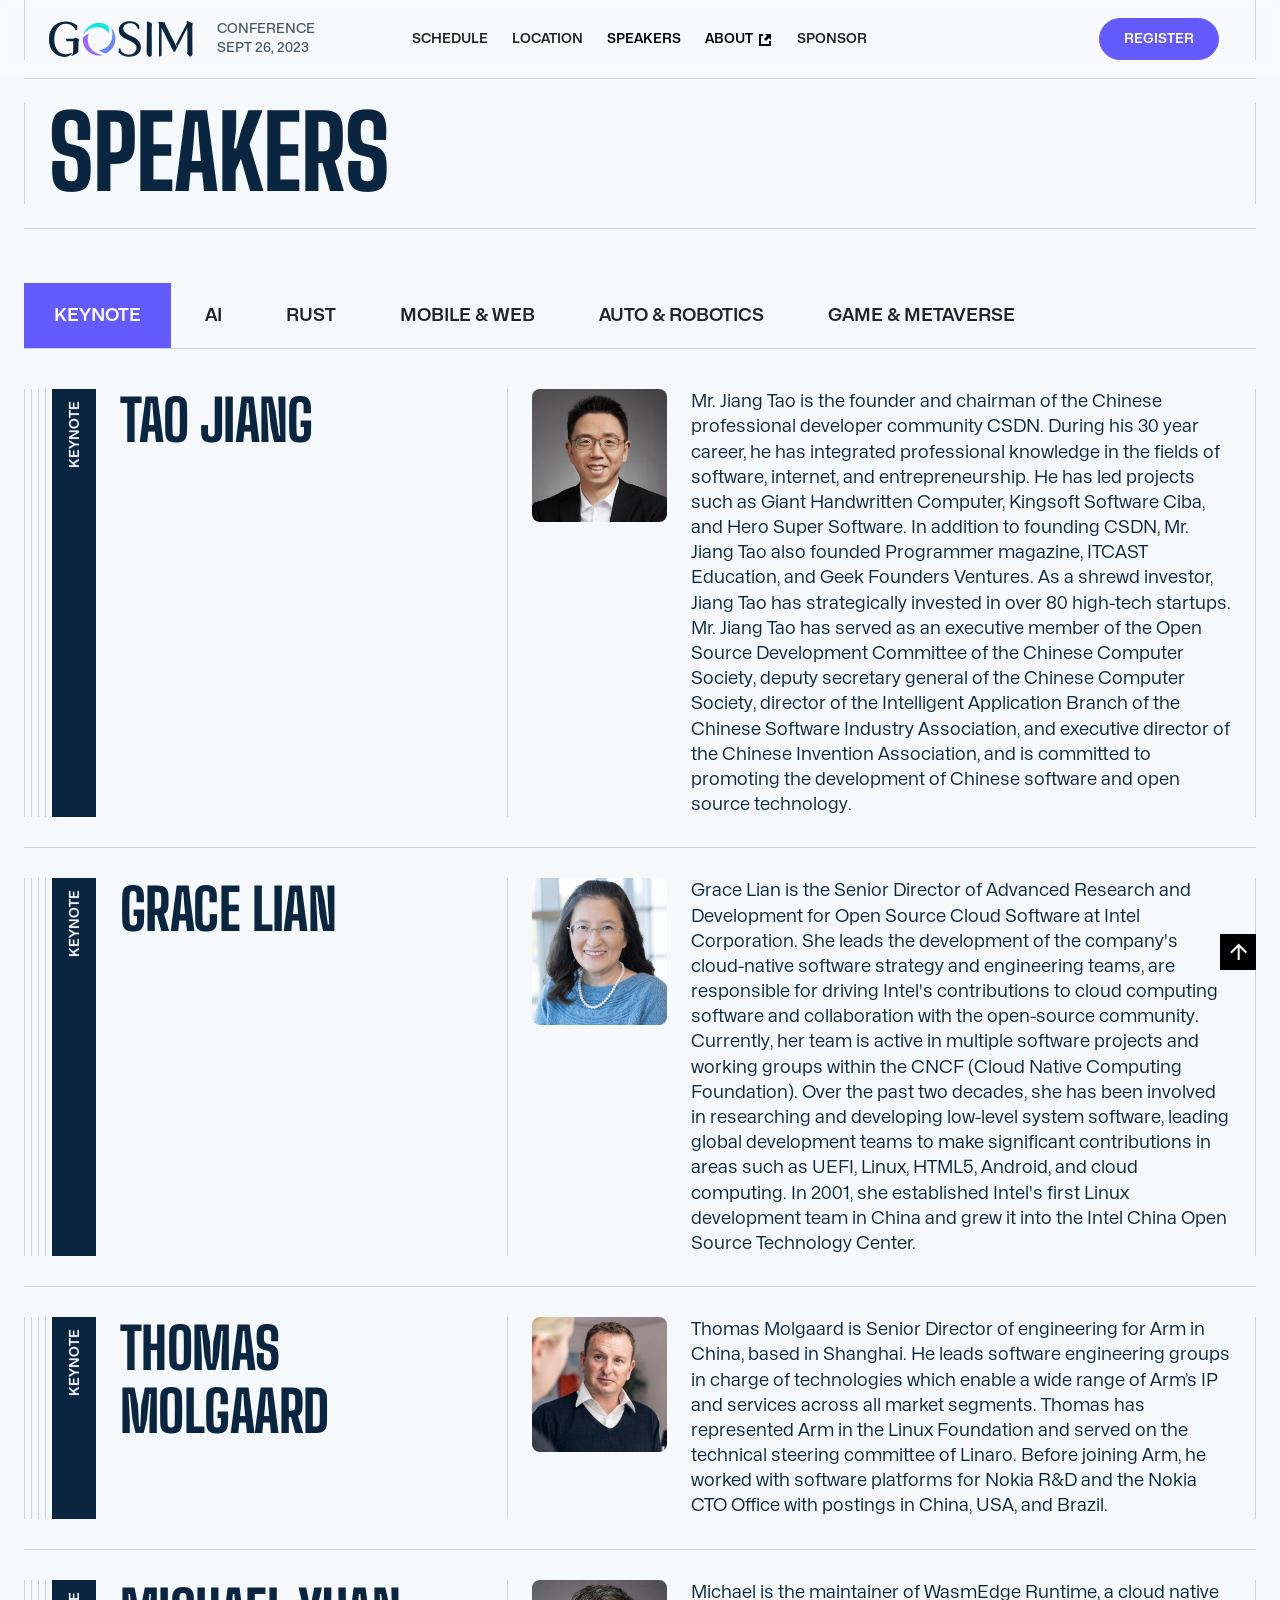
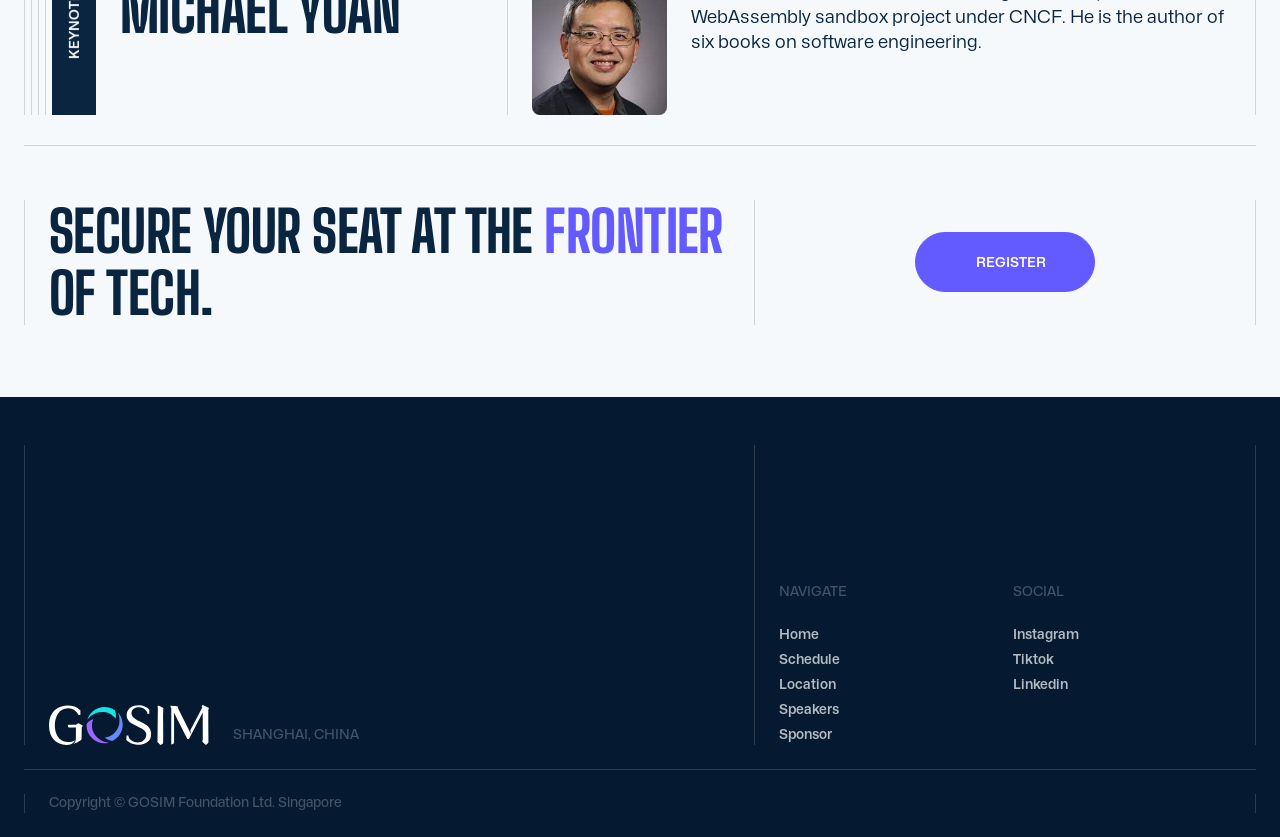
<file: speakers.html>
<!DOCTYPE html><!-- Last Published: Sat Apr 06 2024 01:32:18 GMT+0000 (Coordinated Universal Time) -->
<html data-wf-domain="conference2023.gosim.org" data-wf-page="64cb27d26b542a2d3aafcc37"
  data-wf-site="64cb27d16b542a2d3aafcbdd">

<head>
  <meta charset="utf-8" />
  <title>GOSIM Conference 2023 - Speakers</title>
  <meta content="GOSIM Conference 2023 - Speakers" property="og:title" />
  <meta content="GOSIM Conference 2023 - Speakers" property="twitter:title" />
  <meta content="width=device-width, initial-scale=1" name="viewport" />
  <link href="css/gosim-conference.css"
    rel="stylesheet" type="text/css" />
  <script
    type="text/javascript">!function (o, c) { var n = c.documentElement, t = " w-mod-"; n.className += t + "js", ("ontouchstart" in o || o.DocumentTouch && c instanceof DocumentTouch) && (n.className += t + "touch") }(window, document);</script>
  <link href="images/64df04108b62810ad6dc59b3_gosim-conference.png"
    rel="shortcut icon" type="image/x-icon" />
  <link href="images/64df04763ee10a7ce79408d1_gosim-256.png"
    rel="apple-touch-icon" />
  <style>
    body {
      -moz-osx-font-smoothing: grayscale;
      -webkit-font-smoothing: antialiased;
    }

    select,
    input,
    textarea {
      -webkit-appearance: none;
    }
  </style>
</head>

<body>
  <div class="page-wrapper">
    <div id="Top" class="back-to-top-container"><a href="#Top" class="back-to-top-button w-inline-block"><img
          src="images/64cb27d26b542a2d3aafcc44_interface-icon-arrow-up.svg"
          alt="" class="invert" /></a></div>
    <div class="navbar-wrapper">
      <div class="container---main">
        <div data-animation="default" data-collapse="medium" data-duration="400" data-easing="ease" data-easing2="ease"
          role="banner" class="navbar w-nav">
          <div class="navbar-row">
            <div class="navbar-left">
              <a href="index.html" class="brand w-nav-brand"><img alt="" height="Auto"
                  src="images/64d446e209b4d873d9518343_gosim-logo2.svg"
                  class="logo logo-header" /></a>
              <div class="small-text navbar-date">Conference<br />SEPT 26, 2023</div>
            </div>
            <nav role="navigation" class="nav-menu w-nav-menu">
              <a href="schedule.html" class="nav-link w-nav-link">schedule</a><a href="location.html"
                class="nav-link w-nav-link">location</a><a href="speakers.html" aria-current="page"
                class="nav-link w-nav-link w--current">Speakers</a>
              <a href="https://www.gosim.org/" target="_blank" class="nav-link nav-link__flex w-inline-block">
                <div>About</div>
                <div class="external-icon"></div>
              </a>
              <a href="sponsors.html" class="nav-link w-nav-link">sponsor</a>
            </nav>
            <div class="div-block-7 sdf23">
              <a href="https://www.lfasiallc.com/kubecon-cloudnativecon-open-source-summit-china/register/"
                target="_blank" class="button small header-btn w-inline-block">
                <div>Register</div>
              </a>
              <div class="language"></div>
              <div class="menu-button w-nav-button">
                <div class="menu-button-wrapper">
                  <div class="menu-button-horziontal">
                    <div class="menu-button-horizontal-line line-1"></div>
                    <div class="menu-button-horizontal-line line-2"></div>
                    <div class="menu-button-horizontal-line line-3"></div>
                  </div>
                  <div class="menu-button-cross">
                    <div class="menu-button-cross-line line-1"></div>
                    <div class="menu-button-cross-line line-2"></div>
                  </div>
                </div>
              </div>
            </div>
          </div>
        </div>
      </div>
    </div>
    <div class="content-wrapper">
      <div class="horizontal-line"></div>
      <div class="container---main">
        <div class="section-inner">
          <div id="w-node-_6dbf7af6-5825-25f4-3af3-17d40426552d-3aafcc37" class="rows gap-0-5x speakers-title">
            <h4 class="large-heading">speakers</h4>
          </div>
          <div class="container---xs pad-top"></div>
        </div>
      </div>
      <div class="horizontal-line"></div>
      <div data-current="keynote" data-easing="ease" data-duration-in="300" data-duration-out="100" class="tabs w-tabs">
        <div class="tabs-menu w-tab-menu">
          <a id="rust" data-w-tab="keynote" class="tab w-inline-block w-tab-link w--current">
            <div>Keynote</div>
          </a>
          <a id="ai" data-w-tab="ai" class="tab w-inline-block w-tab-link">
            <div>AI</div>
          </a>
          <a id="rust" data-w-tab="rust" class="tab w-inline-block w-tab-link">
            <div>RUST</div>
          </a>
          <a id="mobile" data-w-tab="mobile" class="tab w-inline-block w-tab-link">
            <div>Mobile &amp; Web</div>
          </a>
          <a id="auto" data-w-tab="auto" class="tab w-inline-block w-tab-link">
            <div>Auto &amp; Robotics</div>
          </a>
          <a id="metaverse" data-w-tab="metaverse" class="tab w-inline-block w-tab-link">
            <div>Game &amp; Metaverse</div>
          </a>
        </div>
        <div class="tabs-content w-tab-content">
          <div data-w-tab="keynote" class="w-tab-pane w--tab-active">
            <div class="w-dyn-list">
              <div role="list" class="w-dyn-items">
                <div role="listitem" class="container---main w-dyn-item">
                  <div class="section-inner has-title">
                    <div class="title-wrapper">
                      <div class="title-graphic">
                        <div class="vertical-line"></div>
                        <div class="vertical-line"></div>
                        <div class="vertical-line"></div>
                        <div class="title titles-2">
                          <div class="title-graphic-text-wrapper">
                            <div id="w-node-_0d0104dd-3ecc-165d-d9fb-0b542f494f44-3aafcc37" class="title-graphic-text">
                              Keynote</div>
                          </div>
                        </div>
                      </div>
                      <div class="title-text">
                        <h4 class="medium-heading">Tao Jiang</h4>
                      </div>
                    </div>
                    <div class="vertical-line"></div>
                    <div id="w-node-_0d0104dd-3ecc-165d-d9fb-0b542f494f48-3aafcc37" class="rows gap-1x">
                      <div id="w-node-_0d0104dd-3ecc-165d-d9fb-0b542f494f49-3aafcc37"
                        class="columns speaker-columns kjkj23">
                        <img src="images/speakers/64da6bd171d2ffd149ee87b4_jiang-tao-p-500.png"
                          alt="" class="image23" loading="lazy" width="500" height="492" />
                        <div id="w-node-_0d0104dd-3ecc-165d-d9fb-0b542f494f4b-3aafcc37">Mr. Jiang Tao is the founder and
                          chairman of the Chinese professional developer community CSDN. During his 30 year career, he
                          has integrated professional knowledge in the fields of software, internet, and
                          entrepreneurship. He has led projects such as Giant Handwritten Computer, Kingsoft Software
                          Ciba, and Hero Super Software. In addition to founding CSDN, Mr. Jiang Tao also founded
                          Programmer magazine, ITCAST Education, and Geek Founders Ventures. As a shrewd investor, Jiang
                          Tao has strategically invested in over 80 high-tech startups. Mr. Jiang Tao has served as an
                          executive member of the Open Source Development Committee of the Chinese Computer Society,
                          deputy secretary general of the Chinese Computer Society, director of the Intelligent
                          Application Branch of the Chinese Software Industry Association, and executive director of the
                          Chinese Invention Association, and is committed to promoting the development of Chinese
                          software and open source technology.</div>
                      </div>
                    </div>
                  </div>
                  <div class="horizontal-line kk43"></div>
                </div>
                <div role="listitem" class="container---main w-dyn-item">
                  <div class="section-inner has-title">
                    <div class="title-wrapper">
                      <div class="title-graphic">
                        <div class="vertical-line"></div>
                        <div class="vertical-line"></div>
                        <div class="vertical-line"></div>
                        <div class="title titles-2">
                          <div class="title-graphic-text-wrapper">
                            <div id="w-node-_0d0104dd-3ecc-165d-d9fb-0b542f494f44-3aafcc37" class="title-graphic-text">
                              Keynote</div>
                          </div>
                        </div>
                      </div>
                      <div class="title-text">
                        <h4 class="medium-heading">Grace Lian</h4>
                      </div>
                    </div>
                    <div class="vertical-line"></div>
                    <div id="w-node-_0d0104dd-3ecc-165d-d9fb-0b542f494f48-3aafcc37" class="rows gap-1x">
                      <div id="w-node-_0d0104dd-3ecc-165d-d9fb-0b542f494f49-3aafcc37"
                        class="columns speaker-columns kjkj23">
                        <img src="images/speakers/64f8b1a9d80f0d0c18b92b75_Grace_Lian%5B63%5D-p-500.png"
                          alt="" class="image23" loading="lazy" width="500" height="544" />
                        <div id="w-node-_0d0104dd-3ecc-165d-d9fb-0b542f494f4b-3aafcc37">Grace Lian is the Senior
                          Director of Advanced Research and Development for Open Source Cloud Software at Intel
                          Corporation. She leads the development of the company&#x27;s cloud-native software strategy
                          and engineering teams, are responsible for driving Intel&#x27;s contributions to cloud
                          computing software and collaboration with the open-source community. Currently, her team is
                          active in multiple software projects and working groups within the CNCF (Cloud Native
                          Computing Foundation). Over the past two decades, she has been involved in researching and
                          developing low-level system software, leading global development teams to make significant
                          contributions in areas such as UEFI, Linux, HTML5, Android, and cloud computing. In 2001, she
                          established Intel&#x27;s first Linux development team in China and grew it into the Intel
                          China Open Source Technology Center.</div>
                      </div>
                    </div>
                  </div>
                  <div class="horizontal-line kk43"></div>
                </div>
                <div role="listitem" class="container---main w-dyn-item">
                  <div class="section-inner has-title">
                    <div class="title-wrapper">
                      <div class="title-graphic">
                        <div class="vertical-line"></div>
                        <div class="vertical-line"></div>
                        <div class="vertical-line"></div>
                        <div class="title titles-2">
                          <div class="title-graphic-text-wrapper">
                            <div id="w-node-_0d0104dd-3ecc-165d-d9fb-0b542f494f44-3aafcc37" class="title-graphic-text">
                              Keynote</div>
                          </div>
                        </div>
                      </div>
                      <div class="title-text">
                        <h4 class="medium-heading">Thomas Molgaard</h4>
                      </div>
                    </div>
                    <div class="vertical-line"></div>
                    <div id="w-node-_0d0104dd-3ecc-165d-d9fb-0b542f494f48-3aafcc37" class="rows gap-1x">
                      <div id="w-node-_0d0104dd-3ecc-165d-d9fb-0b542f494f49-3aafcc37"
                        class="columns speaker-columns kjkj23">
                        <img src="images/speakers/64e4755ea8d1070a8c24179b_Molgaard.png"
                          alt="" class="image23" loading="lazy" width="400" height="400" />
                        <div id="w-node-_0d0104dd-3ecc-165d-d9fb-0b542f494f4b-3aafcc37">Thomas Molgaard is Senior
                          Director of engineering for Arm in China, based in Shanghai. He leads software engineering
                          groups in charge of technologies which enable a wide range of Arm’s IP and services across all
                          market segments. Thomas has represented Arm in the Linux Foundation and served on the
                          technical steering committee of Linaro. Before joining Arm, he worked with software platforms
                          for Nokia R&amp;D and the Nokia CTO Office with postings in China, USA, and Brazil.</div>
                      </div>
                    </div>
                  </div>
                  <div class="horizontal-line kk43"></div>
                </div>
                <div role="listitem" class="container---main w-dyn-item">
                  <div class="section-inner has-title">
                    <div class="title-wrapper">
                      <div class="title-graphic">
                        <div class="vertical-line"></div>
                        <div class="vertical-line"></div>
                        <div class="vertical-line"></div>
                        <div class="title titles-2">
                          <div class="title-graphic-text-wrapper">
                            <div id="w-node-_0d0104dd-3ecc-165d-d9fb-0b542f494f44-3aafcc37" class="title-graphic-text">
                              Keynote</div>
                          </div>
                        </div>
                      </div>
                      <div class="title-text">
                        <h4 class="medium-heading">Michael Yuan</h4>
                      </div>
                    </div>
                    <div class="vertical-line"></div>
                    <div id="w-node-_0d0104dd-3ecc-165d-d9fb-0b542f494f48-3aafcc37" class="rows gap-1x">
                      <div id="w-node-_0d0104dd-3ecc-165d-d9fb-0b542f494f49-3aafcc37"
                        class="columns speaker-columns kjkj23">
                        <img src="images/speakers/64d2e82b7241ebe9f5657287_Michael-Yuan.jpeg"
                          alt="" class="image23" loading="lazy" width="225" height="225" />
                        <div id="w-node-_0d0104dd-3ecc-165d-d9fb-0b542f494f4b-3aafcc37">Michael is the maintainer of
                          WasmEdge Runtime, a cloud native WebAssembly sandbox project under CNCF. He is the author of
                          six books on software engineering.</div>
                      </div>
                    </div>
                  </div>
                  <div class="horizontal-line kk43"></div>
                </div>
              </div>
            </div>
          </div>
          <div data-w-tab="ai" class="w-tab-pane">
            <div class="w-dyn-list">
              <div role="list" class="w-dyn-items">
                <div role="listitem" class="container---main w-dyn-item">
                  <div class="section-inner has-title">
                    <div class="title-wrapper">
                      <div class="title-graphic">
                        <div class="vertical-line"></div>
                        <div class="vertical-line"></div>
                        <div class="vertical-line"></div>
                        <div class="title titles-2">
                          <div class="title-graphic-text-wrapper">
                            <div id="w-node-_71fab22b-0104-3208-f307-d887cc470694-3aafcc37" class="title-graphic-text">
                              AI</div>
                          </div>
                        </div>
                      </div>
                      <div class="title-text">
                        <h4 class="medium-heading">Loubna Ben Allal</h4>
                      </div>
                    </div>
                    <div class="vertical-line"></div>
                    <div id="w-node-_71fab22b-0104-3208-f307-d887cc47069a-3aafcc37" class="rows gap-1x">
                      <div id="w-node-_71fab22b-0104-3208-f307-d887cc47069b-3aafcc37"
                        class="columns speaker-columns kjkj23">
                        <img src="images/speakers/64d2a1806265cb003be0886e_lk2.png"
                          alt="" class="image23" loading="lazy" width="460" height="460" />
                        <div id="w-node-cab04417-c5d4-ff88-e255-ee1e2c83454c-3aafcc37">Loubna Ben Allal is a Machine
                          Learning Engineer in the Science team at Hugging Face working on LLMs for code. She is part of
                          the core team behind the BigCode Project and has co-authored The Stack dataset, SantaCoder,
                          and StarCoder models. Loubna holds a Master&#x27;s Degree in Mathematics and Deep Learning
                          from Ecole des Mines de Nancy and graduated from the MVA Master program at ENS Paris Saclay.
                        </div>
                      </div>
                    </div>
                  </div>
                  <div class="horizontal-line kk43"></div>
                </div>
                <div role="listitem" class="container---main w-dyn-item">
                  <div class="section-inner has-title">
                    <div class="title-wrapper">
                      <div class="title-graphic">
                        <div class="vertical-line"></div>
                        <div class="vertical-line"></div>
                        <div class="vertical-line"></div>
                        <div class="title titles-2">
                          <div class="title-graphic-text-wrapper">
                            <div id="w-node-_71fab22b-0104-3208-f307-d887cc470694-3aafcc37" class="title-graphic-text">
                              AI</div>
                          </div>
                        </div>
                      </div>
                      <div class="title-text">
                        <h4 class="medium-heading">Emily Chen </h4>
                      </div>
                    </div>
                    <div class="vertical-line"></div>
                    <div id="w-node-_71fab22b-0104-3208-f307-d887cc47069a-3aafcc37" class="rows gap-1x">
                      <div id="w-node-_71fab22b-0104-3208-f307-d887cc47069b-3aafcc37"
                        class="columns speaker-columns kjkj23">
                        <img src="images/speakers/64e6c5aa63620822b647e215_emily.jpg"
                          alt="" class="image23" loading="lazy" width="450" height="450" />
                        <div id="w-node-cab04417-c5d4-ff88-e255-ee1e2c83454c-3aafcc37">Emily has 18 years of open-source
                          community experience, she was a core contributor in Mozilla/Firefox community, GSoC mentor,
                          Founder of GNOME.Asia and served as the Board of Director in GNOME Foundation in 2010, was
                          co-founder of Kaiyuanshe. Emily joined MSFT as Open Source Community Manager to evangelize
                          MSFT OSS technology and strategy to the broader OSS community since 2014; Later she worked as
                          a product manager in C+AI to build China Azure Marketplace from 0-1 for both customers and
                          ISVs; Since 2018, Emily was the PM lead of STCA AI Vertical team to develop &quot;Industry +
                          AI&quot; solutions for China top enterprise customers, manage multiple enterprise AI projects,
                          build the scalable solutions and deliver flagship projects in China for top customers. Since
                          2022, Emily worked in Microsoft Data Integration team as Principal PM lead for Data Factory
                          APAC PM team. </div>
                      </div>
                    </div>
                  </div>
                  <div class="horizontal-line kk43"></div>
                </div>
                <div role="listitem" class="container---main w-dyn-item">
                  <div class="section-inner has-title">
                    <div class="title-wrapper">
                      <div class="title-graphic">
                        <div class="vertical-line"></div>
                        <div class="vertical-line"></div>
                        <div class="vertical-line"></div>
                        <div class="title titles-2">
                          <div class="title-graphic-text-wrapper">
                            <div id="w-node-_71fab22b-0104-3208-f307-d887cc470694-3aafcc37" class="title-graphic-text">
                              AI</div>
                          </div>
                        </div>
                      </div>
                      <div class="title-text">
                        <h4 class="medium-heading">Bosheng Ding</h4>
                      </div>
                    </div>
                    <div class="vertical-line"></div>
                    <div id="w-node-_71fab22b-0104-3208-f307-d887cc47069a-3aafcc37" class="rows gap-1x">
                      <div id="w-node-_71fab22b-0104-3208-f307-d887cc47069b-3aafcc37"
                        class="columns speaker-columns kjkj23">
                        <img src="images/speakers/64d2e65e981b3cde3771f818_bosheng-ding.png"
                          alt="" class="image23" loading="lazy" width="400" height="400" />
                        <div id="w-node-cab04417-c5d4-ff88-e255-ee1e2c83454c-3aafcc37">Bosheng Ding is the founder of
                          the open source project, PandaLLM. He is a researcher and PhD candidate at Nanyang
                          Technological University, focusing on deep learning and natural language processing. His
                          research focused on Large Language Models and Robust NLP Systems. Bosheng has demonstrated a
                          strong aptitude for research, as evidenced by his publications at top AI conferences. In
                          addition to his own research, Bosheng has also served as a reviewer for various AI
                          conferences, including EMNLP, ACL, KDD, SIGDIAL, and WSDM. He is also an adjunct lecturer on
                          digital marketing at the Singapore University of Social Sciences. Prior to his Ph.D. studies,
                          Bosheng worked as a financial risk management consultant for PwC Consulting. In this role, he
                          contributed to projects in a number of countries, including Singapore, Thailand, the
                          Philippines, Malaysia, Austrilia, and South Africa. Bosheng’s experiences in academia and
                          industry have equipped him with diverse skills and perspectives, making him well-suited to
                          tackle complex problems at the intersection of technology and business.</div>
                      </div>
                    </div>
                  </div>
                  <div class="horizontal-line kk43"></div>
                </div>
                <div role="listitem" class="container---main w-dyn-item">
                  <div class="section-inner has-title">
                    <div class="title-wrapper">
                      <div class="title-graphic">
                        <div class="vertical-line"></div>
                        <div class="vertical-line"></div>
                        <div class="vertical-line"></div>
                        <div class="title titles-2">
                          <div class="title-graphic-text-wrapper">
                            <div id="w-node-_71fab22b-0104-3208-f307-d887cc470694-3aafcc37" class="title-graphic-text">
                              AI</div>
                          </div>
                        </div>
                      </div>
                      <div class="title-text">
                        <h4 class="medium-heading">Xu Han</h4>
                      </div>
                    </div>
                    <div class="vertical-line"></div>
                    <div id="w-node-_71fab22b-0104-3208-f307-d887cc47069a-3aafcc37" class="rows gap-1x">
                      <div id="w-node-_71fab22b-0104-3208-f307-d887cc47069b-3aafcc37"
                        class="columns speaker-columns kjkj23">
                        <img src="images/speakers/6500fbd22304a8747005140e_xu-han.png"
                          alt="" class="image23" loading="lazy" width="490" height="509" />
                        <div id="w-node-cab04417-c5d4-ff88-e255-ee1e2c83454c-3aafcc37">Han Xu is the chief researcher at
                          ModelBest. He was a postdoctoral fellow at Tsinghua University, with research directions in
                          natural language processing, pre-trained language models, and knowledge graphs. He has
                          published numerous papers in international conferences on natural language processing and
                          artificial intelligence such as ACL and EMNLP. He has been cited over 5,900 times on Google
                          Scholar. As one of the main contributors, he participated in the community building of the
                          OpenBMB large model and the open-source of the CPM series models. During his doctoral studies,
                          he received various honors including the National Scholarship, Tsinghua University&#x27;s
                          Jiang Nanxiang Scholarship, Tsinghua University&#x27;s Department of Computer Science Zhong
                          Shimou Scholarship, Tsinghua University&#x27;s Outstanding Doctoral Dissertation, and the
                          Microsoft Scholar Scholarship. He was selected for the CCF Excellent Doctoral Dissertation
                          Incentive Plan for 2022, the Postdoctoral Innovative Talent Support Program, and the Tsinghua
                          University Shuimu Scholar Program.</div>
                      </div>
                    </div>
                  </div>
                  <div class="horizontal-line kk43"></div>
                </div>
                <div role="listitem" class="container---main w-dyn-item">
                  <div class="section-inner has-title">
                    <div class="title-wrapper">
                      <div class="title-graphic">
                        <div class="vertical-line"></div>
                        <div class="vertical-line"></div>
                        <div class="vertical-line"></div>
                        <div class="title titles-2">
                          <div class="title-graphic-text-wrapper">
                            <div id="w-node-_71fab22b-0104-3208-f307-d887cc470694-3aafcc37" class="title-graphic-text">
                              AI</div>
                          </div>
                        </div>
                      </div>
                      <div class="title-text">
                        <h4 class="medium-heading">Yuwen Hu</h4>
                      </div>
                    </div>
                    <div class="vertical-line"></div>
                    <div id="w-node-_71fab22b-0104-3208-f307-d887cc47069a-3aafcc37" class="rows gap-1x">
                      <div id="w-node-_71fab22b-0104-3208-f307-d887cc47069b-3aafcc37"
                        class="columns speaker-columns kjkj23">
                        <img src="images/speakers/64f5882346ff620f20f289e4_%E8%83%A1%E8%AA%89%E6%96%87-p-500.png"
                          alt="" class="image23" loading="lazy" width="500" height="625" />
                        <div id="w-node-cab04417-c5d4-ff88-e255-ee1e2c83454c-3aafcc37">Yuwen graduated from KTH Royal
                          Institute of Technology in Sweden and currently serves as an AI Frameworks Engineer at Intel.
                          She excels in developing acceleration frameworks for deep learning and large language models.
                          In addition to her multiple educational sessions on LLM, she is also one of the core team
                          members of BigDL project.</div>
                      </div>
                    </div>
                  </div>
                  <div class="horizontal-line kk43"></div>
                </div>
                <div role="listitem" class="container---main w-dyn-item">
                  <div class="section-inner has-title">
                    <div class="title-wrapper">
                      <div class="title-graphic">
                        <div class="vertical-line"></div>
                        <div class="vertical-line"></div>
                        <div class="vertical-line"></div>
                        <div class="title titles-2">
                          <div class="title-graphic-text-wrapper">
                            <div id="w-node-_71fab22b-0104-3208-f307-d887cc470694-3aafcc37" class="title-graphic-text">
                              AI</div>
                          </div>
                        </div>
                      </div>
                      <div class="title-text">
                        <h4 class="medium-heading">Yuhao Jiang</h4>
                      </div>
                    </div>
                    <div class="vertical-line"></div>
                    <div id="w-node-_71fab22b-0104-3208-f307-d887cc47069a-3aafcc37" class="rows gap-1x">
                      <div id="w-node-_71fab22b-0104-3208-f307-d887cc47069b-3aafcc37"
                        class="columns speaker-columns kjkj23">
                        <img src="images/speakers/650a8f8e0e1caaa18845051e_Yuhao%20Jiang-p-500.png"
                          alt="" class="image23" loading="lazy" width="500" height="571" />
                        <div id="w-node-cab04417-c5d4-ff88-e255-ee1e2c83454c-3aafcc37">Corporate Counsel, Microsoft Asia
                          R&amp;D Group Legal Affairs</div>
                      </div>
                    </div>
                  </div>
                  <div class="horizontal-line kk43"></div>
                </div>
                <div role="listitem" class="container---main w-dyn-item">
                  <div class="section-inner has-title">
                    <div class="title-wrapper">
                      <div class="title-graphic">
                        <div class="vertical-line"></div>
                        <div class="vertical-line"></div>
                        <div class="vertical-line"></div>
                        <div class="title titles-2">
                          <div class="title-graphic-text-wrapper">
                            <div id="w-node-_71fab22b-0104-3208-f307-d887cc470694-3aafcc37" class="title-graphic-text">
                              AI</div>
                          </div>
                        </div>
                      </div>
                      <div class="title-text">
                        <h4 class="medium-heading">Anni Lai</h4>
                      </div>
                    </div>
                    <div class="vertical-line"></div>
                    <div id="w-node-_71fab22b-0104-3208-f307-d887cc47069a-3aafcc37" class="rows gap-1x">
                      <div id="w-node-_71fab22b-0104-3208-f307-d887cc47069b-3aafcc37"
                        class="columns speaker-columns kjkj23">
                        <img src="images/speakers/64e4749f20fa7e0e1005bc05_anni%20head%202018.jpg"
                          alt="" class="image23" loading="lazy" width="473" height="716" />
                        <div id="w-node-cab04417-c5d4-ff88-e255-ee1e2c83454c-3aafcc37">Anni Lai is the Head of Futurewei
                          Open Source Operations and Marketing. She drives Futurewei’s open source governance, process,
                          compliance, training, project alignment, and ecosystem building. Anni has a long history of
                          serving on various open source foundation boards such as LF CNCF, LF OCI, LF Edge, OpenStack
                          Foundation, and is currently on the LF AI &amp; Data, Open Metaverse Foundation, LF Europe
                          Advisory boards, and Kaiyuanshe.org Advisory Committee. Anni has been instrumental in growing
                          various open source projects and building ecosystems in the areas of Cloud Native, Edge, AI,
                          and Metaverse.</div>
                      </div>
                    </div>
                  </div>
                  <div class="horizontal-line kk43"></div>
                </div>
                <div role="listitem" class="container---main w-dyn-item">
                  <div class="section-inner has-title">
                    <div class="title-wrapper">
                      <div class="title-graphic">
                        <div class="vertical-line"></div>
                        <div class="vertical-line"></div>
                        <div class="vertical-line"></div>
                        <div class="title titles-2">
                          <div class="title-graphic-text-wrapper">
                            <div id="w-node-_71fab22b-0104-3208-f307-d887cc470694-3aafcc37" class="title-graphic-text">
                              AI</div>
                          </div>
                        </div>
                      </div>
                      <div class="title-text">
                        <h4 class="medium-heading">Ted Liu</h4>
                      </div>
                    </div>
                    <div class="vertical-line"></div>
                    <div id="w-node-_71fab22b-0104-3208-f307-d887cc47069a-3aafcc37" class="rows gap-1x">
                      <div id="w-node-_71fab22b-0104-3208-f307-d887cc47069b-3aafcc37"
                        class="columns speaker-columns kjkj23">
                        <img src="images/speakers/64d661a6755b87ff22a49f65_ted-liu-p-500.png"
                          alt="" class="image23" loading="lazy" width="500" height="528" />
                        <div id="w-node-cab04417-c5d4-ff88-e255-ee1e2c83454c-3aafcc37">Ted Liu, has a long-standing
                          commitment to participating in open-source communities both domestically and internationally.
                          His current roles include being a co-founder of the kaiyuanshe an official member of the
                          Apache Software Foundation, a member and mentor of the Incubator Project Committee, and a
                          member of the Community Development Committee. He is also involved in consulting roles for
                          open-source related businesses or communities, such as being an advisor for the Open Source
                          Rainforest community, an External Advisor for BAIN &amp; Company, and Tencent Cloud TVP. He
                          has previously served as an open-source consultant for Tencent Cloud Tengyuan Club, the
                          Strategic Business Director for Microsoft China, the Chief Technical Evangelist for
                          Microsoft&#x27;s Open Technologies and Microsoft&#x27;s Asia-Pacific R&amp;D Group. He also
                          held positions at Oracle (China) as the Channel and Alliance Director, the Linux Strategy
                          Director, and the General Manager of the Middleware Business Division for Greater China.
                          Furthermore, he served as the Vice President for the Asia-Pacific region at Turbolinux.</div>
                      </div>
                    </div>
                  </div>
                  <div class="horizontal-line kk43"></div>
                </div>
                <div role="listitem" class="container---main w-dyn-item">
                  <div class="section-inner has-title">
                    <div class="title-wrapper">
                      <div class="title-graphic">
                        <div class="vertical-line"></div>
                        <div class="vertical-line"></div>
                        <div class="vertical-line"></div>
                        <div class="title titles-2">
                          <div class="title-graphic-text-wrapper">
                            <div id="w-node-_71fab22b-0104-3208-f307-d887cc470694-3aafcc37" class="title-graphic-text">
                              AI</div>
                          </div>
                        </div>
                      </div>
                      <div class="title-text">
                        <h4 class="medium-heading">Stefano Maffulli</h4>
                      </div>
                    </div>
                    <div class="vertical-line"></div>
                    <div id="w-node-_71fab22b-0104-3208-f307-d887cc47069a-3aafcc37" class="rows gap-1x">
                      <div id="w-node-_71fab22b-0104-3208-f307-d887cc47069b-3aafcc37"
                        class="columns speaker-columns kjkj23">
                        <img src="images/speakers/64e4750f46ba44d1000739ee_Stefano%20Maffulli-p-500.jpg"
                          alt="" class="image23" loading="lazy" width="500" height="752" />
                        <div id="w-node-cab04417-c5d4-ff88-e255-ee1e2c83454c-3aafcc37">Stefano is the executive director
                          of the Open Source Initiative. An experienced leader of open source organizations, from
                          non-profits advocacy groups and trade organizations to business ventures and community
                          projects across countries. With a proven track record in community building, he’s also an
                          active contributor to open source projects. When not basking in front of a monitor, you’ll
                          find him teaching sailing or perfecting his pizza technique.</div>
                      </div>
                    </div>
                  </div>
                  <div class="horizontal-line kk43"></div>
                </div>
                <div role="listitem" class="container---main w-dyn-item">
                  <div class="section-inner has-title">
                    <div class="title-wrapper">
                      <div class="title-graphic">
                        <div class="vertical-line"></div>
                        <div class="vertical-line"></div>
                        <div class="vertical-line"></div>
                        <div class="title titles-2">
                          <div class="title-graphic-text-wrapper">
                            <div id="w-node-_71fab22b-0104-3208-f307-d887cc470694-3aafcc37" class="title-graphic-text">
                              AI</div>
                          </div>
                        </div>
                      </div>
                      <div class="title-text">
                        <h4 class="medium-heading">Wei Meng</h4>
                      </div>
                    </div>
                    <div class="vertical-line"></div>
                    <div id="w-node-_71fab22b-0104-3208-f307-d887cc47069a-3aafcc37" class="rows gap-1x">
                      <div id="w-node-_71fab22b-0104-3208-f307-d887cc47069b-3aafcc37"
                        class="columns speaker-columns kjkj23">
                        <img src="images/speakers/64d5619787732ff7d3351029_wei-meng-p-500.jpg"
                          alt="" class="image23" loading="lazy" width="500" height="667" />
                        <div id="w-node-cab04417-c5d4-ff88-e255-ee1e2c83454c-3aafcc37">Mr. Meng Wei serves as the
                          Director of Open Source Strategy at ZTE Corporation. Since 2016, he has spearheaded ZTE&#x27;s
                          preliminary research in artificial intelligence. Passionate about AI and 5G, in 2018, he was
                          appointed as the Chair of the ITU-T ML5G WG3, a United Nations International Telecommunication
                          Union group focused on applying machine learning to 5G network architectures. Meng is also the
                          Vice Chair of the China AI Industry Development Alliance, a board member of the Linux AI &amp;
                          Data Foundation, and was elected its Chairman in 2023. He has held roles as PTL for the Linux
                          Foundation&#x27;s ODL project and mentor for the Adlik project, contributing to multiple
                          international standards in AI and network function virtualization. Additionally, Meng holds
                          over 30 patents, both in China and internationally, as the lead inventor. </div>
                      </div>
                    </div>
                  </div>
                  <div class="horizontal-line kk43"></div>
                </div>
                <div role="listitem" class="container---main w-dyn-item">
                  <div class="section-inner has-title">
                    <div class="title-wrapper">
                      <div class="title-graphic">
                        <div class="vertical-line"></div>
                        <div class="vertical-line"></div>
                        <div class="vertical-line"></div>
                        <div class="title titles-2">
                          <div class="title-graphic-text-wrapper">
                            <div id="w-node-_71fab22b-0104-3208-f307-d887cc470694-3aafcc37" class="title-graphic-text">
                              AI</div>
                          </div>
                        </div>
                      </div>
                      <div class="title-text">
                        <h4 class="medium-heading">Zhenhua Sun</h4>
                      </div>
                    </div>
                    <div class="vertical-line"></div>
                    <div id="w-node-_71fab22b-0104-3208-f307-d887cc47069a-3aafcc37" class="rows gap-1x">
                      <div id="w-node-_71fab22b-0104-3208-f307-d887cc47069b-3aafcc37"
                        class="columns speaker-columns kjkj23">
                        <img src="images/speakers/650a557e0ee2b4661b850aff_photo_zhenhua-p-500.jpeg"
                          alt="" class="image23" loading="lazy" width="500" height="750" />
                        <div id="w-node-cab04417-c5d4-ff88-e255-ee1e2c83454c-3aafcc37">ByteDance Open Source Committee
                          Legal Advisor, responsible for the company&#x27;s legal affairs related to open source,
                          dedicated to implementing and improving the OpenChain international standard for open source
                          compliance within the company. Actively involved in open source community activities for an
                          extended period, a proactive contributor to the OSCAR (Open Source Compliance and Resource)
                          activities organized by the Institute of Information and Communication Technology, and the
                          author of the Open Source Compliance chapter in the &#x27;Modern Corporate Compliance
                          Guide.&#x27; Formerly served as a lawyer and patent agent.</div>
                      </div>
                    </div>
                  </div>
                  <div class="horizontal-line kk43"></div>
                </div>
                <div role="listitem" class="container---main w-dyn-item">
                  <div class="section-inner has-title">
                    <div class="title-wrapper">
                      <div class="title-graphic">
                        <div class="vertical-line"></div>
                        <div class="vertical-line"></div>
                        <div class="vertical-line"></div>
                        <div class="title titles-2">
                          <div class="title-graphic-text-wrapper">
                            <div id="w-node-_71fab22b-0104-3208-f307-d887cc470694-3aafcc37" class="title-graphic-text">
                              AI</div>
                          </div>
                        </div>
                      </div>
                      <div class="title-text">
                        <h4 class="medium-heading">Yanzhi Wang</h4>
                      </div>
                    </div>
                    <div class="vertical-line"></div>
                    <div id="w-node-_71fab22b-0104-3208-f307-d887cc47069a-3aafcc37" class="rows gap-1x">
                      <div id="w-node-_71fab22b-0104-3208-f307-d887cc47069b-3aafcc37"
                        class="columns speaker-columns kjkj23">
                        <img src="images/speakers/64ee923ce5285be01c3586be_yanzhi-wang-p-500.png"
                          alt="" class="image23" loading="lazy" width="500" height="667" />
                        <div id="w-node-cab04417-c5d4-ff88-e255-ee1e2c83454c-3aafcc37">Yanzhi Wang is an associate
                          professor and faculty fellow at Dept. of ECE at Northeastern University, Boston, MA. He
                          received the B.S. degree from Tsinghua University in 2009, and Ph.D. from the University of
                          Southern California in 2014. His research interests focus on model compression and
                          platform-specific acceleration of deep learning applications. His work has been published
                          broadly in top conference and journal venues (e.g., DAC, ICCAD, ASPLOS, ISCA, MICRO, HPCA,
                          PLDI, ICS, PACT, ISSCC, AAAI, ICML, NeurIPS, CVPR, ICLR, IJCAI, ECCV, ICDM, ACM MM, FPGA,
                          LCTES, CCS, VLDB, PACT, ICDCS, RTAS, Infocom, C-ACM, JSSC, TComputer, TCAS-I, TCAD, TCAS-I,
                          JSAC, TNNLS, etc.), and has been cited around 16,000 times. He has received six Best Paper and
                          Top Paper Awards and one Communications of the ACM cover featured article. He has another 13
                          Best Paper Nominations and four Popular Paper Awards. He has received the IEEE TC-SDM Early
                          Career Award, APSIPA Distinguished Leader Award, Massachusetts Acorn Innovation Award, Martin
                          Essigmann Excellence in Teaching Award, Massachusetts Acorn Innovation Award, Ming Hsieh
                          Scholar Award, YIP Award and other research awards from Google, MathWorks, etc. </div>
                      </div>
                    </div>
                  </div>
                  <div class="horizontal-line kk43"></div>
                </div>
                <div role="listitem" class="container---main w-dyn-item">
                  <div class="section-inner has-title">
                    <div class="title-wrapper">
                      <div class="title-graphic">
                        <div class="vertical-line"></div>
                        <div class="vertical-line"></div>
                        <div class="vertical-line"></div>
                        <div class="title titles-2">
                          <div class="title-graphic-text-wrapper">
                            <div id="w-node-_71fab22b-0104-3208-f307-d887cc470694-3aafcc37" class="title-graphic-text">
                              AI</div>
                          </div>
                        </div>
                      </div>
                      <div class="title-text">
                        <h4 class="medium-heading">Qing Wei</h4>
                      </div>
                    </div>
                    <div class="vertical-line"></div>
                    <div id="w-node-_71fab22b-0104-3208-f307-d887cc47069a-3aafcc37" class="rows gap-1x">
                      <div id="w-node-_71fab22b-0104-3208-f307-d887cc47069b-3aafcc37"
                        class="columns speaker-columns kjkj23">
                        <img src="images/speakers/64e80aaa8baf695033ad9e2a_Wei-p-500.jpg"
                          alt="" class="image23" loading="lazy" width="500" height="500" />
                        <div id="w-node-cab04417-c5d4-ff88-e255-ee1e2c83454c-3aafcc37">As an ICT industry veteran, Mr.
                          Qing Wei has been working in mobile communication, information technology and smart devices
                          related business for over 30 years in Asia. His business footprint spans across Mainland
                          China, Singapore and Hong Kong SAR and is specialized in information technology and
                          telecommunication product development &amp; management as well as sales &amp; marketing
                          management.His most recent role as Chief Technology Officer in Microsoft (China) Ltd allows
                          him to work with industry partners and influencers in China to evangelize Microsoft’s
                          technology vision, innovation and digital transformation practices based on the advanced
                          technology of cloud computing, IoT, big data, machine learning and artificial intelligence. he
                          is also working closely with customers and partners together to leverage the advanced
                          technology to solve real-world societal and industry problems with sustainable growth
                          potentials. </div>
                      </div>
                    </div>
                  </div>
                  <div class="horizontal-line kk43"></div>
                </div>
                <div role="listitem" class="container---main w-dyn-item">
                  <div class="section-inner has-title">
                    <div class="title-wrapper">
                      <div class="title-graphic">
                        <div class="vertical-line"></div>
                        <div class="vertical-line"></div>
                        <div class="vertical-line"></div>
                        <div class="title titles-2">
                          <div class="title-graphic-text-wrapper">
                            <div id="w-node-_71fab22b-0104-3208-f307-d887cc470694-3aafcc37" class="title-graphic-text">
                              AI</div>
                          </div>
                        </div>
                      </div>
                      <div class="title-text">
                        <h4 class="medium-heading">Liliya Wu</h4>
                      </div>
                    </div>
                    <div class="vertical-line"></div>
                    <div id="w-node-_71fab22b-0104-3208-f307-d887cc47069a-3aafcc37" class="rows gap-1x">
                      <div id="w-node-_71fab22b-0104-3208-f307-d887cc47069b-3aafcc37"
                        class="columns speaker-columns kjkj23">
                        <img src="images/speakers/64ed1dc5e11af3bc5c8df6f9_huili-wu.png"
                          alt="" class="image23" loading="lazy" width="468" height="506" />
                        <div id="w-node-cab04417-c5d4-ff88-e255-ee1e2c83454c-3aafcc37">Liliya Wu is responsible for
                          supporting Arm software strategy in AIoT filed. Carry out technical evangelism work around
                          Arm-based solutions and software tool chains. Collaborate with ecosystem partner such as
                          Baidu, Alibaba and promote the implementation of Arm-based edge AI technology cooperation. She
                          is committed to driving satisfaction with the existing arm tools and platform technologies,
                          improving developer experience and assisting the larger developer community better understand
                          how to successfully adopt and use arm tools and platform technologies.</div>
                      </div>
                    </div>
                  </div>
                  <div class="horizontal-line kk43"></div>
                </div>
                <div role="listitem" class="container---main w-dyn-item">
                  <div class="section-inner has-title">
                    <div class="title-wrapper">
                      <div class="title-graphic">
                        <div class="vertical-line"></div>
                        <div class="vertical-line"></div>
                        <div class="vertical-line"></div>
                        <div class="title titles-2">
                          <div class="title-graphic-text-wrapper">
                            <div id="w-node-_71fab22b-0104-3208-f307-d887cc470694-3aafcc37" class="title-graphic-text">
                              AI</div>
                          </div>
                        </div>
                      </div>
                      <div class="title-text">
                        <h4 class="medium-heading">Yang You</h4>
                      </div>
                    </div>
                    <div class="vertical-line"></div>
                    <div id="w-node-_71fab22b-0104-3208-f307-d887cc47069a-3aafcc37" class="rows gap-1x">
                      <div id="w-node-_71fab22b-0104-3208-f307-d887cc47069b-3aafcc37"
                        class="columns speaker-columns kjkj23">
                        <img src="images/speakers/64e64668743a15558b7b3f69_yang-you-p-500.png"
                          alt="" class="image23" loading="lazy" width="500" height="552" />
                        <div id="w-node-cab04417-c5d4-ff88-e255-ee1e2c83454c-3aafcc37">Yang You serves as a Presidential
                          Young Professor at the National University of Singapore (NUS), joining the ranks of
                          exceptional early-career talents. He earned his Ph.D. in Computer Science from UC Berkeley
                          under the guidance of Prof. James Demmel, a notable figure in the Computer Science Division
                          and the EECS Department. Yang&#x27;s research delves into Parallel/Distributed Algorithms,
                          High Performance Computing, and Machine Learning, primarily focusing on amplifying deep neural
                          network training on extensive systems. In 2017, his team set a new benchmark by achieving the
                          world&#x27;s fastest ImageNet training speed, gaining significant media attention. Two years
                          later, they surpassed the world record for BERT training speed, influencing the training
                          techniques adopted by tech behemoths like Google, Microsoft, and NVIDIA. Yang&#x27;s
                          pioneering LARS and LAMB optimizers feature in the industry-standard MLPerf benchmark. Over
                          the years, he has clinched numerous awards, such as the IPDPS 2015 Best Paper Award, ICPP 2018
                          Best Paper Award, and the prestigious AAAI 2023 Distinguished Paper Award. Recognized as a
                          Siebel Scholar and recipient of the Lotfi A. Zadeh Prize, Yang was also UC Berkeley&#x27;s
                          nominee for the ACM Doctoral Dissertation Award. His influence and achievements secured him a
                          spot in the Forbes 30 Under 30 Asia list in 2021 and earned him the IEEE CS TCHPC Early Career
                          Researchers Award.</div>
                      </div>
                    </div>
                  </div>
                  <div class="horizontal-line kk43"></div>
                </div>
                <div role="listitem" class="container---main w-dyn-item">
                  <div class="section-inner has-title">
                    <div class="title-wrapper">
                      <div class="title-graphic">
                        <div class="vertical-line"></div>
                        <div class="vertical-line"></div>
                        <div class="vertical-line"></div>
                        <div class="title titles-2">
                          <div class="title-graphic-text-wrapper">
                            <div id="w-node-_71fab22b-0104-3208-f307-d887cc470694-3aafcc37"
                              class="title-graphic-text w-dyn-bind-empty"></div>
                          </div>
                        </div>
                      </div>
                      <div class="title-text">
                        <h4 class="medium-heading">Zach Zhao</h4>
                      </div>
                    </div>
                    <div class="vertical-line"></div>
                    <div id="w-node-_71fab22b-0104-3208-f307-d887cc47069a-3aafcc37" class="rows gap-1x">
                      <div id="w-node-_71fab22b-0104-3208-f307-d887cc47069b-3aafcc37"
                        class="columns speaker-columns kjkj23">
                        <img src="images/speakers/65016287e21e042e0ff16de7_zach-zhao.png"
                          alt="" class="image23" loading="lazy" width="326" height="326" />
                        <div id="w-node-cab04417-c5d4-ff88-e255-ee1e2c83454c-3aafcc37">Zach serves as a senior software
                          engineer at Arm China. He is responsible for ecosystem software development and partnership
                          engagement in Client line of business. He is proficient in developing and optimizing
                          performance of computer vision and artificial intelligence applications in Arm platforms. Zach
                          hold patents and graduates from the Chinese University of Hong Kong</div>
                      </div>
                    </div>
                  </div>
                  <div class="horizontal-line kk43"></div>
                </div>
                <div role="listitem" class="container---main w-dyn-item">
                  <div class="section-inner has-title">
                    <div class="title-wrapper">
                      <div class="title-graphic">
                        <div class="vertical-line"></div>
                        <div class="vertical-line"></div>
                        <div class="vertical-line"></div>
                        <div class="title titles-2">
                          <div class="title-graphic-text-wrapper">
                            <div id="w-node-_71fab22b-0104-3208-f307-d887cc470694-3aafcc37" class="title-graphic-text">
                              AI</div>
                          </div>
                        </div>
                      </div>
                      <div class="title-text">
                        <h4 class="medium-heading">Zhipeng Huang</h4>
                      </div>
                    </div>
                    <div class="vertical-line"></div>
                    <div id="w-node-_71fab22b-0104-3208-f307-d887cc47069a-3aafcc37" class="rows gap-1x">
                      <div id="w-node-_71fab22b-0104-3208-f307-d887cc47069b-3aafcc37"
                        class="columns speaker-columns kjkj23">
                        <img src="images/speakers/64e3b994c8901dc775d01075_zhipeng-huang.png"
                          alt="" class="image23" loading="lazy" width="283" height="292" />
                        <div id="w-node-cab04417-c5d4-ff88-e255-ee1e2c83454c-3aafcc37">Zhipeng Huang currently serve as
                          Director of Open Source for Huawei Compute product line covering Operating System, Database
                          and Artificial Intelligence. Zhipeng is now the TAC member of LFAI, TAC and Outreach member of
                          the Confidential Computing Consortium, co-lead of the Kubernetes Policy WG, project lead of
                          CNCF Security SIG, founder of the OpenStack Cyborg project, and co-chair of OpenStack Public
                          Cloud WG. Zhipeng is also leading a team in Huawei that works on ONNX, Kubeflow, Akraino, and
                          other open source communities</div>
                      </div>
                    </div>
                  </div>
                  <div class="horizontal-line kk43"></div>
                </div>
              </div>
            </div>
          </div>
          <div data-w-tab="rust" class="w-tab-pane">
            <div class="w-dyn-list">
              <div role="list" class="w-dyn-items">
                <div role="listitem" class="container---main w-dyn-item">
                  <div class="section-inner has-title">
                    <div class="title-wrapper">
                      <div class="title-graphic">
                        <div class="vertical-line"></div>
                        <div class="vertical-line"></div>
                        <div class="vertical-line"></div>
                        <div class="title titles-2">
                          <div class="title-graphic-text-wrapper">
                            <div id="w-node-b3922a44-4788-ce8a-ce9c-28bcfa97e7f7-3aafcc37" class="title-graphic-text">
                              Rust PL</div>
                          </div>
                        </div>
                      </div>
                      <div class="title-text">
                        <h4 class="medium-heading">Yu Chen</h4>
                      </div>
                    </div>
                    <div class="vertical-line"></div>
                    <div id="w-node-b3922a44-4788-ce8a-ce9c-28bcfa97e7fb-3aafcc37" class="rows gap-1x">
                      <div id="w-node-b3922a44-4788-ce8a-ce9c-28bcfa97e7fc-3aafcc37"
                        class="columns speaker-columns kjkj23">
                        <img src="images/speakers/64d477f62c87f9908011b794_yu-chen.png"
                          alt="" class="image23" loading="lazy" width="302" height="384" />
                        <div id="w-node-b3922a44-4788-ce8a-ce9c-28bcfa97e7fe-3aafcc37">Yu is the associate professor of
                          the Computer Science Department in Tsinghua University. His research interest is to
                          investigate the principle, design, and implementation of operating systems that need high
                          performance, high availability, with reduced overhead for emerging new storage, networking,
                          and computing architecture.</div>
                      </div>
                    </div>
                  </div>
                  <div class="horizontal-line kk43"></div>
                </div>
                <div role="listitem" class="container---main w-dyn-item">
                  <div class="section-inner has-title">
                    <div class="title-wrapper">
                      <div class="title-graphic">
                        <div class="vertical-line"></div>
                        <div class="vertical-line"></div>
                        <div class="vertical-line"></div>
                        <div class="title titles-2">
                          <div class="title-graphic-text-wrapper">
                            <div id="w-node-b3922a44-4788-ce8a-ce9c-28bcfa97e7f7-3aafcc37" class="title-graphic-text">
                              Rust PL</div>
                          </div>
                        </div>
                      </div>
                      <div class="title-text">
                        <h4 class="medium-heading">Yang Feng</h4>
                      </div>
                    </div>
                    <div class="vertical-line"></div>
                    <div id="w-node-b3922a44-4788-ce8a-ce9c-28bcfa97e7fb-3aafcc37" class="rows gap-1x">
                      <div id="w-node-b3922a44-4788-ce8a-ce9c-28bcfa97e7fc-3aafcc37"
                        class="columns speaker-columns kjkj23">
                        <img src="images/speakers/64f6fbd2903f10c1741118b3_Yang%20Feng.png"
                          alt="" class="image23" loading="lazy" width="284" height="284" />
                        <div id="w-node-b3922a44-4788-ce8a-ce9c-28bcfa97e7fe-3aafcc37">Dr. Feng is an assistant research
                          professor in the Department of Computer Science and Technology at Nanjing University. Before
                          that, I obtained my Ph.D. degree from the University of California, Irvine, in 2019. He got my
                          B.Sc. Degree from Nanjing University. His research interests lay on the quality assurance of
                          complex software systems and the implementation of reliable software infrastructure.</div>
                      </div>
                    </div>
                  </div>
                  <div class="horizontal-line kk43"></div>
                </div>
                <div role="listitem" class="container---main w-dyn-item">
                  <div class="section-inner has-title">
                    <div class="title-wrapper">
                      <div class="title-graphic">
                        <div class="vertical-line"></div>
                        <div class="vertical-line"></div>
                        <div class="vertical-line"></div>
                        <div class="title titles-2">
                          <div class="title-graphic-text-wrapper">
                            <div id="w-node-b3922a44-4788-ce8a-ce9c-28bcfa97e7f7-3aafcc37" class="title-graphic-text">
                              Rust PL</div>
                          </div>
                        </div>
                      </div>
                      <div class="title-text">
                        <h4 class="medium-heading">Gary Guo</h4>
                      </div>
                    </div>
                    <div class="vertical-line"></div>
                    <div id="w-node-b3922a44-4788-ce8a-ce9c-28bcfa97e7fb-3aafcc37" class="rows gap-1x">
                      <div id="w-node-b3922a44-4788-ce8a-ce9c-28bcfa97e7fc-3aafcc37"
                        class="columns speaker-columns kjkj23">
                        <img src="images/speakers/64eaefa2751a6dc1cf0415a5_Gary%20Guo.jpeg"
                          alt="" class="image23" loading="lazy" width="350" height="450" />
                        <div id="w-node-b3922a44-4788-ce8a-ce9c-28bcfa97e7fe-3aafcc37">Gary is a team member of the Rust
                          for Linux project. He also actively contributes to the Rust project and is a member of the
                          FFI-unwind working group. He has interest in operating systems, compilers, microprocessor
                          design and open-source software and hardware.</div>
                      </div>
                    </div>
                  </div>
                  <div class="horizontal-line kk43"></div>
                </div>
                <div role="listitem" class="container---main w-dyn-item">
                  <div class="section-inner has-title">
                    <div class="title-wrapper">
                      <div class="title-graphic">
                        <div class="vertical-line"></div>
                        <div class="vertical-line"></div>
                        <div class="vertical-line"></div>
                        <div class="title titles-2">
                          <div class="title-graphic-text-wrapper">
                            <div id="w-node-b3922a44-4788-ce8a-ce9c-28bcfa97e7f7-3aafcc37"
                              class="title-graphic-text w-dyn-bind-empty"></div>
                          </div>
                        </div>
                      </div>
                      <div class="title-text">
                        <h4 class="medium-heading">Xiaoyu JIa</h4>
                      </div>
                    </div>
                    <div class="vertical-line"></div>
                    <div id="w-node-b3922a44-4788-ce8a-ce9c-28bcfa97e7fb-3aafcc37" class="rows gap-1x">
                      <div id="w-node-b3922a44-4788-ce8a-ce9c-28bcfa97e7fc-3aafcc37"
                        class="columns speaker-columns kjkj23">
                        <img src="images/speakers/64ff5ae09cd43eb8736c9233_Xiaoyu-JIa-p-500.png"
                          alt="" class="image23" loading="lazy" width="500" height="614" />
                        <div id="w-node-b3922a44-4788-ce8a-ce9c-28bcfa97e7fe-3aafcc37">He is a Rust and operating system
                          enthusiasts. Currently studying network engineering at Wenzhou University. He has participated
                          in openEuler internship and is currently the main developer of this project.</div>
                      </div>
                    </div>
                  </div>
                  <div class="horizontal-line kk43"></div>
                </div>
                <div role="listitem" class="container---main w-dyn-item">
                  <div class="section-inner has-title">
                    <div class="title-wrapper">
                      <div class="title-graphic">
                        <div class="vertical-line"></div>
                        <div class="vertical-line"></div>
                        <div class="vertical-line"></div>
                        <div class="title titles-2">
                          <div class="title-graphic-text-wrapper">
                            <div id="w-node-b3922a44-4788-ce8a-ce9c-28bcfa97e7f7-3aafcc37"
                              class="title-graphic-text w-dyn-bind-empty"></div>
                          </div>
                        </div>
                      </div>
                      <div class="title-text">
                        <h4 class="medium-heading">Jie Liu</h4>
                      </div>
                    </div>
                    <div class="vertical-line"></div>
                    <div id="w-node-b3922a44-4788-ce8a-ce9c-28bcfa97e7fb-3aafcc37" class="rows gap-1x">
                      <div id="w-node-b3922a44-4788-ce8a-ce9c-28bcfa97e7fc-3aafcc37"
                        class="columns speaker-columns kjkj23">
                        <img src="images/speakers/64fab470c9b9a1e9f411ddde_jie-liu-p-500.png"
                          alt="" class="image23" loading="lazy" width="500" height="580" />
                        <div id="w-node-b3922a44-4788-ce8a-ce9c-28bcfa97e7fe-3aafcc37">A service framework development
                          engineer at Bytedance, the maintainer of the CloudWeGo Volo project. Primarily dedicated to
                          the research and development of microservice frameworks, performance optimization, and
                          implementation. Interested in the implementation aspects of the Rust compiler.</div>
                      </div>
                    </div>
                  </div>
                  <div class="horizontal-line kk43"></div>
                </div>
                <div role="listitem" class="container---main w-dyn-item">
                  <div class="section-inner has-title">
                    <div class="title-wrapper">
                      <div class="title-graphic">
                        <div class="vertical-line"></div>
                        <div class="vertical-line"></div>
                        <div class="vertical-line"></div>
                        <div class="title titles-2">
                          <div class="title-graphic-text-wrapper">
                            <div id="w-node-b3922a44-4788-ce8a-ce9c-28bcfa97e7f7-3aafcc37" class="title-graphic-text">
                              Rust PL</div>
                          </div>
                        </div>
                      </div>
                      <div class="title-text">
                        <h4 class="medium-heading">Bart Massey </h4>
                      </div>
                    </div>
                    <div class="vertical-line"></div>
                    <div id="w-node-b3922a44-4788-ce8a-ce9c-28bcfa97e7fb-3aafcc37" class="rows gap-1x">
                      <div id="w-node-b3922a44-4788-ce8a-ce9c-28bcfa97e7fc-3aafcc37"
                        class="columns speaker-columns kjkj23">
                        <img src="images/speakers/64d2fd4be24d07cb190d6a82_bart.png"
                          alt="" class="image23" loading="lazy" width="200" height="320" />
                        <div id="w-node-b3922a44-4788-ce8a-ce9c-28bcfa97e7fe-3aafcc37">Professor Bart&#x27;s research
                          interests are quite broad, but all contain an emphasis on open source technology development
                          and software engineering. I have a Ph.D. in artificial intelligence, and do some work around
                          applications of search and machine learning in autonomous systems, planning, and scheduling,
                          and one- and two-player games.</div>
                      </div>
                    </div>
                  </div>
                  <div class="horizontal-line kk43"></div>
                </div>
                <div role="listitem" class="container---main w-dyn-item">
                  <div class="section-inner has-title">
                    <div class="title-wrapper">
                      <div class="title-graphic">
                        <div class="vertical-line"></div>
                        <div class="vertical-line"></div>
                        <div class="vertical-line"></div>
                        <div class="title titles-2">
                          <div class="title-graphic-text-wrapper">
                            <div id="w-node-b3922a44-4788-ce8a-ce9c-28bcfa97e7f7-3aafcc37" class="title-graphic-text">
                              Rust PL</div>
                          </div>
                        </div>
                      </div>
                      <div class="title-text">
                        <h4 class="medium-heading">Nicholas Nethercote</h4>
                      </div>
                    </div>
                    <div class="vertical-line"></div>
                    <div id="w-node-b3922a44-4788-ce8a-ce9c-28bcfa97e7fb-3aafcc37" class="rows gap-1x">
                      <div id="w-node-b3922a44-4788-ce8a-ce9c-28bcfa97e7fc-3aafcc37"
                        class="columns speaker-columns kjkj23">
                        <img src="images/speakers/64d2fc3a321825075eb02294_nicolas.png"
                          alt="" class="image23" loading="lazy" width="264" height="264" />
                        <div id="w-node-b3922a44-4788-ce8a-ce9c-28bcfa97e7fe-3aafcc37">Dr. Nicholas is a seasoned
                          software engineer and team leader specializing in performance optimization and memory
                          efficiency. With significant contributions at Futurewei, Apple, and Mozilla, he has improved
                          Rust compiler, Firefox, and pdf.js among others. A dedicated profiler developer and code
                          refiner, they&#x27;ve also led key initiatives like Project Candle and MemShrink. Dr. Nicholas
                          won the Most Influential PLDI Paper Award for research on Valgrind, the subject of their PhD.
                          He has a passionate educator, known for &#x27;The Rust Performance Book&#x27; and numerous
                          insightful blog posts. Their versatility extends to diverse projects like power estimates and
                          OS X deep-dives.</div>
                      </div>
                    </div>
                  </div>
                  <div class="horizontal-line kk43"></div>
                </div>
                <div role="listitem" class="container---main w-dyn-item">
                  <div class="section-inner has-title">
                    <div class="title-wrapper">
                      <div class="title-graphic">
                        <div class="vertical-line"></div>
                        <div class="vertical-line"></div>
                        <div class="vertical-line"></div>
                        <div class="title titles-2">
                          <div class="title-graphic-text-wrapper">
                            <div id="w-node-b3922a44-4788-ce8a-ce9c-28bcfa97e7f7-3aafcc37" class="title-graphic-text">
                              Rust PL</div>
                          </div>
                        </div>
                      </div>
                      <div class="title-text">
                        <h4 class="medium-heading">Josh Triplett</h4>
                      </div>
                    </div>
                    <div class="vertical-line"></div>
                    <div id="w-node-b3922a44-4788-ce8a-ce9c-28bcfa97e7fb-3aafcc37" class="rows gap-1x">
                      <div id="w-node-b3922a44-4788-ce8a-ce9c-28bcfa97e7fc-3aafcc37"
                        class="columns speaker-columns kjkj23">
                        <img src="images/speakers/64d2e9f00b0be1c378ad0d9b_Josh-triplett.png"
                          alt="" class="image23" loading="lazy" width="256" height="256" />
                        <div id="w-node-b3922a44-4788-ce8a-ce9c-28bcfa97e7fe-3aafcc37">Josh is a developer on the Rust
                          project. I co-lead the Rust language team, and work on the Rust library team and the Cargo
                          package manager. I care about building welcoming, inclusive communities that lift people up. I
                          love building solutions to systemic problems.</div>
                      </div>
                    </div>
                  </div>
                  <div class="horizontal-line kk43"></div>
                </div>
                <div role="listitem" class="container---main w-dyn-item">
                  <div class="section-inner has-title">
                    <div class="title-wrapper">
                      <div class="title-graphic">
                        <div class="vertical-line"></div>
                        <div class="vertical-line"></div>
                        <div class="vertical-line"></div>
                        <div class="title titles-2">
                          <div class="title-graphic-text-wrapper">
                            <div id="w-node-b3922a44-4788-ce8a-ce9c-28bcfa97e7f7-3aafcc37"
                              class="title-graphic-text w-dyn-bind-empty"></div>
                          </div>
                        </div>
                      </div>
                      <div class="title-text">
                        <h4 class="medium-heading">Tianxing Ye</h4>
                      </div>
                    </div>
                    <div class="vertical-line"></div>
                    <div id="w-node-b3922a44-4788-ce8a-ce9c-28bcfa97e7fb-3aafcc37" class="rows gap-1x">
                      <div id="w-node-b3922a44-4788-ce8a-ce9c-28bcfa97e7fc-3aafcc37"
                        class="columns speaker-columns kjkj23">
                        <img src="images/speakers/6501288d8d46b11d545cacc6_tianxin-ye-p-500.png"
                          alt="" class="image23" loading="lazy" width="500" height="570" />
                        <div id="w-node-b3922a44-4788-ce8a-ce9c-28bcfa97e7fe-3aafcc37">Software development engineer,
                          enthusiast of the Rust language. Currently working on infrastructure development for Rust in
                          China, as well as a decentralized Monorepo Engine implemented in Rust.</div>
                      </div>
                    </div>
                  </div>
                  <div class="horizontal-line kk43"></div>
                </div>
                <div role="listitem" class="container---main w-dyn-item">
                  <div class="section-inner has-title">
                    <div class="title-wrapper">
                      <div class="title-graphic">
                        <div class="vertical-line"></div>
                        <div class="vertical-line"></div>
                        <div class="vertical-line"></div>
                        <div class="title titles-2">
                          <div class="title-graphic-text-wrapper">
                            <div id="w-node-b3922a44-4788-ce8a-ce9c-28bcfa97e7f7-3aafcc37" class="title-graphic-text">
                              Rust PL</div>
                          </div>
                        </div>
                      </div>
                      <div class="title-text">
                        <h4 class="medium-heading">Alex Zhang</h4>
                      </div>
                    </div>
                    <div class="vertical-line"></div>
                    <div id="w-node-b3922a44-4788-ce8a-ce9c-28bcfa97e7fb-3aafcc37" class="rows gap-1x">
                      <div id="w-node-b3922a44-4788-ce8a-ce9c-28bcfa97e7fc-3aafcc37"
                        class="columns speaker-columns kjkj23">
                        <img src="images/speakers/64eaf1c0b2740bc42196751d_alex-zhang.png"
                          alt="" class="image23" loading="lazy" width="465" height="503" />
                        <div id="w-node-b3922a44-4788-ce8a-ce9c-28bcfa97e7fe-3aafcc37">Alex Zhang is a senior
                          independent consultant, evangelist of the Rust Chinese community, technical author, and author
                          of &quot;The Way of Rust Programming.&quot;</div>
                      </div>
                    </div>
                  </div>
                  <div class="horizontal-line kk43"></div>
                </div>
                <div role="listitem" class="container---main w-dyn-item">
                  <div class="section-inner has-title">
                    <div class="title-wrapper">
                      <div class="title-graphic">
                        <div class="vertical-line"></div>
                        <div class="vertical-line"></div>
                        <div class="vertical-line"></div>
                        <div class="title titles-2">
                          <div class="title-graphic-text-wrapper">
                            <div id="w-node-b3922a44-4788-ce8a-ce9c-28bcfa97e7f7-3aafcc37" class="title-graphic-text">
                              Rust PL</div>
                          </div>
                        </div>
                      </div>
                      <div class="title-text">
                        <h4 class="medium-heading">Folkert de Vries</h4>
                      </div>
                    </div>
                    <div class="vertical-line"></div>
                    <div id="w-node-b3922a44-4788-ce8a-ce9c-28bcfa97e7fb-3aafcc37" class="rows gap-1x">
                      <div id="w-node-b3922a44-4788-ce8a-ce9c-28bcfa97e7fc-3aafcc37"
                        class="columns speaker-columns kjkj23">
                        <img src="images/speakers/64dfbed076fe475853875d5e_folkert.jpg"
                          alt="" class="image23" loading="lazy" width="200" height="200" />
                        <div id="w-node-b3922a44-4788-ce8a-ce9c-28bcfa97e7fe-3aafcc37">Folkert is a Rust engineer, doing
                          both embedded and systems programming. He is one of the main contributors of Roc, a new purely
                          functional programming language, written in Rust (and a bit of Zig). At Tweede golf, he
                          currently works on the Network Time Protocol, a core internet protocol, and open-source
                          university Rust course, Rust 101.</div>
                      </div>
                    </div>
                  </div>
                  <div class="horizontal-line kk43"></div>
                </div>
              </div>
            </div>
          </div>
          <div data-w-tab="mobile" class="w-tab-pane">
            <div class="w-dyn-list">
              <div role="list" class="w-dyn-items">
                <div role="listitem" class="container---main w-dyn-item">
                  <div class="section-inner has-title">
                    <div class="title-wrapper">
                      <div class="title-graphic">
                        <div class="vertical-line"></div>
                        <div class="vertical-line"></div>
                        <div class="vertical-line"></div>
                        <div class="title titles-2">
                          <div class="title-graphic-text-wrapper">
                            <div id="w-node-_8ae4789c-1b60-1e3f-07ca-9bc0d459e845-3aafcc37" class="title-graphic-text">
                              Mobile &amp; Web</div>
                          </div>
                        </div>
                      </div>
                      <div class="title-text">
                        <h4 class="medium-heading">Rik Arends</h4>
                      </div>
                    </div>
                    <div class="vertical-line"></div>
                    <div id="w-node-_8ae4789c-1b60-1e3f-07ca-9bc0d459e849-3aafcc37" class="rows gap-1x">
                      <div id="w-node-_8ae4789c-1b60-1e3f-07ca-9bc0d459e84a-3aafcc37"
                        class="columns speaker-columns kjkj23">
                        <img src="images/speakers/64d300296f3bfe00c7ec036b_Rik.png"
                          alt="" class="image23" loading="lazy" width="387" height="387" />
                        <div id="w-node-_8ae4789c-1b60-1e3f-07ca-9bc0d459e84c-3aafcc37">With 20+ years’ experience as a
                          C/C++, JavaScript and more recently Rust developer, I&#x27;ve always been excited by using
                          computation for visuals and audio. For this to work you need performance, and a smooth
                          workflow enabled by the right tooling. After having everything I wanted with C except stable
                          code I moved to JavaScript and web technologies. However, this never got to the point of being
                          able to make fast applications that use modern CPU and GPU power. Now with Rust we have a new
                          chance. I&#x27;ve been an entrepreneur my entire life building VJ software in the 00&#x27;s,
                          then web UI technology and web IDEs with Cloud9, and am now reimagining the developer workflow
                          in Rust with Makepad. </div>
                      </div>
                    </div>
                  </div>
                  <div class="horizontal-line kk43"></div>
                </div>
                <div role="listitem" class="container---main w-dyn-item">
                  <div class="section-inner has-title">
                    <div class="title-wrapper">
                      <div class="title-graphic">
                        <div class="vertical-line"></div>
                        <div class="vertical-line"></div>
                        <div class="vertical-line"></div>
                        <div class="title titles-2">
                          <div class="title-graphic-text-wrapper">
                            <div id="w-node-_8ae4789c-1b60-1e3f-07ca-9bc0d459e845-3aafcc37" class="title-graphic-text">
                              Mobile &amp; Web</div>
                          </div>
                        </div>
                      </div>
                      <div class="title-text">
                        <h4 class="medium-heading">Kevin Boos</h4>
                      </div>
                    </div>
                    <div class="vertical-line"></div>
                    <div id="w-node-_8ae4789c-1b60-1e3f-07ca-9bc0d459e849-3aafcc37" class="rows gap-1x">
                      <div id="w-node-_8ae4789c-1b60-1e3f-07ca-9bc0d459e84a-3aafcc37"
                        class="columns speaker-columns kjkj23">
                        <img src="images/speakers/64d3019825fd748321432b53_Kevin%20Boos-p-500.png"
                          alt="" class="image23" loading="lazy" width="500" height="500" />
                        <div id="w-node-_8ae4789c-1b60-1e3f-07ca-9bc0d459e84c-3aafcc37">Kevin Boos is currently a
                          software architect at Futurewei, where he is working on a next-generation Rust software stack
                          for mobile systems and exploring how to improve the experience of using Rust on mobile. Kevin
                          is also the creator of Theseus OS, an open-source OS written from scratch in Rust that
                          rethinks the structure and implementation strategy of operating systems, with an emphasis on
                          how to maximally leverage language mechanisms for compile-time safety and verifiable
                          correctness.
                          Kevin obtained his PhD from Rice University with a focus on OS design, with other interests
                          spanning the domains of I/O virtualization, device drivers, mobile virtual reality, static
                          analysis, and safe programming languages. His academic work has been published in top computer
                          engineering conferences over the past decade, and he continues to collaborate with OS
                          researchers in academia and the open-source community.
                        </div>
                      </div>
                    </div>
                  </div>
                  <div class="horizontal-line kk43"></div>
                </div>
                <div role="listitem" class="container---main w-dyn-item">
                  <div class="section-inner has-title">
                    <div class="title-wrapper">
                      <div class="title-graphic">
                        <div class="vertical-line"></div>
                        <div class="vertical-line"></div>
                        <div class="vertical-line"></div>
                        <div class="title titles-2">
                          <div class="title-graphic-text-wrapper">
                            <div id="w-node-_8ae4789c-1b60-1e3f-07ca-9bc0d459e845-3aafcc37" class="title-graphic-text">
                              Mobile &amp; Web</div>
                          </div>
                        </div>
                      </div>
                      <div class="title-text">
                        <h4 class="medium-heading">Wenjing Chu</h4>
                      </div>
                    </div>
                    <div class="vertical-line"></div>
                    <div id="w-node-_8ae4789c-1b60-1e3f-07ca-9bc0d459e849-3aafcc37" class="rows gap-1x">
                      <div id="w-node-_8ae4789c-1b60-1e3f-07ca-9bc0d459e84a-3aafcc37"
                        class="columns speaker-columns kjkj23">
                        <img src="images/speakers/64e3d678fdf1fad9d6fbb513_wenjing-chu.jpeg"
                          alt="" class="image23" loading="lazy" width="253" height="253" />
                        <div id="w-node-_8ae4789c-1b60-1e3f-07ca-9bc0d459e84c-3aafcc37">Wenjing is a Senior Director of
                          Technology Strategy at Futurewei Technologies, Inc. He leads new technology development in the
                          future of computing, trust, and trustworthy AI. He is a founding board member of the
                          OpenWallet Foundation (OWF) and its Technical Advisory Council (TAC). He is also a founding
                          board member of the Trust of IP Foundation (ToIP). In ToIP, he is a primary author of the
                          Trust Spanning Protocol Specification (TSP) and of the Technology Architecture Specification,
                          while serving as Co-Chair for the Trust Spanning Protocol Task Force and for the AI and
                          Metaverse Task Force. He also previously served in leadership roles for the Linux Foundation’s
                          Networking Foundation and the Edge Computing Foundation. Over his career, he had been an
                          entrepreneurial and technical lead in several successful Silicon Valley startups including
                          Airespace, Inc. and Sentient Networks, Inc.</div>
                      </div>
                    </div>
                  </div>
                  <div class="horizontal-line kk43"></div>
                </div>
                <div role="listitem" class="container---main w-dyn-item">
                  <div class="section-inner has-title">
                    <div class="title-wrapper">
                      <div class="title-graphic">
                        <div class="vertical-line"></div>
                        <div class="vertical-line"></div>
                        <div class="vertical-line"></div>
                        <div class="title titles-2">
                          <div class="title-graphic-text-wrapper">
                            <div id="w-node-_8ae4789c-1b60-1e3f-07ca-9bc0d459e845-3aafcc37" class="title-graphic-text">
                              Mobile &amp; Web</div>
                          </div>
                        </div>
                      </div>
                      <div class="title-text">
                        <h4 class="medium-heading">Jonathan Kelley</h4>
                      </div>
                    </div>
                    <div class="vertical-line"></div>
                    <div id="w-node-_8ae4789c-1b60-1e3f-07ca-9bc0d459e849-3aafcc37" class="rows gap-1x">
                      <div id="w-node-_8ae4789c-1b60-1e3f-07ca-9bc0d459e84a-3aafcc37"
                        class="columns speaker-columns kjkj23">
                        <img src="images/speakers/64d2ff6b6f3bfe00c7eb7364_johnathan-p-500.jpeg"
                          alt="" class="image23" loading="lazy" width="500" height="334" />
                        <div id="w-node-_8ae4789c-1b60-1e3f-07ca-9bc0d459e84c-3aafcc37">Jonathan Kelley is the founder
                          of Dioxus Labs and the creator of the Rust frontend framework Dioxus. Before Dioxus, he used
                          to work as a Systems Engineer at Cloudflare building 1.1.1.1 and WARP. </div>
                      </div>
                    </div>
                  </div>
                  <div class="horizontal-line kk43"></div>
                </div>
                <div role="listitem" class="container---main w-dyn-item">
                  <div class="section-inner has-title">
                    <div class="title-wrapper">
                      <div class="title-graphic">
                        <div class="vertical-line"></div>
                        <div class="vertical-line"></div>
                        <div class="vertical-line"></div>
                        <div class="title titles-2">
                          <div class="title-graphic-text-wrapper">
                            <div id="w-node-_8ae4789c-1b60-1e3f-07ca-9bc0d459e845-3aafcc37"
                              class="title-graphic-text w-dyn-bind-empty"></div>
                          </div>
                        </div>
                      </div>
                      <div class="title-text">
                        <h4 class="medium-heading">Preston Lau</h4>
                      </div>
                    </div>
                    <div class="vertical-line"></div>
                    <div id="w-node-_8ae4789c-1b60-1e3f-07ca-9bc0d459e849-3aafcc37" class="rows gap-1x">
                      <div id="w-node-_8ae4789c-1b60-1e3f-07ca-9bc0d459e84a-3aafcc37"
                        class="columns speaker-columns kjkj23">
                        <img src="images/speakers/64ff7de1f2679863aa87fb8f_preseton-lau.png"
                          alt="" class="image23" loading="lazy" width="450" height="450" />
                        <div id="w-node-_8ae4789c-1b60-1e3f-07ca-9bc0d459e84c-3aafcc37">Preston Lau is the Senior
                          Director of Strategy &amp; Business Development at Futurewei Technologies Inc. In his current
                          role, he is leading cross-functional strategies for open source initiatives in support of the
                          company growth in new markets &amp; new innovative product areas. Earlier in his career,
                          Preston worked for Google where he led Google’s strategic partnership development in the
                          region and successfully established key relationships with renowned telecom operators and
                          mobile manufacturers, as well as content developers to beef up Google’s service offerings
                          around mobile, videos, maps and finance. From AI startup to billion-dollar corporations, he
                          has accumulated 25 years of strategy &amp; business development experience in hi-tech
                          companies. He earned his Computer Science degree from the University of Wisconsin–Madison.
                        </div>
                      </div>
                    </div>
                  </div>
                  <div class="horizontal-line kk43"></div>
                </div>
                <div role="listitem" class="container---main w-dyn-item">
                  <div class="section-inner has-title">
                    <div class="title-wrapper">
                      <div class="title-graphic">
                        <div class="vertical-line"></div>
                        <div class="vertical-line"></div>
                        <div class="vertical-line"></div>
                        <div class="title titles-2">
                          <div class="title-graphic-text-wrapper">
                            <div id="w-node-_8ae4789c-1b60-1e3f-07ca-9bc0d459e845-3aafcc37" class="title-graphic-text">
                              Mobile &amp; Web</div>
                          </div>
                        </div>
                      </div>
                      <div class="title-text">
                        <h4 class="medium-heading">David Rheinsberg</h4>
                      </div>
                    </div>
                    <div class="vertical-line"></div>
                    <div id="w-node-_8ae4789c-1b60-1e3f-07ca-9bc0d459e849-3aafcc37" class="rows gap-1x">
                      <div id="w-node-_8ae4789c-1b60-1e3f-07ca-9bc0d459e84a-3aafcc37"
                        class="columns speaker-columns kjkj23">
                        <img src="images/speakers/64dfb1f93f6d09cd2c8b7594_david-Rheinsberg-p-500.png"
                          alt="" class="image23" loading="lazy" width="500" height="501" />
                        <div id="w-node-_8ae4789c-1b60-1e3f-07ca-9bc0d459e84c-3aafcc37">David has a background in Linux
                          Kernel development, low-level Linux user-space, and particularly IPC. His recent efforts
                          involve advocating for Rust in Linux system development, as well as supporting Rust
                          application frameworks with operating-system abstractions.</div>
                      </div>
                    </div>
                  </div>
                  <div class="horizontal-line kk43"></div>
                </div>
                <div role="listitem" class="container---main w-dyn-item">
                  <div class="section-inner has-title">
                    <div class="title-wrapper">
                      <div class="title-graphic">
                        <div class="vertical-line"></div>
                        <div class="vertical-line"></div>
                        <div class="vertical-line"></div>
                        <div class="title titles-2">
                          <div class="title-graphic-text-wrapper">
                            <div id="w-node-_8ae4789c-1b60-1e3f-07ca-9bc0d459e845-3aafcc37" class="title-graphic-text">
                              Mobile &amp; Web</div>
                          </div>
                        </div>
                      </div>
                      <div class="title-text">
                        <h4 class="medium-heading">Martin Robinson</h4>
                      </div>
                    </div>
                    <div class="vertical-line"></div>
                    <div id="w-node-_8ae4789c-1b60-1e3f-07ca-9bc0d459e849-3aafcc37" class="rows gap-1x">
                      <div id="w-node-_8ae4789c-1b60-1e3f-07ca-9bc0d459e84a-3aafcc37"
                        class="columns speaker-columns kjkj23">
                        <img src="images/speakers/64d2fef301b8935aff39bcba_martin%20robinson.png"
                          alt="" class="image23" loading="lazy" width="465" height="465" />
                        <div id="w-node-_8ae4789c-1b60-1e3f-07ca-9bc0d459e84c-3aafcc37">Martin Robinson is a software
                          engineer and partner at Igalia. He has spent the last decade working on the web platform,
                          specializing in the implementation of CSS and the painting of web content. Through the years
                          he has contributed to Blink, Gecko, and WebKit as well as a variety of browsers that use them.
                          Currently, Martin works on the experimental browser engine, Servo, which aims to bring more
                          memory safety and concurrency to the web. Igalia is a Free Software consultancy with
                          headquarters in Spain and developers all around the world, specialized in innovative
                          open-source technologies on a wide set of platforms.</div>
                      </div>
                    </div>
                  </div>
                  <div class="horizontal-line kk43"></div>
                </div>
              </div>
            </div>
          </div>
          <div data-w-tab="auto" class="w-tab-pane">
            <div class="w-dyn-list">
              <div role="list" class="w-dyn-items">
                <div role="listitem" class="container---main w-dyn-item">
                  <div class="section-inner has-title">
                    <div class="title-wrapper">
                      <div class="title-graphic">
                        <div class="vertical-line"></div>
                        <div class="vertical-line"></div>
                        <div class="vertical-line"></div>
                        <div class="title titles-2">
                          <div class="title-graphic-text-wrapper">
                            <div id="w-node-_32c19a47-3b01-4901-c584-06aa8ff69d24-3aafcc37" class="title-graphic-text">
                              Auto &amp; Robotics</div>
                          </div>
                        </div>
                      </div>
                      <div class="title-text">
                        <h4 class="medium-heading">Nan Dong</h4>
                      </div>
                    </div>
                    <div class="vertical-line"></div>
                    <div id="w-node-_32c19a47-3b01-4901-c584-06aa8ff69d28-3aafcc37" class="rows gap-1x">
                      <div id="w-node-_32c19a47-3b01-4901-c584-06aa8ff69d29-3aafcc37"
                        class="columns speaker-columns kjkj23">
                        <img src="images/speakers/650521d51a4937d84c84facb_nan-dong.png"
                          alt="" class="image23" loading="lazy" width="342" height="378" />
                        <div id="w-node-_32c19a47-3b01-4901-c584-06aa8ff69d2b-3aafcc37">Nan Dong is the senior vice
                          chief engineer at Changan Automobile. He works on perception and prediction in autonomous
                          driving. He received the Ph.D. degree from Tongji University in 2011. His research expertise
                          covers a wide span from image processing, signal processing, and machine learning, and
                          implemented in multiple industries such as security, automotive, and healthcare. He served as
                          an industrial supervisor at Chinese Academy of Sciences and Beijing Institute of Technology.
                        </div>
                      </div>
                    </div>
                  </div>
                  <div class="horizontal-line kk43"></div>
                </div>
                <div role="listitem" class="container---main w-dyn-item">
                  <div class="section-inner has-title">
                    <div class="title-wrapper">
                      <div class="title-graphic">
                        <div class="vertical-line"></div>
                        <div class="vertical-line"></div>
                        <div class="vertical-line"></div>
                        <div class="title titles-2">
                          <div class="title-graphic-text-wrapper">
                            <div id="w-node-_32c19a47-3b01-4901-c584-06aa8ff69d24-3aafcc37" class="title-graphic-text">
                              Auto &amp; Robotics</div>
                          </div>
                        </div>
                      </div>
                      <div class="title-text">
                        <h4 class="medium-heading">Hongyang Li</h4>
                      </div>
                    </div>
                    <div class="vertical-line"></div>
                    <div id="w-node-_32c19a47-3b01-4901-c584-06aa8ff69d28-3aafcc37" class="rows gap-1x">
                      <div id="w-node-_32c19a47-3b01-4901-c584-06aa8ff69d29-3aafcc37"
                        class="columns speaker-columns kjkj23">
                        <img src="images/speakers/64e3db99d1795cc6bdb37751_hongyang-li.png"
                          alt="" class="image23" loading="lazy" width="352" height="422" />
                        <div id="w-node-_32c19a47-3b01-4901-c584-06aa8ff69d2b-3aafcc37">Dr. Hongyang Li is a Research
                          Scientist at OpenDriveLab, Shanghai AI Lab. He works on perception, sensor fusion and
                          applications for scalable products in autonomous driving. He received the Ph.D. degree from
                          Chinese University of Hong Kong in 2019. He is a recipient of the Hong Kong Ph.D. Fellowship
                          scheme. His research expertise covers a wide span from object detection, pose estimation, 3D
                          vision to CNN structure, few-shot learning. He has some publications at
                          CVPR/ICCV/ECCV/ICML/ICLR/NeurIPS/T-PAMI/IJCV, including some oral papers as first author. He
                          served as an industrial lecturer at Tsinghua University and the industry Ph.D. supervisor at
                          Shanghai Jiaotong University since 2021. He serves as Area Chair for CVPR, NeurIPS. He
                          proposed UniAD, an end-to-end autonomous driving framework that won the CVPR 2023 Best Paper
                          Award.</div>
                      </div>
                    </div>
                  </div>
                  <div class="horizontal-line kk43"></div>
                </div>
                <div role="listitem" class="container---main w-dyn-item">
                  <div class="section-inner has-title">
                    <div class="title-wrapper">
                      <div class="title-graphic">
                        <div class="vertical-line"></div>
                        <div class="vertical-line"></div>
                        <div class="vertical-line"></div>
                        <div class="title titles-2">
                          <div class="title-graphic-text-wrapper">
                            <div id="w-node-_32c19a47-3b01-4901-c584-06aa8ff69d24-3aafcc37" class="title-graphic-text">
                              Auto &amp; Robotics</div>
                          </div>
                        </div>
                      </div>
                      <div class="title-text">
                        <h4 class="medium-heading">Mike Roberts</h4>
                      </div>
                    </div>
                    <div class="vertical-line"></div>
                    <div id="w-node-_32c19a47-3b01-4901-c584-06aa8ff69d28-3aafcc37" class="rows gap-1x">
                      <div id="w-node-_32c19a47-3b01-4901-c584-06aa8ff69d29-3aafcc37"
                        class="columns speaker-columns kjkj23">
                        <img src="images/speakers/64df23573a97378fd9bbf548_mike-roberts-p-500.jpeg"
                          alt="" class="image23" loading="lazy" width="500" height="582" />
                        <div id="w-node-_32c19a47-3b01-4901-c584-06aa8ff69d2b-3aafcc37">Mike Roberts is a research
                          scientist at Intel Labs. His current work is at the intersection of computer graphics,
                          computer vision, and robotics, where he focuses on applying photorealistic synthetic data to
                          real-world perception and control problems. Previously, he was a research scientist at Apple,
                          where he led the development of Hypersim - Apple&#x27;s first large public image dataset for
                          AI research. In 2019, Mike received his PhD from the Computer Graphics Laboratory at Stanford
                          University advised by Pat Hanrahan. During his graduate studies, Mike interned at Microsoft
                          Research, Skydio, and Harvard University. In 2013, Mike co-developed the Introduction to
                          Parallel Programming course at Udacity, which enrolled over 80,000 students from 2013-2018.
                        </div>
                      </div>
                    </div>
                  </div>
                  <div class="horizontal-line kk43"></div>
                </div>
                <div role="listitem" class="container---main w-dyn-item">
                  <div class="section-inner has-title">
                    <div class="title-wrapper">
                      <div class="title-graphic">
                        <div class="vertical-line"></div>
                        <div class="vertical-line"></div>
                        <div class="vertical-line"></div>
                        <div class="title titles-2">
                          <div class="title-graphic-text-wrapper">
                            <div id="w-node-_32c19a47-3b01-4901-c584-06aa8ff69d24-3aafcc37" class="title-graphic-text">
                              Auto &amp; Robotics</div>
                          </div>
                        </div>
                      </div>
                      <div class="title-text">
                        <h4 class="medium-heading">Jin Shang </h4>
                      </div>
                    </div>
                    <div class="vertical-line"></div>
                    <div id="w-node-_32c19a47-3b01-4901-c584-06aa8ff69d28-3aafcc37" class="rows gap-1x">
                      <div id="w-node-_32c19a47-3b01-4901-c584-06aa8ff69d29-3aafcc37"
                        class="columns speaker-columns kjkj23">
                        <img src="images/speakers/64e59f52a598901aadb4ef92_Jing%20Shang-p-500.png"
                          alt="" class="image23" loading="lazy" width="500" height="585" />
                        <div id="w-node-_32c19a47-3b01-4901-c584-06aa8ff69d2b-3aafcc37">Dr. Shang Jin, CEO &amp; CTO of
                          Automotive Intelligence and Control of China Co.,Ltd, Chief Technologist of National
                          Intelligent Connected Vehicle Innovation Center(CICV), the Chair of the Basic Software Working
                          Group of the China Intelligent Connected Vehicle Industry Innovation Alliance, the Deputy
                          Director of the Software Branch of the China Society of Automotive Engineers. A
                          multidisciplinary technology expert in fields such as autonomous driving, intelligent
                          vehicles, network security, cloud computing, and artificial intelligence. With over 20 years
                          of experience in Silicon Valley, Successively served as CEO of overseas R&amp;D centers for
                          major OEMs and technical and R&amp;D leadership roles in various technology companies in both
                          China and the United States. Dr. Shang has national level awards of “National best
                          dissertation”, “National Entrepreneurship”, “Special Prize of the China Automotive Industry
                          Science and Technology Progress”, and more than 50 patents and publications in both China and
                          the United States. Dr. Shang hold Bachelor&#x27;s, master&#x27;s, and doctoral degrees in
                          Automotive Engineering from Tsinghua University and a master&#x27;s degree in Computer Science
                          from the University of Southern California.</div>
                      </div>
                    </div>
                  </div>
                  <div class="horizontal-line kk43"></div>
                </div>
                <div role="listitem" class="container---main w-dyn-item">
                  <div class="section-inner has-title">
                    <div class="title-wrapper">
                      <div class="title-graphic">
                        <div class="vertical-line"></div>
                        <div class="vertical-line"></div>
                        <div class="vertical-line"></div>
                        <div class="title titles-2">
                          <div class="title-graphic-text-wrapper">
                            <div id="w-node-_32c19a47-3b01-4901-c584-06aa8ff69d24-3aafcc37" class="title-graphic-text">
                              Auto &amp; Robotics</div>
                          </div>
                        </div>
                      </div>
                      <div class="title-text">
                        <h4 class="medium-heading">Xavier Tao</h4>
                      </div>
                    </div>
                    <div class="vertical-line"></div>
                    <div id="w-node-_32c19a47-3b01-4901-c584-06aa8ff69d28-3aafcc37" class="rows gap-1x">
                      <div id="w-node-_32c19a47-3b01-4901-c584-06aa8ff69d29-3aafcc37"
                        class="columns speaker-columns kjkj23">
                        <img src="images/speakers/64d3022001b8935aff3c0c38_Xavier%20Tao-p-500.png"
                          alt="" class="image23" loading="lazy" width="500" height="667" />
                        <div id="w-node-_32c19a47-3b01-4901-c584-06aa8ff69d2b-3aafcc37">Xavier Tao is a French software
                          engineer developing practical solutions for ML/AI users and engineers through open-source
                          projects. One such project is Wonnx, a webGPU-based ONNX inference run-time fully written in
                          Rust, which allows it to be available on internet browsers and natively on most computers.
                          Xavier is currently fully invested in the dora-rs robotic framework project, also written in
                          Rust. Dora-rs aims to make building robots fast and easy. Previously, he has developed AI
                          models into production for multiple industries, including consulting (BCG), banking (BNP
                          Paribas) and technology (Futurewei).</div>
                      </div>
                    </div>
                  </div>
                  <div class="horizontal-line kk43"></div>
                </div>
                <div role="listitem" class="container---main w-dyn-item">
                  <div class="section-inner has-title">
                    <div class="title-wrapper">
                      <div class="title-graphic">
                        <div class="vertical-line"></div>
                        <div class="vertical-line"></div>
                        <div class="vertical-line"></div>
                        <div class="title titles-2">
                          <div class="title-graphic-text-wrapper">
                            <div id="w-node-_32c19a47-3b01-4901-c584-06aa8ff69d24-3aafcc37"
                              class="title-graphic-text w-dyn-bind-empty"></div>
                          </div>
                        </div>
                      </div>
                      <div class="title-text">
                        <h4 class="medium-heading">Jiezhang Wang</h4>
                      </div>
                    </div>
                    <div class="vertical-line"></div>
                    <div id="w-node-_32c19a47-3b01-4901-c584-06aa8ff69d28-3aafcc37" class="rows gap-1x">
                      <div id="w-node-_32c19a47-3b01-4901-c584-06aa8ff69d29-3aafcc37"
                        class="columns speaker-columns kjkj23">
                        <img src="images/speakers/6501632e16d6115098bbe47e_jiezhang-wang-p-500.png"
                          alt="" class="image23" loading="lazy" width="500" height="414" />
                        <div id="w-node-_32c19a47-3b01-4901-c584-06aa8ff69d2b-3aafcc37">JieZhang Wang, a senior engineer
                          at Huawei Cloud Computing, is an avid enthusiast of cloud native and edge computing
                          technology. He actively participates in technical discussions and coding as a member of
                          KubeEdge and head of the KubeEdge SIG networking group responsible for EdgeMesh development.
                          He is also a maintainer of the EdgeMesh project and OpenEuler SIG Edge group, dedicated to
                          promoting edge computing technology development</div>
                      </div>
                    </div>
                  </div>
                  <div class="horizontal-line kk43"></div>
                </div>
                <div role="listitem" class="container---main w-dyn-item">
                  <div class="section-inner has-title">
                    <div class="title-wrapper">
                      <div class="title-graphic">
                        <div class="vertical-line"></div>
                        <div class="vertical-line"></div>
                        <div class="vertical-line"></div>
                        <div class="title titles-2">
                          <div class="title-graphic-text-wrapper">
                            <div id="w-node-_32c19a47-3b01-4901-c584-06aa8ff69d24-3aafcc37" class="title-graphic-text">
                              Auto &amp; Robotics</div>
                          </div>
                        </div>
                      </div>
                      <div class="title-text">
                        <h4 class="medium-heading">Songyang Yan</h4>
                      </div>
                    </div>
                    <div class="vertical-line"></div>
                    <div id="w-node-_32c19a47-3b01-4901-c584-06aa8ff69d28-3aafcc37" class="rows gap-1x">
                      <div id="w-node-_32c19a47-3b01-4901-c584-06aa8ff69d29-3aafcc37"
                        class="columns speaker-columns kjkj23">
                        <img src="images/speakers/64e30951b859a90d07df404e_songyang-yan.png"
                          alt="" class="image23" loading="lazy" width="433" height="577" />
                        <div id="w-node-_32c19a47-3b01-4901-c584-06aa8ff69d2b-3aafcc37">One of the core developers of
                          the Carla team. Currently pursuing a Ph.D. at Xi’an Jiaotong University, specializing in
                          Vehicle Safety of the Intended Functions (SOTIF) and adversarial scenario generation. He is
                          one of the main developers of Carla Leaderboard 2.0, leading a Chinese team to collaborate
                          with the Carla team in Spain to develop a new version of the Leaderboard, adding multiple
                          scenarios and conducting extensive competition verification and optimization work. Contributed
                          12 pull requests to the official Carla repository. Has abundant experience in dynamic scenario
                          design based on Carla.</div>
                      </div>
                    </div>
                  </div>
                  <div class="horizontal-line kk43"></div>
                </div>
                <div role="listitem" class="container---main w-dyn-item">
                  <div class="section-inner has-title">
                    <div class="title-wrapper">
                      <div class="title-graphic">
                        <div class="vertical-line"></div>
                        <div class="vertical-line"></div>
                        <div class="vertical-line"></div>
                        <div class="title titles-2">
                          <div class="title-graphic-text-wrapper">
                            <div id="w-node-_32c19a47-3b01-4901-c584-06aa8ff69d24-3aafcc37" class="title-graphic-text">
                              Auto &amp; Robotics</div>
                          </div>
                        </div>
                      </div>
                      <div class="title-text">
                        <h4 class="medium-heading">James Yang</h4>
                      </div>
                    </div>
                    <div class="vertical-line"></div>
                    <div id="w-node-_32c19a47-3b01-4901-c584-06aa8ff69d28-3aafcc37" class="rows gap-1x">
                      <div id="w-node-_32c19a47-3b01-4901-c584-06aa8ff69d29-3aafcc37"
                        class="columns speaker-columns kjkj23">
                        <img src="images/speakers/64e3022532c36dc6db8e13fa_james-yang.png"
                          alt="" class="image23" loading="lazy" width="406" height="615" />
                        <div id="w-node-_32c19a47-3b01-4901-c584-06aa8ff69d2b-3aafcc37">Dr. James Yang is the professor
                          at Xi&#x27;an Jiaotong University and Director of the Turing Cross Information Science
                          Research Center. He holds a Ph.D. from the University of Pennsylvania, served as a full
                          professor at Western Michigan University, and was a visiting professor at the University of
                          Michigan. He is currently a director of the China Electric Vehicle 100 (EV100) forum; co-chair
                          of the IEEE Technical Committee on Electric and Autonomous Vehicles; vice-chair of the IEEE
                          International Standard Working Group on Autonomous Driving; and has published over a hundred
                          papers. He has received awards such as the ACM SIGSOFT Distinguished Paper Award and the ACM
                          TODAES Best Journal Paper Award. In 2019, he founded Shenxin Innovation, focusing on the
                          research and development of autonomous driving system software.</div>
                      </div>
                    </div>
                  </div>
                  <div class="horizontal-line kk43"></div>
                </div>
                <div role="listitem" class="container---main w-dyn-item">
                  <div class="section-inner has-title">
                    <div class="title-wrapper">
                      <div class="title-graphic">
                        <div class="vertical-line"></div>
                        <div class="vertical-line"></div>
                        <div class="vertical-line"></div>
                        <div class="title titles-2">
                          <div class="title-graphic-text-wrapper">
                            <div id="w-node-_32c19a47-3b01-4901-c584-06aa8ff69d24-3aafcc37" class="title-graphic-text">
                              Auto &amp; Robotics</div>
                          </div>
                        </div>
                      </div>
                      <div class="title-text">
                        <h4 class="medium-heading">Yanyong Zhang</h4>
                      </div>
                    </div>
                    <div class="vertical-line"></div>
                    <div id="w-node-_32c19a47-3b01-4901-c584-06aa8ff69d28-3aafcc37" class="rows gap-1x">
                      <div id="w-node-_32c19a47-3b01-4901-c584-06aa8ff69d29-3aafcc37"
                        class="columns speaker-columns kjkj23">
                        <img src="images/speakers/64e30058fc896c0ad39ae286_yanyong-zhang-p-500.png"
                          alt="" class="image23" loading="lazy" width="500" height="500" />
                        <div id="w-node-_32c19a47-3b01-4901-c584-06aa8ff69d2b-3aafcc37">Dr, Yanyong Zhang is a full
                          professor at the School of Computer Science and Technology, University of Science and
                          Technology of China. Her current research focuses on intelligent perception for autonomous
                          driving systems. She has published more than 200 academic articles in relevant international
                          journals and conferences and has received multiple Best Paper Awards. </div>
                      </div>
                    </div>
                  </div>
                  <div class="horizontal-line kk43"></div>
                </div>
                <div role="listitem" class="container---main w-dyn-item">
                  <div class="section-inner has-title">
                    <div class="title-wrapper">
                      <div class="title-graphic">
                        <div class="vertical-line"></div>
                        <div class="vertical-line"></div>
                        <div class="vertical-line"></div>
                        <div class="title titles-2">
                          <div class="title-graphic-text-wrapper">
                            <div id="w-node-_32c19a47-3b01-4901-c584-06aa8ff69d24-3aafcc37"
                              class="title-graphic-text w-dyn-bind-empty"></div>
                          </div>
                        </div>
                      </div>
                      <div class="title-text">
                        <h4 class="medium-heading">Yang Zhang</h4>
                      </div>
                    </div>
                    <div class="vertical-line"></div>
                    <div id="w-node-_32c19a47-3b01-4901-c584-06aa8ff69d28-3aafcc37" class="rows gap-1x">
                      <div id="w-node-_32c19a47-3b01-4901-c584-06aa8ff69d29-3aafcc37"
                        class="columns speaker-columns kjkj23">
                        <img src="images/speakers/64f6d4348c4938c3eca90a55_yang-zhang-p-500.png"
                          alt="" class="image23" loading="lazy" width="500" height="501" />
                        <div id="w-node-_32c19a47-3b01-4901-c584-06aa8ff69d2b-3aafcc37">Dr. Zhang Yang, founder of
                          AutoCore.ai, co-founder of Autoware Foundation and founder of 96Boards.</div>
                      </div>
                    </div>
                  </div>
                  <div class="horizontal-line kk43"></div>
                </div>
              </div>
            </div>
          </div>
          <div data-w-tab="metaverse" class="w-tab-pane">
            <div class="w-dyn-list">
              <div role="list" class="w-dyn-items">
                <div role="listitem" class="container---main w-dyn-item">
                  <div class="section-inner has-title">
                    <div class="title-wrapper">
                      <div class="title-graphic">
                        <div class="vertical-line"></div>
                        <div class="vertical-line"></div>
                        <div class="vertical-line"></div>
                        <div class="title titles-2">
                          <div class="title-graphic-text-wrapper">
                            <div id="w-node-_4883fc5d-afb6-72ae-a12d-cfb84b394014-3aafcc37" class="title-graphic-text">
                              Game &amp; Metaverse</div>
                          </div>
                        </div>
                      </div>
                      <div class="title-text">
                        <h4 class="medium-heading">Alice Cecile </h4>
                      </div>
                    </div>
                    <div class="vertical-line"></div>
                    <div id="w-node-_4883fc5d-afb6-72ae-a12d-cfb84b394018-3aafcc37" class="rows gap-1x">
                      <div id="w-node-_4883fc5d-afb6-72ae-a12d-cfb84b394019-3aafcc37"
                        class="columns speaker-columns kjkj23">
                        <img src="images/speakers/64d2ffe7ee6b7ea925ef84c5_alice-p-500.png"
                          alt="" class="image23" loading="lazy" width="500" height="666" />
                        <div id="w-node-_4883fc5d-afb6-72ae-a12d-cfb84b39401b-3aafcc37">Scientist and game dev tackling
                          the impossible. I&#x27;m always looking for interesting problems to solve and new ways to look
                          at things. I have a strong background in complex systems ecology, am one of the core
                          maintainers of Bevy, the most popular Rust game engine, and have a passion for statistics and
                          machine learning.</div>
                      </div>
                    </div>
                  </div>
                  <div class="horizontal-line kk43"></div>
                </div>
                <div role="listitem" class="container---main w-dyn-item">
                  <div class="section-inner has-title">
                    <div class="title-wrapper">
                      <div class="title-graphic">
                        <div class="vertical-line"></div>
                        <div class="vertical-line"></div>
                        <div class="vertical-line"></div>
                        <div class="title titles-2">
                          <div class="title-graphic-text-wrapper">
                            <div id="w-node-_4883fc5d-afb6-72ae-a12d-cfb84b394014-3aafcc37" class="title-graphic-text">
                              Game &amp; Metaverse</div>
                          </div>
                        </div>
                      </div>
                      <div class="title-text">
                        <h4 class="medium-heading">Felipe Erias</h4>
                      </div>
                    </div>
                    <div class="vertical-line"></div>
                    <div id="w-node-_4883fc5d-afb6-72ae-a12d-cfb84b394018-3aafcc37" class="rows gap-1x">
                      <div id="w-node-_4883fc5d-afb6-72ae-a12d-cfb84b394019-3aafcc37"
                        class="columns speaker-columns kjkj23">
                        <img src="images/speakers/64d3033461df0174119b008a_Feilip.png"
                          alt="" class="image23" loading="lazy" width="400" height="400" />
                        <div id="w-node-_4883fc5d-afb6-72ae-a12d-cfb84b39401b-3aafcc37">Felipe Erias is a software
                          engineer and interaction designer at Igalia, currently working on the Wolvic Web browser for
                          VR. He is also a contributor to the Chromium and WebKit web engines, as well as to several
                          Internet standards. Previously he focused for a decade on mobile technologies, working on
                          research as well as on commercial projects. Felipe holds degrees on human-computer interaction
                          from the universities of York (UK) and Malmö (Sweden), as well as on computer science from the
                          university of Coruña (Spain). Igalia is a Free Software consultancy with headquarters in Spain
                          and developers all around the world, specialized in innovative open-source technologies on a
                          wide set of platforms.</div>
                      </div>
                    </div>
                  </div>
                  <div class="horizontal-line kk43"></div>
                </div>
                <div role="listitem" class="container---main w-dyn-item">
                  <div class="section-inner has-title">
                    <div class="title-wrapper">
                      <div class="title-graphic">
                        <div class="vertical-line"></div>
                        <div class="vertical-line"></div>
                        <div class="vertical-line"></div>
                        <div class="title titles-2">
                          <div class="title-graphic-text-wrapper">
                            <div id="w-node-_4883fc5d-afb6-72ae-a12d-cfb84b394014-3aafcc37" class="title-graphic-text">
                              Game &amp; Metaverse</div>
                          </div>
                        </div>
                      </div>
                      <div class="title-text">
                        <h4 class="medium-heading">Dennis Fu</h4>
                      </div>
                    </div>
                    <div class="vertical-line"></div>
                    <div id="w-node-_4883fc5d-afb6-72ae-a12d-cfb84b394018-3aafcc37" class="rows gap-1x">
                      <div id="w-node-_4883fc5d-afb6-72ae-a12d-cfb84b394019-3aafcc37"
                        class="columns speaker-columns kjkj23">
                        <img src="images/speakers/64e453391bf26239e94645c7_dennis-fu.png"
                          alt="" class="image23" loading="lazy" width="282" height="300" />
                        <div id="w-node-_4883fc5d-afb6-72ae-a12d-cfb84b39401b-3aafcc37">Dennis Fu currently works for
                          Khronos Group as VP Business Development for Greater China Region. The Khronos Group is a
                          U.S.-based global technical standards organization dedicated to developing open and
                          royalty-free technical standards in many areas including GPU APIs, 3D graphics, computer
                          vision, heterogeneous computing, 3D commerce, AR/VR, AI/machine learning, sensor API,
                          Metaverse, etc. Dennis has nearly 30 years of working experience in the global technology
                          industry and has worked in senior management roles in MNCs including Analog Devices, Qualcomm,
                          and Spirent Communications, in both U.S. and in China. Currently he lives in Shanghai. </div>
                      </div>
                    </div>
                  </div>
                  <div class="horizontal-line kk43"></div>
                </div>
                <div role="listitem" class="container---main w-dyn-item">
                  <div class="section-inner has-title">
                    <div class="title-wrapper">
                      <div class="title-graphic">
                        <div class="vertical-line"></div>
                        <div class="vertical-line"></div>
                        <div class="vertical-line"></div>
                        <div class="title titles-2">
                          <div class="title-graphic-text-wrapper">
                            <div id="w-node-_4883fc5d-afb6-72ae-a12d-cfb84b394014-3aafcc37" class="title-graphic-text">
                              Game &amp; Metaverse</div>
                          </div>
                        </div>
                      </div>
                      <div class="title-text">
                        <h4 class="medium-heading">Bin Zhang</h4>
                      </div>
                    </div>
                    <div class="vertical-line"></div>
                    <div id="w-node-_4883fc5d-afb6-72ae-a12d-cfb84b394018-3aafcc37" class="rows gap-1x">
                      <div id="w-node-_4883fc5d-afb6-72ae-a12d-cfb84b394019-3aafcc37"
                        class="columns speaker-columns kjkj23">
                        <img src="images/speakers/650407248311fcdc23dba262_Bin%20Zhang-p-500.jpg"
                          alt="" class="image23" loading="lazy" width="500" height="667" />
                        <div id="w-node-_4883fc5d-afb6-72ae-a12d-cfb84b39401b-3aafcc37">Bin Zhang is responsible for
                          promoting Qualcomm’s XR business in China. His 14 years of experience in the industry also
                          includes a focus on R&amp;D of mobile gaming on the Snapdragon platform with performance
                          optimizations and Bin was the first author of related patents.</div>
                      </div>
                    </div>
                  </div>
                  <div class="horizontal-line kk43"></div>
                </div>
                <div role="listitem" class="container---main w-dyn-item">
                  <div class="section-inner has-title">
                    <div class="title-wrapper">
                      <div class="title-graphic">
                        <div class="vertical-line"></div>
                        <div class="vertical-line"></div>
                        <div class="vertical-line"></div>
                        <div class="title titles-2">
                          <div class="title-graphic-text-wrapper">
                            <div id="w-node-_4883fc5d-afb6-72ae-a12d-cfb84b394014-3aafcc37" class="title-graphic-text">
                              Game &amp; Metaverse</div>
                          </div>
                        </div>
                      </div>
                      <div class="title-text">
                        <h4 class="medium-heading">Nathan Li</h4>
                      </div>
                    </div>
                    <div class="vertical-line"></div>
                    <div id="w-node-_4883fc5d-afb6-72ae-a12d-cfb84b394018-3aafcc37" class="rows gap-1x">
                      <div id="w-node-_4883fc5d-afb6-72ae-a12d-cfb84b394019-3aafcc37"
                        class="columns speaker-columns kjkj23">
                        <img src="images/speakers/64dff87159f7e2465ff21fe9_nathan%20li.png"
                          alt="" class="image23" loading="lazy" width="269" height="280" />
                        <div id="w-node-_4883fc5d-afb6-72ae-a12d-cfb84b39401b-3aafcc37">Nathan is the Senior Manager of
                          Developer Ecosystem at Arm China, currently focusing on domestic software technology ecosystem
                          development and strategic partnerships. He has extensive professional experience in
                          application development, graphics rendering, 3D game engines, computer vision, and machine
                          learning.</div>
                      </div>
                    </div>
                  </div>
                  <div class="horizontal-line kk43"></div>
                </div>
                <div role="listitem" class="container---main w-dyn-item">
                  <div class="section-inner has-title">
                    <div class="title-wrapper">
                      <div class="title-graphic">
                        <div class="vertical-line"></div>
                        <div class="vertical-line"></div>
                        <div class="vertical-line"></div>
                        <div class="title titles-2">
                          <div class="title-graphic-text-wrapper">
                            <div id="w-node-_4883fc5d-afb6-72ae-a12d-cfb84b394014-3aafcc37" class="title-graphic-text">
                              Game &amp; Metaverse</div>
                          </div>
                        </div>
                      </div>
                      <div class="title-text">
                        <h4 class="medium-heading">David Smith</h4>
                      </div>
                    </div>
                    <div class="vertical-line"></div>
                    <div id="w-node-_4883fc5d-afb6-72ae-a12d-cfb84b394018-3aafcc37" class="rows gap-1x">
                      <div id="w-node-_4883fc5d-afb6-72ae-a12d-cfb84b394019-3aafcc37"
                        class="columns speaker-columns kjkj23">
                        <img src="images/speakers/64d303a9ac87f628e182d716_David%20Smith.png"
                          alt="" class="image23" loading="lazy" width="400" height="400" />
                        <div id="w-node-_4883fc5d-afb6-72ae-a12d-cfb84b39401b-3aafcc37">David A. Smith, Founder and CTO
                          of Croquet and Board Member, is a trailblazer with over 30 years in AR and VR. He has founded
                          seven companies, including The Colony, the inaugural 3D adventure game, and Virtus
                          Corporation, pioneering 3D PC design. Notably, he developed visualization software for James
                          Cameron’s “The Abyss” and has sold millions of games. Co-founding Red Storm Entertainment with
                          Tom Clancy and being Gensym&#x27;s Chairman, a premier public AI entity, are among his many
                          accolades. Recently, he headed AR and VR at Lockheed Martin. An innovator, David holds 32
                          patents and has a BS in Mathematics from the University of Chicago.</div>
                      </div>
                    </div>
                  </div>
                  <div class="horizontal-line kk43"></div>
                </div>
                <div role="listitem" class="container---main w-dyn-item">
                  <div class="section-inner has-title">
                    <div class="title-wrapper">
                      <div class="title-graphic">
                        <div class="vertical-line"></div>
                        <div class="vertical-line"></div>
                        <div class="vertical-line"></div>
                        <div class="title titles-2">
                          <div class="title-graphic-text-wrapper">
                            <div id="w-node-_4883fc5d-afb6-72ae-a12d-cfb84b394014-3aafcc37" class="title-graphic-text">
                              Game &amp; Metaverse</div>
                          </div>
                        </div>
                      </div>
                      <div class="title-text">
                        <h4 class="medium-heading">Qingli Wang</h4>
                      </div>
                    </div>
                    <div class="vertical-line"></div>
                    <div id="w-node-_4883fc5d-afb6-72ae-a12d-cfb84b394018-3aafcc37" class="rows gap-1x">
                      <div id="w-node-_4883fc5d-afb6-72ae-a12d-cfb84b394019-3aafcc37"
                        class="columns speaker-columns kjkj23">
                        <img src="images/speakers/64de85b3c4ce1a1b216591de_qingli-wang.png"
                          alt="" class="image23" loading="lazy" width="312" height="440" />
                        <div id="w-node-_4883fc5d-afb6-72ae-a12d-cfb84b39401b-3aafcc37">Qingli Wang has a long career in
                          Graphics/XR/Digital Twin fields. Previously focused on mobile and wearable (watch/VR) graphics
                          and middleware of Opensource OS, working on research and commercial products. Currently in
                          charge of Cocos XR technical development and team management. He got his Master&#x27;s degree
                          in VR research direction from Southeast University in 2009.</div>
                      </div>
                    </div>
                  </div>
                  <div class="horizontal-line kk43"></div>
                </div>
                <div role="listitem" class="container---main w-dyn-item">
                  <div class="section-inner has-title">
                    <div class="title-wrapper">
                      <div class="title-graphic">
                        <div class="vertical-line"></div>
                        <div class="vertical-line"></div>
                        <div class="vertical-line"></div>
                        <div class="title titles-2">
                          <div class="title-graphic-text-wrapper">
                            <div id="w-node-_4883fc5d-afb6-72ae-a12d-cfb84b394014-3aafcc37"
                              class="title-graphic-text w-dyn-bind-empty"></div>
                          </div>
                        </div>
                      </div>
                      <div class="title-text">
                        <h4 class="medium-heading">Ethan Weber</h4>
                      </div>
                    </div>
                    <div class="vertical-line"></div>
                    <div id="w-node-_4883fc5d-afb6-72ae-a12d-cfb84b394018-3aafcc37" class="rows gap-1x">
                      <div id="w-node-_4883fc5d-afb6-72ae-a12d-cfb84b394019-3aafcc37"
                        class="columns speaker-columns kjkj23">
                        <img src="images/speakers/6508f12f3928642213169696_ethan-weber-p-500.png"
                          alt="" class="image23" loading="lazy" width="500" height="645" />
                        <div id="w-node-_4883fc5d-afb6-72ae-a12d-cfb84b39401b-3aafcc37">Ethan Weber is a Ph.D. student
                          at Berkeley, studying 3D reconstruction under the supervision of Prof. Angjoo Kanazawa.
                          Previously, he earned both a Bachelor&#x27;s and a Master&#x27;s degree at MIT while
                          collaborating with Prof. Antonio Torralba. His research primarily revolves around the task of
                          transforming two-dimensional (2D) photographs into a comprehensive three-dimensional (3D)
                          representation of the world. Traditional 3D reconstruction methods often struggle when dealing
                          with data from real-world or casual captures. Ethan&#x27;s research aspiration involves
                          expanding the capabilities of 3D reconstruction algorithms to accommodate a broader array of
                          input types. Some of his notable works include Nerfstudio and Nerfbusters, which contribute to
                          advancing Neural Radiance Field (NeRF) methods. Beyond his academic interests, he engages in
                          helping companies use 3D reconstruction methods for their real-world needs.</div>
                      </div>
                    </div>
                  </div>
                  <div class="horizontal-line kk43"></div>
                </div>
              </div>
            </div>
          </div>
        </div>
      </div>
      <div class="container---main">
        <div class="section-inner cta jjk32">
          <div class="grow-wrapper sticky">
            <div class="container---m">
              <h4 class="medium-heading dws23">Secure your seat at the <span class="text-span-5">frontier</span> of
                Tech.<br /></h4>
            </div>
          </div>
          <div class="vertical-line"></div>
          <div class="container---xs jjk23">
            <div id="w-node-_9e76176f-115e-d20c-402f-52f7d5dbb7f0-3aafcc37" class="rows">
              <div id="w-node-_9e76176f-115e-d20c-402f-52f7d5dbb7f4-3aafcc37" class="columns cta-action">
                <a href="https://www.lfasiallc.com/kubecon-cloudnativecon-open-source-summit-china/register/"
                  target="_blank" class="button grow-on-mobile w-inline-block">
                  <div></div>
                  <div id="w-node-_9e76176f-115e-d20c-402f-52f7d5dbb7fd-3aafcc37">Register</div>
                </a>
              </div>
            </div>
          </div>
        </div>
      </div>
    </div>
    <div class="footer footer-2">
      <div class="content-wrapper inside-footer">
        <div class="container---main"></div>
        <div class="container---main">
          <div class="section-inner white footer-section">
            <div class="footer-logo-wrapper">
              <a href="index.html" class="w-inline-block"><img
                  src="images/64d446f40eec1ae8e96eb525_gosim-logo3.svg"
                  height="40" alt="" class="footer-logo" /></a>
              <div id="w-node-_8a100751-ddef-9004-6642-ffcc91b5598f-55b37658" class="small-text">Shanghai, China</div>
            </div>
            <div class="vertical-line white"></div>
            <div class="container---xs align-bottom">
              <div id="w-node-_8a100751-ddef-9004-6642-ffcc91b55993-55b37658" class="footer-menus">
                <div id="w-node-_8a100751-ddef-9004-6642-ffcc91b55994-55b37658" class="rows gap-1x">
                  <div id="w-node-_8a100751-ddef-9004-6642-ffcc91b55995-55b37658" class="small-text">navigate</div>
                  <div id="w-node-_8a100751-ddef-9004-6642-ffcc91b55997-55b37658" class="rows gap-0-25x"><a
                      id="w-node-_9cc45a84-95fc-fdb2-fe8b-217ff8e7df74-55b37658" href="index.html"
                      class="small-text normal-case white-link">Home</a><a
                      id="w-node-_1303380b-5d26-c5a9-0b40-1696494ab599-55b37658" href="schedule.html"
                      class="small-text normal-case white-link">Schedule</a><a
                      id="w-node-_6973971d-d66f-5f21-a5c6-f97015172f15-55b37658" href="location.html"
                      class="small-text normal-case white-link">Location</a><a
                      id="w-node-_3e1a1183-3f50-4a25-52dc-7e65e940fb58-55b37658" href="speakers.html"
                      aria-current="page" class="small-text normal-case white-link w--current">Speakers</a><a
                      id="w-node-_86313176-268a-595e-0d69-5a6b999082b8-55b37658" href="sponsors.html"
                      class="small-text normal-case white-link">Sponsor</a></div>
                </div>
                <div id="w-node-_72753ad2-0c0c-5287-6d6d-2903b2a9b1f5-55b37658" class="rows gap-1x">
                  <div id="w-node-_72753ad2-0c0c-5287-6d6d-2903b2a9b1f6-55b37658" class="small-text">SOCIAL</div>
                  <div id="w-node-_72753ad2-0c0c-5287-6d6d-2903b2a9b1f8-55b37658" class="rows gap-0-25x"><a
                      id="w-node-_72753ad2-0c0c-5287-6d6d-2903b2a9b1f9-55b37658" href="#"
                      class="small-text normal-case white-link">Instagram</a><a
                      id="w-node-_72753ad2-0c0c-5287-6d6d-2903b2a9b1fb-55b37658" href="#"
                      class="small-text normal-case white-link">Tiktok</a><a
                      id="w-node-_72753ad2-0c0c-5287-6d6d-2903b2a9b1fd-55b37658" href="#"
                      class="small-text normal-case white-link">Linkedin</a></div>
                </div>
              </div>
            </div>
          </div>
        </div>
        <div class="horizontal-line white"></div>
        <div class="container---main">
          <div class="section-inner white">
            <div class="footer-bottom">
              <div class="small-text normal-case muted">Copyright © GOSIM Foundation Ltd. Singapore</div>
            </div>
          </div>
        </div>
      </div>
    </div>
  </div>
  <script src="js/jquery-3.5.1.js"
    type="text/javascript"></script>
  <script src="js/gosim-conference.js"
    type="text/javascript"></script>
  <script>
    var Webflow = Webflow || [];
    Webflow.push(() => {
      function changeTab(shouldScroll = false) {
        const tabName = window.location.hash.substring(1);
        const tabTarget = document.querySelector(`[data-w-tab="${tabName}"]`); if (tabTarget) {
          tabTarget.click(); if (shouldScroll) {
            const offset = 90; // change this to match your fixed header height if you have one
            window.scrollTo({
              top: $(tabTarget).offset().top - offset, behavior: 'smooth'
            });
          }
        }
      }

      const tabs = document.querySelectorAll('[data-w-tab]');

      tabs.forEach(tab => {
        const dataWTabValue = tab.dataset.wTab;
        const pargedDataTab = dataWTabValue.replace(/\s+/g, "-").toLowerCase();
        tab.dataset.wTab = pargedDataTab;
        tab.addEventListener('click', () => {
          history.pushState({}, '', `#${pargedDataTab}`);
        });
      });

      if (window.location.hash) {
        requestAnimationFrame(() => { changeTab(true); });
      } window.addEventListener('hashchange', () => { changeTab() });
    });
  </script>
</body>

</html>
</file>
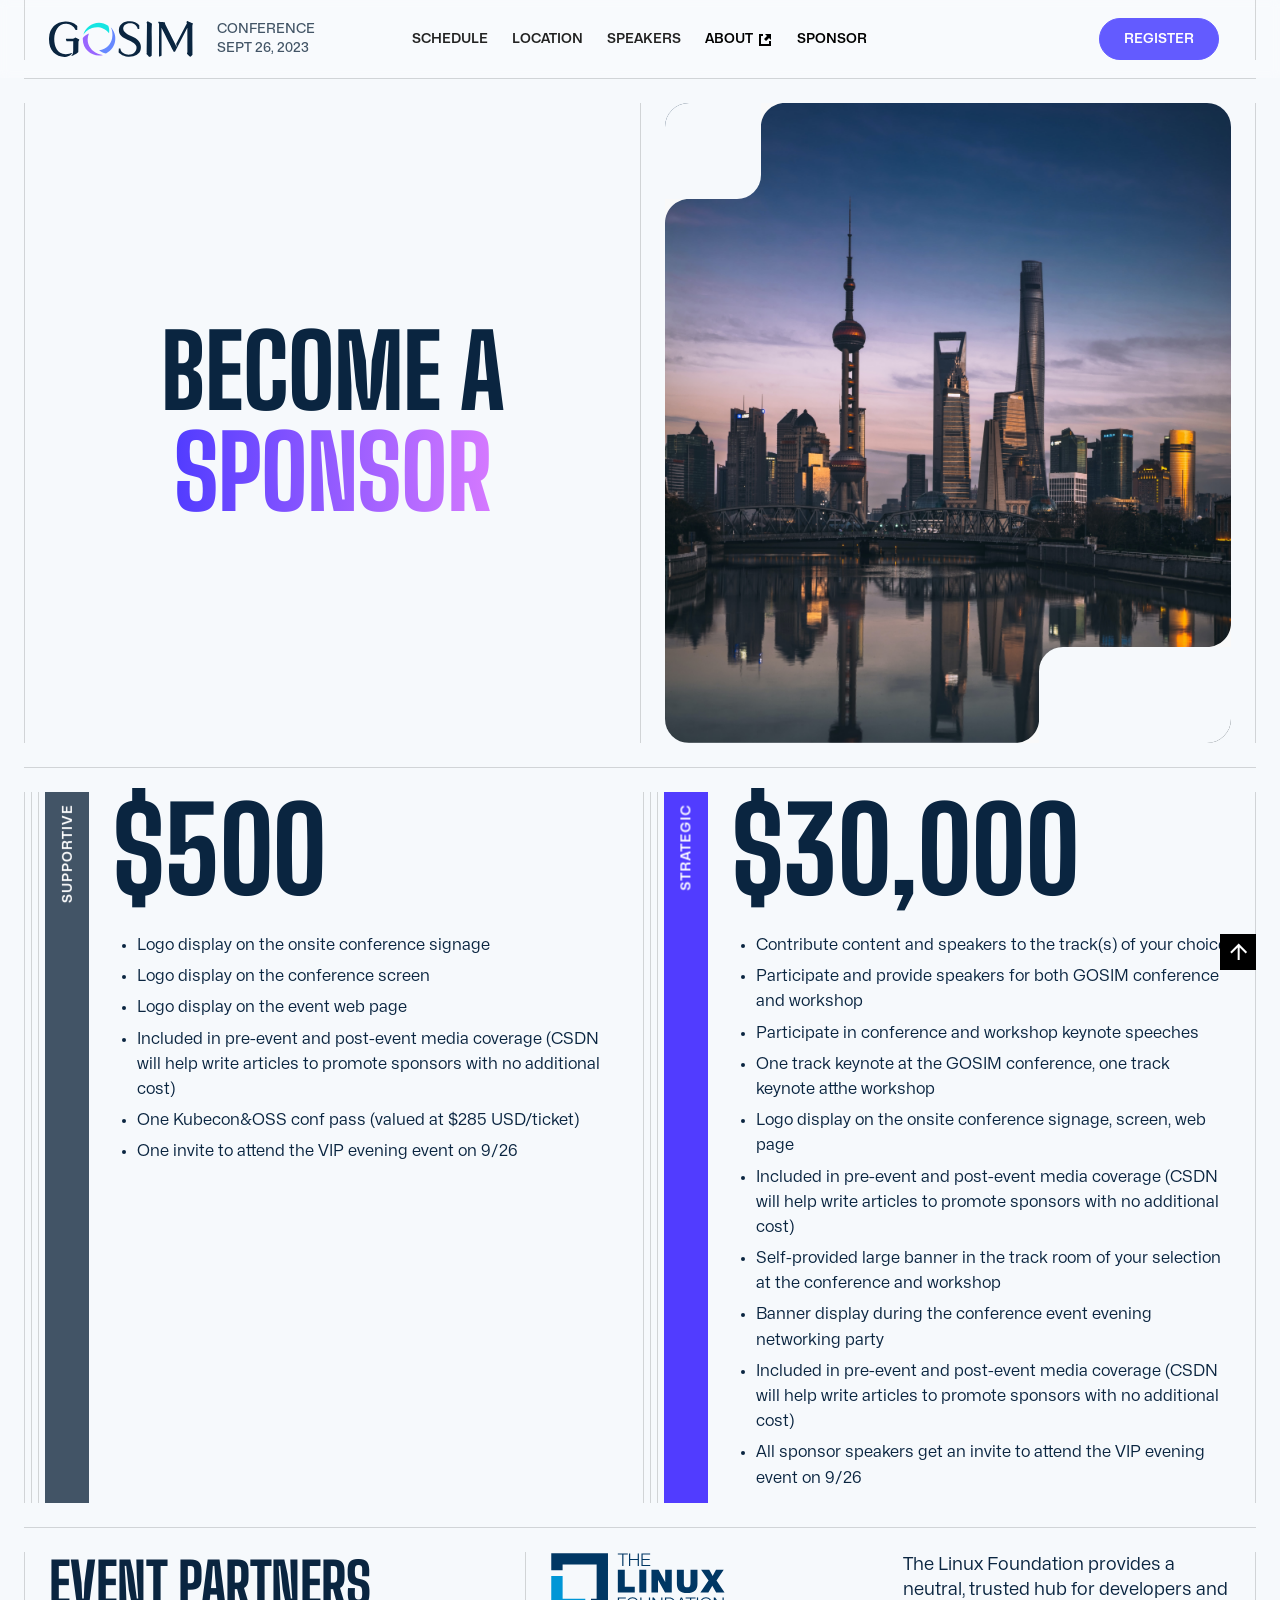
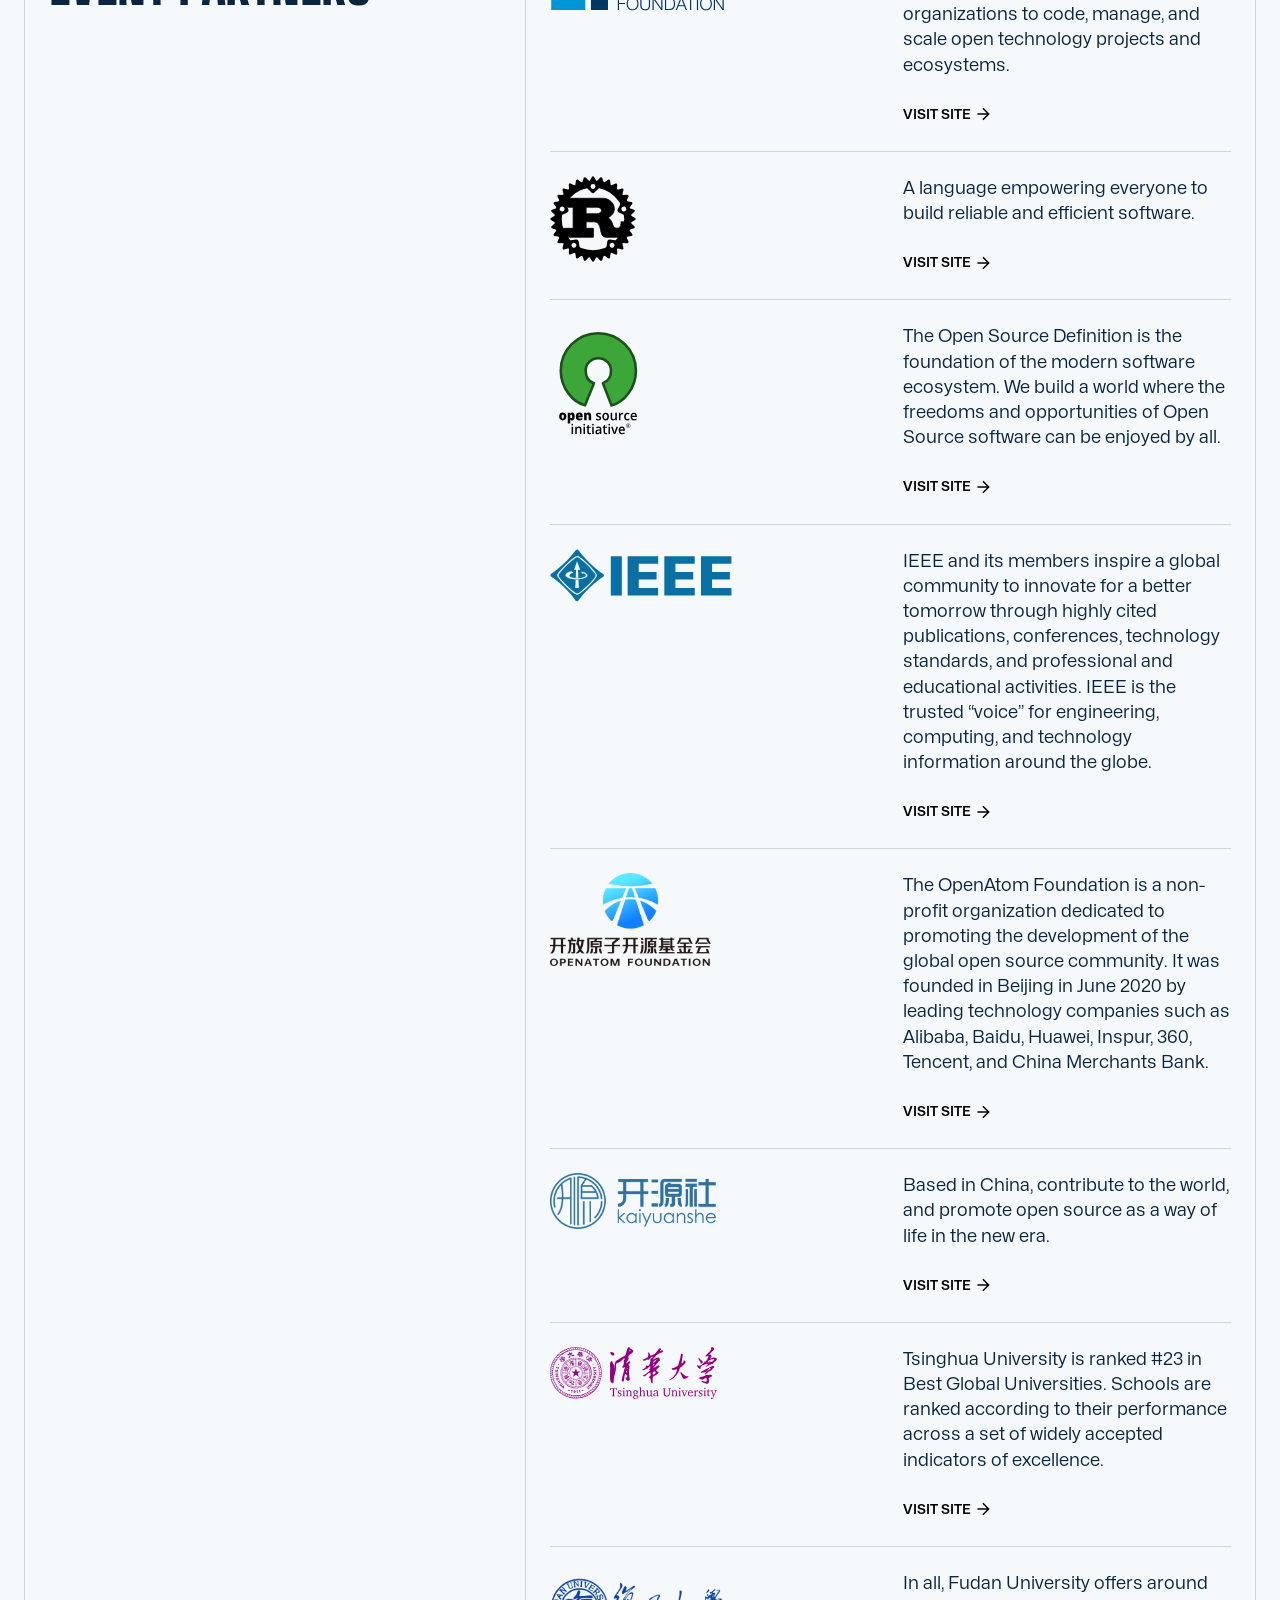
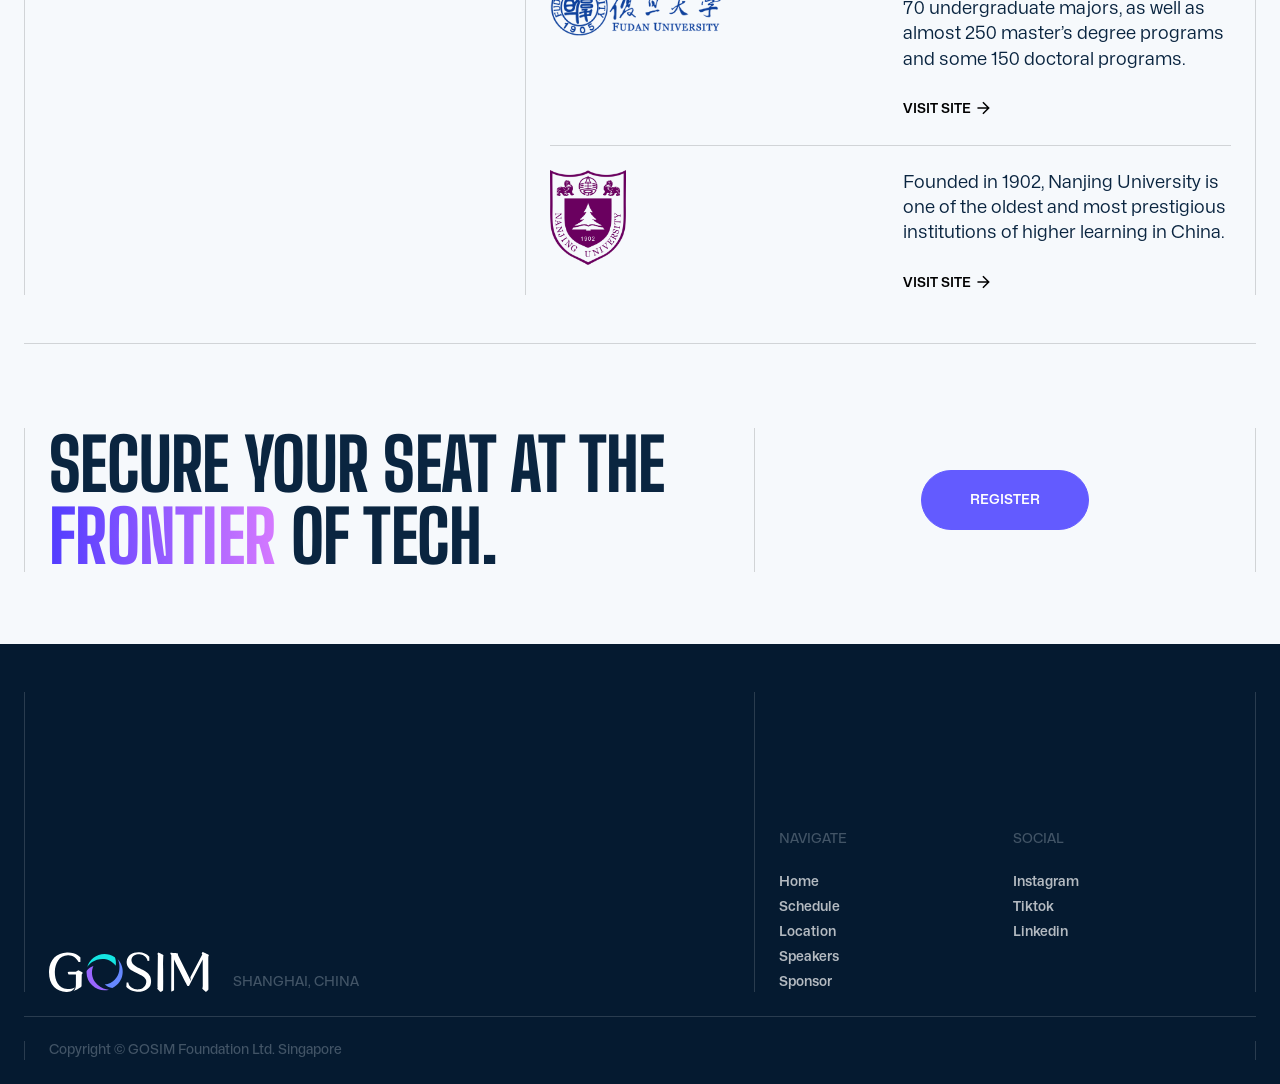
<file: sponsors.html>
<!DOCTYPE html><!-- Last Published: Sat Apr 06 2024 01:32:18 GMT+0000 (Coordinated Universal Time) -->
<html data-wf-domain="conference2023.gosim.org" data-wf-page="64cb27d26b542a2d3aafcc38"
	data-wf-site="64cb27d16b542a2d3aafcbdd">

<head>
	<meta charset="utf-8" />
	<title>GOSIM Conference 2023 - Sponsor</title>
	<meta content="GOSIM Conference 2023 - Sponsor" property="og:title" />
	<meta content="GOSIM Conference 2023 - Sponsor" property="twitter:title" />
	<meta content="width=device-width, initial-scale=1" name="viewport" />
	<link href="css/gosim-conference.css"
		rel="stylesheet" type="text/css" />
	<script
		type="text/javascript">!function (o, c) { var n = c.documentElement, t = " w-mod-"; n.className += t + "js", ("ontouchstart" in o || o.DocumentTouch && c instanceof DocumentTouch) && (n.className += t + "touch") }(window, document);</script>
	<link href="images/64df04108b62810ad6dc59b3_gosim-conference.png"
		rel="shortcut icon" type="image/x-icon" />
	<link href="images/64df04763ee10a7ce79408d1_gosim-256.png"
		rel="apple-touch-icon" />
	<style>
		body {
			-moz-osx-font-smoothing: grayscale;
			-webkit-font-smoothing: antialiased;
		}

		select,
		input,
		textarea {
			-webkit-appearance: none;
		}
	</style>
</head>

<body>
	<div class="page-wrapper">
		<div id="Top" class="back-to-top-container"><a href="#Top" class="back-to-top-button w-inline-block"><img
					src="images/64cb27d26b542a2d3aafcc44_interface-icon-arrow-up.svg"
					alt="" class="invert" /></a></div>
		<div class="navbar-wrapper">
			<div class="container---main">
				<div data-animation="default" data-collapse="medium" data-duration="400" data-easing="ease"
					data-easing2="ease" role="banner" class="navbar w-nav">
					<div class="navbar-row">
						<div class="navbar-left">
							<a href="index.html" class="brand w-nav-brand"><img alt="" height="Auto"
									src="images/64d446e209b4d873d9518343_gosim-logo2.svg"
									class="logo logo-header" /></a>
							<div class="small-text navbar-date">Conference<br />SEPT 26, 2023</div>
						</div>
						<nav role="navigation" class="nav-menu w-nav-menu">
							<a href="schedule.html" class="nav-link w-nav-link">schedule</a><a href="location.html"
								class="nav-link w-nav-link">location</a><a href="speakers.html"
								class="nav-link w-nav-link">Speakers</a>
							<a href="https://www.gosim.org/" target="_blank"
								class="nav-link nav-link__flex w-inline-block">
								<div>About</div>
								<div class="external-icon"></div>
							</a>
							<a href="sponsors.html" aria-current="page"
								class="nav-link w-nav-link w--current">sponsor</a>
						</nav>
						<div class="div-block-7 sdf23">
							<a href="https://www.lfasiallc.com/kubecon-cloudnativecon-open-source-summit-china/register/"
								target="_blank" class="button small header-btn w-inline-block">
								<div>Register</div>
							</a>
							<div class="language"></div>
							<div class="menu-button w-nav-button">
								<div class="menu-button-wrapper">
									<div class="menu-button-horziontal">
										<div class="menu-button-horizontal-line line-1"></div>
										<div class="menu-button-horizontal-line line-2"></div>
										<div class="menu-button-horizontal-line line-3"></div>
									</div>
									<div class="menu-button-cross">
										<div class="menu-button-cross-line line-1"></div>
										<div class="menu-button-cross-line line-2"></div>
									</div>
								</div>
							</div>
						</div>
					</div>
				</div>
			</div>
		</div>
		<div class="content-wrapper">
			<div class="horizontal-line"></div>
			<div class="container---main">
				<div class="section-inner sponsors-title">
					<h4 class="large-heading">Become a <span class="text-span-6">sponsor</span></h4>
					<div class="vertical-line"></div>
					<div class="image-wrapper">
						<div class="square-image df32"></div>
						<div class="corner-graphic">
							<div class="corner-graphic-top">
								<div class="corner-graphic-polygon"></div>
								<img src="images/64cb27d26b542a2d3aafccaa_rounded-corner.svg"
									alt="" class="graphic-round-1" />
							</div>
							<img src="images/64cb27d26b542a2d3aafccaa_rounded-corner.svg"
								alt="" class="graphic-round-1" />
						</div>
						<div class="corner-graphic bottom-right">
							<div class="corner-graphic-top">
								<div class="corner-graphic-polygon wide"></div>
								<img src="images/64cb27d26b542a2d3aafccaa_rounded-corner.svg"
									alt="" class="graphic-round-1" />
							</div>
							<img src="images/64cb27d26b542a2d3aafccaa_rounded-corner.svg"
								alt="" class="graphic-round-1" />
						</div>
					</div>
				</div>
			</div>
			<div class="horizontal-line"></div>
			<div class="container---main">
				<div class="section-inner has-title sponsors grid">
					<div class="title-wrapper sponsor">
						<div class="title-graphic">
							<div class="vertical-line title-line"></div>
							<div class="vertical-line title-line"></div>
							<div class="title titles-2 dksjk23">
								<div class="title-graphic-text-wrapper">
									<div id="w-node-_8889626c-4a2c-4ac4-39e1-cdb481f80da3-3aafcc38"
										class="title-graphic-text sd2">SupportivE</div>
								</div>
							</div>
						</div>
						<div class="title-text justify-between">
							<h1>$500</h1>
							<ul role="list" class="list">
								<li>Logo display on the onsite conference signage </li>
								<li>Logo display on the conference screen</li>
								<li>Logo display on the event web page</li>
								<li>Included in pre-event and post-event media coverage (CSDN will help write articles
									to promote sponsors with no additional cost)</li>
								<li>One Kubecon&amp;OSS conf pass (valued at $285 USD/ticket)</li>
								<li>One invite to attend the VIP evening event on 9/26</li>
							</ul>
						</div>
					</div>
					<div class="title-wrapper sponsor">
						<div class="title-graphic">
							<div class="vertical-line title-line"></div>
							<div class="vertical-line title-line"></div>
							<div class="vertical-line title-line"></div>
							<div class="title titles-2 ds1">
								<div class="title-graphic-text-wrapper">
									<div id="w-node-_0fd56c5e-869c-faef-d2b5-0f3637592f1a-3aafcc38"
										class="title-graphic-text sd2">StrategiC</div>
								</div>
							</div>
						</div>
						<div class="title-text justify-between">
							<h1>$30,000</h1>
							<div id="w-node-_0fd56c5e-869c-faef-d2b5-0f3637592f1e-3aafcc38" class="rows gap-1x">
								<ul role="list" class="list">
									<li>Contribute content and speakers to the track(s) of your choice</li>
									<li>Participate and provide speakers for both GOSIM conference and workshop</li>
									<li>Participate in conference and workshop keynote speeches</li>
									<li>One track keynote at the GOSIM conference, one track keynote atthe workshop</li>
									<li>Logo display on the onsite conference signage, screen, web page</li>
									<li>Included in pre-event and post-event media coverage (CSDN will help write
										articles to promote sponsors with no additional cost)</li>
									<li>Self-provided large banner in the track room of your selection at the conference
										and workshop</li>
									<li>Banner display during the conference event evening networking party</li>
									<li>Included in pre-event and post-event media coverage (CSDN will help write
										articles to promote sponsors with no additional cost)</li>
									<li>All sponsor speakers get an invite to attend the VIP evening event on 9/26</li>
								</ul>
							</div>
						</div>
					</div>
				</div>
			</div>
			<div class="horizontal-line"></div>
			<div class="container---main">
				<div class="section-inner event-partners">
					<h4 class="medium-heading">EVENT PARTNERS</h4>
					<div class="vertical-line"></div>
					<div id="w-node-_0fd56c5e-869c-faef-d2b5-0f3637592f2c-3aafcc38" class="rows gap-1x">
						<div id="w-node-_0fd56c5e-869c-faef-d2b5-0f3637592f2d-3aafcc38" class="columns speaker-columns">
							<div id="w-node-_0fd56c5e-869c-faef-d2b5-0f3637592f2e-3aafcc38"
								class="logo-wrapper align-left"><a href="https://www.linuxfoundation.org/"
									target="_blank" class="w-inline-block"><img
										src="images/64d481fba5aa881ed6b0d9ce_Linux_Foundation_logo_2013.svg"
										alt="" width="175" /></a></div>
							<div id="w-node-_0fd56c5e-869c-faef-d2b5-0f3637592f30-3aafcc38" class="rows gap-1x">
								<div id="w-node-_0fd56c5e-869c-faef-d2b5-0f3637592f31-3aafcc38">The Linux Foundation
									provides a neutral, trusted hub for developers and organizations to code, manage,
									and scale open technology projects and ecosystems.</div>
								<a href="https://www.linuxfoundation.org/" target="_blank" class="arrow-link">
									<div id="w-node-_0fd56c5e-869c-faef-d2b5-0f3637592f34-3aafcc38">Visit Site</div>
									<img src="images/64cb27d26b542a2d3aafcc58_interface-icon-arrow-right.svg"
										alt="" />
								</a>
							</div>
						</div>
						<div class="horizontal-line"></div>
						<div id="w-node-_0fd56c5e-869c-faef-d2b5-0f3637592f38-3aafcc38" class="columns schedule-column">
							<div id="w-node-_0fd56c5e-869c-faef-d2b5-0f3637592f39-3aafcc38"
								class="logo-wrapper align-left"><a href="https://foundation.rust-lang.org/"
									target="_blank" class="w-inline-block"><img
										src="images/64d481fbcccc27a458f63f1f_Rust_programming_language_black_logo.svg"
										alt="" width="86" /></a></div>
							<div id="w-node-_0fd56c5e-869c-faef-d2b5-0f3637592f3b-3aafcc38" class="rows gap-1x">
								<div id="w-node-_0fd56c5e-869c-faef-d2b5-0f3637592f3c-3aafcc38">A language empowering
									everyone to build reliable and efficient software.</div>
								<a href="https://www.rust-lang.org/" target="_blank" class="arrow-link">
									<div id="w-node-_0fd56c5e-869c-faef-d2b5-0f3637592f3f-3aafcc38">Visit Site</div>
									<img src="images/64cb27d26b542a2d3aafcc58_interface-icon-arrow-right.svg"
										alt="" />
								</a>
							</div>
						</div>
						<div class="horizontal-line"></div>
						<div id="w-node-_0fd56c5e-869c-faef-d2b5-0f3637592f43-3aafcc38" class="columns schedule-column">
							<div id="w-node-_0fd56c5e-869c-faef-d2b5-0f3637592f44-3aafcc38"
								class="logo-wrapper align-left"><a href="https://opensource.org/" target="_blank"
									class="w-inline-block"><img
										src="images/64d481ffa5aa881ed6b0dd00_OSI_Standard_Logo_0.svg"
										alt="" width="96" /></a></div>
							<div id="w-node-_0fd56c5e-869c-faef-d2b5-0f3637592f46-3aafcc38" class="rows gap-1x">
								<div id="w-node-_0fd56c5e-869c-faef-d2b5-0f3637592f47-3aafcc38">The Open Source
									Definition is the foundation of the modern software ecosystem. We build a world
									where the freedoms and opportunities of Open Source software can be enjoyed by all.
								</div>
								<a href="https://opensource.org/" target="_blank" class="arrow-link">
									<div id="w-node-_0fd56c5e-869c-faef-d2b5-0f3637592f4a-3aafcc38">Visit Site</div>
									<img src="images/64cb27d26b542a2d3aafcc58_interface-icon-arrow-right.svg"
										alt="" />
								</a>
							</div>
						</div>
						<div class="horizontal-line"></div>
						<div id="w-node-_0fd56c5e-869c-faef-d2b5-0f3637592f4e-3aafcc38" class="columns schedule-column">
							<div id="w-node-_0fd56c5e-869c-faef-d2b5-0f3637592f4f-3aafcc38"
								class="logo-wrapper align-left"><a href="https://www.ieee.org/" target="_blank"
									class="w-inline-block"><img
										src="images/64d481fca5aa881ed6b0da81_ieee logo.svg"
										alt="" width="182" /></a></div>
							<div id="w-node-_0fd56c5e-869c-faef-d2b5-0f3637592f51-3aafcc38" class="rows gap-1x">
								<div id="w-node-_0fd56c5e-869c-faef-d2b5-0f3637592f52-3aafcc38">IEEE and its members
									inspire a global community to innovate for a better tomorrow through highly cited
									publications, conferences, technology standards, and professional and educational
									activities. IEEE is the trusted “voice” for engineering, computing, and technology
									information around the globe.</div>
								<a href="https://www.ieee.org/" target="_blank" class="arrow-link">
									<div id="w-node-_0fd56c5e-869c-faef-d2b5-0f3637592f55-3aafcc38">Visit Site</div>
									<img src="images/64cb27d26b542a2d3aafcc58_interface-icon-arrow-right.svg"
										alt="" />
								</a>
							</div>
						</div>
						<div class="horizontal-line"></div>
						<div id="w-node-_7b111e97-3322-d7bc-d7e3-74e479d436f8-3aafcc38" class="columns schedule-column">
							<div id="w-node-_7b111e97-3322-d7bc-d7e3-74e479d436f9-3aafcc38"
								class="logo-wrapper align-left"><a href="https://www.openatom.org/" target="_blank"
									class="w-inline-block"><img
										src="images/64d482003d16fe2d25790846_openatom.png"
										srcset="images/64d482003d16fe2d25790846_openatom-p-500.png 500w, images/64d482003d16fe2d25790846_openatom-p-800.png 800w, images/64d482003d16fe2d25790846_openatom-p-1080.png 1080w, images/64d482003d16fe2d25790846_openatom-p-1600.png 1600w, images/64d482003d16fe2d25790846_openatom-p-2000.png 2000w, ../assets-global.website-files.com/64cb27d16b542a2d3aafcbdd/64d482003d16fe2d25790846_openatom.png 3047w"
										width="161" sizes="(max-width: 479px) 161px, (max-width: 767px) 33vw, 161px"
										alt="" /></a></div>
							<div id="w-node-_7b111e97-3322-d7bc-d7e3-74e479d436fb-3aafcc38" class="rows gap-1x">
								<div id="w-node-_7b111e97-3322-d7bc-d7e3-74e479d436fc-3aafcc38">The OpenAtom Foundation
									is a non-profit organization dedicated to promoting the development of the global
									open source community. It was founded in Beijing in June 2020 by leading technology
									companies such as Alibaba, Baidu, Huawei, Inspur, 360, Tencent, and China Merchants
									Bank.</div>
								<a href="https://www.openatom.org/" target="_blank" class="arrow-link">
									<div id="w-node-_7b111e97-3322-d7bc-d7e3-74e479d436ff-3aafcc38">Visit Site</div>
									<img src="images/64cb27d26b542a2d3aafcc58_interface-icon-arrow-right.svg"
										alt="" />
								</a>
							</div>
						</div>
						<div class="horizontal-line"></div>
						<div id="w-node-_1a799141-4b7a-453d-8b56-7af37c1686a1-3aafcc38" class="columns schedule-column">
							<div id="w-node-_1a799141-4b7a-453d-8b56-7af37c1686a2-3aafcc38"
								class="logo-wrapper align-left"><a href="https://kaiyuanshe.cn/" target="_blank"
									class="w-inline-block"><img
										src="images/64d4820010388009af4a1225_kaiyuanshe.png"
										srcset="images/64d4820010388009af4a1225_kaiyuanshe-p-500.png 500w, ../assets-global.website-files.com/64cb27d16b542a2d3aafcbdd/64d4820010388009af4a1225_kaiyuanshe.png 800w"
										width="166" sizes="(max-width: 479px) 166px, (max-width: 767px) 33vw, 166px"
										alt="" /></a></div>
							<div id="w-node-_1a799141-4b7a-453d-8b56-7af37c1686a4-3aafcc38" class="rows gap-1x">
								<div id="w-node-_1a799141-4b7a-453d-8b56-7af37c1686a5-3aafcc38">Based in China,
									contribute to the world, and promote open source as a way of life in the new era.
								</div>
								<a href="https://kaiyuanshe.cn/" target="_blank" class="arrow-link">
									<div id="w-node-_1a799141-4b7a-453d-8b56-7af37c1686a8-3aafcc38">Visit Site</div>
									<img src="images/64cb27d26b542a2d3aafcc58_interface-icon-arrow-right.svg"
										alt="" />
								</a>
							</div>
						</div>
						<div class="horizontal-line"></div>
						<div id="w-node-_7c2e353d-b28d-e99b-5e86-849f01675d2e-3aafcc38" class="columns schedule-column">
							<div id="w-node-_7c2e353d-b28d-e99b-5e86-849f01675d2f-3aafcc38"
								class="logo-wrapper align-left"><a href="https://www.tsinghua.edu.cn/en/"
									target="_blank" class="w-inline-block"><img
										src="images/64d481ffd954591191c75c58_tsinghua.svg"
										alt="" width="167" /></a></div>
							<div id="w-node-_7c2e353d-b28d-e99b-5e86-849f01675d31-3aafcc38" class="rows gap-1x">
								<div id="w-node-_7c2e353d-b28d-e99b-5e86-849f01675d32-3aafcc38">Tsinghua University is
									ranked #23 in Best Global Universities. Schools are ranked according to their
									performance across a set of widely accepted indicators of excellence.</div>
								<a href="https://www.tsinghua.edu.cn/en/" target="_blank" class="arrow-link">
									<div id="w-node-_7c2e353d-b28d-e99b-5e86-849f01675d35-3aafcc38">Visit Site</div>
									<img src="images/64cb27d26b542a2d3aafcc58_interface-icon-arrow-right.svg"
										alt="" />
								</a>
							</div>
						</div>
						<div class="horizontal-line"></div>
						<div id="w-node-_10e0a1e8-62f2-ed87-2fd1-5804a97f111d-3aafcc38" class="columns schedule-column">
							<div id="w-node-_10e0a1e8-62f2-ed87-2fd1-5804a97f111e-3aafcc38"
								class="logo-wrapper align-left"><a href="https://www.fudan.edu.cn/en/" target="_blank"
									class="w-inline-block"><img
										src="images/64d481ff3d16fe2d257906fb_Fudan.png"
										srcset="images/64d481ff3d16fe2d257906fb_Fudan-p-500.png 500w, images/64d481ff3d16fe2d257906fb_Fudan-p-800.png 800w, ../assets-global.website-files.com/64cb27d16b542a2d3aafcbdd/64d481ff3d16fe2d257906fb_Fudan.png 923w"
										width="173"
										sizes="(max-width: 479px) 173px, (max-width: 767px) 33vw, (max-width: 991px) 173px, (max-width: 1279px) 17vw, 173px"
										alt="" /></a></div>
							<div id="w-node-_10e0a1e8-62f2-ed87-2fd1-5804a97f1120-3aafcc38" class="rows gap-1x">
								<div id="w-node-_10e0a1e8-62f2-ed87-2fd1-5804a97f1121-3aafcc38">In all, Fudan University
									offers around 70 undergraduate majors, as well as almost 250 master’s degree
									programs and some 150 doctoral programs.</div>
								<a href="https://www.fudan.edu.cn/en/" target="_blank" class="arrow-link">
									<div id="w-node-_10e0a1e8-62f2-ed87-2fd1-5804a97f1124-3aafcc38">Visit Site</div>
									<img src="images/64cb27d26b542a2d3aafcc58_interface-icon-arrow-right.svg"
										alt="" />
								</a>
							</div>
						</div>
						<div class="horizontal-line"></div>
						<div id="w-node-_0096768c-e67d-070c-b48f-8d3de2a6092e-3aafcc38" class="columns schedule-column">
							<div id="w-node-_0096768c-e67d-070c-b48f-8d3de2a6092f-3aafcc38"
								class="logo-wrapper align-left"><a href="https://www.nju.edu.cn/en/" target="_blank"
									class="w-inline-block"><img
										src="images/64d48200ae1dd70756925a3f_nanjing-university-logo-png-transparent.png"
										srcset="images/64d48200ae1dd70756925a3f_nanjing-university-logo-png-transparent-p-500.png 500w, images/64d48200ae1dd70756925a3f_nanjing-university-logo-png-transparent-p-800.png 800w, images/64d48200ae1dd70756925a3f_nanjing-university-logo-png-transparent-p-1080.png 1080w, images/64d48200ae1dd70756925a3f_nanjing-university-logo-png-transparent-p-1600.png 1600w, images/64d48200ae1dd70756925a3f_nanjing-university-logo-png-transparent-p-2000.png 2000w, ../assets-global.website-files.com/64cb27d16b542a2d3aafcbdd/64d48200ae1dd70756925a3f_nanjing-university-logo-png-transparent.png 2400w"
										width="76" sizes="76px" alt="" /></a></div>
							<div id="w-node-_0096768c-e67d-070c-b48f-8d3de2a60931-3aafcc38" class="rows gap-1x">
								<div id="w-node-_0096768c-e67d-070c-b48f-8d3de2a60932-3aafcc38">Founded in 1902, Nanjing
									University is one of the oldest and most prestigious institutions of higher learning
									in China.</div>
								<a href="https://www.nju.edu.cn/en/" target="_blank" class="arrow-link">
									<div id="w-node-_0096768c-e67d-070c-b48f-8d3de2a60935-3aafcc38">Visit Site</div>
									<img src="images/64cb27d26b542a2d3aafcc58_interface-icon-arrow-right.svg"
										alt="" />
								</a>
							</div>
						</div>
					</div>
				</div>
			</div>
			<div class="container---main"></div>
			<div class="horizontal-line"></div>
			<div class="container---main">
				<div class="section-inner cta kjh23432">
					<div class="grow-wrapper sticky kjh234">
						<div class="container---m">
							<h4 class="large-heading cta-heading jhkj23">Secure your seat at the <span
									class="text-span-5 dfaf2323">frontier</span> of Tech.<br /></h4>
						</div>
					</div>
					<div class="vertical-line"></div>
					<div class="container---xs">
						<div id="w-node-eb937ab9-228d-7eda-45f0-d553d46ec7ab-d46ec7a1" class="rows">
							<div id="w-node-eb937ab9-228d-7eda-45f0-d553d46ec7ae-d46ec7a1" class="columns cta-action">
								<a href="https://www.lfasiallc.com/kubecon-cloudnativecon-open-source-summit-china/register/"
									target="_blank" class="button grow-on-mobile w-inline-block">
									<div id="w-node-eb937ab9-228d-7eda-45f0-d553d46ec7b5-d46ec7a1">Register</div>
								</a>
							</div>
						</div>
					</div>
				</div>
			</div>
		</div>
		<div class="footer footer-2">
			<div class="content-wrapper inside-footer">
				<div class="container---main"></div>
				<div class="container---main">
					<div class="section-inner white footer-section">
						<div class="footer-logo-wrapper">
							<a href="index.html" class="w-inline-block"><img
									src="images/64d446f40eec1ae8e96eb525_gosim-logo3.svg"
									height="40" alt="" class="footer-logo" /></a>
							<div id="w-node-_8a100751-ddef-9004-6642-ffcc91b5598f-55b37658" class="small-text">Shanghai,
								China</div>
						</div>
						<div class="vertical-line white"></div>
						<div class="container---xs align-bottom">
							<div id="w-node-_8a100751-ddef-9004-6642-ffcc91b55993-55b37658" class="footer-menus">
								<div id="w-node-_8a100751-ddef-9004-6642-ffcc91b55994-55b37658" class="rows gap-1x">
									<div id="w-node-_8a100751-ddef-9004-6642-ffcc91b55995-55b37658" class="small-text">
										navigate</div>
									<div id="w-node-_8a100751-ddef-9004-6642-ffcc91b55997-55b37658"
										class="rows gap-0-25x"><a
											id="w-node-_9cc45a84-95fc-fdb2-fe8b-217ff8e7df74-55b37658" href="index.html"
											class="small-text normal-case white-link">Home</a><a
											id="w-node-_1303380b-5d26-c5a9-0b40-1696494ab599-55b37658"
											href="schedule.html"
											class="small-text normal-case white-link">Schedule</a><a
											id="w-node-_6973971d-d66f-5f21-a5c6-f97015172f15-55b37658"
											href="location.html"
											class="small-text normal-case white-link">Location</a><a
											id="w-node-_3e1a1183-3f50-4a25-52dc-7e65e940fb58-55b37658"
											href="speakers.html"
											class="small-text normal-case white-link">Speakers</a><a
											id="w-node-_86313176-268a-595e-0d69-5a6b999082b8-55b37658"
											href="sponsors.html" aria-current="page"
											class="small-text normal-case white-link w--current">Sponsor</a></div>
								</div>
								<div id="w-node-_72753ad2-0c0c-5287-6d6d-2903b2a9b1f5-55b37658" class="rows gap-1x">
									<div id="w-node-_72753ad2-0c0c-5287-6d6d-2903b2a9b1f6-55b37658" class="small-text">
										SOCIAL</div>
									<div id="w-node-_72753ad2-0c0c-5287-6d6d-2903b2a9b1f8-55b37658"
										class="rows gap-0-25x"><a
											id="w-node-_72753ad2-0c0c-5287-6d6d-2903b2a9b1f9-55b37658" href="#"
											class="small-text normal-case white-link">Instagram</a><a
											id="w-node-_72753ad2-0c0c-5287-6d6d-2903b2a9b1fb-55b37658" href="#"
											class="small-text normal-case white-link">Tiktok</a><a
											id="w-node-_72753ad2-0c0c-5287-6d6d-2903b2a9b1fd-55b37658" href="#"
											class="small-text normal-case white-link">Linkedin</a></div>
								</div>
							</div>
						</div>
					</div>
				</div>
				<div class="horizontal-line white"></div>
				<div class="container---main">
					<div class="section-inner white">
						<div class="footer-bottom">
							<div class="small-text normal-case muted">Copyright © GOSIM Foundation Ltd. Singapore</div>
						</div>
					</div>
				</div>
			</div>
		</div>
	</div>
	<script
		src="js/jquery-3.5.1.js"
		type="text/javascript"></script>
	<script src="js/gosim-conference.js"
		type="text/javascript"></script>
</body>

</html>
</file>
<file: css/gosim-conference.css>
html {
  -webkit-text-size-adjust: 100%;
  -ms-text-size-adjust: 100%;
  font-family: sans-serif
}

body {
  margin: 0
}

article,
aside,
details,
figcaption,
figure,
footer,
header,
hgroup,
main,
menu,
nav,
section,
summary {
  display: block
}

audio,
canvas,
progress,
video {
  vertical-align: baseline;
  display: inline-block
}

audio:not([controls]) {
  height: 0;
  display: none
}

[hidden],
template {
  display: none
}

a {
  background-color: transparent
}

a:active,
a:hover {
  outline: 0
}

abbr[title] {
  border-bottom: 1px dotted
}

b,
strong {
  font-weight: 700
}

dfn {
  font-style: italic
}

h1 {
  margin: .67em 0;
  font-size: 2em
}

mark {
  color: #000;
  background: #ff0
}

small {
  font-size: 80%
}

sub,
sup {
  vertical-align: baseline;
  font-size: 75%;
  line-height: 0;
  position: relative
}

sup {
  top: -.5em
}

sub {
  bottom: -.25em
}

img {
  border: 0
}

svg:not(:root) {
  overflow: hidden
}

hr {
  box-sizing: content-box;
  height: 0
}

pre {
  overflow: auto
}

code,
kbd,
pre,
samp {
  font-family: monospace;
  font-size: 1em
}

button,
input,
optgroup,
select,
textarea {
  color: inherit;
  font: inherit;
  margin: 0
}

button {
  overflow: visible
}

button,
select {
  text-transform: none
}

button,
html input[type=button],
input[type=reset] {
  -webkit-appearance: button;
  cursor: pointer
}

button[disabled],
html input[disabled] {
  cursor: default
}

button::-moz-focus-inner,
input::-moz-focus-inner {
  border: 0;
  padding: 0
}

input {
  line-height: normal
}

input[type=checkbox],
input[type=radio] {
  box-sizing: border-box;
  padding: 0
}

input[type=number]::-webkit-inner-spin-button,
input[type=number]::-webkit-outer-spin-button {
  height: auto
}

input[type=search] {
  -webkit-appearance: none
}

input[type=search]::-webkit-search-cancel-button,
input[type=search]::-webkit-search-decoration {
  -webkit-appearance: none
}

legend {
  border: 0;
  padding: 0
}

textarea {
  overflow: auto
}

optgroup {
  font-weight: 700
}

table {
  border-collapse: collapse;
  border-spacing: 0
}

td,
th {
  padding: 0
}

@font-face {
  font-family: webflow-icons;
  src: url([data-uri])format("truetype");
  font-weight: 400;
  font-style: normal
}

[class^=w-icon-],
[class*=\ w-icon-] {
  speak: none;
  font-variant: normal;
  text-transform: none;
  -webkit-font-smoothing: antialiased;
  -moz-osx-font-smoothing: grayscale;
  font-style: normal;
  font-weight: 400;
  line-height: 1;
  font-family: webflow-icons !important
}

.w-icon-slider-right:before {
  content: ""
}

.w-icon-slider-left:before {
  content: ""
}

.w-icon-nav-menu:before {
  content: ""
}

.w-icon-arrow-down:before,
.w-icon-dropdown-toggle:before {
  content: ""
}

.w-icon-file-upload-remove:before {
  content: ""
}

.w-icon-file-upload-icon:before {
  content: ""
}

* {
  box-sizing: border-box
}

html {
  height: 100%
}

body {
  color: #333;
  background-color: #fff;
  min-height: 100%;
  margin: 0;
  font-family: Arial, sans-serif;
  font-size: 14px;
  line-height: 20px
}

img {
  vertical-align: middle;
  max-width: 100%;
  display: inline-block
}

html.w-mod-touch * {
  background-attachment: scroll !important
}

.w-block {
  display: block
}

.w-inline-block {
  max-width: 100%;
  display: inline-block
}

.w-clearfix:before,
.w-clearfix:after {
  content: " ";
  grid-area: 1/1/2/2;
  display: table
}

.w-clearfix:after {
  clear: both
}

.w-hidden {
  display: none
}

.w-button {
  color: #fff;
  line-height: inherit;
  cursor: pointer;
  background-color: #3898ec;
  border: 0;
  border-radius: 0;
  padding: 9px 15px;
  text-decoration: none;
  display: inline-block
}

input.w-button {
  -webkit-appearance: button
}

html[data-w-dynpage] [data-w-cloak] {
  color: transparent !important
}

.w-code-block {
  margin: unset
}

pre.w-code-block code {
  all: inherit
}

.w-webflow-badge,
.w-webflow-badge * {
  z-index: auto;
  visibility: visible;
  box-sizing: border-box;
  float: none;
  clear: none;
  box-shadow: none;
  opacity: 1;
  direction: ltr;
  font-family: inherit;
  font-weight: inherit;
  color: inherit;
  font-size: inherit;
  line-height: inherit;
  font-style: inherit;
  font-variant: inherit;
  text-align: inherit;
  letter-spacing: inherit;
  -webkit-text-decoration: inherit;
  text-decoration: inherit;
  text-indent: 0;
  text-transform: inherit;
  text-shadow: none;
  font-smoothing: auto;
  vertical-align: baseline;
  cursor: inherit;
  white-space: inherit;
  word-break: normal;
  word-spacing: normal;
  word-wrap: normal;
  background: 0 0;
  border: 0 transparent;
  border-radius: 0;
  width: auto;
  min-width: 0;
  max-width: none;
  height: auto;
  min-height: 0;
  max-height: none;
  margin: 0;
  padding: 0;
  list-style-type: disc;
  transition: none;
  display: block;
  position: static;
  top: auto;
  bottom: auto;
  left: auto;
  right: auto;
  overflow: visible;
  transform: none
}

.w-webflow-badge {
  white-space: nowrap;
  cursor: pointer;
  box-shadow: 0 0 0 1px rgba(0, 0, 0, .1), 0 1px 3px rgba(0, 0, 0, .1);
  visibility: visible !important;
  z-index: 2147483647 !important;
  color: #aaadb0 !important;
  opacity: 1 !important;
  background-color: #fff !important;
  border-radius: 3px !important;
  width: auto !important;
  height: auto !important;
  margin: 0 !important;
  padding: 6px !important;
  font-size: 12px !important;
  line-height: 14px !important;
  text-decoration: none !important;
  display: inline-block !important;
  position: fixed !important;
  top: auto !important;
  bottom: 12px !important;
  left: auto !important;
  right: 12px !important;
  overflow: visible !important;
  transform: none !important
}

.w-webflow-badge>img {
  visibility: visible !important;
  opacity: 1 !important;
  vertical-align: middle !important;
  display: inline-block !important
}

h1,
h2,
h3,
h4,
h5,
h6 {
  margin-bottom: 10px;
  font-weight: 700
}

h1 {
  margin-top: 20px;
  font-size: 38px;
  line-height: 44px
}

h2 {
  margin-top: 20px;
  font-size: 32px;
  line-height: 36px
}

h3 {
  margin-top: 20px;
  font-size: 24px;
  line-height: 30px
}

h4 {
  margin-top: 10px;
  font-size: 18px;
  line-height: 24px
}

h5 {
  margin-top: 10px;
  font-size: 14px;
  line-height: 20px
}

h6 {
  margin-top: 10px;
  font-size: 12px;
  line-height: 18px
}

p {
  margin-top: 0;
  margin-bottom: 10px
}

blockquote {
  border-left: 5px solid #e2e2e2;
  margin: 0 0 10px;
  padding: 10px 20px;
  font-size: 18px;
  line-height: 22px
}

figure {
  margin: 0 0 10px
}

figcaption {
  text-align: center;
  margin-top: 5px
}

ul,
ol {
  margin-top: 0;
  margin-bottom: 10px;
  padding-left: 40px
}

.w-list-unstyled {
  padding-left: 0;
  list-style: none
}

.w-embed:before,
.w-embed:after {
  content: " ";
  grid-area: 1/1/2/2;
  display: table
}

.w-embed:after {
  clear: both
}

.w-video {
  width: 100%;
  padding: 0;
  position: relative
}

.w-video iframe,
.w-video object,
.w-video embed {
  border: none;
  width: 100%;
  height: 100%;
  position: absolute;
  top: 0;
  left: 0
}

fieldset {
  border: 0;
  margin: 0;
  padding: 0
}

button,
[type=button],
[type=reset] {
  cursor: pointer;
  -webkit-appearance: button;
  border: 0
}

.w-form {
  margin: 0 0 15px
}

.w-form-done {
  text-align: center;
  background-color: #ddd;
  padding: 20px;
  display: none
}

.w-form-fail {
  background-color: #ffdede;
  margin-top: 10px;
  padding: 10px;
  display: none
}

label {
  margin-bottom: 5px;
  font-weight: 700;
  display: block
}

.w-input,
.w-select {
  color: #333;
  vertical-align: middle;
  background-color: #fff;
  border: 1px solid #ccc;
  width: 100%;
  height: 38px;
  margin-bottom: 10px;
  padding: 8px 12px;
  font-size: 14px;
  line-height: 1.42857;
  display: block
}

.w-input:-moz-placeholder,
.w-select:-moz-placeholder {
  color: #999
}

.w-input::-moz-placeholder,
.w-select::-moz-placeholder {
  color: #999;
  opacity: 1
}

.w-input::-webkit-input-placeholder,
.w-select::-webkit-input-placeholder {
  color: #999
}

.w-input:focus,
.w-select:focus {
  border-color: #3898ec;
  outline: 0
}

.w-input[disabled],
.w-select[disabled],
.w-input[readonly],
.w-select[readonly],
fieldset[disabled] .w-input,
fieldset[disabled] .w-select {
  cursor: not-allowed
}

.w-input[disabled]:not(.w-input-disabled),
.w-select[disabled]:not(.w-input-disabled),
.w-input[readonly],
.w-select[readonly],
fieldset[disabled]:not(.w-input-disabled) .w-input,
fieldset[disabled]:not(.w-input-disabled) .w-select {
  background-color: #eee
}

textarea.w-input,
textarea.w-select {
  height: auto
}

.w-select {
  background-color: #f3f3f3
}

.w-select[multiple] {
  height: auto
}

.w-form-label {
  cursor: pointer;
  margin-bottom: 0;
  font-weight: 400;
  display: inline-block
}

.w-radio {
  margin-bottom: 5px;
  padding-left: 20px;
  display: block
}

.w-radio:before,
.w-radio:after {
  content: " ";
  grid-area: 1/1/2/2;
  display: table
}

.w-radio:after {
  clear: both
}

.w-radio-input {
  float: left;
  margin: 3px 0 0 -20px;
  line-height: normal
}

.w-file-upload {
  margin-bottom: 10px;
  display: block
}

.w-file-upload-input {
  opacity: 0;
  z-index: -100;
  width: .1px;
  height: .1px;
  position: absolute;
  overflow: hidden
}

.w-file-upload-default,
.w-file-upload-uploading,
.w-file-upload-success {
  color: #333;
  display: inline-block
}

.w-file-upload-error {
  margin-top: 10px;
  display: block
}

.w-file-upload-default.w-hidden,
.w-file-upload-uploading.w-hidden,
.w-file-upload-error.w-hidden,
.w-file-upload-success.w-hidden {
  display: none
}

.w-file-upload-uploading-btn {
  cursor: pointer;
  background-color: #fafafa;
  border: 1px solid #ccc;
  margin: 0;
  padding: 8px 12px;
  font-size: 14px;
  font-weight: 400;
  display: flex
}

.w-file-upload-file {
  background-color: #fafafa;
  border: 1px solid #ccc;
  flex-grow: 1;
  justify-content: space-between;
  margin: 0;
  padding: 8px 9px 8px 11px;
  display: flex
}

.w-file-upload-file-name {
  font-size: 14px;
  font-weight: 400;
  display: block
}

.w-file-remove-link {
  cursor: pointer;
  width: auto;
  height: auto;
  margin-top: 3px;
  margin-left: 10px;
  padding: 3px;
  display: block
}

.w-icon-file-upload-remove {
  margin: auto;
  font-size: 10px
}

.w-file-upload-error-msg {
  color: #ea384c;
  padding: 2px 0;
  display: inline-block
}

.w-file-upload-info {
  padding: 0 12px;
  line-height: 38px;
  display: inline-block
}

.w-file-upload-label {
  cursor: pointer;
  background-color: #fafafa;
  border: 1px solid #ccc;
  margin: 0;
  padding: 8px 12px;
  font-size: 14px;
  font-weight: 400;
  display: inline-block
}

.w-icon-file-upload-icon,
.w-icon-file-upload-uploading {
  width: 20px;
  margin-right: 8px;
  display: inline-block
}

.w-icon-file-upload-uploading {
  height: 20px
}

.w-container {
  max-width: 940px;
  margin-left: auto;
  margin-right: auto
}

.w-container:before,
.w-container:after {
  content: " ";
  grid-area: 1/1/2/2;
  display: table
}

.w-container:after {
  clear: both
}

.w-container .w-row {
  margin-left: -10px;
  margin-right: -10px
}

.w-row:before,
.w-row:after {
  content: " ";
  grid-area: 1/1/2/2;
  display: table
}

.w-row:after {
  clear: both
}

.w-row .w-row {
  margin-left: 0;
  margin-right: 0
}

.w-col {
  float: left;
  width: 100%;
  min-height: 1px;
  padding-left: 10px;
  padding-right: 10px;
  position: relative
}

.w-col .w-col {
  padding-left: 0;
  padding-right: 0
}

.w-col-1 {
  width: 8.33333%
}

.w-col-2 {
  width: 16.6667%
}

.w-col-3 {
  width: 25%
}

.w-col-4 {
  width: 33.3333%
}

.w-col-5 {
  width: 41.6667%
}

.w-col-6 {
  width: 50%
}

.w-col-7 {
  width: 58.3333%
}

.w-col-8 {
  width: 66.6667%
}

.w-col-9 {
  width: 75%
}

.w-col-10 {
  width: 83.3333%
}

.w-col-11 {
  width: 91.6667%
}

.w-col-12 {
  width: 100%
}

.w-hidden-main {
  display: none !important
}

@media screen and (max-width:991px) {
  .w-container {
    max-width: 728px
  }

  .w-hidden-main {
    display: inherit !important
  }

  .w-hidden-medium {
    display: none !important
  }

  .w-col-medium-1 {
    width: 8.33333%
  }

  .w-col-medium-2 {
    width: 16.6667%
  }

  .w-col-medium-3 {
    width: 25%
  }

  .w-col-medium-4 {
    width: 33.3333%
  }

  .w-col-medium-5 {
    width: 41.6667%
  }

  .w-col-medium-6 {
    width: 50%
  }

  .w-col-medium-7 {
    width: 58.3333%
  }

  .w-col-medium-8 {
    width: 66.6667%
  }

  .w-col-medium-9 {
    width: 75%
  }

  .w-col-medium-10 {
    width: 83.3333%
  }

  .w-col-medium-11 {
    width: 91.6667%
  }

  .w-col-medium-12 {
    width: 100%
  }

  .w-col-stack {
    width: 100%;
    left: auto;
    right: auto
  }
}

@media screen and (max-width:767px) {

  .w-hidden-main,
  .w-hidden-medium {
    display: inherit !important
  }

  .w-hidden-small {
    display: none !important
  }

  .w-row,
  .w-container .w-row {
    margin-left: 0;
    margin-right: 0
  }

  .w-col {
    width: 100%;
    left: auto;
    right: auto
  }

  .w-col-small-1 {
    width: 8.33333%
  }

  .w-col-small-2 {
    width: 16.6667%
  }

  .w-col-small-3 {
    width: 25%
  }

  .w-col-small-4 {
    width: 33.3333%
  }

  .w-col-small-5 {
    width: 41.6667%
  }

  .w-col-small-6 {
    width: 50%
  }

  .w-col-small-7 {
    width: 58.3333%
  }

  .w-col-small-8 {
    width: 66.6667%
  }

  .w-col-small-9 {
    width: 75%
  }

  .w-col-small-10 {
    width: 83.3333%
  }

  .w-col-small-11 {
    width: 91.6667%
  }

  .w-col-small-12 {
    width: 100%
  }
}

@media screen and (max-width:479px) {
  .w-container {
    max-width: none
  }

  .w-hidden-main,
  .w-hidden-medium,
  .w-hidden-small {
    display: inherit !important
  }

  .w-hidden-tiny {
    display: none !important
  }

  .w-col {
    width: 100%
  }

  .w-col-tiny-1 {
    width: 8.33333%
  }

  .w-col-tiny-2 {
    width: 16.6667%
  }

  .w-col-tiny-3 {
    width: 25%
  }

  .w-col-tiny-4 {
    width: 33.3333%
  }

  .w-col-tiny-5 {
    width: 41.6667%
  }

  .w-col-tiny-6 {
    width: 50%
  }

  .w-col-tiny-7 {
    width: 58.3333%
  }

  .w-col-tiny-8 {
    width: 66.6667%
  }

  .w-col-tiny-9 {
    width: 75%
  }

  .w-col-tiny-10 {
    width: 83.3333%
  }

  .w-col-tiny-11 {
    width: 91.6667%
  }

  .w-col-tiny-12 {
    width: 100%
  }
}

.w-widget {
  position: relative
}

.w-widget-map {
  width: 100%;
  height: 400px
}

.w-widget-map label {
  width: auto;
  display: inline
}

.w-widget-map img {
  max-width: inherit
}

.w-widget-map .gm-style-iw {
  text-align: center
}

.w-widget-map .gm-style-iw>button {
  display: none !important
}

.w-widget-twitter {
  overflow: hidden
}

.w-widget-twitter-count-shim {
  vertical-align: top;
  text-align: center;
  background: #fff;
  border: 1px solid #758696;
  border-radius: 3px;
  width: 28px;
  height: 20px;
  display: inline-block;
  position: relative
}

.w-widget-twitter-count-shim * {
  pointer-events: none;
  -webkit-user-select: none;
  -ms-user-select: none;
  user-select: none
}

.w-widget-twitter-count-shim .w-widget-twitter-count-inner {
  text-align: center;
  color: #999;
  font-family: serif;
  font-size: 15px;
  line-height: 12px;
  position: relative
}

.w-widget-twitter-count-shim .w-widget-twitter-count-clear {
  display: block;
  position: relative
}

.w-widget-twitter-count-shim.w--large {
  width: 36px;
  height: 28px
}

.w-widget-twitter-count-shim.w--large .w-widget-twitter-count-inner {
  font-size: 18px;
  line-height: 18px
}

.w-widget-twitter-count-shim:not(.w--vertical) {
  margin-left: 5px;
  margin-right: 8px
}

.w-widget-twitter-count-shim:not(.w--vertical).w--large {
  margin-left: 6px
}

.w-widget-twitter-count-shim:not(.w--vertical):before,
.w-widget-twitter-count-shim:not(.w--vertical):after {
  content: " ";
  pointer-events: none;
  border: solid transparent;
  width: 0;
  height: 0;
  position: absolute;
  top: 50%;
  left: 0
}

.w-widget-twitter-count-shim:not(.w--vertical):before {
  border-width: 4px;
  border-color: rgba(117, 134, 150, 0) #5d6c7b rgba(117, 134, 150, 0) rgba(117, 134, 150, 0);
  margin-top: -4px;
  margin-left: -9px
}

.w-widget-twitter-count-shim:not(.w--vertical).w--large:before {
  border-width: 5px;
  margin-top: -5px;
  margin-left: -10px
}

.w-widget-twitter-count-shim:not(.w--vertical):after {
  border-width: 4px;
  border-color: rgba(255, 255, 255, 0) #fff rgba(255, 255, 255, 0) rgba(255, 255, 255, 0);
  margin-top: -4px;
  margin-left: -8px
}

.w-widget-twitter-count-shim:not(.w--vertical).w--large:after {
  border-width: 5px;
  margin-top: -5px;
  margin-left: -9px
}

.w-widget-twitter-count-shim.w--vertical {
  width: 61px;
  height: 33px;
  margin-bottom: 8px
}

.w-widget-twitter-count-shim.w--vertical:before,
.w-widget-twitter-count-shim.w--vertical:after {
  content: " ";
  pointer-events: none;
  border: solid transparent;
  width: 0;
  height: 0;
  position: absolute;
  top: 100%;
  left: 50%
}

.w-widget-twitter-count-shim.w--vertical:before {
  border-width: 5px;
  border-color: #5d6c7b rgba(117, 134, 150, 0) rgba(117, 134, 150, 0);
  margin-left: -5px
}

.w-widget-twitter-count-shim.w--vertical:after {
  border-width: 4px;
  border-color: #fff rgba(255, 255, 255, 0) rgba(255, 255, 255, 0);
  margin-left: -4px
}

.w-widget-twitter-count-shim.w--vertical .w-widget-twitter-count-inner {
  font-size: 18px;
  line-height: 22px
}

.w-widget-twitter-count-shim.w--vertical.w--large {
  width: 76px
}

.w-background-video {
  color: #fff;
  height: 500px;
  position: relative;
  overflow: hidden
}

.w-background-video>video {
  object-fit: cover;
  z-index: -100;
  background-position: 50%;
  background-size: cover;
  width: 100%;
  height: 100%;
  margin: auto;
  position: absolute;
  top: -100%;
  bottom: -100%;
  left: -100%;
  right: -100%
}

.w-background-video>video::-webkit-media-controls-start-playback-button {
  -webkit-appearance: none;
  display: none !important
}

.w-background-video--control {
  background-color: transparent;
  padding: 0;
  position: absolute;
  bottom: 1em;
  right: 1em
}

.w-background-video--control>[hidden] {
  display: none !important
}

.w-slider {
  text-align: center;
  clear: both;
  -webkit-tap-highlight-color: transparent;
  tap-highlight-color: transparent;
  background: #ddd;
  height: 300px;
  position: relative
}

.w-slider-mask {
  z-index: 1;
  white-space: nowrap;
  height: 100%;
  display: block;
  position: relative;
  left: 0;
  right: 0;
  overflow: hidden
}

.w-slide {
  vertical-align: top;
  white-space: normal;
  text-align: left;
  width: 100%;
  height: 100%;
  display: inline-block;
  position: relative
}

.w-slider-nav {
  z-index: 2;
  text-align: center;
  -webkit-tap-highlight-color: transparent;
  tap-highlight-color: transparent;
  height: 40px;
  margin: auto;
  padding-top: 10px;
  position: absolute;
  top: auto;
  bottom: 0;
  left: 0;
  right: 0
}

.w-slider-nav.w-round>div {
  border-radius: 100%
}

.w-slider-nav.w-num>div {
  font-size: inherit;
  line-height: inherit;
  width: auto;
  height: auto;
  padding: .2em .5em
}

.w-slider-nav.w-shadow>div {
  box-shadow: 0 0 3px rgba(51, 51, 51, .4)
}

.w-slider-nav-invert {
  color: #fff
}

.w-slider-nav-invert>div {
  background-color: rgba(34, 34, 34, .4)
}

.w-slider-nav-invert>div.w-active {
  background-color: #222
}

.w-slider-dot {
  cursor: pointer;
  background-color: rgba(255, 255, 255, .4);
  width: 1em;
  height: 1em;
  margin: 0 3px .5em;
  transition: background-color .1s, color .1s;
  display: inline-block;
  position: relative
}

.w-slider-dot.w-active {
  background-color: #fff
}

.w-slider-dot:focus {
  outline: none;
  box-shadow: 0 0 0 2px #fff
}

.w-slider-dot:focus.w-active {
  box-shadow: none
}

.w-slider-arrow-left,
.w-slider-arrow-right {
  cursor: pointer;
  color: #fff;
  -webkit-tap-highlight-color: transparent;
  tap-highlight-color: transparent;
  -webkit-user-select: none;
  -ms-user-select: none;
  user-select: none;
  width: 80px;
  margin: auto;
  font-size: 40px;
  position: absolute;
  top: 0;
  bottom: 0;
  left: 0;
  right: 0;
  overflow: hidden
}

.w-slider-arrow-left [class^=w-icon-],
.w-slider-arrow-right [class^=w-icon-],
.w-slider-arrow-left [class*=\ w-icon-],
.w-slider-arrow-right [class*=\ w-icon-] {
  position: absolute
}

.w-slider-arrow-left:focus,
.w-slider-arrow-right:focus {
  outline: 0
}

.w-slider-arrow-left {
  z-index: 3;
  right: auto
}

.w-slider-arrow-right {
  z-index: 4;
  left: auto
}

.w-icon-slider-left,
.w-icon-slider-right {
  width: 1em;
  height: 1em;
  margin: auto;
  top: 0;
  bottom: 0;
  left: 0;
  right: 0
}

.w-slider-aria-label {
  clip: rect(0 0 0 0);
  border: 0;
  width: 1px;
  height: 1px;
  margin: -1px;
  padding: 0;
  position: absolute;
  overflow: hidden
}

.w-slider-force-show {
  display: block !important
}

.w-dropdown {
  text-align: left;
  z-index: 900;
  margin-left: auto;
  margin-right: auto;
  display: inline-block;
  position: relative
}

.w-dropdown-btn,
.w-dropdown-toggle,
.w-dropdown-link {
  vertical-align: top;
  color: #222;
  text-align: left;
  white-space: nowrap;
  margin-left: auto;
  margin-right: auto;
  padding: 20px;
  text-decoration: none;
  position: relative
}

.w-dropdown-toggle {
  -webkit-user-select: none;
  -ms-user-select: none;
  user-select: none;
  cursor: pointer;
  padding-right: 40px;
  display: inline-block
}

.w-dropdown-toggle:focus {
  outline: 0
}

.w-icon-dropdown-toggle {
  width: 1em;
  height: 1em;
  margin: auto 20px auto auto;
  position: absolute;
  top: 0;
  bottom: 0;
  right: 0
}

.w-dropdown-list {
  background: #ddd;
  min-width: 100%;
  display: none;
  position: absolute
}

.w-dropdown-list.w--open {
  display: block
}

.w-dropdown-link {
  color: #222;
  padding: 10px 20px;
  display: block
}

.w-dropdown-link.w--current {
  color: #0082f3
}

.w-dropdown-link:focus {
  outline: 0
}

@media screen and (max-width:767px) {
  .w-nav-brand {
    padding-left: 10px
  }
}

.w-lightbox-backdrop {
  cursor: auto;
  letter-spacing: normal;
  text-indent: 0;
  text-shadow: none;
  text-transform: none;
  visibility: visible;
  white-space: normal;
  word-break: normal;
  word-spacing: normal;
  word-wrap: normal;
  color: #fff;
  text-align: center;
  z-index: 2000;
  opacity: 0;
  -webkit-user-select: none;
  -moz-user-select: none;
  -webkit-tap-highlight-color: transparent;
  background: rgba(0, 0, 0, .9);
  outline: 0;
  font-family: Helvetica Neue, Helvetica, Ubuntu, Segoe UI, Verdana, sans-serif;
  font-size: 17px;
  font-style: normal;
  font-weight: 300;
  line-height: 1.2;
  list-style: disc;
  position: fixed;
  top: 0;
  bottom: 0;
  left: 0;
  right: 0;
  -webkit-transform: translate(0)
}

.w-lightbox-backdrop,
.w-lightbox-container {
  -webkit-overflow-scrolling: touch;
  height: 100%;
  overflow: auto
}

.w-lightbox-content {
  height: 100vh;
  position: relative;
  overflow: hidden
}

.w-lightbox-view {
  opacity: 0;
  width: 100vw;
  height: 100vh;
  position: absolute
}

.w-lightbox-view:before {
  content: "";
  height: 100vh
}

.w-lightbox-group,
.w-lightbox-group .w-lightbox-view,
.w-lightbox-group .w-lightbox-view:before {
  height: 86vh
}

.w-lightbox-frame,
.w-lightbox-view:before {
  vertical-align: middle;
  display: inline-block
}

.w-lightbox-figure {
  margin: 0;
  position: relative
}

.w-lightbox-group .w-lightbox-figure {
  cursor: pointer
}

.w-lightbox-img {
  width: auto;
  max-width: none;
  height: auto
}

.w-lightbox-image {
  float: none;
  max-width: 100vw;
  max-height: 100vh;
  display: block
}

.w-lightbox-group .w-lightbox-image {
  max-height: 86vh
}

.w-lightbox-caption {
  text-align: left;
  text-overflow: ellipsis;
  white-space: nowrap;
  background: rgba(0, 0, 0, .4);
  padding: .5em 1em;
  position: absolute;
  bottom: 0;
  left: 0;
  right: 0;
  overflow: hidden
}

.w-lightbox-embed {
  width: 100%;
  height: 100%;
  position: absolute;
  top: 0;
  bottom: 0;
  left: 0;
  right: 0
}

.w-lightbox-control {
  cursor: pointer;
  background-position: 50%;
  background-repeat: no-repeat;
  background-size: 24px;
  width: 4em;
  transition: all .3s;
  position: absolute;
  top: 0
}

.w-lightbox-left {
  background-image: url([data-uri]);
  display: none;
  bottom: 0;
  left: 0
}

.w-lightbox-right {
  background-image: url([data-uri]);
  display: none;
  bottom: 0;
  right: 0
}

.w-lightbox-close {
  background-image: url([data-uri]);
  background-size: 18px;
  height: 2.6em;
  right: 0
}

.w-lightbox-strip {
  white-space: nowrap;
  padding: 0 1vh;
  line-height: 0;
  position: absolute;
  bottom: 0;
  left: 0;
  right: 0;
  overflow-x: auto;
  overflow-y: hidden
}

.w-lightbox-item {
  box-sizing: content-box;
  cursor: pointer;
  width: 10vh;
  padding: 2vh 1vh;
  display: inline-block;
  -webkit-transform: translate(0, 0)
}

.w-lightbox-active {
  opacity: .3
}

.w-lightbox-thumbnail {
  background: #222;
  height: 10vh;
  position: relative;
  overflow: hidden
}

.w-lightbox-thumbnail-image {
  position: absolute;
  top: 0;
  left: 0
}

.w-lightbox-thumbnail .w-lightbox-tall {
  width: 100%;
  top: 50%;
  transform: translateY(-50%)
}

.w-lightbox-thumbnail .w-lightbox-wide {
  height: 100%;
  left: 50%;
  transform: translate(-50%)
}

.w-lightbox-spinner {
  box-sizing: border-box;
  border: 5px solid rgba(0, 0, 0, .4);
  border-radius: 50%;
  width: 40px;
  height: 40px;
  margin-top: -20px;
  margin-left: -20px;
  animation: .8s linear infinite spin;
  position: absolute;
  top: 50%;
  left: 50%
}

.w-lightbox-spinner:after {
  content: "";
  border: 3px solid transparent;
  border-bottom-color: #fff;
  border-radius: 50%;
  position: absolute;
  top: -4px;
  bottom: -4px;
  left: -4px;
  right: -4px
}

.w-lightbox-hide {
  display: none
}

.w-lightbox-noscroll {
  overflow: hidden
}

@media (min-width:768px) {
  .w-lightbox-content {
    height: 96vh;
    margin-top: 2vh
  }

  .w-lightbox-view,
  .w-lightbox-view:before {
    height: 96vh
  }

  .w-lightbox-group,
  .w-lightbox-group .w-lightbox-view,
  .w-lightbox-group .w-lightbox-view:before {
    height: 84vh
  }

  .w-lightbox-image {
    max-width: 96vw;
    max-height: 96vh
  }

  .w-lightbox-group .w-lightbox-image {
    max-width: 82.3vw;
    max-height: 84vh
  }

  .w-lightbox-left,
  .w-lightbox-right {
    opacity: .5;
    display: block
  }

  .w-lightbox-close {
    opacity: .8
  }

  .w-lightbox-control:hover {
    opacity: 1
  }
}

.w-lightbox-inactive,
.w-lightbox-inactive:hover {
  opacity: 0
}

.w-richtext:before,
.w-richtext:after {
  content: " ";
  grid-area: 1/1/2/2;
  display: table
}

.w-richtext:after {
  clear: both
}

.w-richtext[contenteditable=true]:before,
.w-richtext[contenteditable=true]:after {
  white-space: initial
}

.w-richtext ol,
.w-richtext ul {
  overflow: hidden
}

.w-richtext .w-richtext-figure-selected.w-richtext-figure-type-video div:after,
.w-richtext .w-richtext-figure-selected[data-rt-type=video] div:after,
.w-richtext .w-richtext-figure-selected.w-richtext-figure-type-image div,
.w-richtext .w-richtext-figure-selected[data-rt-type=image] div {
  outline: 2px solid #2895f7
}

.w-richtext figure.w-richtext-figure-type-video>div:after,
.w-richtext figure[data-rt-type=video]>div:after {
  content: "";
  display: none;
  position: absolute;
  top: 0;
  bottom: 0;
  left: 0;
  right: 0
}

.w-richtext figure {
  max-width: 60%;
  position: relative
}

.w-richtext figure>div:before {
  cursor: default !important
}

.w-richtext figure img {
  width: 100%
}

.w-richtext figure figcaption.w-richtext-figcaption-placeholder {
  opacity: .6
}

.w-richtext figure div {
  color: transparent;
  font-size: 0
}

.w-richtext figure.w-richtext-figure-type-image,
.w-richtext figure[data-rt-type=image] {
  display: table
}

.w-richtext figure.w-richtext-figure-type-image>div,
.w-richtext figure[data-rt-type=image]>div {
  display: inline-block
}

.w-richtext figure.w-richtext-figure-type-image>figcaption,
.w-richtext figure[data-rt-type=image]>figcaption {
  caption-side: bottom;
  display: table-caption
}

.w-richtext figure.w-richtext-figure-type-video,
.w-richtext figure[data-rt-type=video] {
  width: 60%;
  height: 0
}

.w-richtext figure.w-richtext-figure-type-video iframe,
.w-richtext figure[data-rt-type=video] iframe {
  width: 100%;
  height: 100%;
  position: absolute;
  top: 0;
  left: 0
}

.w-richtext figure.w-richtext-figure-type-video>div,
.w-richtext figure[data-rt-type=video]>div {
  width: 100%
}

.w-richtext figure.w-richtext-align-center {
  clear: both;
  margin-left: auto;
  margin-right: auto
}

.w-richtext figure.w-richtext-align-center.w-richtext-figure-type-image>div,
.w-richtext figure.w-richtext-align-center[data-rt-type=image]>div {
  max-width: 100%
}

.w-richtext figure.w-richtext-align-normal {
  clear: both
}

.w-richtext figure.w-richtext-align-fullwidth {
  text-align: center;
  clear: both;
  width: 100%;
  max-width: 100%;
  margin-left: auto;
  margin-right: auto;
  display: block
}

.w-richtext figure.w-richtext-align-fullwidth>div {
  padding-bottom: inherit;
  display: inline-block
}

.w-richtext figure.w-richtext-align-fullwidth>figcaption {
  display: block
}

.w-richtext figure.w-richtext-align-floatleft {
  float: left;
  clear: none;
  margin-right: 15px
}

.w-richtext figure.w-richtext-align-floatright {
  float: right;
  clear: none;
  margin-left: 15px
}

.w-nav {
  z-index: 1000;
  background: #ddd;
  position: relative
}

.w-nav:before,
.w-nav:after {
  content: " ";
  grid-area: 1/1/2/2;
  display: table
}

.w-nav:after {
  clear: both
}

.w-nav-brand {
  float: left;
  color: #333;
  text-decoration: none;
  position: relative
}

.w-nav-link {
  vertical-align: top;
  color: #222;
  text-align: left;
  margin-left: auto;
  margin-right: auto;
  padding: 20px;
  text-decoration: none;
  display: inline-block;
  position: relative
}

.w-nav-link.w--current {
  color: #0082f3
}

.w-nav-menu {
  float: right;
  position: relative
}

[data-nav-menu-open] {
  text-align: center;
  background: #c8c8c8;
  min-width: 200px;
  position: absolute;
  top: 100%;
  left: 0;
  right: 0;
  overflow: visible;
  display: block !important
}

.w--nav-link-open {
  display: block;
  position: relative
}

.w-nav-overlay {
  width: 100%;
  display: none;
  position: absolute;
  top: 100%;
  left: 0;
  right: 0;
  overflow: hidden
}

.w-nav-overlay [data-nav-menu-open] {
  top: 0
}

.w-nav[data-animation=over-left] .w-nav-overlay {
  width: auto
}

.w-nav[data-animation=over-left] .w-nav-overlay,
.w-nav[data-animation=over-left] [data-nav-menu-open] {
  z-index: 1;
  top: 0;
  right: auto
}

.w-nav[data-animation=over-right] .w-nav-overlay {
  width: auto
}

.w-nav[data-animation=over-right] .w-nav-overlay,
.w-nav[data-animation=over-right] [data-nav-menu-open] {
  z-index: 1;
  top: 0;
  left: auto
}

.w-nav-button {
  float: right;
  cursor: pointer;
  -webkit-tap-highlight-color: transparent;
  tap-highlight-color: transparent;
  -webkit-user-select: none;
  -ms-user-select: none;
  user-select: none;
  padding: 18px;
  font-size: 24px;
  display: none;
  position: relative
}

.w-nav-button:focus {
  outline: 0
}

.w-nav-button.w--open {
  color: #fff;
  background-color: #c8c8c8
}

.w-nav[data-collapse=all] .w-nav-menu {
  display: none
}

.w-nav[data-collapse=all] .w-nav-button,
.w--nav-dropdown-open,
.w--nav-dropdown-toggle-open {
  display: block
}

.w--nav-dropdown-list-open {
  position: static
}

@media screen and (max-width:991px) {
  .w-nav[data-collapse=medium] .w-nav-menu {
    display: none
  }

  .w-nav[data-collapse=medium] .w-nav-button {
    display: block
  }
}

@media screen and (max-width:767px) {
  .w-nav[data-collapse=small] .w-nav-menu {
    display: none
  }

  .w-nav[data-collapse=small] .w-nav-button {
    display: block
  }

  .w-nav-brand {
    padding-left: 10px
  }
}

@media screen and (max-width:479px) {
  .w-nav[data-collapse=tiny] .w-nav-menu {
    display: none
  }

  .w-nav[data-collapse=tiny] .w-nav-button {
    display: block
  }
}

.w-tabs {
  position: relative
}

.w-tabs:before,
.w-tabs:after {
  content: " ";
  grid-area: 1/1/2/2;
  display: table
}

.w-tabs:after {
  clear: both
}

.w-tab-menu {
  position: relative
}

.w-tab-link {
  vertical-align: top;
  text-align: left;
  cursor: pointer;
  color: #222;
  background-color: #ddd;
  padding: 9px 30px;
  text-decoration: none;
  display: inline-block;
  position: relative
}

.w-tab-link.w--current {
  background-color: #c8c8c8
}

.w-tab-link:focus {
  outline: 0
}

.w-tab-content {
  display: block;
  position: relative;
  overflow: hidden
}

.w-tab-pane {
  display: none;
  position: relative
}

.w--tab-active {
  display: block
}

@media screen and (max-width:479px) {
  .w-tab-link {
    display: block
  }
}

.w-ix-emptyfix:after {
  content: ""
}

@keyframes spin {
  0% {
    transform: rotate(0)
  }

  to {
    transform: rotate(360deg)
  }
}

.w-dyn-empty {
  background-color: #ddd;
  padding: 10px
}

.w-dyn-hide,
.w-dyn-bind-empty,
.w-condition-invisible {
  display: none !important
}

.wf-layout-layout {
  display: grid
}

:root {
  --stripe-bg: #f6f9fc;
  --midnight-blue-2: #0a2540;
  --dark: black;
  --white: white;
  --dark-slate-blue: #425466;
  --medium-slate-blue: #635bff;
  --violet: #d579ff;
  --white-faded: rgba(255, 255, 255, .25);
  --blue-violet: #513cff;
  --brown: #8f3d2c;
  --black: #1e1e26;
  --dark-red: #920005;
  --midnight-blue: #122531
}

body {
  background-color: var(--stripe-bg);
  color: var(--midnight-blue-2);
  font-family: Mona Sans Alternative, sans-serif;
  font-size: 1.125em;
  font-weight: 400;
  line-height: 1.4em
}

h1 {
  color: var(--midnight-blue-2);
  letter-spacing: -.01em;
  text-transform: uppercase;
  margin-top: 0;
  margin-bottom: 0;
  font-family: Big Shoulders Display, sans-serif;
  font-size: 6.5em;
  font-weight: 700;
  line-height: 1em
}

h2 {
  letter-spacing: -.01em;
  text-transform: uppercase;
  margin-top: 0;
  margin-bottom: 0;
  font-family: Big Shoulders Display, sans-serif;
  font-size: 3.16em;
  font-weight: 700;
  line-height: 1.1em
}

h3 {
  letter-spacing: -.01em;
  text-transform: uppercase;
  margin-top: 0;
  margin-bottom: 0;
  font-family: Big Shoulders Display, sans-serif;
  font-size: 2.37em;
  font-weight: 700;
  line-height: 1.1em
}

h4 {
  text-transform: uppercase;
  margin-top: 0;
  margin-bottom: 0;
  font-size: 1.78em;
  font-weight: 600;
  line-height: 1.2em
}

h5 {
  text-transform: none;
  margin-top: 0;
  margin-bottom: 0;
  font-size: 1em;
  font-weight: 700;
  line-height: 1.4em
}

h6 {
  text-transform: uppercase;
  margin-top: 0;
  margin-bottom: 0;
  font-size: .75em;
  font-weight: 700;
  line-height: 1.4em
}

p {
  margin-bottom: 0
}

a {
  color: var(--dark);
  text-transform: uppercase;
  font-weight: 600;
  text-decoration: none;
  display: block
}

ul {
  grid-column-gap: 18px;
  grid-row-gap: 18px;
  flex-direction: column;
  margin-top: 0;
  margin-bottom: 0;
  padding-left: 1.5em;
  display: flex
}

img {
  object-fit: cover;
  max-width: 100%;
  display: block
}

blockquote {
  border-left: 1px solid var(--dark);
  margin-bottom: 0;
  padding: 24px 0 24px 48px;
  font-size: 1.33em;
  line-height: 1.4em
}

figure {
  grid-column-gap: 12px;
  text-align: left;
  flex-direction: column;
  align-items: flex-start;
  margin-bottom: 0;
  padding-top: 1.4em;
  padding-bottom: 1.4em;
  display: flex
}

figcaption {
  text-align: left;
  text-transform: uppercase;
  margin-top: 0;
  font-size: .75em;
  font-weight: 500
}

.container---main {
  width: 100%;
  max-width: 1500px;
  margin-left: auto;
  margin-right: auto
}

.style-guide {
  grid-row-gap: 112px;
  grid-template-rows: auto;
  grid-template-columns: 1fr
}

.style-guide-colors {
  grid-column-gap: 24px;
  grid-row-gap: 24px;
  background-color: #fff;
  grid-template-rows: auto;
  grid-template-columns: 1fr
}

.style-guide-color {
  border-radius: 1200px;
  grid-template-rows: auto;
  grid-template-columns: 1fr;
  width: 100%;
  height: 112px;
  position: relative;
  overflow: hidden
}

.style-guide-color.border {
  border: 1px solid var(--dark)
}

.bg-dark {
  background-color: var(--dark);
  color: #fff
}

.bg-white {
  background-color: var(--white)
}

.style-guide-section-contents {
  grid-column-gap: 36px;
  grid-row-gap: 36px;
  grid-template-rows: auto;
  grid-template-columns: 1fr;
  justify-items: start
}

.large-text {
  font-size: 1.33em;
  line-height: 1.4em
}

.small-text {
  color: var(--dark-slate-blue);
  text-transform: uppercase;
  font-size: .75em;
  font-weight: 500;
  line-height: 1.4em
}

.small-text.normal-case {
  text-transform: none
}

.small-text.normal-case.white-link {
  opacity: .7;
  color: var(--white);
  font-weight: 600;
  transition: opacity .2s
}

.small-text.normal-case.white-link:hover,
.small-text.normal-case.muted {
  opacity: 1
}

.small-text.normal-case.kjjkkwe {
  color: #fff;
  flex: 1;
  width: 50%;
  font-size: 17px;
  line-height: 20px
}

.small-text.normal-case.kjjkkwe.sf {
  flex: 0 auto;
  width: auto
}

.small-text.white-link {
  color: var(--white);
  font-weight: 600
}

.small-text.link {
  font-weight: 600
}

.small-text.hhj2 {
  text-align: center;
  margin-top: 8px
}

.small-text.darktext {
  color: #fff
}

.small-text.dafa23 {
  display: block
}

.button {
  grid-column-gap: 12px;
  grid-row-gap: 12px;
  border: 1px solid var(--medium-slate-blue);
  background-color: var(--medium-slate-blue);
  color: #fff;
  text-align: center;
  text-transform: uppercase;
  border-radius: 32px;
  flex: none;
  justify-content: center;
  align-items: center;
  height: 60px;
  padding: 9px 48px;
  font-size: .75em;
  font-weight: 600;
  transition: color .2s, background-color .2s;
  display: flex
}

.button:hover {
  border-color: var(--midnight-blue-2);
  background-color: var(--midnight-blue-2);
  color: #fff
}

.button.small {
  grid-column-gap: 9px;
  grid-row-gap: 9px;
  height: 42px;
  padding: 9px 24px
}

.button.small.btn-custom {
  color: var(--midnight-blue-2);
  background-color: transparent;
  border-style: none;
  justify-content: flex-start;
  padding-left: 0
}

.button.small.df2332 {
  color: #1e1e26;
  background-color: #fff
}

.button.small.header-btn {
  margin-right: 12px
}

.button.hero-button {
  flex: 1 0 auto
}

.button.hero-button:hover {
  background-color: var(--midnight-blue-2);
  color: #fff
}

.button.hero-button.kj32 {
  color: #1e1e26;
  background-color: #fff
}

.button.bordered {
  color: var(--medium-slate-blue);
  background-color: transparent
}

.button.bordered:hover {
  color: var(--midnight-blue-2);
  background-color: transparent
}

.button.bordered.hero-button.darkbg-32 {
  color: #fff;
  background-color: #35343a
}

.button.bordered-white {
  border-color: var(--white);
  background-color: transparent
}

.button.bordered-white:hover {
  background-color: var(--white);
  color: var(--dark)
}

.form-block {
  margin-bottom: 0
}

.form-input {
  border-style: none none solid;
  border-width: 1px;
  border-color: black black var(--dark);
  color: var(--dark);
  text-transform: uppercase;
  background-color: transparent;
  height: 42px;
  margin-bottom: 0;
  padding: 12px 0;
  font-size: .75em;
  font-weight: 500
}

.form-input::placeholder {
  color: rgba(0, 0, 0, .75)
}

.form-input.text-area {
  min-height: 216px
}

.form-input.white {
  border-bottom-color: var(--white);
  color: var(--white)
}

.form-input.white::placeholder {
  color: rgba(255, 255, 255, .75)
}

.form-grid {
  grid-column-gap: 16px;
  grid-row-gap: 21px;
  grid-template-rows: auto;
  grid-template-columns: 1fr;
  grid-auto-columns: 1fr;
  display: grid
}

.selectable-field {
  flex: 1;
  align-items: center;
  margin-bottom: 0;
  padding-left: 0;
  display: flex
}

.selectable-label {
  margin-bottom: 0;
  margin-left: 14px;
  font-size: .75em
}

.footer {
  grid-column-gap: 24px;
  grid-row-gap: 24px;
  color: var(--white);
  background-color: #000;
  flex-direction: column;
  padding-top: 24px;
  padding-bottom: 24px;
  display: flex
}

.footer.footer-2 {
  background-color: #051a30
}

.back-to-top-button {
  z-index: 10;
  background-color: var(--dark);
  justify-content: center;
  align-items: center;
  width: 36px;
  height: 36px;
  display: flex;
  position: fixed;
  bottom: 0;
  right: 24px
}

.announcement-bar {
  background-color: var(--dark);
  color: #fff;
  align-items: center;
  padding-left: 24px;
  padding-right: 24px;
  display: none;
  overflow: hidden
}

.announcement-bar.variation-23,
.announcement-bar.kjhejrhwer {
  display: none
}

.announcement-bar.lkjekrw {
  background-image: linear-gradient(98deg, var(--medium-slate-blue), var(--violet));
  background-position: 0 0;
  background-size: auto;
  display: flex
}

.announcement-cross {
  display: block
}

.announcement-contents {
  grid-column-gap: 24px;
  grid-row-gap: 24px;
  border-right: 1px solid var(--white);
  border-left: 1px solid var(--white);
  justify-content: space-between;
  align-items: center;
  height: 100px;
  margin-top: 24px;
  padding-left: 24px;
  padding-right: 24px;
  display: flex
}

.announcement-contents.lkjk3 {
  justify-content: center;
  height: 58px;
  margin-top: 0;
  padding-bottom: 4px;
  position: relative
}

.search-modal-screen {
  background-color: rgba(0, 0, 0, .5);
  position: absolute;
  top: 0%;
  bottom: 0%;
  left: 0%;
  right: 0%
}

.utility-page-wrap {
  justify-content: center;
  align-items: stretch;
  width: 100vw;
  max-width: 100%;
  height: 100vh;
  max-height: 100%;
  padding: 24px;
  display: flex
}

.utility-page-content {
  grid-column-gap: 24px;
  grid-row-gap: 24px;
  border-right: 1px solid var(--dark);
  border-left: 1px solid var(--dark);
  text-align: center;
  flex-direction: column;
  flex: 1;
  justify-content: center;
  align-items: center;
  width: 260px;
  padding-left: 24px;
  padding-right: 24px;
  display: flex
}

.utility-page-form {
  grid-column-gap: 24px;
  grid-row-gap: 24px;
  text-align: left;
  flex-direction: column;
  flex: 1;
  justify-content: center;
  align-self: stretch;
  align-items: stretch;
  display: flex
}

.select-wrapper {
  border-style: none none solid;
  border-width: 1px;
  border-color: black black var(--dark);
  align-items: flex-end;
  height: 42px;
  padding: 0;
  display: flex;
  overflow: hidden
}

.select-field {
  text-transform: uppercase;
  background-color: transparent;
  border: 1px #000;
  width: 110%;
  margin-bottom: 0;
  padding: 0;
  font-size: .75em;
  font-weight: 500
}

.checkbox {
  border-color: var(--dark);
  border-radius: 0;
  width: 18px;
  height: 18px;
  margin-top: 0;
  margin-left: 0
}

.checkbox.w--redirected-checked {
  border-color: var(--dark);
  background-color: transparent;
  background-image: url(../images/64cb27d26b542a2d3aafcc5c_interface-icon-check.svg);
  background-size: 12px 12px
}

.checkbox.white {
  border-color: var(--white)
}

.radio {
  border-color: var(--dark);
  width: 18px;
  height: 18px;
  margin-top: 0;
  margin-left: 0
}

.radio.w--redirected-checked {
  border-color: var(--dark)
}

.style-guide-row-heading {
  margin-bottom: 0
}

.form-success {
  text-align: center;
  text-transform: uppercase;
  background-color: #b3fa97;
  padding: 24px;
  font-size: .75em
}

.form-error {
  text-align: center;
  text-transform: uppercase;
  margin-top: 24px;
  padding: 24px;
  font-size: .75em;
  font-weight: 500
}

.menu-button {
  padding: 0
}

.menu-button-wrapper {
  justify-content: center;
  width: 36px;
  height: 48px;
  display: flex;
  position: relative
}

.menu-button-horziontal {
  grid-column-gap: 6px;
  grid-row-gap: 6px;
  flex-direction: column;
  justify-content: center;
  align-items: stretch;
  width: 100%;
  height: 100%;
  display: flex;
  position: absolute
}

.menu-button-cross {
  opacity: 0;
  flex-direction: column;
  justify-content: center;
  align-items: center;
  width: 100%;
  height: 100%;
  display: flex;
  position: absolute
}

.menu-button-cross-line {
  background-color: #262626;
  width: 75%;
  height: 2px;
  position: absolute
}

.menu-button-horizontal-line {
  background-color: #262626;
  width: 100%;
  height: 2px
}

.navbar-wrapper {
  z-index: 10;
  background-color: var(--white-faded);
  -webkit-backdrop-filter: blur(5px);
  backdrop-filter: blur(5px);
  padding-left: 24px;
  padding-right: 24px;
  position: -webkit-sticky;
  position: sticky;
  top: 0
}

.navbar-wrapper.sdfdsf {
  color: #fff;
  background-color: rgba(30, 30, 38, .25)
}

.navbar {
  background-color: transparent;
  padding-bottom: 18px
}

.navbar-row {
  border-left: 1px solid rgba(0, 0, 0, .15);
  border-right: 1px solid rgba(0, 0, 0, .15);
  justify-content: space-between;
  align-items: center;
  padding-top: 18px;
  padding-left: 24px;
  padding-right: 24px;
  display: flex
}

.navbar-row.jk432 {
  border-left-color: rgba(255, 255, 255, .2);
  border-right-color: rgba(255, 255, 255, .2)
}

.changelog {
  grid-template-rows: auto;
  grid-template-columns: .33fr 1fr;
  align-items: center
}

.photography-license-link {
  background-color: #000;
  justify-content: center;
  align-items: center;
  display: flex
}

.license-image {
  opacity: .5
}

.license-text {
  z-index: 2;
  color: #fff;
  position: absolute
}

.typography-license-grid {
  grid-column-gap: 72px;
  grid-row-gap: 72px;
  grid-template-rows: auto
}

.typography-demo {
  font-size: 96px;
  line-height: 1em
}

.typography-demo.b {
  font-family: Big Shoulders Display, sans-serif
}

.article {
  grid-column-gap: 1.4em;
  grid-row-gap: 1.4em;
  flex-direction: column;
  margin-top: -1.4em;
  display: flex
}

.page-wrapper {
  margin-left: auto;
  margin-right: auto
}

.content-wrapper {
  grid-column-gap: 24px;
  grid-row-gap: 24px;
  flex-direction: column;
  padding-bottom: 72px;
  padding-left: 24px;
  padding-right: 24px;
  display: flex
}

.content-wrapper.inside-footer {
  padding-bottom: 0
}

.content-wrapper.changelog {
  min-height: 60vh
}

.content-wrapper.wrap-tabs {
  padding-left: 0;
  padding-right: 0
}

.horizontal-line {
  background-color: rgba(0, 0, 0, .15);
  align-self: stretch;
  height: 1px
}

.horizontal-line.white {
  background-color: rgba(255, 255, 255, .15)
}

.horizontal-line.kk43 {
  margin-top: 30px;
  margin-bottom: 30px
}

.horizontal-line.darkbg {
  background-color: rgba(255, 255, 255, .2)
}

.section-inner {
  grid-column-gap: 24px;
  grid-row-gap: 24px;
  border-left: 1px solid rgba(0, 0, 0, .15);
  border-right: 1px solid rgba(0, 0, 0, .15);
  padding-left: 24px;
  padding-right: 24px;
  display: flex
}

.section-inner.sponsors {
  align-items: center;
  min-height: 300px
}

.section-inner.cta {
  align-items: flex-end;
  min-height: 500px;
  position: relative
}

.section-inner.cta.jjk32 {
  align-items: center;
  min-height: 0
}

.section-inner.cta.kjh23432 {
  min-height: 0;
  margin-top: 60px
}

.section-inner.white {
  border-left-color: rgba(255, 255, 255, .15);
  border-right-color: rgba(255, 255, 255, .15)
}

.section-inner.white.footer-section {
  border-left-color: rgba(255, 255, 255, .15);
  border-right-color: rgba(255, 255, 255, .15);
  min-height: 300px
}

.section-inner.has-title {
  grid-column-gap: 24px;
  grid-row-gap: 24px;
  grid-template-rows: auto;
  grid-template-columns: 452px auto 1fr;
  grid-auto-columns: 1fr;
  padding-left: 6px;
  display: grid;
  position: relative
}

.section-inner.has-title.grid {
  grid-template-columns: 1fr 1fr;
  align-items: stretch
}

.section-inner.blog-posts {
  position: relative
}

.section-inner.grid-title {
  grid-column-gap: 24px;
  grid-row-gap: 24px;
  text-align: center;
  grid-template-rows: auto;
  grid-template-columns: 1fr auto 1fr;
  grid-auto-columns: 1fr;
  align-items: center;
  min-height: 300px;
  display: grid
}

.section-inner.centered-title {
  text-align: center;
  justify-content: center;
  align-items: center;
  height: 300px
}

.section-inner.sponsors-title {
  grid-column-gap: 24px;
  grid-row-gap: 24px;
  text-align: center;
  grid-template-rows: auto;
  grid-template-columns: 1fr auto 1fr;
  grid-auto-columns: 1fr;
  align-items: center;
  display: grid
}

.section-inner.event-partners {
  grid-column-gap: 24px;
  grid-row-gap: 24px;
  grid-template-rows: auto;
  grid-template-columns: 452px auto 1fr;
  grid-auto-columns: 1fr;
  display: grid
}

.section-inner.legal {
  grid-column-gap: 24px;
  grid-row-gap: 24px;
  grid-template-rows: auto;
  grid-template-columns: 1fr 1px 1fr;
  grid-auto-columns: 1fr;
  align-items: end;
  height: 300px;
  display: grid
}

.section-inner.legal-article {
  grid-column-gap: 24px;
  grid-row-gap: 24px;
  grid-template-rows: auto;
  grid-template-columns: 1fr 1px 1fr;
  grid-auto-columns: 1fr;
  display: grid
}

.section-inner.title-section {
  grid-column-gap: 24px;
  grid-row-gap: 24px;
  grid-template-rows: auto;
  grid-template-columns: 1fr 1px 452px;
  grid-auto-columns: 1fr;
  height: 300px;
  display: grid
}

.section-inner.style-guide {
  grid-column-gap: 24px;
  grid-row-gap: 24px;
  grid-template-rows: auto;
  grid-template-columns: 452px auto 1fr;
  grid-auto-columns: 1fr;
  display: grid
}

.section-inner.contact {
  grid-column-gap: 24px;
  grid-row-gap: 24px;
  grid-template-rows: auto;
  grid-template-columns: 1fr 1px 452px;
  grid-auto-columns: 1fr;
  display: grid
}

.section-inner.darkbg {
  border-left-color: rgba(255, 255, 255, .2);
  border-right-color: rgba(255, 255, 255, .2)
}

.image-wrapper {
  background-color: var(--stripe-bg);
  border-radius: 24px;
  flex-direction: column;
  flex: 1;
  display: flex;
  position: relative;
  overflow: hidden
}

.image-wrapper.lkkl {
  background-color: #eaeef1
}

.image-wrapper.darkfill {
  background-color: #1e1e26
}

.image-wrapper.lkjkj23 {
  max-height: 400px
}

.image-wrapper.lkjkj23.lkjk234j234,
.image-wrapper.lkjkj23.ljlk32j43,
.image-wrapper.lkjkj23.lkj23k423,
.image-wrapper.lkjkj23.lkj3423,
.image-wrapper.lkjkj23.klljkl3lksd {
  display: none
}

.corner-graphic {
  z-index: 2;
  transform-style: preserve-3d;
  position: absolute;
  top: 0;
  left: 0
}

.corner-graphic.bottom-right {
  top: auto;
  bottom: 0;
  left: auto;
  right: 0;
  transform: rotate(180deg)
}

.corner-graphic.top-right {
  transform-style: preserve-3d;
  left: auto;
  right: 0;
  transform: rotateX(0)rotateY(180deg)rotate(0)
}

.corner-graphic.bottom-left {
  top: auto;
  bottom: 0;
  transform: rotate(-90deg)
}

.vertical-line {
  background-color: rgba(0, 0, 0, .15);
  align-self: stretch;
  min-width: 1px;
  min-height: 1px
}

.vertical-line.white {
  background-color: rgba(255, 255, 255, .15)
}

.vertical-line.darkbg {
  background-color: rgba(255, 255, 255, .2)
}

.rows {
  grid-column-gap: 24px;
  grid-row-gap: 24px;
  grid-template-rows: auto;
  grid-template-columns: 1fr;
  grid-auto-columns: 1fr;
  display: grid
}

.rows.gap-1x {
  grid-column-gap: 24px;
  grid-row-gap: 24px
}

.rows.gap-0-5x {
  grid-column-gap: 12px;
  grid-row-gap: 12px
}

.rows.gap-0-5x.speakers-title {
  flex: 1
}

.rows.gap-0-25x {
  grid-column-gap: 6px;
  grid-row-gap: 6px;
  justify-items: start
}

.rows.gap-1x {
  grid-template-columns: minmax(200px, 1fr)
}

.rows.gap-0-75x {
  grid-column-gap: 18px;
  grid-row-gap: 18px
}

.rows.themes-row {
  width: 20%;
  position: -webkit-sticky;
  position: sticky;
  top: 100px
}

.rows.themes-row.align-bottom {
  align-self: flex-end
}

.rows.themes-row.align-center {
  align-self: center
}

.rows.themes-row.align-center.align-center__1 {
  align-self: flex-start;
  margin-top: 22%
}

.rows.themes-row.align-center.align-center__2 {
  align-self: flex-start;
  margin-top: 34%
}

.rows.themes-row.align-center.align-center__3 {
  align-self: flex-start;
  margin-top: 46%
}

.rows.themes-row.sdfsd23 {
  margin-top: 11%
}

.rows.justify-center {
  flex-direction: column;
  flex: 1;
  justify-content: center;
  align-items: center;
  justify-items: center;
  display: flex
}

.rows.subscribe {
  flex-direction: column;
  flex: 1;
  justify-content: space-between;
  display: flex
}

.rows.share {
  margin-top: 48px
}

.large-heading {
  letter-spacing: -.01em;
  font-family: Big Shoulders Display, sans-serif;
  font-size: 5.61em;
  font-weight: 700;
  line-height: 1em
}

.large-heading.plus {
  justify-content: center;
  align-items: center;
  margin-top: -4px;
  line-height: .5em;
  display: flex
}

.large-heading.cta-heading.jhkj23 {
  font-size: 4em
}

.large-heading.schedule {
  background-image: linear-gradient(to right, var(--blue-violet), var(--violet));
  -webkit-text-fill-color: transparent;
  -webkit-background-clip: text;
  background-clip: text
}

.large-heading.lk3kj4 {
  font-size: 4em
}

.large-heading.jklk23j4 {
  font-size: 4.4em
}

.columns {
  grid-column-gap: 24px;
  grid-row-gap: 24px;
  grid-auto-flow: column;
  display: flex
}

.columns.gap-1x.text {
  align-items: flex-start;
  min-height: 900px;
  position: relative
}

.columns.gap-1x.text.home-mod {
  grid-column-gap: 16px;
  grid-row-gap: 16px
}

.columns.hero-action {
  flex-direction: column
}

.columns.hero-action.wide {
  flex-direction: row;
  align-items: flex-end
}

.columns.themes-action {
  align-items: flex-end
}

.columns.themes-action.keep {
  display: none
}

.columns.align-bottom {
  align-items: flex-end
}

.columns.cta-action {
  justify-content: center;
  align-items: flex-end
}

.columns.gap-0-5x {
  grid-column-gap: 12px;
  grid-row-gap: 12px
}

.columns.schedule-column {
  grid-column-gap: 24px;
  grid-row-gap: 24px;
  grid-template-rows: auto;
  grid-template-columns: 1fr 1fr;
  grid-auto-columns: 1fr;
  display: grid
}

.columns.schedule-column.ljk234 {
  grid-template-columns: .75fr 1fr;
  align-items: center;
  margin-bottom: 20px
}

.columns.speaker-columns {
  grid-column-gap: 24px;
  grid-row-gap: 24px;
  grid-template-rows: auto;
  grid-template-columns: 1fr 1fr;
  grid-auto-columns: 1fr;
  display: grid
}

.columns.speaker-columns.kjkj23 {
  grid-template-columns: .25fr 1fr
}

.logo-row {
  align-items: center;
  display: flex
}

.logo-row.jlk4j3kl {
  flex-wrap: wrap;
  justify-content: center
}

.logo-row.jlk4j3kl.hidsak32 {
  grid-column-gap: 16px;
  grid-row-gap: 16px;
  grid-template-rows: auto auto;
  grid-template-columns: 1fr 1fr 1fr 1fr 1fr;
  grid-auto-columns: 1fr;
  justify-content: stretch;
  display: grid
}

.logo-row.dfsfd {
  grid-column-gap: 16px;
  grid-row-gap: 16px;
  grid-template-rows: auto auto;
  grid-template-columns: 1fr 1fr 1fr 1fr 1fr;
  grid-auto-columns: 1fr;
  display: grid
}

.logo-wrapper {
  text-align: left;
  flex: 1;
  justify-content: center;
  display: flex
}

.logo-wrapper.align-left,
.logo-wrapper.sdf3 {
  justify-content: flex-start
}

.arrow-link {
  grid-column-gap: 3px;
  grid-row-gap: 3px;
  align-items: center;
  font-size: .75em;
  display: flex
}

.arrow-link.bottom-right {
  position: absolute;
  bottom: 0;
  right: 0
}

.medium-heading {
  letter-spacing: -.01em;
  font-family: Big Shoulders Display, sans-serif;
  font-size: 3.16em;
  font-weight: 700;
  line-height: 1.1em
}

.medium-heading.dfsdf {
  color: var(--midnight-blue-2)
}

.medium-heading.dfsdf.kl23 {
  color: #aa9649
}

.medium-heading.dfsdf.lkj34 {
  font-size: 2.6em
}

.metric-box {
  background-color: var(--dark);
  color: var(--white);
  border-radius: 24px;
  flex-direction: column;
  flex: 1;
  height: 491px;
  padding: 24px;
  display: flex;
  position: relative
}

.metric-box._1,
.metric-box._2,
.metric-box._3 {
  background-color: var(--midnight-blue-2);
  background-image: none;
  background-repeat: repeat;
  background-size: auto
}

.padded-bottom {
  padding-bottom: 42px
}

.container---m {
  width: 100%;
  max-width: 690px
}

.container---m.article-wrapper {
  margin-left: auto;
  margin-right: auto;
  padding-top: 72px;
  padding-bottom: 72px
}

.container---xs {
  align-self: center;
  width: 100%;
  max-width: 452px
}

.container---xs.align-bottom {
  align-self: flex-end
}

.container---xs.jjk23 {
  align-self: center
}

.title-wrapper {
  grid-column-gap: 24px;
  grid-row-gap: 24px;
  align-items: flex-start;
  display: flex;
  position: relative
}

.title-wrapper.sponsor {
  min-height: 600px
}

.title-graphic {
  grid-column-gap: 6px;
  grid-row-gap: 6px;
  align-self: stretch;
  display: flex
}

.title {
  background-color: var(--dark);
  color: var(--white);
  text-transform: uppercase;
  justify-content: center;
  align-items: flex-start;
  width: 44px;
  font-size: .75em;
  font-weight: 600;
  display: flex;
  position: relative
}

.title.titles-2 {
  background-color: var(--midnight-blue-2)
}

.title.titles-2.ds1 {
  background-color: var(--blue-violet)
}

.title.titles-2.dksjk23 {
  background-color: var(--dark-slate-blue)
}

.title-text {
  grid-column-gap: 12px;
  grid-row-gap: 12px;
  flex-direction: column;
  display: flex;
  position: -webkit-sticky;
  position: sticky;
  top: 100px
}

.title-text.justify-between {
  justify-content: flex-start;
  align-self: stretch;
  align-items: flex-start
}

.blog-meta {
  justify-content: space-between;
  display: flex
}

.article-introduction {
  margin-bottom: 48px
}

.bg-white-faded {
  background-color: var(--white-faded)
}

.invert {
  filter: invert()
}

.invert.jkw {
  filter: none
}

.circle-button {
  background-color: var(--dark);
  border-radius: 100px;
  justify-content: center;
  align-items: center;
  width: 42px;
  height: 42px;
  display: flex
}

.circle-button.bordered-white {
  border: 1px solid var(--white);
  transition: transform .2s
}

.circle-button.bordered-white:hover {
  transform: rotate(90deg)
}

.circle-button.bordered-white.svsdf {
  width: 24px;
  height: 24px
}

.justify-between {
  grid-column-gap: 24px;
  grid-row-gap: 24px;
  flex-direction: column;
  flex: 1;
  justify-content: space-between;
  display: flex
}

.corner-graphic-polygon {
  background-color: var(--stripe-bg);
  border-bottom-right-radius: 24px;
  width: 96px;
  height: 96px
}

.corner-graphic-polygon.wide {
  width: 192px
}

.corner-graphic-polygon.wide.lkds {
  background-color: #eaeef1
}

.corner-graphic-polygon.xwide {
  width: 288px
}

.corner-graphic-polygon.tall {
  height: 192px
}

.corner-graphic-polygon.pga {
  background-color: #eaeef1
}

.corner-graphic-polygon.darkfill {
  background-color: #1e1e26
}

.corner-graphic-top {
  z-index: 1;
  align-items: flex-start;
  display: flex
}

.graphic-round-1 {
  filter: contrast(95%);
  transform: rotate(180deg)
}

.graphic-round-1.invert32 {
  filter: invert(89%)
}

.logos-wrapper {
  grid-column-gap: 24px;
  grid-row-gap: 24px;
  flex-flow: column;
  flex: 1;
  justify-content: center;
  align-self: stretch;
  align-items: stretch;
  display: flex;
  position: relative
}

.announcement-buttons {
  grid-column-gap: 24px;
  grid-row-gap: 24px;
  grid-template-rows: auto auto;
  grid-template-columns: 1fr 1fr;
  grid-auto-columns: 1fr;
  align-items: center;
  display: flex
}

.navbar-left,
.nav-menu {
  grid-column-gap: 24px;
  grid-row-gap: 24px;
  align-items: center;
  display: flex
}

.nav-link {
  padding: 0;
  font-size: .75em;
  font-weight: 600
}

.nav-link.w--current {
  color: var(--dark)
}

.nav-link.nav-link__flex {
  align-items: center;
  display: flex
}

.nav-link.nav-link__flex.adsf32 {
  color: #fff
}

.nav-link.dropdown {
  text-transform: uppercase
}

.nav-link.sdf23 {
  color: #fff
}

.tall-image {
  z-index: 1;
  object-fit: cover;
  width: 100%;
  height: 720px
}

.tall-image.img-home {
  background-image: url(../images/64d44736088173051c28f8b5_kjh4324.png);
  background-position: 50%;
  background-repeat: no-repeat;
  background-size: cover
}

.tall-image.img-home.img-home-alt {
  background-image: url(../images/64d2af421d59bf141563fcd4_edward-he-uKyzXEc2k_s-unsplash.jpg);
  background-position: 50%
}

.tall-image.placeholder {
  background-image: url(../images/background-image.svg);
  background-position: 0 0;
  background-size: auto
}

.tall-image.placeholder.jj32 {
  background-image: url(../images/64cd53a1631192c9741e3996_kk2.png);
  background-position: 100% 100%;
  background-repeat: repeat;
  background-size: cover
}

.tall-image.img-home-alt {
  background-image: url(../images/64cc70864fd4593c83ce4ac8_AdobeStock_590556481.jpeg);
  background-position: 50%;
  background-repeat: no-repeat;
  background-size: cover
}

.tall-image.img-loc {
  background-image: url(../images/64d455e840e5fde353f4c17f_l2kj34.png);
  background-position: 50%;
  background-repeat: no-repeat;
  background-size: cover
}

.metric-text {
  flex: 1;
  justify-content: center;
  align-items: center;
  font-family: Big Shoulders Display, sans-serif;
  font-size: 7.111em;
  font-weight: 700;
  display: flex
}

.wide-image {
  z-index: 1;
  border-radius: 24px;
  height: 600px
}

.wide-image.inside-grid {
  width: 100%;
  height: 480px
}

.wide-image.sda {
  background-image: url(../images/64cc19f7f7f2256323a0f76f_AdobeStock_226696963-min.jpeg);
  background-position: 0 0;
  background-repeat: no-repeat;
  background-size: cover
}

.wide-image.kjj3k2 {
  background-image: url(../images/64cd53a1631192c9741e3996_kk2.png);
  background-position: 50% 100%;
  background-repeat: no-repeat;
  background-size: cover
}

.wide-image.kjj3k2-copy {
  background-color: transparent;
  background-image: url(../images/64de71ae8a33e347895b60e5_gosim%20AI.png);
  background-position: 50%;
  background-repeat: no-repeat;
  background-size: contain
}

.wide-image.lk234 {
  background-color: #fff;
  background-image: url(../images/64d91b088af643b3d6759b59_f32.png);
  background-position: 50%;
  background-repeat: no-repeat;
  background-size: contain
}

.wide-image.kllk234 {
  background-color: #fff;
  background-image: url(../images/64d92b0328972bb41cd77ac0_mobile232.png);
  background-position: 50%;
  background-repeat: no-repeat;
  background-size: contain
}

.wide-image.kljk2l3j324 {
  background-color: #fff;
  background-image: url(../images/64d91cc5603f0f67927ce5b6_f33.png);
  background-position: 50%;
  background-repeat: no-repeat;
  background-size: contain
}

.wide-image.meta-32 {
  background-color: #fff;
  background-image: url(../images/64d91cfd8df3121f6a3b6fad_f35.png);
  background-position: 50%;
  background-repeat: no-repeat;
  background-size: contain
}

.text-center {
  text-align: center
}

.grow-wrapper {
  flex: 1
}

.grow-wrapper.sticky {
  align-self: flex-start;
  position: -webkit-sticky;
  position: sticky;
  top: 100px
}

.grow-wrapper.sticky.kjh234 {
  align-self: center
}

.footer-menus {
  grid-column-gap: 16px;
  grid-row-gap: 16px;
  grid-template-rows: auto;
  grid-template-columns: 1fr 1fr;
  grid-auto-columns: 1fr;
  align-items: start;
  display: grid
}

.text-white {
  color: var(--white)
}

.footer-logo-wrapper {
  grid-column-gap: 24px;
  grid-row-gap: 24px;
  flex: 1;
  align-items: flex-end;
  display: flex
}

.footer-bottom {
  grid-column-gap: 24px;
  grid-row-gap: 24px;
  flex: 1;
  justify-content: space-between;
  align-items: center;
  display: flex
}

.muted {
  opacity: .5
}

.title-graphic-text {
  white-space: nowrap;
  transform: translate(-50%)
}

.title-graphic-text.sd2 {
  letter-spacing: 1px
}

.normal-case {
  text-transform: none
}

.square-image {
  z-index: 1;
  height: 600px
}

.square-image.df32 {
  background-image: url(../images/64cb2e131ea192a40770e401_yiran-ding-Z3lCF8lhji8-unsplash.jpg);
  background-position: 50% 0;
  background-repeat: no-repeat;
  background-size: cover
}

.title-graphic-text-wrapper {
  position: -webkit-sticky;
  position: sticky;
  top: 96px;
  transform: rotate(-90deg)
}

.collection-list-wrapper {
  flex: 1
}

.empty-state {
  text-transform: uppercase;
  background-color: #f0f0f0;
  justify-content: center;
  align-items: center;
  height: 300px;
  font-family: Big Shoulders Display, sans-serif;
  font-weight: 700;
  display: flex
}

.blog-grid {
  grid-column-gap: 0px;
  grid-row-gap: 0px;
  grid-template-rows: auto;
  grid-template-columns: 1fr 1fr;
  grid-auto-columns: 1fr;
  display: grid
}

.blog-grid-item {
  margin-bottom: 24px;
  padding-top: 24px;
  padding-bottom: 24px
}

.blog-grid-item:nth-child(odd) {
  border-right: 1px solid rgba(0, 0, 0, .1)
}

.blog-item-contents {
  grid-column-gap: 24px;
  grid-row-gap: 24px;
  flex-direction: column;
  max-width: 452px;
  margin-left: auto;
  margin-right: auto;
  display: flex
}

.blog-line {
  background-color: rgba(0, 0, 0, .1);
  width: 100%;
  max-width: 1184px;
  height: 1px;
  position: absolute;
  top: 50%;
  left: 24px;
  transform: translateY(-36px)
}

.hide {
  display: none
}

.search-result-list {
  grid-column-gap: 48px;
  grid-row-gap: 48px;
  flex-direction: column;
  width: 50%;
  margin-left: auto;
  margin-right: auto;
  padding-top: 48px;
  padding-bottom: 48px;
  display: flex
}

.search-result-url {
  margin-top: 3px;
  margin-bottom: 6px;
  font-size: .75em
}

.search {
  grid-column-gap: 12px;
  grid-row-gap: 12px;
  flex: 1;
  align-items: flex-end;
  display: flex
}

.license-video {
  z-index: 1;
  opacity: .5;
  width: 100%;
  height: 400px
}

.full-width {
  width: 100%
}

.full-width.kjkl23j4 {
  background-image: url(../images/64cd53a1631192c9741e3996_kk2.png);
  background-position: 50%;
  background-repeat: no-repeat;
  background-size: cover;
  height: 100%
}

.div-block {
  align-items: center;
  display: flex
}

.gosim-logo {
  filter: none;
  background-image: url(../images/64cb29920aedf9ee43af719f_k23.svg);
  background-position: 0%;
  background-repeat: no-repeat;
  background-size: cover;
  width: 330px;
  height: 82px;
  margin-left: 20px
}

.div-block-2 {
  flex-direction: column;
  align-items: flex-start;
  display: flex
}

.logo.sdlfjk23 {
  filter: invert()grayscale()brightness(200%)
}

.logo.logo-header {
  height: 36px
}

.div-block-3 {
  grid-column-gap: 16px;
  grid-row-gap: 16px;
  grid-template-rows: auto auto;
  grid-template-columns: 1fr 1fr;
  grid-auto-columns: 1fr;
  display: grid
}

.text-block {
  color: var(--dark-slate-blue)
}

.text-block.dsfadsf {
  font-family: system-ui, -apple-system, BlinkMacSystemFont, Segoe UI, Roboto, Noto Sans, Ubuntu, Cantarell, Helvetica Neue, Oxygen, Fira Sans, Droid Sans, sans-serif
}

.text-block.h2l3kj4k234 {
  color: #fff
}

.text-span {
  background-image: linear-gradient(to right, var(--blue-violet), #d579ff);
  color: var(--medium-slate-blue);
  -webkit-text-fill-color: transparent;
  -webkit-background-clip: text;
  background-clip: text
}

.text-span.jkjh {
  color: #72b6ec
}

.div-block-4 {
  align-items: center;
  display: flex
}

.kb32 {
  background-image: url(../images/64cc0b324d46a56f3a01dd45_sdkfjlksdjf23.svg);
  background-position: 50%;
  background-repeat: no-repeat;
  background-size: contain;
  width: 120px;
  height: 50px
}

.sdfadsf {
  font-family: Mona Sans Alternative, sans-serif
}

.sdfadsf.jhlkj23 {
  color: #fff
}

.sdfadsf.dfs {
  font-family: system-ui, -apple-system, BlinkMacSystemFont, Segoe UI, Roboto, Noto Sans, Ubuntu, Cantarell, Helvetica Neue, Oxygen, Fira Sans, Droid Sans, sans-serif;
  font-size: 1.4em
}

.text-span-2 {
  color: var(--medium-slate-blue)
}

.text-span-2.sdf23 {
  background-image: linear-gradient(to bottom, var(--blue-violet), var(--violet));
  -webkit-text-fill-color: transparent;
  -webkit-background-clip: text;
  background-clip: text
}

.body {
  background-color: #eaeef1
}

.external-icon {
  background-image: url(../images/64cc7c9ed6359adcca3091cc_Octicons-link-external.svg);
  background-position: 50%;
  background-repeat: no-repeat;
  background-size: contain;
  width: 16px;
  height: 16px;
  margin-top: 1px;
  margin-left: 4px
}

.external-icon.adf32 {
  filter: invert()
}

.text-block-2 {
  margin-top: 0;
  margin-bottom: 0
}

.text-block-2.adf23 {
  margin-top: 16px
}

.bg {
  background-image: url(../images/64cc7b0c9063e7b30d260c78_remove-background-733028471.png);
  background-position: 50%;
  background-repeat: no-repeat;
  background-size: contain;
  position: absolute;
  top: 0%;
  bottom: 0%;
  left: 0%;
  right: 0%
}

.div-block-5 {
  flex-direction: column;
  align-items: flex-start;
  margin-top: 20px;
  margin-bottom: 20px;
  display: flex
}

.div-block-6 {
  background-image: url(../images/64e56a18befa6173b980d358_kccnc-oss-china-2023-black.png);
  background-position: 50%;
  background-repeat: no-repeat;
  background-size: contain;
  width: 190px;
  height: 150px;
  margin-bottom: 12px
}

.text-span-3 {
  background-image: linear-gradient(to right, var(--blue-violet), var(--violet));
  color: var(--brown);
  -webkit-text-fill-color: transparent;
  -webkit-background-clip: text;
  background-clip: text
}

.text-span-4 {
  color: var(--medium-slate-blue)
}

.text-span-4.wer23 {
  background-image: linear-gradient(to right, var(--blue-violet), var(--violet));
  -webkit-text-fill-color: transparent;
  -webkit-background-clip: text;
  background-clip: text
}

.text-span-5 {
  color: var(--medium-slate-blue)
}

.text-span-5.dfaf2323 {
  background-image: linear-gradient(to right, var(--blue-violet), var(--violet));
  -webkit-text-fill-color: transparent;
  -webkit-background-clip: text;
  background-clip: text
}

.text-span-6 {
  background-image: linear-gradient(to right, var(--blue-violet), var(--violet));
  color: var(--brown);
  -webkit-text-fill-color: transparent;
  -webkit-background-clip: text;
  background-clip: text
}

.list {
  grid-column-gap: 6px;
  grid-row-gap: 6px;
  margin-bottom: 12px;
  font-size: .9em
}

.text-span-7 {
  color: var(--brown)
}

.dropdown-toggle {
  width: 90px;
  padding: 0
}

.icon-2 {
  margin-right: 0
}

.icon-2.sdf32 {
  filter: invert()
}

.dropdown-list {
  background-color: #ccb7b7
}

.dropdown-list.w--open {
  background-color: #111;
  border-radius: 8px
}

.dropdown-link {
  color: #fff
}

.dropdown-link:hover {
  background-color: #333
}

.dropdown-link.first {
  border-top-left-radius: 8px;
  border-top-right-radius: 8px
}

.dropdown-link.last {
  border-bottom-right-radius: 8px;
  border-bottom-left-radius: 8px
}

.tab {
  background-color: transparent;
  padding-top: 20px;
  padding-bottom: 20px
}

.tab.w--current {
  background-color: var(--medium-slate-blue);
  color: #fff
}

.tabs-content {
  padding-top: 40px;
  overflow: visible
}

.tab-pane-tab-1 {
  position: static
}

.tabs-menu {
  border-bottom: 1px solid #d4d4d4
}

.tabs {
  margin-top: 30px
}

.tabs.sdf23 {
  margin-left: auto;
  margin-right: auto
}

.kjgjk {
  background-color: var(--black)
}

.jkkjh,
.lkj3lk423,
.adfdsa,
.sdfg {
  color: #fff
}

.image23 {
  border-radius: 8px;
  height: auto;
  object-fit: contain;
  object-position: left top
}

@media screen and (min-width:992px) {
  .image23 {
    align-self: start;
    max-height: 200px
  }
}

.text-block-3 {
  color: var(--dark-slate-blue);
  text-transform: none;
  font-weight: 400
}

.vert-flex {
  flex-direction: column;
  align-items: flex-start;
  width: 100%;
  display: flex
}

.text-block-4 {
  color: var(--midnight-blue-2);
  letter-spacing: .2px;
  text-transform: uppercase;
  margin-top: 40px;
  margin-bottom: 16px;
  font-size: .7em;
  font-weight: 600
}

.text-block-4.ds2 {
  margin-top: 0
}

.text-block-4.pkl {
  color: var(--dark-slate-blue)
}

.text-span-8 {
  color: var(--blue-violet)
}

.image-wrap {
  width: 100%;
  height: 13px
}

.dsasd {
  display: none
}

.dfsadf {
  display: block
}

.dasd12 {
  font-size: 1.4em
}

.sdke {
  color: var(--medium-slate-blue)
}

.klkkl43 {
  font-size: 1.9em
}

.language {
  align-items: center;
  height: 40px;
  display: flex
}

.language.mobile {
  display: none
}

.div-block-7 {
  justify-content: flex-end;
  align-items: center;
  display: flex
}

.div-block-7.sdf23 {
  width: 268px
}

.image {
  text-align: left;
  object-fit: cover;
  flex: 0 auto;
  overflow: visible
}

.image-2 {
  text-align: center
}

.link-2 {
  color: var(--medium-slate-blue);
  text-decoration: underline;
  display: inline
}

.div-block-8 {
  justify-content: space-between;
  align-items: center;
  display: flex
}

.count-wrap {
  color: #160042;
  flex-direction: column;
  justify-content: center;
  align-items: center;
  width: 80px;
  margin-left: 0;
  margin-right: 0;
  padding: 0 10px;
  display: flex
}

.count-number {
  color: #fff;
  margin-bottom: 10px;
  font-size: 30px;
  line-height: 36px
}

.count-number.kljwee {
  color: #fff;
  text-align: center;
  margin-bottom: -2px;
  margin-left: 4px;
  margin-right: 4px;
  font-size: 22px;
  font-weight: 600;
  line-height: 27px
}

.count-text {
  color: #d1d1d1;
  letter-spacing: 1px;
  text-transform: uppercase;
  font-size: 10px;
  font-weight: 400;
  line-height: 12px
}

.count-text.lkjkew {
  margin-bottom: 3px;
  margin-left: 6px
}

.kllke3 {
  color: #160042;
  flex-direction: row;
  justify-content: flex-start;
  align-items: flex-end;
  width: 80px;
  margin: 0 0 -3px 6px;
  padding: 0;
  display: flex
}

.div-block-9 {
  justify-content: center;
  align-items: flex-end;
  display: flex
}

.div-block-10 {
  background-color: #fff;
  border-radius: 4px;
  justify-content: center;
  align-items: center;
  width: 30px;
  height: 30px;
  margin-left: 4px;
  margin-right: 4px;
  padding: 0 4px 4px;
  display: flex
}

.klljkj34 {
  z-index: 99;
  background-color: #fff;
  border-radius: 8px;
  flex: none;
  width: 60vw;
  height: 490px;
  margin-top: 140px;
  margin-left: 20vw;
  display: none;
  position: fixed;
  top: 0%;
  bottom: 0%;
  left: 0%;
  right: 0%
}

.bg32 {
  z-index: 10;
  background-color: rgba(0, 0, 0, .6);
  width: 100vw;
  height: 100vh;
  display: none;
  position: fixed;
  top: 0%;
  bottom: 0%;
  left: 0%;
  right: 0%
}

.heading {
  margin-bottom: 24px
}

.close-1 {
  background-color: #000;
  flex: none;
  width: 100%;
  height: 2px
}

.close-1.sdf {
  transform: rotate(-45deg)
}

.close-1._432 {
  transform: translateY(2px)rotate(45deg)
}

.text-block-8 {
  opacity: 0;
  text-transform: none;
  font-size: 16px;
  font-weight: 400
}

.div-block-15 {
  flex-direction: column;
  align-items: flex-start;
  width: auto;
  height: 100%;
  display: flex;
  overflow: scroll
}

.div-block-17 {
  border-bottom: 1px solid #c9c9c9;
  justify-content: space-between;
  align-items: center;
  height: 60px;
  padding-left: 24px;
  padding-right: 24px;
  display: flex;
  position: absolute;
  top: 0%;
  bottom: auto;
  left: 0%;
  right: 0%
}

.close {
  cursor: pointer;
  flex-direction: column;
  justify-content: center;
  align-items: center;
  width: 40px;
  height: 40px;
  padding: 10px;
  display: flex;
  position: relative
}

.image-3 {
  border-radius: 10px;
  width: 200px;
  height: 200px;
  object-fit: contain;
  flex: none
}

.small-text-2 {
  color: #425466;
  text-transform: uppercase;
  font-size: .75em;
  font-weight: 500;
  line-height: 1.4em
}

.small-text-2.hide-for-now {
  color: #513cff;
  cursor: pointer;
  margin-right: 12px;
  text-decoration: underline;
  display: block
}

.modal-wrap {
  z-index: 999;
  grid-column-gap: 50px;
  grid-row-gap: 50px;
  background-color: transparent;
  border: 1px solid #dfdfdf;
  border-radius: 8px;
  justify-content: flex-start;
  align-items: flex-start;
  width: 60vw;
  height: 490px;
  margin-top: 140px;
  margin-left: 20vw;
  margin-right: auto;
  padding: 80px 20px 20px;
  display: none;
  position: fixed;
  top: 0%;
  bottom: 0%;
  left: 0%;
  right: auto;
  overflow: hidden
}

.modal-wrap.second-speaker {
  border-radius: 8px;
  display: none
}

.modal-wrap.first-speaker {
  display: none
}

.modal-wrap.third-speaker {
  border-radius: 8px;
  display: none
}

.div-block-13 {
  align-items: center;
  display: flex;
  position: relative
}

@media screen and (min-width:1280px) {
  .container---main {
    margin-left: auto;
    margin-right: auto
  }

  .container---main.announcement {
    max-width: 1452px
  }

  .navbar-wrapper {
    max-width: 1500px;
    margin-left: auto;
    margin-right: auto
  }

  .content-wrapper {
    width: 100%;
    max-width: 1500px;
    margin-left: auto;
    margin-right: auto
  }

  .vertical-line.lkje2 {
    display: none
  }

  .rows.themes-row.align-bottom.sdf2 {
    align-self: flex-start;
    margin-top: 40%
  }

  .rows.themes-row.align-center {
    align-self: center
  }

  .rows.themes-row.align-center.align-center {
    align-self: flex-start;
    margin-top: 20%
  }

  .rows.themes-row.align-center.align-center__2 {
    margin-top: 34%
  }

  .rows.themes-row.align-center.align-center__3 {
    margin-top: 46%
  }

  .rows.themes-row.sdfsd23 {
    margin-top: 10%
  }

  .large-heading.lk3kj4 {
    font-size: 4.1em
  }

  .columns.hero-action {
    flex-direction: row;
    align-items: flex-end
  }

  .columns.schedule-column.ljk234 {
    grid-template-columns: .5fr 1fr
  }

  .logo-wrapper {
    flex: 1 0 auto
  }

  .corner-graphic-polygon.xwide {
    width: 288px
  }

  .tall-image {
    height: 820px
  }

  .wide-image {
    height: 640px
  }

  .grow-wrapper.sticky {
    align-self: flex-start;
    position: -webkit-sticky;
    position: sticky;
    top: 100px
  }

  .square-image {
    height: 640px
  }

  .blog-grid {
    grid-column-gap: 0px;
    grid-row-gap: 24px
  }

  .blog-grid-item {
    align-items: center;
    display: flex
  }

  .blog-line {
    max-width: 1402px
  }

  .text-block {
    width: 90%
  }

  .text-block.dsfadsf,
  .text-block.sdfd32 {
    width: 100%
  }

  .text-block-4,
  .text-block-4.ds2 {
    margin-left: auto;
    margin-right: auto
  }
}

@media screen and (min-width:1440px) {
  .small-text.hhj2 {
    font-size: .9em;
    font-weight: 600
  }

  .section-inner.cta.jjk32 {
    grid-column-gap: 0px;
    grid-row-gap: 0px
  }

  .rows.themes-row.align-center.align-center__1 {
    margin-top: 20%
  }

  .rows.themes-row.align-center.align-center__2 {
    margin-top: 30%
  }

  .rows.themes-row.align-center.align-center__3 {
    margin-top: 39%
  }

  .rows.themes-row.sdfsd23 {
    margin-top: 11%
  }

  .large-heading.lk3kj4 {
    font-size: 4.7em
  }

  .columns.schedule-column.ljk234 {
    grid-template-columns: .5fr 1fr
  }

  .medium-heading.dfsdf.lkj34 {
    font-size: 3em
  }

  .medium-heading.dws23 {
    font-size: 2.5em
  }

  .text-block {
    width: 80%
  }

  .sdfadsf.dfs {
    font-size: 1.2em
  }

  .div-block-6 {
    width: 190px;
    height: 120px
  }

  .tabs-content {
    overflow: visible
  }

  .tabs-menu {
    width: 100%
  }

  .text-block-4 {
    margin-top: 60px
  }

  .dasd12 {
    font-size: 1.2em
  }

  .klljkj34,
  .modal-wrap {
    width: 50vw;
    margin-left: 25vw
  }

  .modal-wrap.second-speaker,
  .modal-wrap.third-speaker {
    width: 50vw
  }
}

@media screen and (min-width:1920px) {
  .rows.themes-row.align-center.align-center__1 {
    margin-top: 18%
  }

  .rows.themes-row.align-center.align-center__2 {
    margin-top: 28%
  }

  .rows.themes-row.align-center.align-center__3 {
    margin-top: 37%
  }

  .rows.themes-row.sdfsd23 {
    margin-top: 9%
  }

  .large-heading.lk3kj4 {
    font-size: 4.3em
  }

  .medium-heading.dfsdf.lkj34 {
    font-size: 3.2em
  }

  .div-block-6 {
    width: 210px;
    height: 160px
  }
}

@media screen and (max-width:991px) {
  .small-text.hhj2 {
    font-size: .9em;
    font-weight: 600
  }

  .button.small.header-btn {
    display: none
  }

  .button.grow-on-mobile {
    flex: 1
  }

  .announcement-contents.lkjk3 {
    height: 48px
  }

  .menu-button {
    flex-direction: row;
    justify-content: center;
    align-items: center;
    padding: 0;
    display: block
  }

  .menu-button.w--open {
    background-color: transparent
  }

  .navbar-row {
    justify-content: space-between;
    align-items: center;
    display: flex
  }

  .horizontal-line.kk43 {
    margin-top: 60px
  }

  .section-inner {
    flex-direction: column
  }

  .section-inner.sponsors {
    align-items: flex-start
  }

  .section-inner.cta {
    min-height: auto
  }

  .section-inner.white.footer-section {
    flex-direction: column
  }

  .section-inner.has-title {
    display: flex
  }

  .section-inner.reverse-on-mobile {
    flex-direction: column-reverse
  }

  .section-inner.grid-title {
    min-height: auto;
    padding-top: 24px;
    padding-bottom: 24px;
    display: flex
  }

  .section-inner.sponsors-title {
    align-items: stretch;
    display: flex
  }

  .section-inner.event-partners {
    display: flex
  }

  .section-inner.legal-article {
    grid-template-columns: 1fr
  }

  .section-inner.title-section {
    height: auto;
    display: flex
  }

  .section-inner.style-guide {
    display: flex
  }

  .section-inner.contact {
    height: auto;
    display: flex
  }

  .vertical-line.legal-line {
    display: none
  }

  .rows.themes-row {
    width: 100%;
    position: relative;
    top: 0
  }

  .rows.themes-row.align-center {
    position: static
  }

  .rows.themes-row.align-center.align-center__1,
  .rows.themes-row.align-center.align-center__2,
  .rows.themes-row.align-center.align-center__3,
  .rows.themes-row.sdfsd23 {
    margin-top: 0%
  }

  .columns.gap-1x.text {
    flex-direction: column;
    min-height: auto
  }

  .columns.schedule-column.ljk234 {
    grid-template-columns: .5fr 1fr
  }

  .columns.title-columns {
    flex-direction: column-reverse
  }

  .logo-row {
    grid-column-gap: 24px;
    grid-row-gap: 24px;
    grid-template-rows: auto;
    grid-template-columns: 1fr 1fr 1fr;
    grid-auto-columns: 1fr;
    margin-bottom: 32px;
    display: grid
  }

  .logo-row.jlk4j3kl {
    display: none
  }

  .logo-row.jlk4j3kl.hidsak32 {
    grid-column-gap: 24px;
    grid-row-gap: 24px;
    grid-template-rows: auto auto;
    grid-template-columns: 1fr 1fr 1fr;
    grid-auto-columns: 1fr;
    display: grid
  }

  .logo-row.dfsfd {
    grid-template-columns: 1fr 1fr 1fr;
    margin-bottom: 0
  }

  .arrow-link.bottom-right {
    position: relative
  }

  .metric-box {
    text-align: center;
    flex: none;
    height: 280px
  }

  .container---xs {
    max-width: 100%
  }

  .container---xs.align-bottom {
    align-self: stretch;
    max-width: 100%
  }

  .title-wrapper {
    min-height: 0
  }

  .title-wrapper.sponsor {
    min-height: 400px;
    margin-bottom: 20px
  }

  .title-text {
    grid-column-gap: 12px;
    grid-row-gap: 12px;
    position: static
  }

  .corner-graphic-polygon.tall {
    height: 160px
  }

  .nav-menu {
    background-color: var(--white);
    flex-direction: column;
    padding: 12px 24px 24px
  }

  .nav-link {
    margin-top: 12px;
    margin-bottom: 12px;
    font-size: 1em;
    line-height: 1.6em
  }

  .nav-link.dropdown {
    display: block
  }

  .tall-image {
    height: 540px
  }

  .wide-image,
  .wide-image.inside-grid {
    height: 400px
  }

  .grow-wrapper.sticky {
    position: static
  }

  .title-graphic-text {
    display: none;
    position: static
  }

  .square-image {
    height: 500px
  }

  .title-graphic-text-wrapper {
    position: static
  }

  .blog-grid {
    grid-template-columns: 1fr
  }

  .blog-grid-item:nth-child(odd) {
    border-right-style: none
  }

  .blog-line {
    display: none
  }

  .list {
    margin-bottom: 20px
  }

  .dropdown-toggle {
    margin-left: 0
  }

  .dropdown-list.w--open {
    background-color: #ededed;
    margin-top: 6px
  }

  .dropdown-link {
    color: #000
  }

  .dropdown-link:hover {
    background-color: transparent
  }

  .tab {
    flex: none;
    padding-left: 20px;
    padding-right: 20px
  }

  .tabs-menu {
    display: flex;
    overflow: scroll
  }

  .tabs {
    overflow: hidden
  }

  .text-block-4 {
    margin-top: 0;
    margin-left: auto;
    margin-right: auto
  }

  .text-block-4.ds2 {
    margin-left: auto;
    margin-right: auto
  }

  .text-block-4.pkl {
    margin-top: 40px
  }

  .language {
    margin-right: 16px
  }

  .language.desktop {
    display: none
  }

  .language.mobile {
    display: flex
  }

  .klljkj34,
  .modal-wrap,
  .modal-wrap.second-speaker,
  .modal-wrap.third-speaker {
    width: 80vw;
    margin-left: 10vw
  }
}

@media screen and (max-width:767px) {
  body {
    font-size: 1em
  }

  h1 {
    font-size: 4.21em
  }

  h6 {
    font-size: 16px;
    line-height: 24px
  }

  .small-text.hhj2 {
    font-size: .6em
  }

  .announcement-bar.kjhejrhwer {
    display: none
  }

  .announcement-bar.lkjekrw {
    display: flex
  }

  .section-inner.centered-title,
  .section-inner.legal {
    height: 200px
  }

  .corner-graphic {
    transform: scale3d(1none, 1none, 1none)
  }

  .large-heading,
  .large-heading.lk3kj4 {
    font-size: 4.21em
  }

  .columns.themes-action {
    flex-direction: column;
    align-items: stretch;
    padding-top: 24px
  }

  .columns.schedule-column.ljk234 {
    grid-template-columns: .75fr 1fr
  }

  .columns.speaker-columns {
    grid-template-columns: 1fr
  }

  .corner-graphic-polygon {
    width: 72px;
    height: 72px
  }

  .corner-graphic-polygon.tall {
    height: 144px
  }

  .tall-image {
    height: 320px
  }

  .tall-image.img-home {
    background-repeat: no-repeat
  }

  .wide-image {
    height: 300px
  }

  .wide-image.inside-grid {
    height: 320px
  }

  .square-image {
    height: 360px
  }

  .search-result-list {
    width: 80%
  }

  .license-video {
    height: 300px
  }

  .logo.logo-header {
    height: 24px
  }

  .div-block-5 {
    margin-top: 20px;
    margin-bottom: 20px
  }

  .dropdown-toggle {
    width: 82px
  }

  .dropdown-link {
    padding: 5px 15px
  }

  .dropdown-link.first {
    padding-top: 10px
  }

  .dropdown-link.last {
    padding-bottom: 10px
  }

  .tab {
    padding-left: 16px;
    padding-right: 16px
  }

  .div-block-7.sdf23 {
    width: auto
  }

  .image-3 {
    width: 140px;
    height: 140px
  }

  .modal-wrap {
    flex-direction: column
  }
}

@media screen and (max-width:479px) {
  h1 {
    font-size: 3.16em
  }

  h4 {
    font-size: 1.33em
  }

  blockquote {
    padding-left: 24px;
    font-size: 1em
  }

  .style-guide-colors {
    grid-column-gap: 21px;
    grid-row-gap: 21px
  }

  .style-guide-section-contents {
    grid-row-gap: 21px
  }

  .large-text {
    font-size: 1em
  }

  .small-text.normal-case.kjjkkwe {
    flex: 0 auto;
    width: auto;
    font-size: 12px
  }

  .small-text.navbar-date,
  .small-text.sdfdsf {
    display: none
  }

  .small-text.hhj2 {
    font-size: 1.1em
  }

  .button {
    height: 48px
  }

  .button.bordered-white.small {
    flex: 1
  }

  .button.grow-on-mobile {
    flex: none
  }

  .announcement-bar {
    padding-left: 12px;
    padding-right: 12px
  }

  .announcement-contents {
    grid-column-gap: 18px;
    grid-row-gap: 18px;
    flex-direction: column;
    align-items: stretch;
    height: auto;
    padding-bottom: 24px;
    padding-left: 12px;
    padding-right: 12px
  }

  .announcement-contents.lkjk3 {
    height: 46px
  }

  .navbar-wrapper,
  .navbar-row {
    padding-left: 12px;
    padding-right: 12px
  }

  .changelog {
    grid-template-columns: 1fr
  }

  .typography-license-grid {
    grid-column-gap: 24px;
    grid-row-gap: 24px
  }

  .typography-demo {
    font-size: 72px
  }

  .content-wrapper {
    padding-bottom: 48px;
    padding-left: 12px;
    padding-right: 12px
  }

  .horizontal-line {
    margin-left: 12px;
    margin-right: 12px
  }

  .horizontal-line.kk43 {
    margin-left: 0;
    margin-right: 0
  }

  .section-inner {
    padding-left: 12px;
    padding-right: 12px
  }

  .section-inner.centered-title,
  .section-inner.legal {
    height: 180px
  }

  .corner-graphic.hide-on-mobile,
  .vertical-line.title-line {
    display: none
  }

  .large-heading,
  .large-heading.cta-heading.jhkj23,
  .large-heading.lk3kj4 {
    font-size: 3.16em
  }

  .large-heading.jklk23j4 {
    font-size: 2.9em
  }

  .columns.gap-1-5x.form {
    flex-direction: column
  }

  .columns.hero-action.wide {
    flex-direction: column;
    align-items: stretch
  }

  .columns.themes-action {
    border-top: 1px solid var(--dark)
  }

  .columns.align-bottom,
  .columns.cta-action {
    flex-direction: column;
    align-items: stretch
  }

  .columns.gap-0-5x.footer-link {
    grid-column-gap: 9px;
    grid-row-gap: 9px;
    flex-direction: column;
    align-self: stretch;
    align-items: flex-start
  }

  .columns.schedule-column {
    flex-direction: column;
    display: flex
  }

  .columns.schedule-column.ljk234 {
    align-items: flex-start;
    padding-left: 12px;
    padding-right: 12px
  }

  .columns.speaker-columns {
    flex-direction: column;
    display: flex
  }

  .logo-row,
  .logo-row.jlk4j3kl.hidsak32,
  .logo-row.dfsfd {
    grid-template-columns: 1fr 1fr
  }

  .logo-row.jlkjlk {
    margin-bottom: 16px
  }

  .medium-heading.dfsdf {
    font-size: 2.5em
  }

  .padded-bottom {
    padding-bottom: 0
  }

  .container---m.article-wrapper {
    padding-top: 0;
    padding-bottom: 48px
  }

  .corner-graphic-polygon {
    width: 66px;
    height: 66px
  }

  .corner-graphic-polygon.wide {
    width: 96px
  }

  .corner-graphic-polygon.xwide {
    width: 120px
  }

  .corner-graphic-polygon.tall {
    height: 66px
  }

  .announcement-buttons {
    grid-column-gap: 12px;
    grid-row-gap: 12px
  }

  .navbar-left {
    grid-column-gap: 9px;
    grid-row-gap: 9px;
    flex-direction: column;
    align-items: flex-start
  }

  .nav-menu {
    padding-left: 18px;
    padding-right: 18px
  }

  .tall-image {
    height: 260px
  }

  .wide-image,
  .wide-image.inside-grid {
    height: 180px
  }

  .footer-logo-wrapper {
    grid-column-gap: 12px;
    grid-row-gap: 12px;
    flex-direction: column;
    align-items: flex-start
  }

  .footer-bottom {
    flex-direction: column;
    align-items: flex-start
  }

  .footer-logo {
    max-height: 24px
  }

  .brand {
    padding-left: 0
  }

  .square-image {
    height: 280px
  }

  .search-result-list {
    width: 100%;
    padding-top: 24px
  }

  .search {
    flex-direction: column;
    align-items: stretch
  }

  .license-video {
    height: 180px
  }

  .div-block-5 {
    margin-top: 20px;
    margin-bottom: 10px
  }

  .div-block-6 {
    width: 160px;
    height: 110px
  }

  .text-block-4 {
    margin-top: 40px;
    margin-left: 0
  }

  .text-block-4.ds2 {
    margin-left: 0;
    margin-right: auto
  }

  .klkkl43 {
    font-size: 1.4em
  }

  .klljkj34 {
    width: 96vw;
    margin-top: 100px;
    margin-left: 2vw
  }

  .div-block-17 {
    border-bottom-style: none
  }

  .image-3 {
    width: 100px;
    height: 100px;
    margin-bottom: -20px
  }

  .modal-wrap,
  .modal-wrap.second-speaker,
  .modal-wrap.third-speaker {
    width: 96vw;
    margin-top: 100px;
    margin-left: 2vw;
    padding-top: 24px
  }
}

#w-node-_2f3799e2-8b86-96f6-924d-34a1fda5ce8c-3aafcc16,
#w-node-bc605cec-be34-5eda-a3c0-f28c8a961059-3aafcc16,
#w-node-c1ba0d57-cc5a-7c31-63dd-714dafd540ff-3aafcc16,
#w-node-_2f3799e2-8b86-96f6-924d-34a1fda5ce91-3aafcc16,
#w-node-_38186dcc-29b6-18a8-ed78-b63f4bc2af56-3aafcc16,
#w-node-_2f3799e2-8b86-96f6-924d-34a1fda5ce93-3aafcc16,
#w-node-_2f3799e2-8b86-96f6-924d-34a1fda5ceb8-3aafcc16,
#w-node-_2f3799e2-8b86-96f6-924d-34a1fda5cebf-3aafcc16,
#w-node-_2f3799e2-8b86-96f6-924d-34a1fda5ced1-3aafcc16,
#w-node-_2f3799e2-8b86-96f6-924d-34a1fda5ced6-3aafcc16,
#w-node-_2f3799e2-8b86-96f6-924d-34a1fda5ced9-3aafcc16,
#w-node-_2f3799e2-8b86-96f6-924d-34a1fda5cedf-3aafcc16,
#w-node-_2f3799e2-8b86-96f6-924d-34a1fda5cee5-3aafcc16,
#w-node-_2f3799e2-8b86-96f6-924d-34a1fda5ceeb-3aafcc16,
#w-node-_2f3799e2-8b86-96f6-924d-34a1fda5cef4-3aafcc16,
#w-node-_2f3799e2-8b86-96f6-924d-34a1fda5cef7-3aafcc16,
#w-node-_2f3799e2-8b86-96f6-924d-34a1fda5cef9-3aafcc16,
#w-node-_2f3799e2-8b86-96f6-924d-34a1fda5cefd-3aafcc16,
#w-node-_2f3799e2-8b86-96f6-924d-34a1fda5cf0c-3aafcc16,
#w-node-_2f3799e2-8b86-96f6-924d-34a1fda5cf0d-3aafcc16,
#w-node-a075446e-01e6-5ae6-6756-28d96855d325-3aafcc16,
#w-node-_2f3799e2-8b86-96f6-924d-34a1fda5cf13-3aafcc16,
#w-node-_8a100751-ddef-9004-6642-ffcc91b5598f-55b37658,
#w-node-_8a100751-ddef-9004-6642-ffcc91b55993-55b37658,
#w-node-_8a100751-ddef-9004-6642-ffcc91b55994-55b37658,
#w-node-_8a100751-ddef-9004-6642-ffcc91b55995-55b37658,
#w-node-_8a100751-ddef-9004-6642-ffcc91b55997-55b37658,
#w-node-_9cc45a84-95fc-fdb2-fe8b-217ff8e7df74-55b37658,
#w-node-_1303380b-5d26-c5a9-0b40-1696494ab599-55b37658,
#w-node-_6973971d-d66f-5f21-a5c6-f97015172f15-55b37658,
#w-node-_3e1a1183-3f50-4a25-52dc-7e65e940fb58-55b37658,
#w-node-_86313176-268a-595e-0d69-5a6b999082b8-55b37658,
#w-node-_72753ad2-0c0c-5287-6d6d-2903b2a9b1f5-55b37658,
#w-node-_72753ad2-0c0c-5287-6d6d-2903b2a9b1f6-55b37658,
#w-node-_72753ad2-0c0c-5287-6d6d-2903b2a9b1f8-55b37658,
#w-node-_72753ad2-0c0c-5287-6d6d-2903b2a9b1f9-55b37658,
#w-node-_72753ad2-0c0c-5287-6d6d-2903b2a9b1fb-55b37658,
#w-node-_72753ad2-0c0c-5287-6d6d-2903b2a9b1fd-55b37658,
#w-node-eb937ab9-228d-7eda-45f0-d553d46ec7ab-d46ec7a1,
#w-node-eb937ab9-228d-7eda-45f0-d553d46ec7ae-d46ec7a1,
#w-node-eb937ab9-228d-7eda-45f0-d553d46ec7b5-d46ec7a1,
#w-node-_6ef75d6f-4a1e-4ae2-fe6e-b51e80b16e96-3aafcc2c,
#w-node-_6ef75d6f-4a1e-4ae2-fe6e-b51e80b16e97-3aafcc2c,
#w-node-_6ef75d6f-4a1e-4ae2-fe6e-b51e80b16e9f-3aafcc2c,
#w-node-_6ef75d6f-4a1e-4ae2-fe6e-b51e80b16ea4-3aafcc2c,
#w-node-_6ef75d6f-4a1e-4ae2-fe6e-b51e80b16ea7-3aafcc2c,
#w-node-_1ea0c6df-7e26-0909-4830-fcba250185d3-3aafcc2c,
#w-node-_6ef75d6f-4a1e-4ae2-fe6e-b51e80b16ec0-3aafcc2c,
#w-node-_6ef75d6f-4a1e-4ae2-fe6e-b51e80b16ec1-3aafcc2c,
#w-node-_6ef75d6f-4a1e-4ae2-fe6e-b51e80b16ec8-3aafcc2c,
#w-node-_6ef75d6f-4a1e-4ae2-fe6e-b51e80b16ecb-3aafcc2c,
#w-node-_6ef75d6f-4a1e-4ae2-fe6e-b51e80b16eda-3aafcc2c,
#w-node-_6ef75d6f-4a1e-4ae2-fe6e-b51e80b16edd-3aafcc2c,
#w-node-_6ef75d6f-4a1e-4ae2-fe6e-b51e80b16ede-3aafcc2c {
  grid-area: span 1/span 1/span 1/span 1
}

#w-node-ad3ee596-c731-1706-6272-7b99a381c364-3aafcc2c {
  justify-self: start
}

#w-node-_827a1b86-f2aa-4e8b-0364-97ce6104b546-3aafcc2c,
#w-node-_827a1b86-f2aa-4e8b-0364-97ce6104b549-3aafcc2c,
#w-node-_827a1b86-f2aa-4e8b-0364-97ce6104b54a-3aafcc2c,
#w-node-_887204ef-f250-2492-1737-57e32d10c7f1-3aafcc33,
#w-node-_887204ef-f250-2492-1737-57e32d10c7f2-3aafcc33,
#w-node-_797b1f38-43d7-c028-6b28-66f7bc3c7d1f-3aafcc33,
#w-node-_797b1f38-43d7-c028-6b28-66f7bc3c7d27-3aafcc33 {
  grid-area: span 1/span 1/span 1/span 1
}

#w-node-_2eabc8de-32cb-8c82-9c07-ee3109238471-3aafcc33 {
  align-self: start
}

#w-node-_2eabc8de-32cb-8c82-9c07-ee3109238472-3aafcc33,
#w-node-_2eabc8de-32cb-8c82-9c07-ee3109238474-3aafcc33,
#w-node-a8ff72cb-a6ec-5d61-dd6b-cff65b881fc9-3aafcc33,
#w-node-_27abb840-91cd-7698-0c7f-a62c2a779b8e-3aafcc33,
#w-node-_27abb840-91cd-7698-0c7f-a62c2a779b96-3aafcc33 {
  grid-area: span 1/span 1/span 1/span 1
}

#w-node-_27abb840-91cd-7698-0c7f-a62c2a779ba8-3aafcc33 {
  align-self: start
}

#w-node-_27abb840-91cd-7698-0c7f-a62c2a779ba9-3aafcc33,
#w-node-_27abb840-91cd-7698-0c7f-a62c2a779bac-3aafcc33,
#w-node-_37f5e406-a7fd-f12f-4988-f3fa0ceb0c0f-3aafcc33,
#w-node-eebb4f43-ab67-09bf-f898-107f4cff169a-3aafcc33,
#w-node-eebb4f43-ab67-09bf-f898-107f4cff16a2-3aafcc33 {
  grid-area: span 1/span 1/span 1/span 1
}

#w-node-eebb4f43-ab67-09bf-f898-107f4cff16b4-3aafcc33 {
  align-self: start
}

#w-node-eebb4f43-ab67-09bf-f898-107f4cff16b5-3aafcc33,
#w-node-eebb4f43-ab67-09bf-f898-107f4cff16b8-3aafcc33,
#w-node-ff118d74-d3cb-f8e6-42cc-a14a33312f0e-3aafcc33,
#w-node-_11b1aac1-29ae-59ac-259b-ae49a67a6fc3-3aafcc33,
#w-node-_11b1aac1-29ae-59ac-259b-ae49a67a6fcb-3aafcc33 {
  grid-area: span 1/span 1/span 1/span 1
}

#w-node-_11b1aac1-29ae-59ac-259b-ae49a67a6fdd-3aafcc33 {
  align-self: start
}

#w-node-_11b1aac1-29ae-59ac-259b-ae49a67a6fde-3aafcc33,
#w-node-_11b1aac1-29ae-59ac-259b-ae49a67a6fe1-3aafcc33,
#w-node-ee298779-659b-1086-a170-c467c060e1e9-3aafcc33,
#w-node-_557f6472-27e9-1bd3-7974-4d108ce331a5-3aafcc33,
#w-node-_557f6472-27e9-1bd3-7974-4d108ce331ad-3aafcc33 {
  grid-area: span 1/span 1/span 1/span 1
}

#w-node-_557f6472-27e9-1bd3-7974-4d108ce331bf-3aafcc33 {
  align-self: start
}

#w-node-_557f6472-27e9-1bd3-7974-4d108ce331c0-3aafcc33,
#w-node-_557f6472-27e9-1bd3-7974-4d108ce331c3-3aafcc33,
#w-node-_7dd05652-4af0-ffc9-950f-cb1415540f95-3aafcc33,
#w-node-_6dbf7af6-5825-25f4-3af3-17d40426552d-3aafcc37,
#w-node-_0d0104dd-3ecc-165d-d9fb-0b542f494f44-3aafcc37,
#w-node-_0d0104dd-3ecc-165d-d9fb-0b542f494f48-3aafcc37,
#w-node-_0d0104dd-3ecc-165d-d9fb-0b542f494f49-3aafcc37 {
  grid-area: span 1/span 1/span 1/span 1
}

#w-node-_0d0104dd-3ecc-165d-d9fb-0b542f494f4b-3aafcc37 {
  grid-area: 1/2/2/3
}

#w-node-_71fab22b-0104-3208-f307-d887cc470694-3aafcc37,
#w-node-_71fab22b-0104-3208-f307-d887cc47069a-3aafcc37,
#w-node-_71fab22b-0104-3208-f307-d887cc47069b-3aafcc37 {
  grid-area: span 1/span 1/span 1/span 1
}

#w-node-cab04417-c5d4-ff88-e255-ee1e2c83454c-3aafcc37 {
  grid-area: 1/2/2/3
}

#w-node-b3922a44-4788-ce8a-ce9c-28bcfa97e7f7-3aafcc37,
#w-node-b3922a44-4788-ce8a-ce9c-28bcfa97e7fb-3aafcc37,
#w-node-b3922a44-4788-ce8a-ce9c-28bcfa97e7fc-3aafcc37 {
  grid-area: span 1/span 1/span 1/span 1
}

#w-node-b3922a44-4788-ce8a-ce9c-28bcfa97e7fe-3aafcc37 {
  grid-area: 1/2/2/3
}

#w-node-_8ae4789c-1b60-1e3f-07ca-9bc0d459e845-3aafcc37,
#w-node-_8ae4789c-1b60-1e3f-07ca-9bc0d459e849-3aafcc37,
#w-node-_8ae4789c-1b60-1e3f-07ca-9bc0d459e84a-3aafcc37 {
  grid-area: span 1/span 1/span 1/span 1
}

#w-node-_8ae4789c-1b60-1e3f-07ca-9bc0d459e84c-3aafcc37 {
  grid-area: 1/2/2/3
}

#w-node-_32c19a47-3b01-4901-c584-06aa8ff69d24-3aafcc37,
#w-node-_32c19a47-3b01-4901-c584-06aa8ff69d28-3aafcc37,
#w-node-_32c19a47-3b01-4901-c584-06aa8ff69d29-3aafcc37 {
  grid-area: span 1/span 1/span 1/span 1
}

#w-node-_32c19a47-3b01-4901-c584-06aa8ff69d2b-3aafcc37 {
  grid-area: 1/2/2/3
}

#w-node-_4883fc5d-afb6-72ae-a12d-cfb84b394014-3aafcc37,
#w-node-_4883fc5d-afb6-72ae-a12d-cfb84b394018-3aafcc37,
#w-node-_4883fc5d-afb6-72ae-a12d-cfb84b394019-3aafcc37 {
  grid-area: span 1/span 1/span 1/span 1
}

#w-node-_4883fc5d-afb6-72ae-a12d-cfb84b39401b-3aafcc37 {
  grid-area: 1/2/2/3
}

#w-node-_9e76176f-115e-d20c-402f-52f7d5dbb7f0-3aafcc37,
#w-node-_9e76176f-115e-d20c-402f-52f7d5dbb7f4-3aafcc37,
#w-node-_9e76176f-115e-d20c-402f-52f7d5dbb7fd-3aafcc37,
#w-node-_8889626c-4a2c-4ac4-39e1-cdb481f80da3-3aafcc38,
#w-node-_0fd56c5e-869c-faef-d2b5-0f3637592f1a-3aafcc38,
#w-node-_0fd56c5e-869c-faef-d2b5-0f3637592f1e-3aafcc38,
#w-node-_0fd56c5e-869c-faef-d2b5-0f3637592f2c-3aafcc38,
#w-node-_0fd56c5e-869c-faef-d2b5-0f3637592f2d-3aafcc38 {
  grid-area: span 1/span 1/span 1/span 1
}

#w-node-_0fd56c5e-869c-faef-d2b5-0f3637592f2e-3aafcc38 {
  align-self: start;
  justify-self: start
}

#w-node-_0fd56c5e-869c-faef-d2b5-0f3637592f30-3aafcc38,
#w-node-_0fd56c5e-869c-faef-d2b5-0f3637592f31-3aafcc38,
#w-node-_0fd56c5e-869c-faef-d2b5-0f3637592f34-3aafcc38,
#w-node-_0fd56c5e-869c-faef-d2b5-0f3637592f38-3aafcc38 {
  grid-area: span 1/span 1/span 1/span 1
}

#w-node-_0fd56c5e-869c-faef-d2b5-0f3637592f39-3aafcc38 {
  align-self: start;
  justify-self: start
}

#w-node-_0fd56c5e-869c-faef-d2b5-0f3637592f3b-3aafcc38,
#w-node-_0fd56c5e-869c-faef-d2b5-0f3637592f3c-3aafcc38,
#w-node-_0fd56c5e-869c-faef-d2b5-0f3637592f3f-3aafcc38,
#w-node-_0fd56c5e-869c-faef-d2b5-0f3637592f43-3aafcc38 {
  grid-area: span 1/span 1/span 1/span 1
}

#w-node-_0fd56c5e-869c-faef-d2b5-0f3637592f44-3aafcc38 {
  align-self: start;
  justify-self: start
}

#w-node-_0fd56c5e-869c-faef-d2b5-0f3637592f46-3aafcc38,
#w-node-_0fd56c5e-869c-faef-d2b5-0f3637592f47-3aafcc38,
#w-node-_0fd56c5e-869c-faef-d2b5-0f3637592f4a-3aafcc38,
#w-node-_0fd56c5e-869c-faef-d2b5-0f3637592f4e-3aafcc38 {
  grid-area: span 1/span 1/span 1/span 1
}

#w-node-_0fd56c5e-869c-faef-d2b5-0f3637592f4f-3aafcc38 {
  align-self: start;
  justify-self: start
}

#w-node-_0fd56c5e-869c-faef-d2b5-0f3637592f51-3aafcc38,
#w-node-_0fd56c5e-869c-faef-d2b5-0f3637592f52-3aafcc38,
#w-node-_0fd56c5e-869c-faef-d2b5-0f3637592f55-3aafcc38,
#w-node-_7b111e97-3322-d7bc-d7e3-74e479d436f8-3aafcc38 {
  grid-area: span 1/span 1/span 1/span 1
}

#w-node-_7b111e97-3322-d7bc-d7e3-74e479d436f9-3aafcc38 {
  align-self: start;
  justify-self: start
}

#w-node-_7b111e97-3322-d7bc-d7e3-74e479d436fb-3aafcc38,
#w-node-_7b111e97-3322-d7bc-d7e3-74e479d436fc-3aafcc38,
#w-node-_7b111e97-3322-d7bc-d7e3-74e479d436ff-3aafcc38,
#w-node-_1a799141-4b7a-453d-8b56-7af37c1686a1-3aafcc38 {
  grid-area: span 1/span 1/span 1/span 1
}

#w-node-_1a799141-4b7a-453d-8b56-7af37c1686a2-3aafcc38 {
  align-self: start;
  justify-self: start
}

#w-node-_1a799141-4b7a-453d-8b56-7af37c1686a4-3aafcc38,
#w-node-_1a799141-4b7a-453d-8b56-7af37c1686a5-3aafcc38,
#w-node-_1a799141-4b7a-453d-8b56-7af37c1686a8-3aafcc38,
#w-node-_7c2e353d-b28d-e99b-5e86-849f01675d2e-3aafcc38 {
  grid-area: span 1/span 1/span 1/span 1
}

#w-node-_7c2e353d-b28d-e99b-5e86-849f01675d2f-3aafcc38 {
  align-self: start;
  justify-self: start
}

#w-node-_7c2e353d-b28d-e99b-5e86-849f01675d31-3aafcc38,
#w-node-_7c2e353d-b28d-e99b-5e86-849f01675d32-3aafcc38,
#w-node-_7c2e353d-b28d-e99b-5e86-849f01675d35-3aafcc38,
#w-node-_10e0a1e8-62f2-ed87-2fd1-5804a97f111d-3aafcc38 {
  grid-area: span 1/span 1/span 1/span 1
}

#w-node-_10e0a1e8-62f2-ed87-2fd1-5804a97f111e-3aafcc38 {
  align-self: start;
  justify-self: start
}

#w-node-_10e0a1e8-62f2-ed87-2fd1-5804a97f1120-3aafcc38,
#w-node-_10e0a1e8-62f2-ed87-2fd1-5804a97f1121-3aafcc38,
#w-node-_10e0a1e8-62f2-ed87-2fd1-5804a97f1124-3aafcc38,
#w-node-_0096768c-e67d-070c-b48f-8d3de2a6092e-3aafcc38 {
  grid-area: span 1/span 1/span 1/span 1
}

#w-node-_0096768c-e67d-070c-b48f-8d3de2a6092f-3aafcc38 {
  align-self: start;
  justify-self: start
}

#w-node-_0096768c-e67d-070c-b48f-8d3de2a60931-3aafcc38,
#w-node-_0096768c-e67d-070c-b48f-8d3de2a60932-3aafcc38,
#w-node-_0096768c-e67d-070c-b48f-8d3de2a60935-3aafcc38 {
  grid-area: span 1/span 1/span 1/span 1
}

@media screen and (max-width:991px) {
  #w-node-c7d0ed5d-faa3-fb26-8846-0ea4ad85a78d-3aafcc16 {
    grid-area: span 1/span 3/span 1/span 3
  }
}

@media screen and (max-width:767px) {

  #w-node-_0d0104dd-3ecc-165d-d9fb-0b542f494f4b-3aafcc37,
  #w-node-cab04417-c5d4-ff88-e255-ee1e2c83454c-3aafcc37,
  #w-node-b3922a44-4788-ce8a-ce9c-28bcfa97e7fe-3aafcc37,
  #w-node-_8ae4789c-1b60-1e3f-07ca-9bc0d459e84c-3aafcc37,
  #w-node-_32c19a47-3b01-4901-c584-06aa8ff69d2b-3aafcc37,
  #w-node-_4883fc5d-afb6-72ae-a12d-cfb84b39401b-3aafcc37 {
    grid-area: span 1/span 1/span 1/span 1
  }
}

@media screen and (max-width:479px) {

  #w-node-_83ffaf04-e34e-bdea-8ce4-99a552fdf5b1-3aafcc16,
  #w-node-a3fe84a9-6290-2864-1f6c-21a167f71e0a-3aafcc16 {
    grid-area: span 1/span 2/span 1/span 2
  }
}

@font-face {
  font-family: 'Nyghtserif Dark';
  src: url('../fonts/NyghtSerif-Dark.woff2') format('woff2'), url('../fonts/NyghtSerif-Dark.woff') format('woff');
  font-weight: 400;
  font-style: normal;
  font-display: swap;
}

@font-face {
  font-family: 'Nyghtserif';
  src: url('../fonts/NyghtSerif-Light.woff') format('woff');
  font-weight: 300;
  font-style: normal;
  font-display: swap;
}

@font-face {
  font-family: 'Nyghtserif';
  src: url('../fonts/NyghtSerif-DarkItalic.woff') format('woff');
  font-weight: 400;
  font-style: italic;
  font-display: swap;
}

@font-face {
  font-family: 'Nyghtserif';
  src: url('../fonts/NyghtSerif-LightItalic.woff') format('woff');
  font-weight: 300;
  font-style: italic;
  font-display: swap;
}

@font-face {
  font-family: 'Big Shoulders Display';
  src: url('../fonts/BigShouldersDisplay-ExtraBold.ttf') format('truetype');
  font-weight: 700;
  font-style: normal;
  font-display: block;
}

@font-face {
  font-family: 'Dalfitra';
  src: url('../fonts/dalfitra.ttf') format('truetype'), url('../fonts/dalfitra.otf') format('opentype');
  font-weight: 400;
  font-style: normal;
  font-display: swap;
}

@font-face {
  font-family: 'Mona Sans Alternative';
  src: url('../fonts/Mona-SansAlternative-Bold.otf') format('opentype');
  font-weight: 700;
  font-style: normal;
  font-display: block;
}

@font-face {
  font-family: 'Mona Sans Alternative';
  src: url('../fonts/Mona-SansAlternative-Medium.otf') format('opentype');
  font-weight: 500;
  font-style: normal;
  font-display: block;
}

@font-face {
  font-family: 'Mona Sans Alternative';
  src: url('../fonts/Mona-SansAlternative-Semibold.otf') format('opentype');
  font-weight: 600;
  font-style: normal;
  font-display: block;
}

@font-face {
  font-family: 'Mona Sans Alternative';
  src: url('../fonts/Mona-SansAlternative-Regular.otf') format('opentype');
  font-weight: 400;
  font-style: normal;
  font-display: block;
}
</file>
